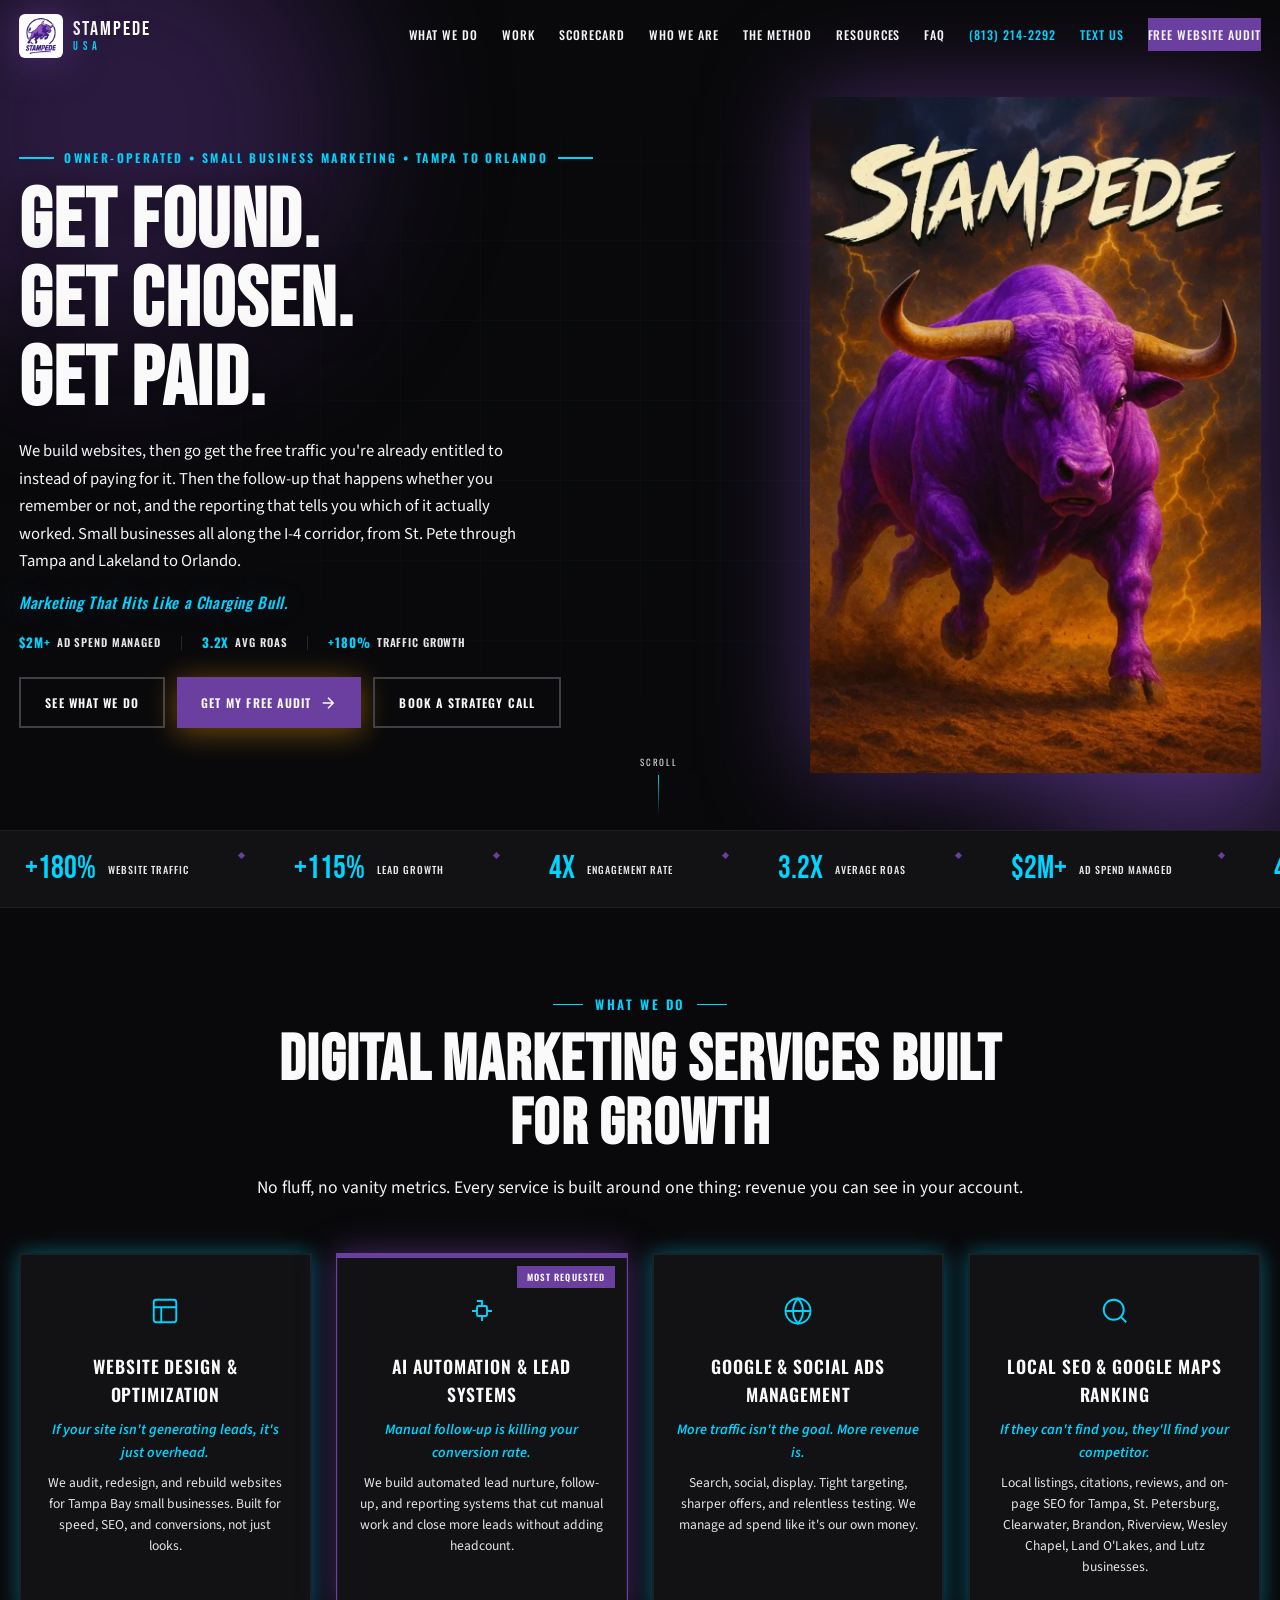
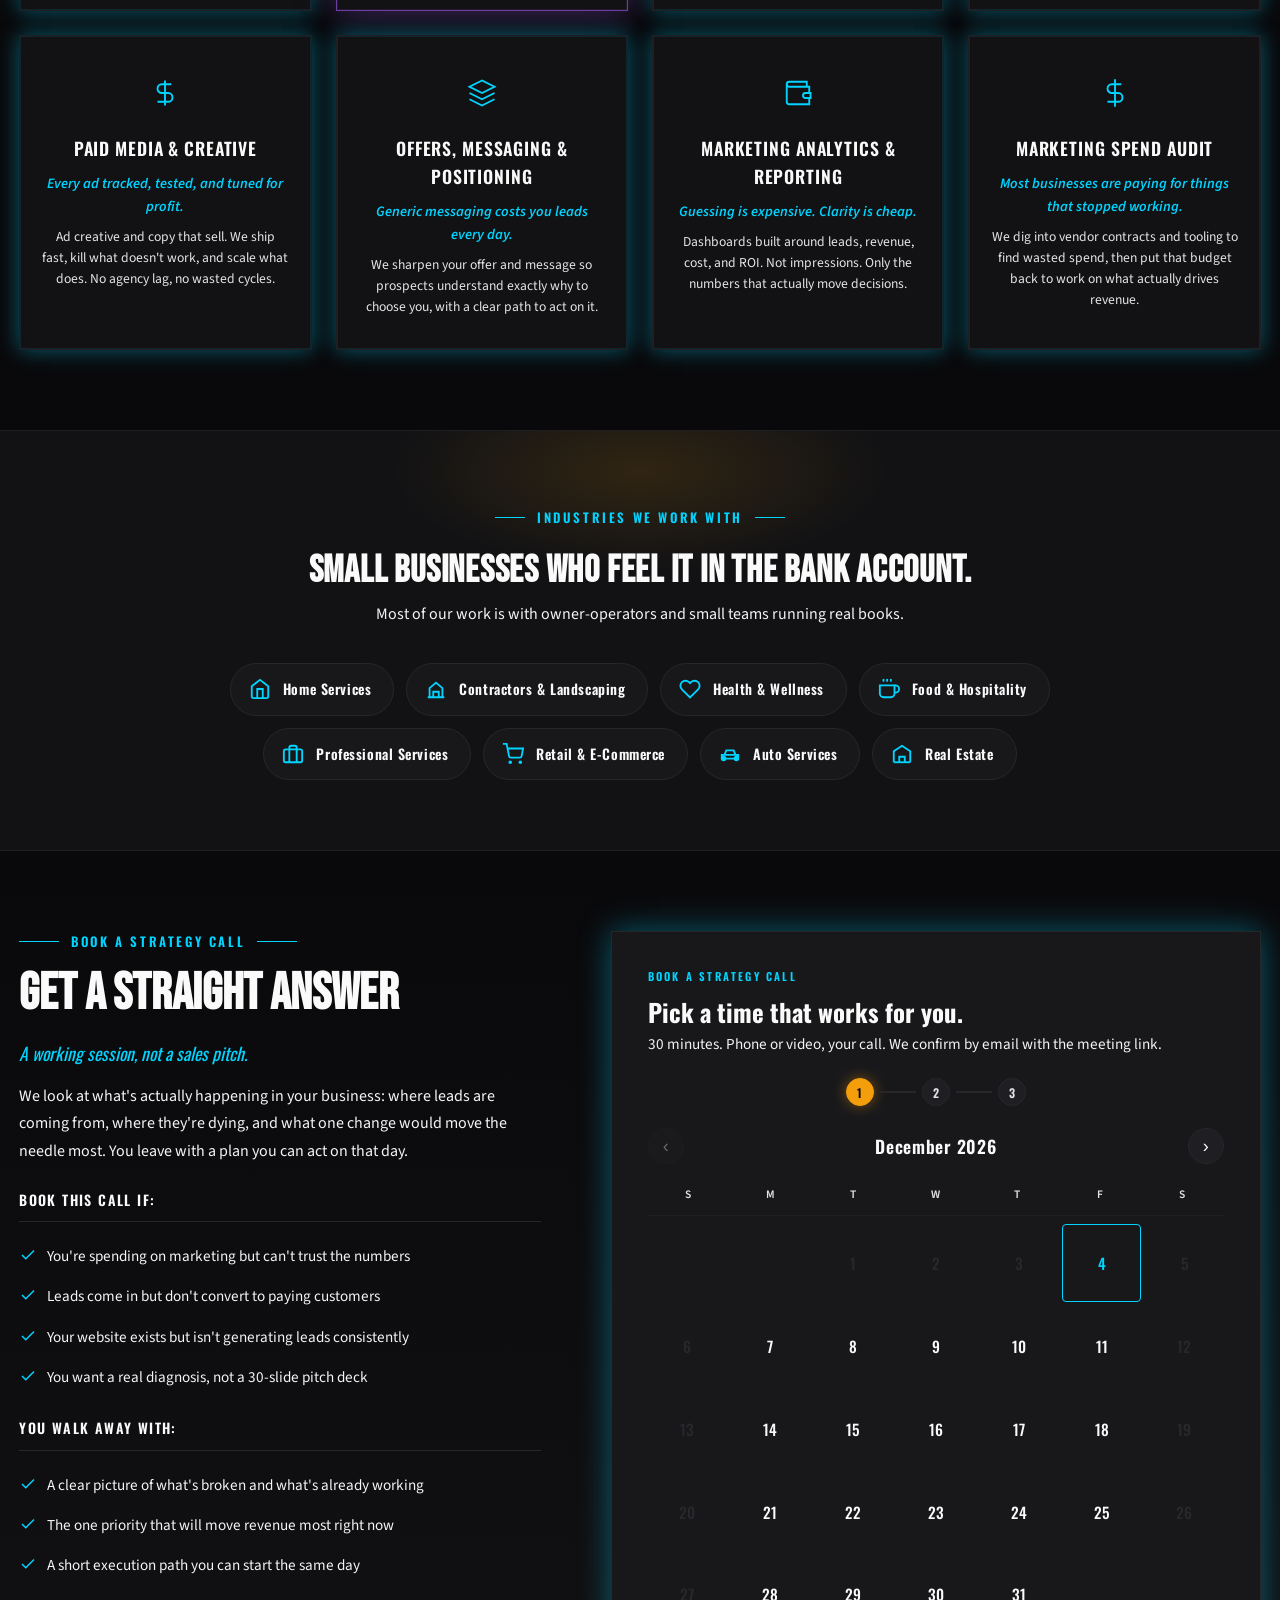
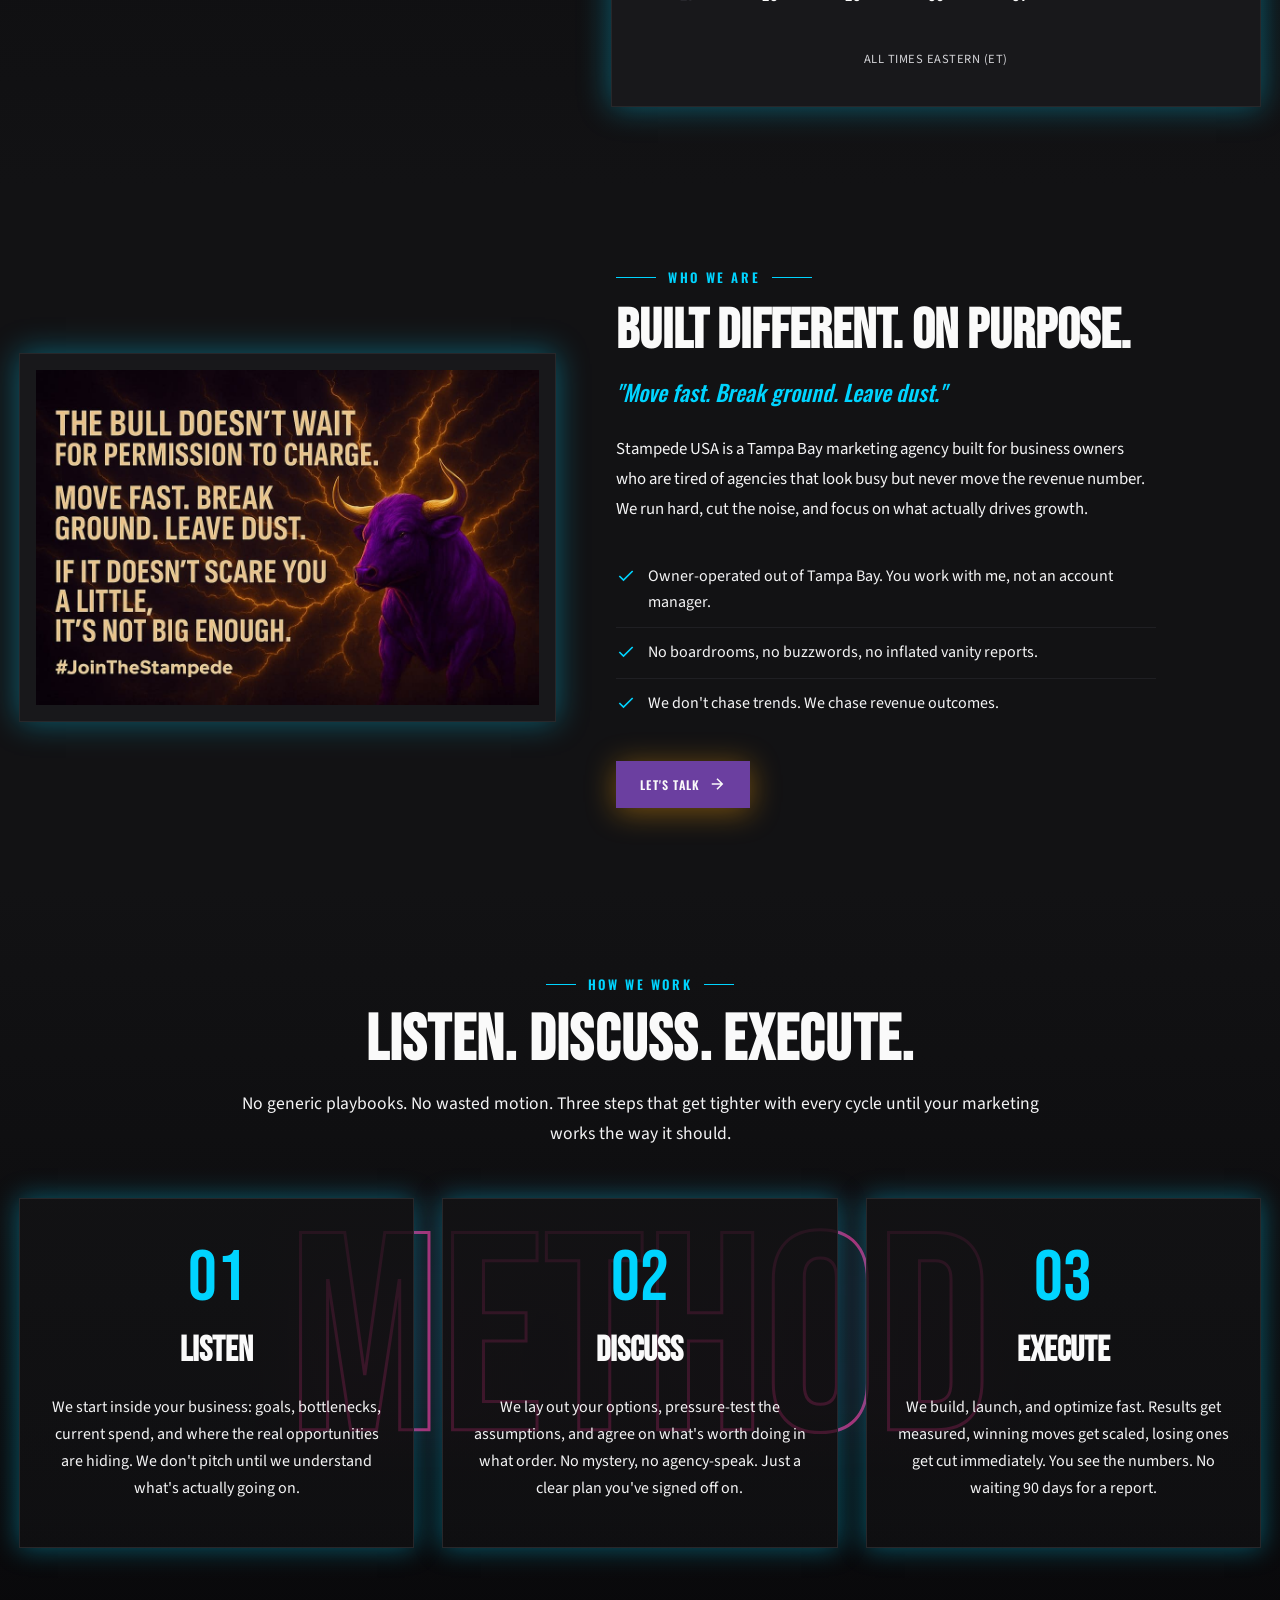
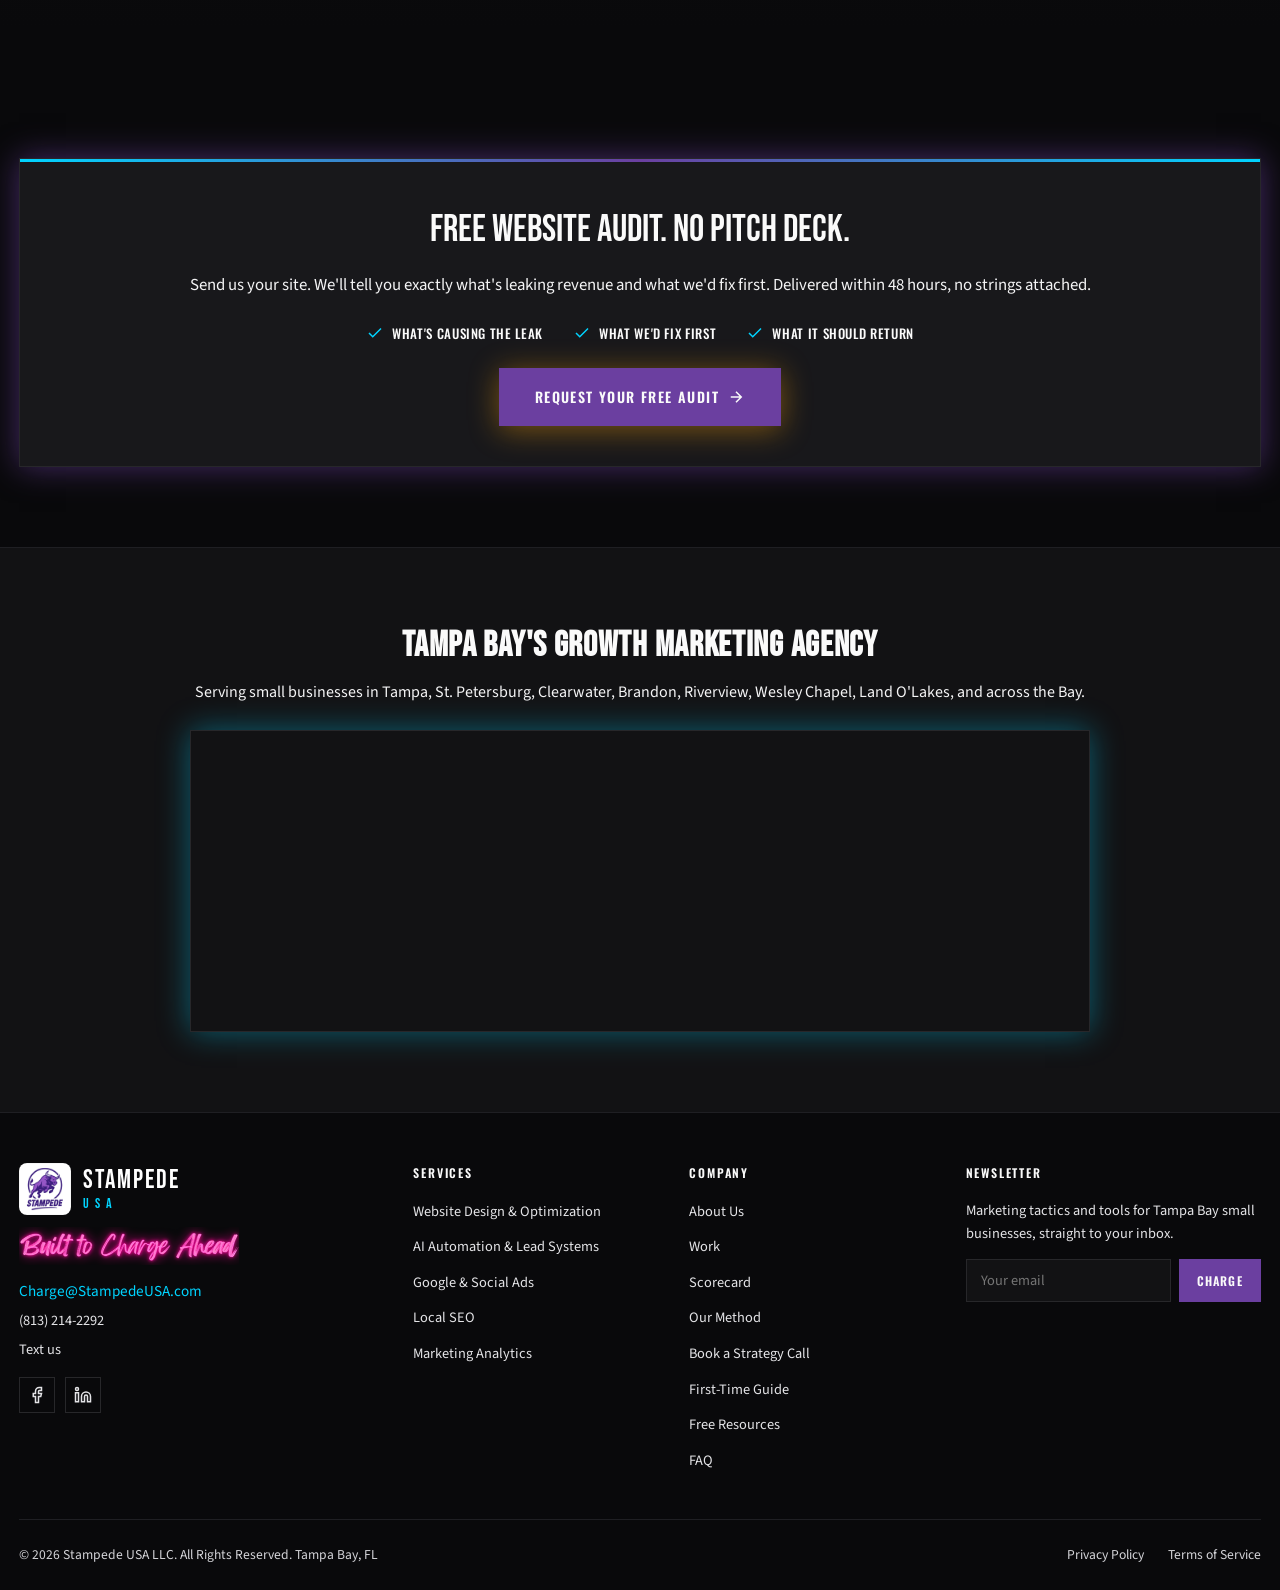
<file: index.html>
<!DOCTYPE html>
<html lang="en">
<head>
  <meta charset="UTF-8">
  <meta name="viewport" content="width=device-width, initial-scale=1.0">

  <!-- ═══════════════════════════════════════════════════════════
       SEO — TITLE & META
       Title: 56 chars, keyword-first, under 60-char cutoff
       Description: 158 chars, geo-specific, conversion-oriented
  ═══════════════════════════════════════════════════════════ -->
  <title>Stampede USA | Digital Marketing Agency Tampa</title>
  <meta name="description" content="Tampa Bay digital marketing agency. More leads, more revenue. Websites, paid ads, local SEO, and AI automation for Tampa Bay small businesses.">
  <meta name="robots" content="index, follow, max-snippet:-1, max-image-preview:large, max-video-preview:-1">
  <link rel="canonical" href="https://stampedeusa.com/">

  <!-- ═══════════════════════════════════════════════════════════
       OPEN GRAPH — Social sharing previews
  ═══════════════════════════════════════════════════════════ -->
  <meta property="og:type" content="website">
  <meta property="og:site_name" content="Stampede USA">
  <meta property="og:title" content="Stampede USA | Digital Marketing Agency Tampa">
  <meta property="og:description" content="Tampa Bay digital marketing agency. More leads, more revenue. Websites, paid ads, local SEO, and AI automation for Tampa Bay small businesses.">
  <meta property="og:url" content="https://stampedeusa.com/">
  <meta property="og:image" content="https://stampedeusa.com/assets/images/og-image.jpg">
  <meta property="og:image:width" content="1024">
  <meta property="og:image:height" content="1024">
  <meta name="twitter:card" content="summary_large_image">
  <meta name="twitter:title" content="Stampede USA | Digital Marketing Agency Tampa">
  <meta name="twitter:description" content="Tampa Bay digital marketing agency. More leads, more revenue. Websites, paid ads, local SEO, and AI automation for Tampa Bay small businesses.">
  <meta name="twitter:image" content="https://stampedeusa.com/assets/images/og-image.jpg">

  <!-- ═══════════════════════════════════════════════════════════
       SCHEMA MARKUP — LocalBusiness + Service + FAQPage
       Placed in <head> to ensure crawlability (not blocked by
       Squarespace's rendering pipeline)
  ═══════════════════════════════════════════════════════════ -->
  <script type="application/ld+json">
  {
    "@context": "https://schema.org",
    "@graph": [
      {
        "@type": "LocalBusiness",
        "@id": "https://stampedeusa.com/#business",
        "name": "Stampede USA",
        "description": "Digital marketing agency in Tampa Bay specializing in websites, paid ads, local SEO, and AI automation for small businesses.",
        "url": "https://stampedeusa.com",
        "telephone": "+18132142292",
        "email": "charge@stampedeusa.com",
        "logo": "https://stampedeusa.com/assets/images/favicon.png",
        "image": "https://stampedeusa.com/assets/images/og-image.jpg",
        "address": {
          "@type": "PostalAddress",
          "addressRegion": "FL",
          "addressCountry": "US"
        },
        "geo": {
          "@type": "GeoCoordinates",
          "latitude": 27.9506,
          "longitude": -82.4572
        },
        "areaServed": [
          "Tampa", "St. Petersburg", "Clearwater",
          "Brandon", "Riverview", "Wesley Chapel",
          "Land O'Lakes", "Lutz", "New Tampa", "Tampa Bay",
          "Plant City", "Lakeland", "Winter Haven", "Orlando", "I-4 Corridor"
        ],
        "serviceType": [
          "Digital Marketing",
          "Website Design",
          "Google Ads Management",
          "Local SEO",
          "AI Automation",
          "Paid Media",
          "Marketing Analytics"
        ],
        "priceRange": "$$",
        "currenciesAccepted": "USD",
        "openingHoursSpecification": {
          "@type": "OpeningHoursSpecification",
          "dayOfWeek": ["Monday","Tuesday","Wednesday","Thursday","Friday"],
          "opens": "09:00",
          "closes": "18:00"
        },
        "knowsAbout": [
          "Local SEO", "Google Business Profile optimization", "Google Ads",
          "Conversion rate optimization", "Lead generation", "Marketing automation",
          "Small business marketing", "Website design", "Marketing analytics"
        ],
        "hasOfferCatalog": {
          "@type": "OfferCatalog",
          "name": "Digital marketing services",
          "itemListElement": [
            {"@type":"Offer","itemOffered":{"@type":"Service","name":"Website Design & Optimization","description":"Audits, redesigns, and rebuilds engineered for speed, search visibility, and conversion rather than appearance alone.","serviceType":"Website Design","areaServed":"Tampa Bay, FL","provider":{"@id":"https://stampedeusa.com/#business"}}},
            {"@type":"Offer","itemOffered":{"@type":"Service","name":"AI Automation & Lead Systems","description":"Automated lead nurture, follow-up, and reporting so leads are not lost between the enquiry and the callback.","serviceType":"Marketing Automation","areaServed":"Tampa Bay, FL","provider":{"@id":"https://stampedeusa.com/#business"}}},
            {"@type":"Offer","itemOffered":{"@type":"Service","name":"Google & Social Ads Management","description":"Search, social, and display campaigns with tight targeting, sharper offers, and continuous testing.","serviceType":"Advertising","areaServed":"Tampa Bay, FL","provider":{"@id":"https://stampedeusa.com/#business"}}},
            {"@type":"Offer","itemOffered":{"@type":"Service","name":"Local SEO & Google Maps Ranking","description":"Google Business Profile optimization, citations, reviews, on-page SEO and schema for Tampa Bay service areas.","serviceType":"Local SEO","areaServed":"Tampa Bay, FL","provider":{"@id":"https://stampedeusa.com/#business"}}},
            {"@type":"Offer","itemOffered":{"@type":"Service","name":"Marketing Analytics & Reporting","description":"Dashboards built around leads, revenue, cost and ROI rather than impressions.","serviceType":"Marketing Analytics","areaServed":"Tampa Bay, FL","provider":{"@id":"https://stampedeusa.com/#business"}}},
            {"@type":"Offer","itemOffered":{"@type":"Service","name":"Marketing Retainer","description":"Ongoing marketing management, month-to-month after the first 90 days.","serviceType":"Digital Marketing","areaServed":"Tampa Bay, FL","provider":{"@id":"https://stampedeusa.com/#business"}}}
          ]
        },
        "makesOffer": {
          "@type": "Offer",
          "name": "Free website audit",
          "description": "A no-cost review of a business's website, ad accounts and Google Business Profile, delivered in a 30-minute working session.",
          "price": "0",
          "priceCurrency": "USD"
        },
        "sameAs": [
          "https://www.facebook.com/RunWithStampede",
          "https://www.linkedin.com/company/stampedeusa/"
        ]
      },
      {
        "@type": "WebSite",
        "@id": "https://stampedeusa.com/#website",
        "url": "https://stampedeusa.com",
        "name": "Stampede USA",
        "description": "Tampa Bay digital marketing agency",
        "inLanguage": "en-US",
        "publisher": {"@id": "https://stampedeusa.com/#business"}
      },
      {
        "@type": "WebPage",
        "@id": "https://stampedeusa.com/#webpage",
        "url": "https://stampedeusa.com",
        "name": "Stampede USA | Digital Marketing Agency Tampa",
        "isPartOf": {"@id": "https://stampedeusa.com/#website"},
        "about": {"@id": "https://stampedeusa.com/#business"},
        "description": "Tampa Bay digital marketing agency helping small businesses get more leads, revenue, and growth.",
        "breadcrumb": {
          "@type": "BreadcrumbList",
          "itemListElement": [{"@type": "ListItem", "position": 1, "name": "Home", "item": "https://stampedeusa.com"}]
        }
      }
    ]
  }
  </script>

  <!-- ═══════════════════════════════════════════════════════════
       PERFORMANCE — Font preconnect + preload
       Eliminates render-blocking font requests
  ═══════════════════════════════════════════════════════════ -->
  <link rel="preconnect" href="https://fonts.googleapis.com">
  <link rel="preconnect" href="https://fonts.gstatic.com" crossorigin>
  <link rel="preload" as="style" href="https://fonts.googleapis.com/css2?family=Bebas+Neue&family=Oswald:wght@400;500;600&family=Source+Sans+3:wght@400;600&display=swap">
  <link rel="stylesheet" href="https://fonts.googleapis.com/css2?family=Bebas+Neue&family=Oswald:wght@400;500;600&family=Source+Sans+3:wght@400;600&display=swap" media="print" onload="this.media='all'">
  <noscript><link rel="stylesheet" href="https://fonts.googleapis.com/css2?family=Bebas+Neue&family=Oswald:wght@400;500;600&family=Source+Sans+3:wght@400;600&display=swap"></noscript>

  <!-- FAVICON — replace with actual favicon files -->
  <link rel="alternate" type="text/plain" href="/llms.txt" title="Plain-text summary for language models">
  <link rel="icon" type="image/png" href="assets/images/favicon.png">
  <link rel="apple-touch-icon" href="assets/images/apple-touch-icon.png">

  <!-- STYLESHEET -->
  <link rel="stylesheet" href="css/style.css">

  <!-- ═══════════════════════════════════════════════════════════
       GOOGLE ANALYTICS 4 — G-9PWD1RL4FX
  ═══════════════════════════════════════════════════════════ -->
  <script async src="https://www.googletagmanager.com/gtag/js?id=G-9PWD1RL4FX"></script>
  <script>
    window.dataLayer = window.dataLayer || [];
    function gtag(){dataLayer.push(arguments);}
    gtag('js', new Date());
    gtag('config', 'G-9PWD1RL4FX');
  </script>
</head>
<body>

<!-- ═══════════════════════════════════════════════════════════════
     SKIP NAVIGATION — Accessibility / ADA (audit fix)
═══════════════════════════════════════════════════════════════ -->
<a href="#stmp-hero" class="skip-nav">Skip to main content</a>

<!-- ═══════════════════════════════════════════════════════════════
     NAVIGATION
     AUDIT FIX: Phone number added to nav (was footer-only)
     AUDIT FIX: Clean anchor links — no backtick syntax errors
═══════════════════════════════════════════════════════════════ -->
<nav id="stmp-nav" aria-label="Main navigation">
  <div class="stmp-nav-container">
    <a href="index.html" class="stmp-nav-logo" aria-label="Stampede USA Digital Marketing Agency in Tampa Bay">
      <img src="assets/images/favicon.png" alt="Stampede USA" width="44" height="44" loading="eager" style="height:44px;width:auto;">
      <span class="stmp-nav-logo-text">STAMPEDE <span>USA</span></span>
    </a>
    <ul class="stmp-nav-links" role="list">
      <li><a href="#stmp-services">What We Do</a></li>
      <li><a href="work.html">Work</a></li>
          <li><a href="scorecard.html">Scorecard</a></li>
      <li><a href="#stmp-about">Who We Are</a></li>
      <li><a href="#stmp-method">The Method</a></li>
      <li><a href="resources.html">Resources</a></li>
      <li><a href="faq.html">FAQ</a></li>
      <!-- AUDIT FIX: Phone in nav for local B2B buyers who prefer to call -->
      <li><a href="tel:+18132142292" class="stmp-nav-phone" aria-label="Call Stampede USA">(813) 214-2292</a></li>
      <li><a href="sms:+18132142292" class="stmp-nav-phone" aria-label="Text Stampede USA">Text us</a></li>
      <li><a href="#stmp-audit" class="stmp-nav-cta" id="navAuditBtn">Free Website Audit</a></li>
    </ul>
    <button class="stmp-nav-toggle" id="stmpNavToggle" aria-label="Open navigation menu" aria-expanded="false" aria-controls="stmp-mobile-menu">
      <span></span><span></span><span></span>
    </button>
  </div>
</nav>

<!-- MOBILE MENU -->
<div id="stmp-mobile-menu" role="dialog" aria-modal="true" aria-label="Navigation menu">
  <button class="stmp-mobile-menu-close" id="stmpMobileClose" aria-label="Close navigation menu">&times;</button>
  <div class="stmp-mobile-menu-cta"><a href="#stmp-audit" class="mobileAuditBtn">Free Website Audit</a></div>
  <ul class="stmp-mobile-menu-links" role="list">
    <li><a href="#stmp-services">What We Do</a></li>
    <li><a href="work.html">Work</a></li>
          <li><a href="scorecard.html">Scorecard</a></li>
    <li><a href="#stmp-about">Who We Are</a></li>
    <li><a href="#stmp-method">The Method</a></li>
    <li><a href="resources.html">Resources</a></li>
    <li><a href="faq.html">FAQ</a></li>
    <li><a href="tel:+18132142292">(813) 214-2292</a></li>
    <li><a href="sms:+18132142292">Text us</a></li>
    <li><a href="#stmp-strategy">Contact Us</a></li>
  </ul>
</div>

<!-- ═══════════════════════════════════════════════════════════════
     HERO
     SEO: H1 targets "digital marketing agency Tampa"
     LCP: fetchpriority=high on WebP hero image
     CLS: explicit width/height on all images
═══════════════════════════════════════════════════════════════ -->
<main id="main-content">
<section id="stmp-hero" aria-label="Stampede USA Digital Marketing Agency in Tampa Bay">
  <div class="stmp-hero-grid" aria-hidden="true"></div>
  <div class="stmp-hero-orb stmp-hero-orb-1" aria-hidden="true"></div>
  <div class="stmp-hero-orb stmp-hero-orb-2" aria-hidden="true"></div>
  <div class="stmp-hero-orb stmp-hero-orb-3" aria-hidden="true"></div>
  <div class="stmp-hero-container">
    <div class="stmp-hero-content">
      <div class="stmp-hero-kicker">Owner-operated &bull; Small business marketing &bull; Tampa to Orlando</div>
      <h1 class="stmp-hero-headline">
        <span>Get found.</span>
        <span>Get chosen.</span>
        <span>Get paid.</span>
      </h1>
      <p class="stmp-hero-sub">We build websites, then go get the free traffic you're already entitled to instead of paying for it. Then the follow-up that happens whether you remember or not, and the reporting that tells you which of it actually worked. Small businesses all along the I-4 corridor, from St. Pete through Tampa and Lakeland to Orlando.</p>
      <p class="stmp-hero-tagline">Marketing That Hits Like a Charging Bull.</p>
      <div class="stmp-hero-proof" aria-label="Agency results at a glance">
        <div class="stmp-hero-proof-item"><strong>$2M+</strong> Ad Spend Managed</div>
        <div class="stmp-hero-proof-divider" aria-hidden="true"></div>
        <div class="stmp-hero-proof-item"><strong>3.2x</strong> Avg ROAS</div>
        <div class="stmp-hero-proof-divider" aria-hidden="true"></div>
        <div class="stmp-hero-proof-item"><strong>+180%</strong> Traffic Growth</div>
      </div>
      <div class="stmp-hero-buttons">
        <a href="#stmp-services" class="stmp-btn stmp-btn-secondary">See What We Do</a>
        <a href="#stmp-audit" class="stmp-btn stmp-btn-primary audit-trigger">
          Get My Free Audit
          <svg class="stmp-btn-arrow" width="18" height="18" viewBox="0 0 24 24" fill="none" stroke="currentColor" stroke-width="2" aria-hidden="true"><path d="M5 12h14M12 5l7 7-7 7"/></svg>
        </a>
        <a href="#stmp-strategy" class="stmp-btn stmp-btn-secondary">Book a Strategy Call</a>
      </div>
    </div>
    <div class="stmp-hero-visual" aria-hidden="true">
      <div class="stmp-hero-ring"></div>
      <div class="stmp-hero-ring stmp-hero-ring-2"></div>
      <img
        class="stmp-hero-bull"
        src="assets/images/bull.webp"
        alt="Stampede bull charging forward"
        width="460"
        height="690"
        fetchpriority="high"
        decoding="async">
    </div>
  </div>
  <div class="stmp-hero-scroll" aria-hidden="true">
    <span>Scroll</span>
    <div class="stmp-scroll-line"></div>
  </div>
</section>

<!-- MARQUEE: stats ticker -->
<div id="stmp-marquee" aria-label="Key agency performance metrics" role="region">
  <div class="stmp-marquee-track" aria-hidden="true">
    <div class="stmp-marquee-content">
      <div class="stmp-marquee-item"><span class="number">+180%</span><span class="label">Website Traffic</span></div><div class="stmp-marquee-divider"></div>
      <div class="stmp-marquee-item"><span class="number">+115%</span><span class="label">Lead Growth</span></div><div class="stmp-marquee-divider"></div>
      <div class="stmp-marquee-item"><span class="number">4x</span><span class="label">Engagement Rate</span></div><div class="stmp-marquee-divider"></div>
      <div class="stmp-marquee-item"><span class="number">3.2x</span><span class="label">Average ROAS</span></div><div class="stmp-marquee-divider"></div>
      <div class="stmp-marquee-item"><span class="number">$2M+</span><span class="label">Ad Spend Managed</span></div><div class="stmp-marquee-divider"></div>
      <div class="stmp-marquee-item"><span class="number">47%</span><span class="label">Avg Cost Reduction</span></div><div class="stmp-marquee-divider"></div>
      <div class="stmp-marquee-item"><span class="number">365</span><span class="label">Days Per Year</span></div><div class="stmp-marquee-divider"></div>
    </div>
    <div class="stmp-marquee-content" aria-hidden="true">
      <div class="stmp-marquee-item"><span class="number">+180%</span><span class="label">Website Traffic</span></div><div class="stmp-marquee-divider"></div>
      <div class="stmp-marquee-item"><span class="number">+115%</span><span class="label">Lead Growth</span></div><div class="stmp-marquee-divider"></div>
      <div class="stmp-marquee-item"><span class="number">4x</span><span class="label">Engagement Rate</span></div><div class="stmp-marquee-divider"></div>
      <div class="stmp-marquee-item"><span class="number">3.2x</span><span class="label">Average ROAS</span></div><div class="stmp-marquee-divider"></div>
      <div class="stmp-marquee-item"><span class="number">$2M+</span><span class="label">Ad Spend Managed</span></div><div class="stmp-marquee-divider"></div>
      <div class="stmp-marquee-item"><span class="number">47%</span><span class="label">Avg Cost Reduction</span></div><div class="stmp-marquee-divider"></div>
      <div class="stmp-marquee-item"><span class="number">365</span><span class="label">Days Per Year</span></div><div class="stmp-marquee-divider"></div>
    </div>
  </div>
</div>

<!-- ═══════════════════════════════════════════════════════════════
     SERVICES
     AUDIT FIX: AI Automation moved to position 2 — it's the
     actual market differentiator. No other local agency leads with it.
     H2 + H3 heading hierarchy clean throughout.
═══════════════════════════════════════════════════════════════ -->
<section id="stmp-services" class="stmp-section" aria-labelledby="services-heading">
  <div class="stmp-container">
    <div class="stmp-section-header stmp-reveal">
      <div class="stmp-section-tag">What We Do</div>
      <h2 class="stmp-section-title" id="services-heading">Digital Marketing Services Built for Growth</h2>
      <p class="stmp-section-sub">No fluff, no vanity metrics. Every service is built around one thing: revenue you can see in your account.</p>
    </div>
    <div class="stmp-services-grid">

      <article class="stmp-service-card stmp-reveal">
        <div class="stmp-service-icon" aria-hidden="true"><svg viewBox="0 0 24 24" fill="none" stroke="currentColor"><rect x="3" y="3" width="18" height="18" rx="2"/><path d="M3 9h18M9 21V9"/></svg></div>
        <h3 class="stmp-service-title">Website Design &amp; Optimization</h3>
        <p class="stmp-service-hook">If your site isn't generating leads, it's just overhead.</p>
        <p class="stmp-service-desc">We audit, redesign, and rebuild websites for Tampa Bay small businesses. Built for speed, SEO, and conversions, not just looks.</p>
      </article>

      <!-- AUDIT FIX: AI Automation promoted to #2 — genuine market differentiator -->
      <article class="stmp-service-card stmp-service-card--featured stmp-reveal stmp-reveal-delay-1">
        <div class="stmp-service-featured-badge">Most Requested</div>
        <div class="stmp-service-icon" aria-hidden="true"><svg viewBox="0 0 24 24" fill="none" stroke="currentColor"><path d="M12 8V4H8"/><rect x="8" y="8" width="8" height="8" rx="1"/><path d="M4 12h4M16 12h4M12 16v4"/></svg></div>
        <h3 class="stmp-service-title">AI Automation &amp; Lead Systems</h3>
        <p class="stmp-service-hook">Manual follow-up is killing your conversion rate.</p>
        <p class="stmp-service-desc">We build automated lead nurture, follow-up, and reporting systems that cut manual work and close more leads without adding headcount.</p>
      </article>

      <article class="stmp-service-card stmp-reveal stmp-reveal-delay-2">
        <div class="stmp-service-icon" aria-hidden="true"><svg viewBox="0 0 24 24" fill="none" stroke="currentColor"><circle cx="12" cy="12" r="10"/><path d="M2 12h20M12 2a15.3 15.3 0 0 1 4 10 15.3 15.3 0 0 1-4 10 15.3 15.3 0 0 1-4-10 15.3 15.3 0 0 1 4-10z"/></svg></div>
        <h3 class="stmp-service-title">Google &amp; Social Ads Management</h3>
        <p class="stmp-service-hook">More traffic isn't the goal. More revenue is.</p>
        <p class="stmp-service-desc">Search, social, display. Tight targeting, sharper offers, and relentless testing. We manage ad spend like it's our own money.</p>
      </article>

      <article class="stmp-service-card stmp-reveal stmp-reveal-delay-3">
        <div class="stmp-service-icon" aria-hidden="true"><svg viewBox="0 0 24 24" fill="none" stroke="currentColor"><circle cx="11" cy="11" r="8"/><path d="m21 21-4.35-4.35"/></svg></div>
        <h3 class="stmp-service-title">Local SEO &amp; Google Maps Ranking</h3>
        <p class="stmp-service-hook">If they can't find you, they'll find your competitor.</p>
        <p class="stmp-service-desc">Local listings, citations, reviews, and on-page SEO for Tampa, St. Petersburg, Clearwater, Brandon, Riverview, Wesley Chapel, Land O'Lakes, and Lutz businesses.</p>
      </article>

      <article class="stmp-service-card stmp-reveal">
        <div class="stmp-service-icon" aria-hidden="true"><svg viewBox="0 0 24 24" fill="none" stroke="currentColor"><path d="M12 2v20M17 5H9.5a3.5 3.5 0 0 0 0 7h5a3.5 3.5 0 0 1 0 7H6"/></svg></div>
        <h3 class="stmp-service-title">Paid Media &amp; Creative</h3>
        <p class="stmp-service-hook">Every ad tracked, tested, and tuned for profit.</p>
        <p class="stmp-service-desc">Ad creative and copy that sell. We ship fast, kill what doesn't work, and scale what does. No agency lag, no wasted cycles.</p>
      </article>

      <article class="stmp-service-card stmp-reveal stmp-reveal-delay-1">
        <div class="stmp-service-icon" aria-hidden="true"><svg viewBox="0 0 24 24" fill="none" stroke="currentColor"><polygon points="12 2 2 7 12 12 22 7 12 2"/><polyline points="2 17 12 22 22 17"/><polyline points="2 12 12 17 22 12"/></svg></div>
        <h3 class="stmp-service-title">Offers, Messaging &amp; Positioning</h3>
        <p class="stmp-service-hook">Generic messaging costs you leads every day.</p>
        <p class="stmp-service-desc">We sharpen your offer and message so prospects understand exactly why to choose you, with a clear path to act on it.</p>
      </article>

      <article class="stmp-service-card stmp-reveal stmp-reveal-delay-2">
        <div class="stmp-service-icon" aria-hidden="true"><svg viewBox="0 0 24 24" fill="none" stroke="currentColor"><path d="M21 12V7H5a2 2 0 0 1 0-4h14v4"/><path d="M3 5v14a2 2 0 0 0 2 2h16v-5"/><path d="M18 12a2 2 0 0 0 0 4h4v-4Z"/></svg></div>
        <h3 class="stmp-service-title">Marketing Analytics &amp; Reporting</h3>
        <p class="stmp-service-hook">Guessing is expensive. Clarity is cheap.</p>
        <p class="stmp-service-desc">Dashboards built around leads, revenue, cost, and ROI. Not impressions. Only the numbers that actually move decisions.</p>
      </article>

      <article class="stmp-service-card stmp-reveal stmp-reveal-delay-3">
        <div class="stmp-service-icon" aria-hidden="true"><svg viewBox="0 0 24 24" fill="none" stroke="currentColor"><line x1="12" y1="1" x2="12" y2="23"/><path d="M17 5H9.5a3.5 3.5 0 0 0 0 7h5a3.5 3.5 0 0 1 0 7H6"/></svg></div>
        <h3 class="stmp-service-title">Marketing Spend Audit</h3>
        <p class="stmp-service-hook">Most businesses are paying for things that stopped working.</p>
        <p class="stmp-service-desc">We dig into vendor contracts and tooling to find wasted spend, then put that budget back to work on what actually drives revenue.</p>
      </article>

    </div>
  </div>
</section>

<!-- ═══════════════════════════════════════════════════════════════
     INDUSTRIES WE WORK WITH
═══════════════════════════════════════════════════════════════ -->
<section id="stmp-industries" class="stmp-industries-section" aria-labelledby="industries-heading">
  <div class="stmp-container">
    <div class="stmp-industries-head stmp-reveal">
      <div class="stmp-section-tag">Industries We Work With</div>
      <h2 class="stmp-industries-title" id="industries-heading">Small businesses who feel it in the bank account.</h2>
      <p class="stmp-industries-sub">Most of our work is with owner-operators and small teams running real books.</p>
    </div>
    <div class="stmp-industries-grid stmp-reveal">
      <div class="stmp-industry-tile">
        <svg viewBox="0 0 24 24" fill="none" stroke="currentColor" stroke-width="2" aria-hidden="true"><path d="M3 9l9-7 9 7v11a2 2 0 0 1-2 2H5a2 2 0 0 1-2-2z"/><polyline points="9 22 9 12 15 12 15 22"/></svg>
        <span>Home Services</span>
      </div>
      <div class="stmp-industry-tile">
        <svg viewBox="0 0 24 24" fill="none" stroke="currentColor" stroke-width="2" aria-hidden="true"><path d="M3 21h18M5 21V11l7-6 7 6v10"/><path d="M9 21v-6h6v6"/></svg>
        <span>Contractors &amp; Landscaping</span>
      </div>
      <div class="stmp-industry-tile">
        <svg viewBox="0 0 24 24" fill="none" stroke="currentColor" stroke-width="2" aria-hidden="true"><path d="M20.84 4.61a5.5 5.5 0 0 0-7.78 0L12 5.67l-1.06-1.06a5.5 5.5 0 0 0-7.78 7.78l1.06 1.06L12 21.23l7.78-7.78 1.06-1.06a5.5 5.5 0 0 0 0-7.78z"/></svg>
        <span>Health &amp; Wellness</span>
      </div>
      <div class="stmp-industry-tile">
        <svg viewBox="0 0 24 24" fill="none" stroke="currentColor" stroke-width="2" aria-hidden="true"><path d="M18 8h1a4 4 0 0 1 0 8h-1"/><path d="M2 8h16v9a4 4 0 0 1-4 4H6a4 4 0 0 1-4-4z"/><line x1="6" y1="1" x2="6" y2="4"/><line x1="10" y1="1" x2="10" y2="4"/><line x1="14" y1="1" x2="14" y2="4"/></svg>
        <span>Food &amp; Hospitality</span>
      </div>
      <div class="stmp-industry-tile">
        <svg viewBox="0 0 24 24" fill="none" stroke="currentColor" stroke-width="2" aria-hidden="true"><rect x="2" y="7" width="20" height="14" rx="2"/><path d="M16 21V5a2 2 0 0 0-2-2h-4a2 2 0 0 0-2 2v16"/></svg>
        <span>Professional Services</span>
      </div>
      <div class="stmp-industry-tile">
        <svg viewBox="0 0 24 24" fill="none" stroke="currentColor" stroke-width="2" aria-hidden="true"><circle cx="9" cy="21" r="1"/><circle cx="20" cy="21" r="1"/><path d="M1 1h4l2.68 13.39a2 2 0 0 0 2 1.61h9.72a2 2 0 0 0 2-1.61L23 6H6"/></svg>
        <span>Retail &amp; E-Commerce</span>
      </div>
      <div class="stmp-industry-tile">
        <svg viewBox="0 0 24 24" fill="none" stroke="currentColor" stroke-width="2" aria-hidden="true"><path d="M7 17h10M6 13l2-5h8l2 5M7 17a2 2 0 1 1-4 0 2 2 0 0 1 4 0zM21 17a2 2 0 1 1-4 0 2 2 0 0 1 4 0zM3 13h18v4H3z"/></svg>
        <span>Auto Services</span>
      </div>
      <div class="stmp-industry-tile">
        <svg viewBox="0 0 24 24" fill="none" stroke="currentColor" stroke-width="2" aria-hidden="true"><path d="M3 21V9l9-6 9 6v12"/><path d="M9 21v-6h6v6"/><path d="M3 21h18"/></svg>
        <span>Real Estate</span>
      </div>
    </div>
  </div>
</section>

<!-- ═══════════════════════════════════════════════════════════════
     STRATEGY CALL
     AUDIT FIX: Acuity iframe lazy-loaded via IntersectionObserver
     in main.js — eliminates LCP drag for users who never scroll here
═══════════════════════════════════════════════════════════════ -->
<section id="stmp-strategy" class="stmp-section" aria-labelledby="strategy-heading">
  <div class="stmp-container">
    <div class="stmp-strategy-layout">
      <div class="stmp-strategy-content stmp-reveal">
        <div class="stmp-strategy-tag">Book a Strategy Call</div>
        <h2 class="stmp-strategy-title" id="strategy-heading">Get a Straight Answer</h2>
        <p class="stmp-strategy-subtitle">A working session, not a sales pitch.</p>
        <p class="stmp-strategy-text">We look at what's actually happening in your business: where leads are coming from, where they're dying, and what one change would move the needle most. You leave with a plan you can act on that day.</p>
        <div class="stmp-strategy-list">
          <h3 class="stmp-list-heading">Book This Call If:</h3>
          <ul>
            <li><svg class="icon" width="18" height="18" viewBox="0 0 24 24" fill="none" stroke="currentColor" stroke-width="2" aria-hidden="true"><polyline points="20 6 9 17 4 12"/></svg>You're spending on marketing but can't trust the numbers</li>
            <li><svg class="icon" width="18" height="18" viewBox="0 0 24 24" fill="none" stroke="currentColor" stroke-width="2" aria-hidden="true"><polyline points="20 6 9 17 4 12"/></svg>Leads come in but don't convert to paying customers</li>
            <li><svg class="icon" width="18" height="18" viewBox="0 0 24 24" fill="none" stroke="currentColor" stroke-width="2" aria-hidden="true"><polyline points="20 6 9 17 4 12"/></svg>Your website exists but isn't generating leads consistently</li>
            <li><svg class="icon" width="18" height="18" viewBox="0 0 24 24" fill="none" stroke="currentColor" stroke-width="2" aria-hidden="true"><polyline points="20 6 9 17 4 12"/></svg>You want a real diagnosis, not a 30-slide pitch deck</li>
          </ul>
        </div>
        <div class="stmp-strategy-list">
          <h3 class="stmp-list-heading">You Walk Away With:</h3>
          <ul>
            <li><svg class="icon" width="18" height="18" viewBox="0 0 24 24" fill="none" stroke="currentColor" stroke-width="2" aria-hidden="true"><polyline points="20 6 9 17 4 12"/></svg>A clear picture of what's broken and what's already working</li>
            <li><svg class="icon" width="18" height="18" viewBox="0 0 24 24" fill="none" stroke="currentColor" stroke-width="2" aria-hidden="true"><polyline points="20 6 9 17 4 12"/></svg>The one priority that will move revenue most right now</li>
            <li><svg class="icon" width="18" height="18" viewBox="0 0 24 24" fill="none" stroke="currentColor" stroke-width="2" aria-hidden="true"><polyline points="20 6 9 17 4 12"/></svg>A short execution path you can start the same day</li>
          </ul>
        </div>
      </div>
      <!-- SCHEDULER (calendar picker + time slot + contact form) -->
      <div class="stmp-scheduler stmp-reveal stmp-reveal-delay-1" id="stmpScheduler">
        <div class="stmp-sched-card">

          <div class="stmp-sched-header">
            <div class="stmp-modal-eyebrow">Book a Strategy Call</div>
            <h3 class="stmp-sched-title" id="schedHeadline">Pick a time that works for you.</h3>
            <p class="stmp-sched-sub" id="schedSub">30 minutes. Phone or video, your call. We confirm by email with the meeting link.</p>
          </div>

          <div class="stmp-sched-progress" aria-hidden="true">
            <span class="stmp-sched-step-dot is-active" data-dot="1">1</span>
            <span class="stmp-sched-step-line"></span>
            <span class="stmp-sched-step-dot" data-dot="2">2</span>
            <span class="stmp-sched-step-line"></span>
            <span class="stmp-sched-step-dot" data-dot="3">3</span>
          </div>

          <!-- STEP 1: CALENDAR -->
          <div class="stmp-sched-step" data-step="calendar">
            <div class="stmp-cal-controls">
              <button type="button" class="stmp-cal-nav" id="stmpCalPrev" aria-label="Previous month">&#8249;</button>
              <div class="stmp-cal-title" id="stmpCalTitle" aria-live="polite">Month Year</div>
              <button type="button" class="stmp-cal-nav" id="stmpCalNext" aria-label="Next month">&#8250;</button>
            </div>
            <div class="stmp-cal-dow" aria-hidden="true">
              <span>S</span><span>M</span><span>T</span><span>W</span><span>T</span><span>F</span><span>S</span>
            </div>
            <div class="stmp-cal-grid" id="stmpCalGrid" role="grid"></div>
            <p class="stmp-sched-tz">All times Eastern (ET)</p>
          </div>

          <!-- STEP 2: TIME SLOTS -->
          <div class="stmp-sched-step" data-step="time" hidden>
            <button type="button" class="stmp-sched-back" data-back="calendar">&#8249; Back to calendar</button>
            <div class="stmp-sched-picked">
              Available on <strong id="stmpTimeDateLabel">a day you pick</strong>
            </div>
            <div class="stmp-time-grid" id="stmpTimeGrid" role="list"></div>
          </div>

          <!-- STEP 3: CONTACT FORM -->
          <div class="stmp-sched-step" data-step="form" hidden>
            <button type="button" class="stmp-sched-back" data-back="time">&#8249; Change time</button>
            <div class="stmp-sched-picked">
              Booking <strong id="stmpFormWhenLabel">the time you picked</strong>
            </div>
            <form id="strategyCallForm" class="stmp-modal-form" novalidate>
              <input type="text" name="contact_ref" tabindex="-1" autocomplete="off" aria-hidden="true" class="stmp-alt-field">
              <input type="hidden" name="window1" id="scWindow1">

              <div class="stmp-form-row">
                <div class="stmp-form-group">
                  <label for="scFirstName">First Name <span aria-hidden="true">*</span></label>
                  <input type="text" id="scFirstName" name="firstName" required autocomplete="given-name" placeholder="Jane">
                </div>
                <div class="stmp-form-group">
                  <label for="scLastName">Last Name</label>
                  <input type="text" id="scLastName" name="lastName" autocomplete="family-name" placeholder="Smith">
                </div>
              </div>

              <div class="stmp-form-group">
                <label for="scEmail">Email <span aria-hidden="true">*</span></label>
                <input type="email" id="scEmail" name="email" required autocomplete="email" placeholder="jane@yourbusiness.com">
              </div>

              <div class="stmp-form-group">
                <label for="scPhone">Phone <span aria-hidden="true">*</span></label>
                <input type="tel" id="scPhone" name="phone" required autocomplete="tel" placeholder="(813) 555-0100">
              </div>

              <div class="stmp-form-group">
                <label for="scBusiness">Business or Website</label>
                <input type="text" id="scBusiness" name="business" autocomplete="organization" placeholder="Your business or website URL">
              </div>

              <div class="stmp-form-group">
                <label for="scNote">What should we look at first?</label>
                <textarea id="scNote" name="note" rows="3" placeholder="Google Ads not converting, new site plans, local SEO stuck, whatever's bugging you."></textarea>
              </div>

              <p class="stmp-form-privacy">We respect your privacy. <a href="privacy-policy.html">Privacy Policy</a></p>
              <button type="submit" class="stmp-form-submit" id="scSubmitBtn">
                Confirm the call &rarr;
              </button>
            </form>
          </div>

          <!-- SUCCESS VIEW -->
          <div class="stmp-sched-step" data-step="success" hidden>
            <div class="stmp-modal-success">
              <div class="stmp-success-icon" aria-hidden="true">&#10003;</div>
              <h3>You're booked.</h3>
              <p>We'll email you shortly at the address you provided to confirm <strong id="stmpSuccessWhen">your call</strong> and send the meeting link plus anything else we need before we jump on.</p>
              <p class="stmp-sched-success-sub">If anything changes, call <a href="tel:+18132142292">(813) 214-2292</a> or <a href="sms:+18132142292">text us</a>.</p>
            </div>
          </div>

        </div>
      </div>
    </div>
  </div>
</section>

<!-- ABOUT -->
<section id="stmp-about" class="stmp-section" aria-labelledby="about-heading">
  <div class="stmp-container">
    <div class="stmp-about-layout">
      <div class="stmp-about-visual stmp-reveal">
        <div class="stmp-about-image-wrapper">
          <img
            src="assets/images/creed.jpg"
            alt="Stampede USA agency creed. Move fast. Break ground. Leave dust."
            width="540"
            height="360"
            loading="lazy">
        </div>
      </div>
      <div class="stmp-about-content stmp-reveal stmp-reveal-delay-1">
        <div class="stmp-about-tag">Who We Are</div>
        <h2 class="stmp-about-title" id="about-heading">Built Different. On Purpose.</h2>
        <p class="stmp-about-creed">"Move fast. Break ground. Leave dust."</p>
        <p class="stmp-about-text">Stampede USA is a Tampa Bay marketing agency built for business owners who are tired of agencies that look busy but never move the revenue number. We run hard, cut the noise, and focus on what actually drives growth.</p>
        <ul class="stmp-about-list">
          <li><svg class="check" width="20" height="20" viewBox="0 0 24 24" fill="none" stroke="currentColor" stroke-width="2" aria-hidden="true"><polyline points="20 6 9 17 4 12"/></svg>Owner-operated out of Tampa Bay. You work with me, not an account manager.</li>
          <li><svg class="check" width="20" height="20" viewBox="0 0 24 24" fill="none" stroke="currentColor" stroke-width="2" aria-hidden="true"><polyline points="20 6 9 17 4 12"/></svg>No boardrooms, no buzzwords, no inflated vanity reports.</li>
          <li><svg class="check" width="20" height="20" viewBox="0 0 24 24" fill="none" stroke="currentColor" stroke-width="2" aria-hidden="true"><polyline points="20 6 9 17 4 12"/></svg>We don't chase trends. We chase revenue outcomes.</li>
        </ul>
        <a href="#stmp-strategy" class="stmp-btn stmp-btn-primary">
          Let's Talk
          <svg class="stmp-btn-arrow" width="18" height="18" viewBox="0 0 24 24" fill="none" stroke="currentColor" stroke-width="2" aria-hidden="true"><path d="M5 12h14M12 5l7 7-7 7"/></svg>
        </a>
      </div>
    </div>
  </div>
</section>

<!-- METHOD -->
<section id="stmp-method" class="stmp-section" aria-labelledby="method-heading">
  <div class="stmp-method-bg-text" aria-hidden="true">METHOD</div>
  <div class="stmp-container">
    <div class="stmp-section-header stmp-reveal">
      <div class="stmp-section-tag">How We Work</div>
      <h2 class="stmp-section-title" id="method-heading">Listen. Discuss. Execute.</h2>
      <p class="stmp-section-sub">No generic playbooks. No wasted motion. Three steps that get tighter with every cycle until your marketing works the way it should.</p>
    </div>
    <div class="stmp-method-grid">
      <div class="stmp-method-card stmp-reveal">
        <div class="stmp-method-number" aria-hidden="true">01</div>
        <h3 class="stmp-method-title">Listen</h3>
        <p class="stmp-method-desc">We start inside your business: goals, bottlenecks, current spend, and where the real opportunities are hiding. We don't pitch until we understand what's actually going on.</p>
      </div>
      <div class="stmp-method-card stmp-reveal stmp-reveal-delay-1">
        <div class="stmp-method-number" aria-hidden="true">02</div>
        <h3 class="stmp-method-title">Discuss</h3>
        <p class="stmp-method-desc">We lay out your options, pressure-test the assumptions, and agree on what's worth doing in what order. No mystery, no agency-speak. Just a clear plan you've signed off on.</p>
      </div>
      <div class="stmp-method-card stmp-reveal stmp-reveal-delay-2">
        <div class="stmp-method-number" aria-hidden="true">03</div>
        <h3 class="stmp-method-title">Execute</h3>
        <p class="stmp-method-desc">We build, launch, and optimize fast. Results get measured, winning moves get scaled, losing ones get cut immediately. You see the numbers. No waiting 90 days for a report.</p>
      </div>
    </div>
  </div>
</section>

<!-- AUDIT CTA SECTION -->
<section id="stmp-results" class="stmp-section">
  <div class="stmp-container">
    <div class="stmp-audit-inline stmp-reveal" id="stmp-audit">
      <div class="stmp-audit-inline-title">Free Website Audit. No Pitch Deck.</div>
      <p class="stmp-audit-inline-sub">Send us your site. We'll tell you exactly what's leaking revenue and what we'd fix first. Delivered within 48 hours, no strings attached.</p>
      <div class="stmp-audit-features">
        <div class="stmp-audit-feature"><svg width="18" height="18" viewBox="0 0 24 24" fill="none" stroke="currentColor" stroke-width="2" aria-hidden="true"><polyline points="20 6 9 17 4 12"/></svg>What's causing the leak</div>
        <div class="stmp-audit-feature"><svg width="18" height="18" viewBox="0 0 24 24" fill="none" stroke="currentColor" stroke-width="2" aria-hidden="true"><polyline points="20 6 9 17 4 12"/></svg>What we'd fix first</div>
        <div class="stmp-audit-feature"><svg width="18" height="18" viewBox="0 0 24 24" fill="none" stroke="currentColor" stroke-width="2" aria-hidden="true"><polyline points="20 6 9 17 4 12"/></svg>What it should return</div>
      </div>
      <a href="#stmp-audit" class="stmp-btn stmp-btn-audit audit-trigger">
        Request Your Free Audit
        <svg class="stmp-btn-arrow" width="18" height="18" viewBox="0 0 24 24" fill="none" stroke="currentColor" stroke-width="2" aria-hidden="true"><path d="M5 12h14M12 5l7 7-7 7"/></svg>
      </a>
    </div>
  </div>
</section>

<!-- MAP
     AUDIT FIX: Lazy-loaded via IntersectionObserver in main.js
     eliminates eager Google Maps iframe performance hit
-->
<section id="stmp-map" aria-label="Stampede USA location in Tampa Bay">
  <div class="stmp-container">
    <div class="stmp-section-header" style="margin-bottom:24px;max-width:960px">
      <h2 class="stmp-section-title" style="font-size:clamp(1.5rem,3vw,2.2rem)">Tampa Bay's Growth Marketing Agency</h2>
      <p class="stmp-section-sub" style="font-size:1rem">Serving small businesses in Tampa, St. Petersburg, Clearwater, Brandon, Riverview, Wesley Chapel, Land O'Lakes, and across the Bay.</p>
    </div>
    <div class="stmp-map-wrapper" id="mapContainer">
      <div class="stmp-iframe-placeholder stmp-map-placeholder" id="mapPlaceholder" aria-label="Loading map">
        <div class="stmp-iframe-placeholder-inner">
          <svg width="40" height="40" viewBox="0 0 24 24" fill="none" stroke="currentColor" stroke-width="1.5" aria-hidden="true"><path d="M12 2C8.13 2 5 5.13 5 9c0 5.25 7 13 7 13s7-7.75 7-13c0-3.87-3.13-7-7-7z"/><circle cx="12" cy="9" r="2.5"/></svg>
          <p>Tampa Bay, Florida</p>
        </div>
      </div>
      <iframe
        id="mapIframe"
        data-src="https://maps.google.com/maps?q=Tampa+Bay,FL&z=9&output=embed"
        title="Stampede USA digital marketing agency serving Tampa Bay and surrounding Florida communities"
        referrerpolicy="no-referrer-when-downgrade"
        allowfullscreen
        style="display:none">
      </iframe>
    </div>
  </div>
</section>

<!-- FOOTER -->
<footer id="stmp-footer" itemscope itemtype="https://schema.org/LocalBusiness">
  <div class="stmp-container">
    <div class="stmp-footer-top">
      <div class="stmp-footer-brand">
        <div class="stmp-footer-logo-lockup">
          <img src="assets/images/favicon.png" alt="Stampede USA" width="52" height="52" loading="lazy" style="height:52px;width:auto;">
          <span class="stmp-footer-logo-text">STAMPEDE <span>USA</span></span>
        </div>
        <img
          class="stmp-footer-tagline-img"
          src="assets/images/tagline.webp"
          alt="Built to Charge Ahead"
          width="440"
          height="75"
          loading="lazy">
        <!-- AUDIT FIX: Email obfuscated — JS decodes at runtime, bots get nothing -->
        <a href="#" class="stmp-footer-email" id="stmp-footer-email-link" itemprop="email"><span id="stmp-email-display"></span></a>
        <a href="tel:+18132142292" class="stmp-footer-phone" itemprop="telephone">(813) 214-2292</a>
        <a href="sms:+18132142292" class="stmp-footer-phone" aria-label="Text Stampede USA">Text us</a>
        <meta itemprop="name" content="Stampede USA">
        <meta itemprop="description" content="Digital marketing agency in Tampa Bay specializing in websites, paid ads, SEO, and lead generation for small businesses.">
        <div class="stmp-footer-social" aria-label="Stampede USA social media">
          <a href="https://www.facebook.com/RunWithStampede" target="_blank" rel="noopener noreferrer" aria-label="Stampede USA on Facebook">
            <svg width="18" height="18" viewBox="0 0 24 24" fill="none" stroke="currentColor" stroke-width="2" aria-hidden="true"><path d="M18 2h-3a5 5 0 0 0-5 5v3H7v4h3v8h4v-8h3l1-4h-4V7a1 1 0 0 1 1-1h3z"/></svg>
          </a>
          <a href="https://www.linkedin.com/company/stampedeusa/" target="_blank" rel="noopener noreferrer" aria-label="Stampede USA on LinkedIn">
            <svg width="18" height="18" viewBox="0 0 24 24" fill="none" stroke="currentColor" stroke-width="2" aria-hidden="true"><path d="M16 8a6 6 0 0 1 6 6v7h-4v-7a2 2 0 0 0-2-2 2 2 0 0 0-2 2v7h-4v-7a6 6 0 0 1 6-6z"/><rect x="2" y="9" width="4" height="12"/><circle cx="4" cy="4" r="2"/></svg>
          </a>
        </div>
      </div>
      <div class="stmp-footer-column">
        <h3 class="stmp-footer-col-heading">Services</h3>
        <ul role="list">
          <li><a href="#stmp-services">Website Design &amp; Optimization</a></li>
          <li><a href="#stmp-services">AI Automation &amp; Lead Systems</a></li>
          <li><a href="#stmp-services">Google &amp; Social Ads</a></li>
          <li><a href="#stmp-services">Local SEO</a></li>
          <li><a href="#stmp-services">Marketing Analytics</a></li>
        </ul>
      </div>
      <div class="stmp-footer-column">
        <h3 class="stmp-footer-col-heading">Company</h3>
        <ul role="list">
          <li><a href="#stmp-about">About Us</a></li>
          <li><a href="work.html">Work</a></li>
          <li><a href="scorecard.html">Scorecard</a></li>
          <li><a href="#stmp-method">Our Method</a></li>
          <li><a href="#stmp-strategy">Book a Strategy Call</a></li>
          <li><a href="first-time-hiring-a-marketing-agency.html">First-Time Guide</a></li>
          <li><a href="resources.html">Free Resources</a></li>
          <li><a href="faq.html">FAQ</a></li>
        </ul>
      </div>
      <div class="stmp-footer-column stmp-footer-newsletter">
        <h3 class="stmp-footer-col-heading">Newsletter</h3>
        <p>Marketing tactics and tools for Tampa Bay small businesses, straight to your inbox.</p>
        <form class="stmp-newsletter-form" id="footerNewsletter" novalidate>
          <input type="text" name="contact_ref" tabindex="-1" autocomplete="off" aria-hidden="true" class="stmp-alt-field">
          <label for="newsletterEmail" class="sr-only">Email address</label>
          <input type="email" id="newsletterEmail" name="email" placeholder="Your email" required autocomplete="email">
          <button type="submit">Charge</button>
        </form>
      </div>
    </div>
    <div class="stmp-footer-bottom">
      <p class="stmp-footer-copyright">&copy; 2026 Stampede USA LLC. All Rights Reserved. Tampa Bay, FL</p>
      <div class="stmp-footer-legal">
        <a href="privacy-policy.html">Privacy Policy</a>
        <a href="terms-of-service.html">Terms of Service</a>
      </div>
    </div>
  </div>
</footer>
</main>

<!-- STICKY BAR -->
<div id="stmp-sticky-bar" role="navigation" aria-label="Quick navigation">
  <a href="#stmp-services">Services</a>
  <a href="#stmp-about">About</a>
  <a href="#stmp-strategy">Book Call</a>
  <a href="#stmp-audit" class="stmp-sticky-cta audit-trigger">Free Website Audit</a>
</div>

<!-- ═══════════════════════════════════════════════════════════════
     AUDIT MODAL
     AUDIT FIX: Proper aria-labelledby, focus trap, ESC to close
═══════════════════════════════════════════════════════════════ -->
<div id="stmp-audit-modal" role="dialog" aria-modal="true" aria-labelledby="modal-title" aria-hidden="true">
  <div class="stmp-modal-backdrop" id="modalBackdrop"></div>
  <div class="stmp-modal-box">
    <button class="stmp-modal-close" id="modalClose" aria-label="Close audit request form">&times;</button>
    <div id="modal-form-view">
      <div class="stmp-modal-header">
        <div class="stmp-modal-eyebrow">Free Website Audit</div>
        <h2 class="stmp-modal-title" id="modal-title">Send us your site.</h2>
        <p class="stmp-modal-sub">We'll tell you what's leaking revenue. No pitch deck, no buzzwords.</p>
      </div>
      <form id="auditForm" class="stmp-modal-form" novalidate>
        <input type="text" name="contact_ref" tabindex="-1" autocomplete="off" aria-hidden="true" class="stmp-alt-field">
        <div class="stmp-form-row">
          <div class="stmp-form-group">
            <label for="auditFirstName">First Name <span aria-hidden="true">*</span></label>
            <input type="text" id="auditFirstName" name="firstName" required autocomplete="given-name" placeholder="Jane">
          </div>
          <div class="stmp-form-group">
            <label for="auditLastName">Last Name</label>
            <input type="text" id="auditLastName" name="lastName" autocomplete="family-name" placeholder="Smith">
          </div>
        </div>
        <div class="stmp-form-group">
          <label for="auditEmail">Email <span aria-hidden="true">*</span></label>
          <input type="email" id="auditEmail" name="email" required autocomplete="email" placeholder="jane@yourbusiness.com">
        </div>
        <div class="stmp-form-group">
          <label for="auditPhone">Phone</label>
          <input type="tel" id="auditPhone" name="phone" autocomplete="tel" placeholder="(813) 555-0100">
        </div>
        <div class="stmp-form-group">
          <label for="auditWebsite">Website URL <span aria-hidden="true">*</span></label>
          <input type="url" id="auditWebsite" name="website" required autocomplete="url" placeholder="https://yourbusiness.com">
        </div>
        <div class="stmp-form-row">
          <div class="stmp-form-group">
            <label for="auditEmployees">Employees</label>
            <select id="auditEmployees" name="employees">
              <option value="">Select...</option>
              <option>1-5</option>
              <option>6-20</option>
              <option>21-50</option>
              <option>51-100</option>
              <option>100+</option>
            </select>
          </div>
          <div class="stmp-form-group">
            <label for="auditAdSpend">Monthly Ad Spend</label>
            <select id="auditAdSpend" name="adSpend">
              <option value="">Select...</option>
              <option>$0</option>
              <option>$1-$1k</option>
              <option>$1k-$5k</option>
              <option>$5k-$10k</option>
              <option>$10k+</option>
            </select>
          </div>
        </div>
        <div class="stmp-form-group">
          <label for="auditChallenge">Biggest Challenge</label>
          <select id="auditChallenge" name="challenge">
            <option value="">Select...</option>
            <option>Not enough leads</option>
            <option>Leads not converting</option>
            <option>Website not performing</option>
            <option>Ads not profitable</option>
            <option>Don't know what's working</option>
            <option>Need help with everything</option>
          </select>
        </div>
        <p class="stmp-form-privacy">We respect your privacy. <a href="privacy-policy.html">Privacy Policy</a></p>
        <button type="submit" class="stmp-form-submit" id="auditSubmitBtn">
          Request My Free Audit &rarr;
        </button>
      </form>
    </div>
    <div id="modal-success-view" hidden>
      <div class="stmp-modal-success">
        <div class="stmp-success-icon" aria-hidden="true">&#10003;</div>
        <h3>Got it.</h3>
        <p>We'll review your site and send the walkthrough within <strong>24 to 48 hours</strong>.</p>
        <p class="stmp-modal-success-sub">If something's urgent before then, call or text us.</p>
        <div class="stmp-modal-success-actions">
          <a href="tel:+18132142292" class="stmp-btn stmp-btn-primary">Call (813) 214-2292</a>
          <a href="sms:+18132142292" class="stmp-btn stmp-btn-secondary">Text us</a>
          <a href="work.html" class="stmp-btn stmp-btn-secondary">See Our Work</a>
        </div>
      </div>
    </div>
  </div>
</div>

<!-- MOBILE BOTTOM BAR — Call + Text + Free Audit (visible only <768px) -->
<div id="stmp-mobile-bar" role="navigation" aria-label="Quick contact">
  <a href="tel:+18132142292" class="stmp-mobile-bar-btn" aria-label="Call Stampede USA">
    <svg width="20" height="20" viewBox="0 0 24 24" fill="none" stroke="currentColor" stroke-width="2" aria-hidden="true"><path d="M22 16.92v3a2 2 0 0 1-2.18 2 19.79 19.79 0 0 1-8.63-3.07 19.5 19.5 0 0 1-6-6 19.79 19.79 0 0 1-3.07-8.67A2 2 0 0 1 4.11 2h3a2 2 0 0 1 2 1.72 12.84 12.84 0 0 0 .7 2.81 2 2 0 0 1-.45 2.11L8.09 9.91a16 16 0 0 0 6 6l1.27-1.27a2 2 0 0 1 2.11-.45 12.84 12.84 0 0 0 2.81.7A2 2 0 0 1 22 16.92z"/></svg>
    <span>Call</span>
  </a>
  <a href="sms:+18132142292" class="stmp-mobile-bar-btn" aria-label="Text Stampede USA">
    <svg width="20" height="20" viewBox="0 0 24 24" fill="none" stroke="currentColor" stroke-width="2" aria-hidden="true"><path d="M21 15a2 2 0 0 1-2 2H7l-4 4V5a2 2 0 0 1 2-2h14a2 2 0 0 1 2 2z"/></svg>
    <span>Text</span>
  </a>
  <a href="#stmp-audit" class="stmp-mobile-bar-btn stmp-mobile-bar-btn--cta audit-trigger">
    <span>Free Audit</span>
  </a>
</div>

<script src="js/main.js"></script>
</body>
</html>
</file>
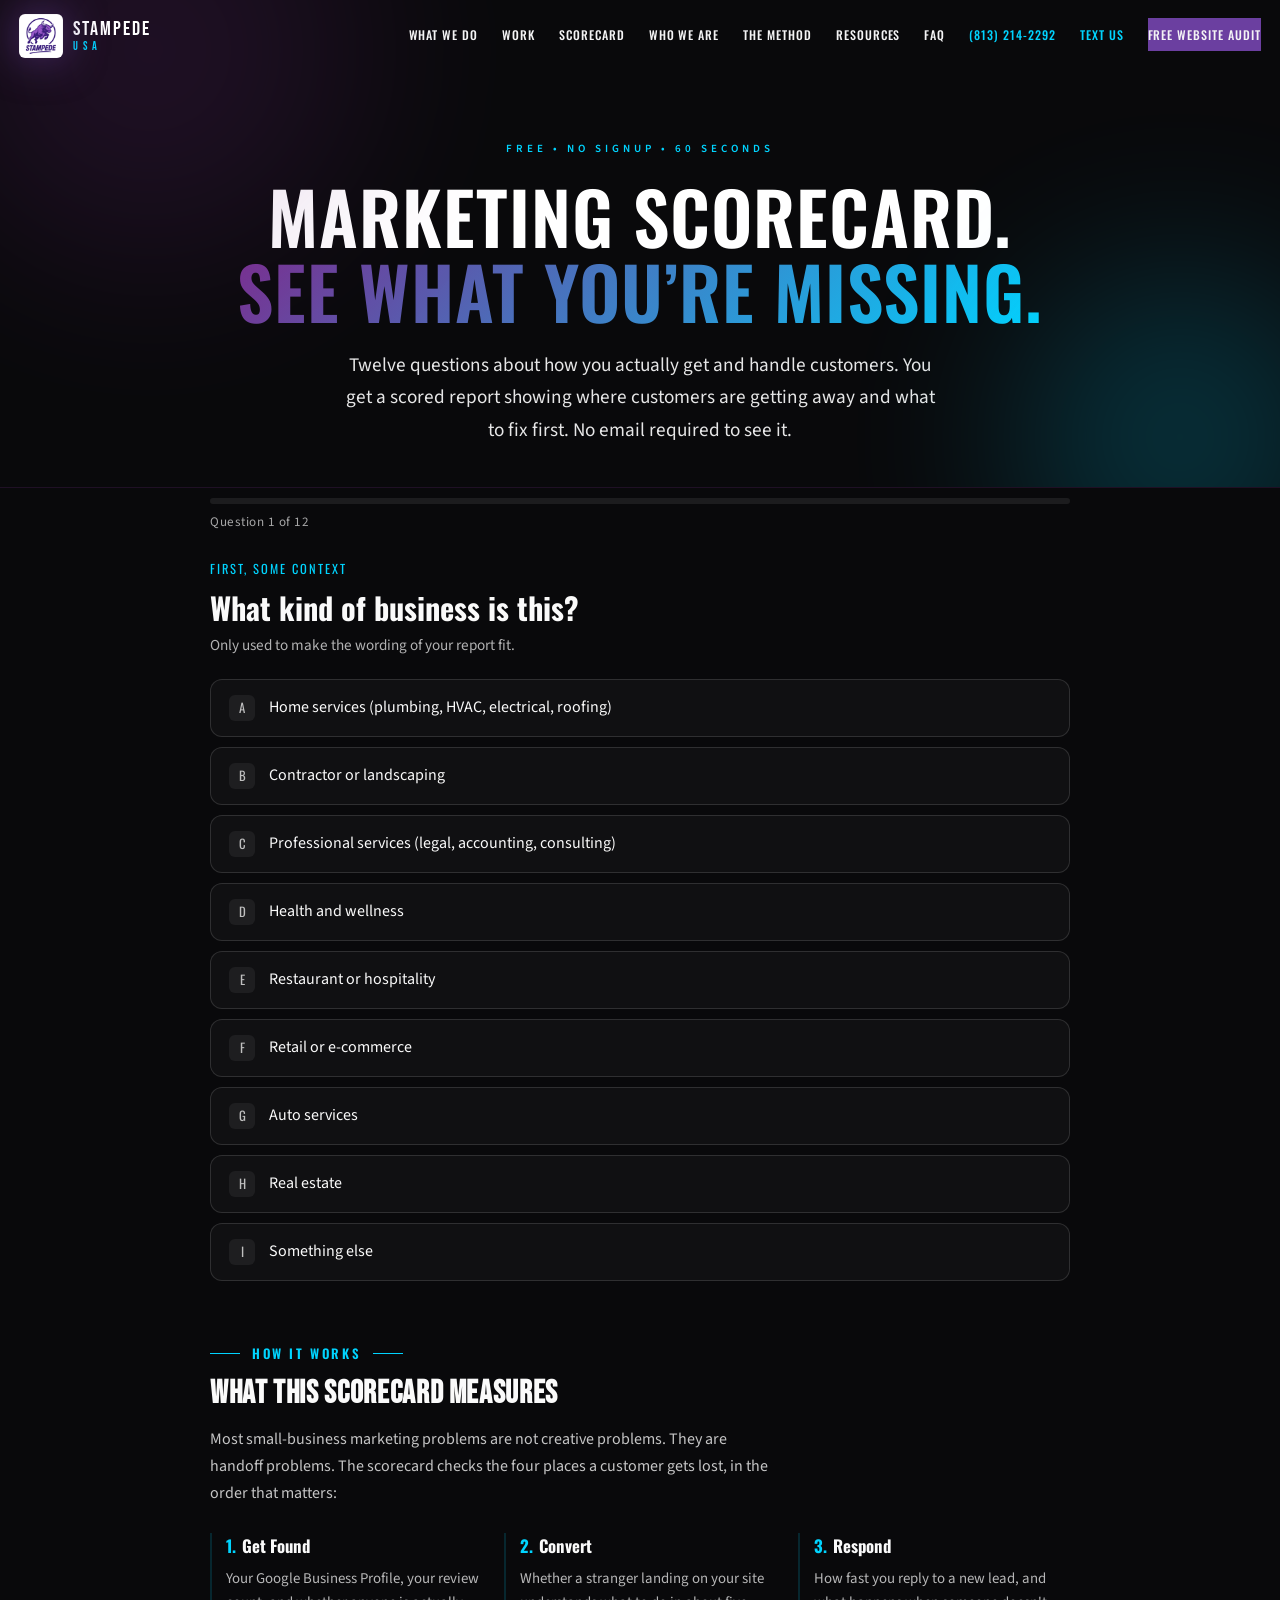
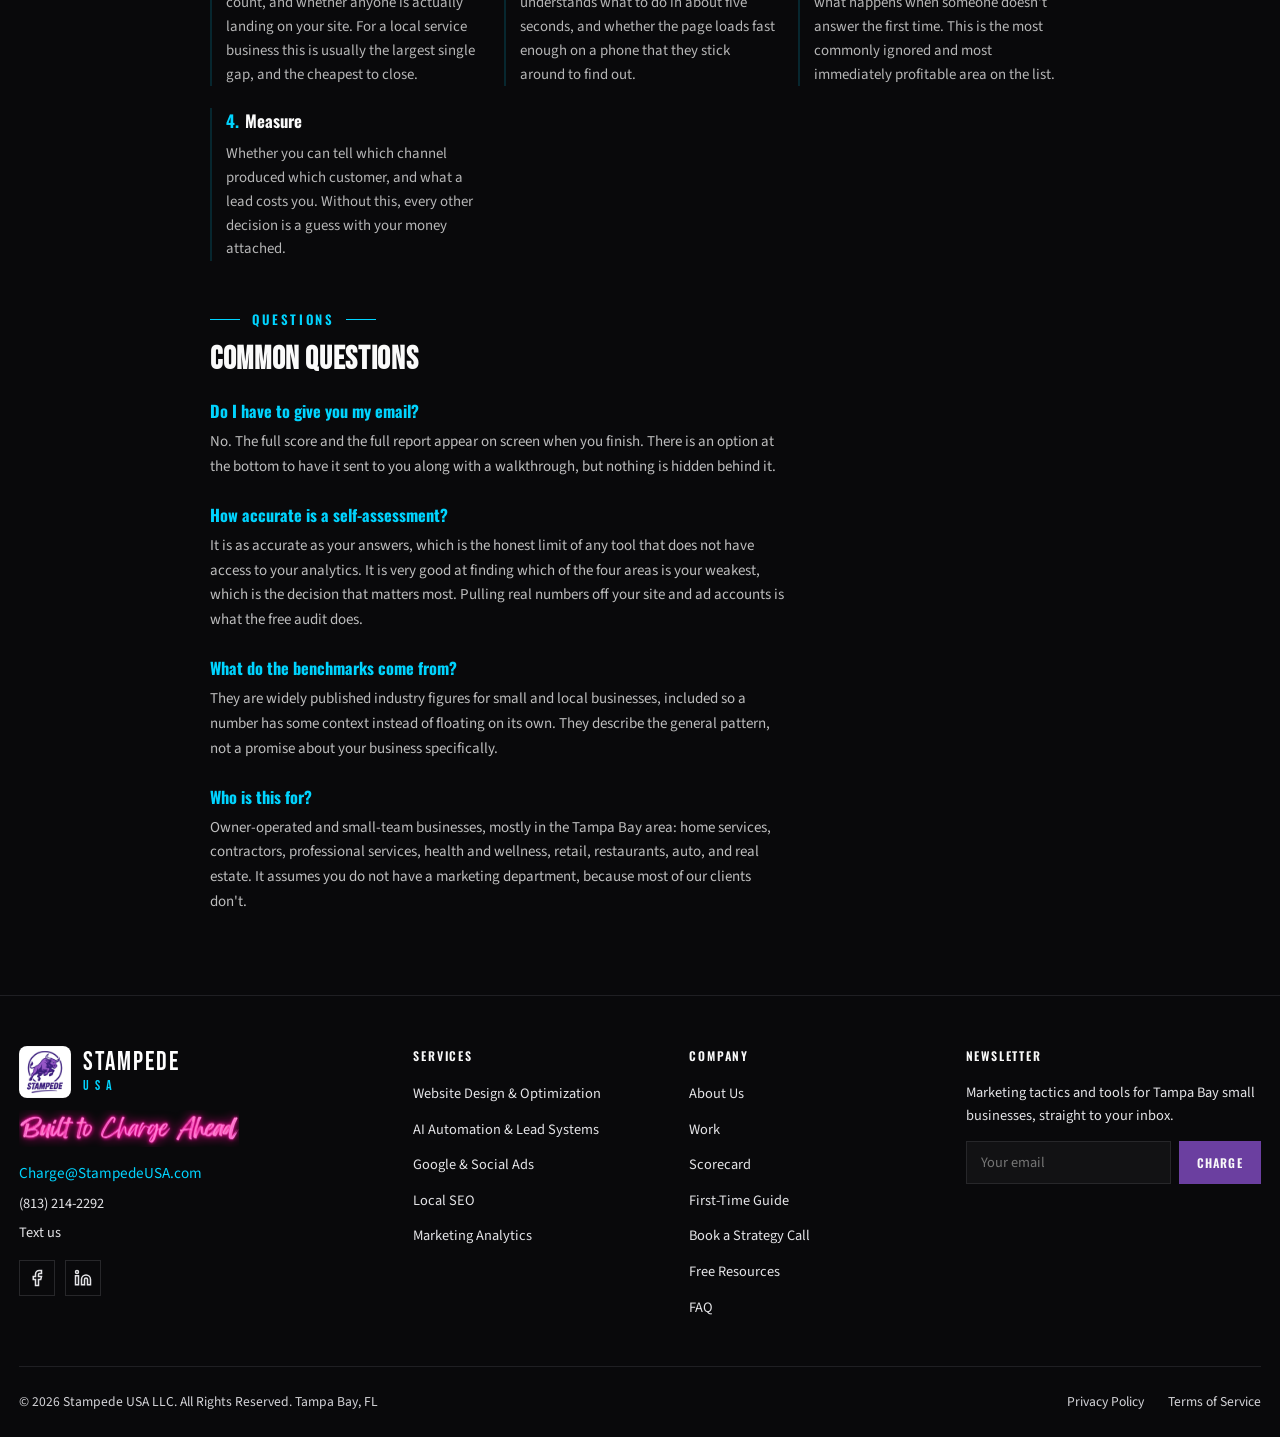
<file: card/index.html>
<!DOCTYPE html>
<html lang="en">
<head>
  <meta charset="UTF-8">
  <meta name="viewport" content="width=device-width, initial-scale=1.0">

  <!-- ═══════════════════════════════════════════════════════════
       /card : THE BUSINESS CARD QR TARGET

       This page exists so the QR code printed on a physical card is
       never bound to a destination. The card says stampedeusa.com/card
       and nothing else, so the place it sends people is a line in THIS
       file rather than a pattern of squares in someone's wallet.

       WHY IT IS BUILT THIS WAY, AND WHY IT WILL NOT STOP WORKING

       1. NO THIRD PARTY. No bit.ly, no QR service, no redirect vendor.
          Those are the usual reason a printed code dies: the company
          folds, the free tier ends, or the link expires, and every card
          ever handed out goes dead at once. This is a static file on a
          domain Matt owns, served by GitHub Pages. Its only dependency
          is the domain itself.

       2. THREE INDEPENDENT FALLBACKS, in order of speed:
            a. meta refresh, which works with JavaScript disabled
            b. a JS replace() for phones that honour it faster
            c. a real, visible, tappable link
          If all three somehow fail the visitor still sees a working
          link and a phone number, so the worst case is one extra tap
          rather than a dead end.

       3. NO QUERY STRING ON THE PRINTED URL. The tracking is added
          here, so the encoded text stays 28 characters. Fewer modules
          means larger squares at the same physical size, which is what
          keeps it scanning off a card that has been in a wallet for a
          year.

       4. replace() NOT href =, so the card page never lands in the
          visitor's back-button history. Tapping back from the scorecard
          returns them to wherever they were, not into a redirect loop.

       TO CHANGE WHERE THE CARDS POINT: edit DESTINATION below. Every
       card already in circulation follows it. That is the whole point.
  ═══════════════════════════════════════════════════════════ -->

  <title>Stampede USA</title>
  <meta name="robots" content="noindex, nofollow">
  <link rel="canonical" href="https://stampedeusa.com/scorecard.html">

  <meta http-equiv="refresh" content="0; url=/scorecard.html?utm_source=card&amp;utm_medium=print&amp;utm_campaign=business-card">

  <link rel="icon" type="image/png" href="/assets/images/favicon.png">

  <style>
    :root{
      --purple:#6B3FA0; --cyan:#00D4FF; --black:#09090B;
      --white:#FAFAFA; --gray:#A1A1AA;
    }
    *{box-sizing:border-box}
    html,body{height:100%}
    body{
      margin:0; background:var(--black); color:var(--white);
      font-family:'Source Sans 3',system-ui,-apple-system,"Segoe UI",Roboto,sans-serif;
      display:flex; align-items:center; justify-content:center;
      text-align:center; padding:28px; line-height:1.6;
    }
    .card{max-width:22rem}
    .mark{
      width:64px; height:auto; margin:0 auto 20px; display:block;
      filter:drop-shadow(0 0 14px rgba(107,63,160,.6));
    }
    h1{
      font-size:1.06rem; font-weight:600; margin:0 0 6px;
      letter-spacing:.01em;
    }
    p{margin:0 0 22px; color:var(--gray); font-size:.94rem}
    a.go{
      display:inline-block; background:var(--purple); color:var(--white);
      text-decoration:none; font-weight:600; padding:13px 26px;
      border-radius:9px; box-shadow:0 0 22px rgba(245,158,11,.35);
      transition:background .15s;
    }
    a.go:hover,a.go:focus{background:#F59E0B; color:var(--black)}
    a.go:focus-visible{outline:3px solid var(--cyan); outline-offset:3px}
    .tel{
      display:block; margin-top:22px; color:var(--cyan);
      text-decoration:none; font-size:.9rem;
    }
    .tel:focus-visible{outline:2px solid var(--cyan); outline-offset:3px}
  </style>
</head>
<body>

  <div class="card">
    <img class="mark" src="/assets/images/favicon.png" alt="Stampede USA" width="64" height="64">

    <!-- Visible only if BOTH the meta refresh and the script below fail,
         which in practice means a very old or heavily locked-down browser.
         It is written to make sense on its own rather than to apologise. -->
    <h1>Taking you to the scorecard</h1>
    <p>Twelve questions, about sixty seconds, no signup. If nothing happens, tap below.</p>

    <a class="go" href="/scorecard.html?utm_source=card&amp;utm_medium=print&amp;utm_campaign=business-card">
      See what you&rsquo;re missing
    </a>

    <a class="tel" href="tel:+18132142292">Or call (813) 214-2292</a>
  </div>

  <script>
    // Fastest path. replace() keeps this page out of the back stack, so
    // "back" from the scorecard does not bounce the visitor through here
    // again. Wrapped because a redirect failing must never blank the page:
    // the markup above is already a working fallback.
    (function () {
      'use strict';
      var DESTINATION = '/scorecard.html?utm_source=card&utm_medium=print&utm_campaign=business-card';
      try { window.location.replace(DESTINATION); } catch (e) { /* markup above stands */ }
    })();
  </script>

</body>
</html>
</file>
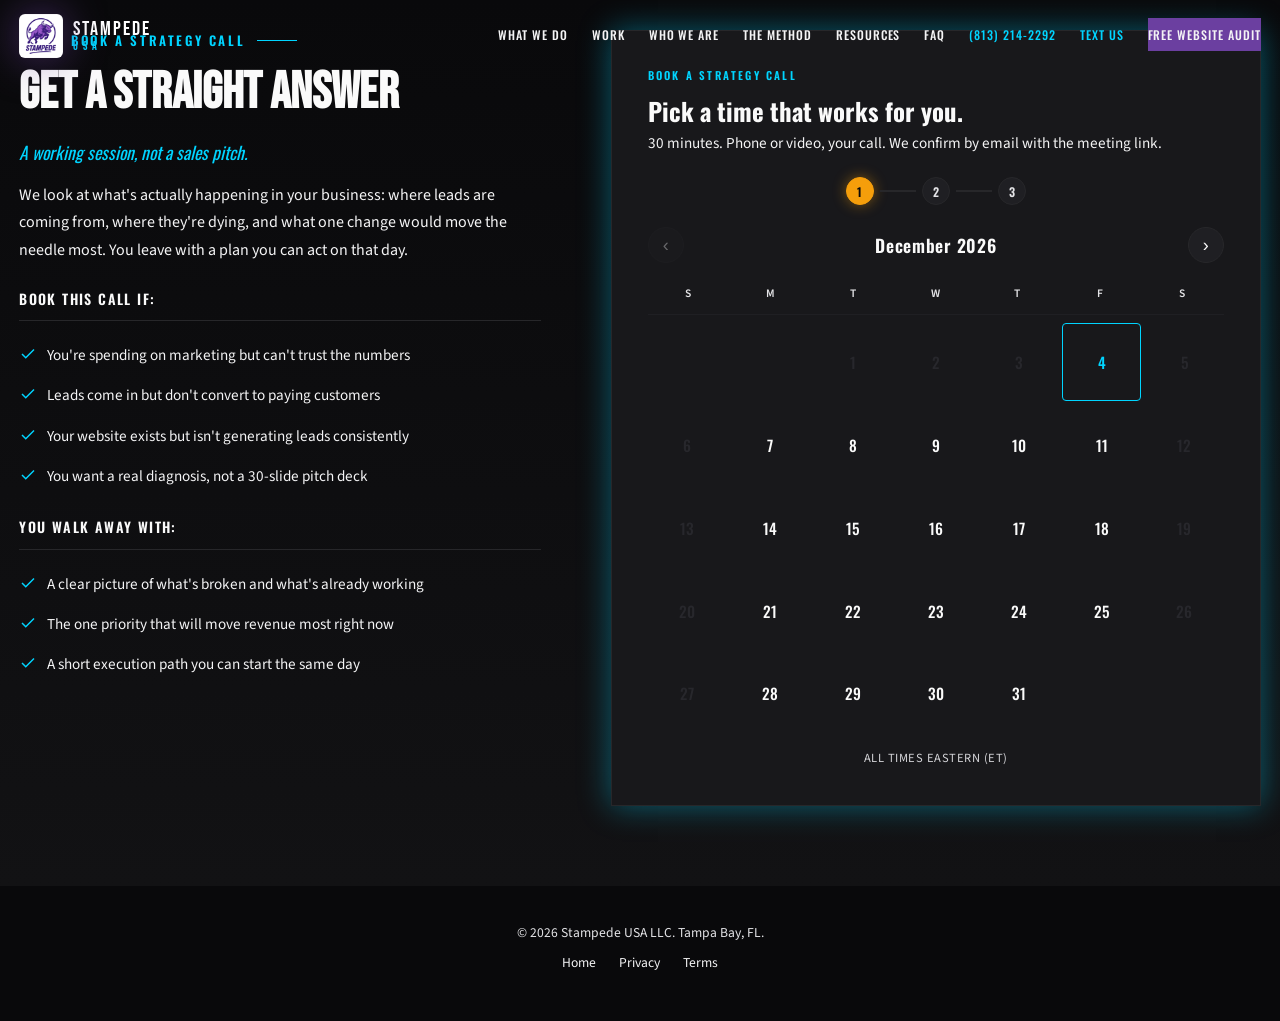
<file: letstalk/index.html>
<!DOCTYPE html>
<html lang="en">
<head>
  <meta charset="UTF-8">
  <meta name="viewport" content="width=device-width, initial-scale=1.0">

  <title>Let's Talk | Stampede USA</title>
  <meta name="description" content="Book a 30-minute strategy call with Stampede USA. A working session, not a sales pitch. Pick a time below.">
  <meta name="robots" content="noindex, nofollow">
  <link rel="canonical" href="https://stampedeusa.com/letstalk/">

  <meta property="og:type" content="website">
  <meta property="og:site_name" content="Stampede USA">
  <meta property="og:title" content="Let's Talk | Stampede USA">
  <meta property="og:description" content="Pick a time. We'll talk about what's actually happening in your business.">
  <meta property="og:url" content="https://stampedeusa.com/letstalk/">
  <meta property="og:image" content="https://stampedeusa.com/assets/images/og-image.jpg">

  <link rel="icon" type="image/png" href="/assets/images/favicon.png">
  <link rel="apple-touch-icon" href="/assets/images/apple-touch-icon.png">

  <link rel="preconnect" href="https://fonts.googleapis.com">
  <link rel="preconnect" href="https://fonts.gstatic.com" crossorigin>
  <link rel="stylesheet" href="https://fonts.googleapis.com/css2?family=Bebas+Neue&family=Oswald:wght@400;500;600&family=Source+Sans+3:wght@400;600&display=swap" media="print" onload="this.media='all'">
  <noscript><link rel="stylesheet" href="https://fonts.googleapis.com/css2?family=Bebas+Neue&family=Oswald:wght@400;500;600&family=Source+Sans+3:wght@400;600&display=swap"></noscript>

  <link rel="stylesheet" href="/css/style.css">

  <script async src="https://www.googletagmanager.com/gtag/js?id=G-9PWD1RL4FX"></script>
  <script>window.dataLayer=window.dataLayer||[];function gtag(){dataLayer.push(arguments);}gtag('js',new Date());gtag('config','G-9PWD1RL4FX');</script>

  <style>
    /* Page-specific overrides — minimal landing layout */
    body { background: var(--black); }
    .letstalk-footer {
      padding: 36px clamp(16px, 3vw, 32px) 48px;
      text-align: center;
      color: var(--gray-400);
      font-size: 0.85rem;
      max-width: var(--container-width);
      margin: 0 auto;
    }
    .letstalk-footer a {
      color: var(--gray-300);
      text-decoration: none;
      margin: 0 10px;
    }
    .letstalk-footer a:hover { color: var(--gold); }
    /* Tighter strategy section on this page since it's the only content */
    #stmp-strategy.stmp-section { padding-top: 30px; }
  </style>
</head>
<body>

<a href="#main-content" class="skip-nav">Skip to main content</a>

<!-- NAV — same as other pages so visitors can jump anywhere -->
<nav id="stmp-nav" aria-label="Main navigation">
  <div class="stmp-nav-container">
    <a href="/" class="stmp-nav-logo" aria-label="Stampede USA Home">
      <img src="/assets/images/favicon.png" alt="Stampede USA" width="44" height="44" loading="eager" style="height:44px;width:auto;">
      <span class="stmp-nav-logo-text">STAMPEDE <span>USA</span></span>
    </a>
    <ul class="stmp-nav-links" role="list">
      <li><a href="/#stmp-services">What We Do</a></li>
      <li><a href="/work.html">Work</a></li>
      <li><a href="/#stmp-about">Who We Are</a></li>
      <li><a href="/#stmp-method">The Method</a></li>
      <li><a href="/resources.html">Resources</a></li>
      <li><a href="/faq.html">FAQ</a></li>
      <li><a href="tel:+18132142292" class="stmp-nav-phone" aria-label="Call Stampede USA">(813) 214-2292</a></li>
      <li><a href="sms:+18132142292" class="stmp-nav-phone" aria-label="Text Stampede USA">Text us</a></li>
      <li><a href="/#stmp-audit" class="stmp-nav-cta">Free Website Audit</a></li>
    </ul>
    <button class="stmp-nav-toggle" id="stmpNavToggle" aria-label="Open navigation menu" aria-expanded="false" aria-controls="stmp-mobile-menu">
      <span></span><span></span><span></span>
    </button>
  </div>
</nav>

<!-- MOBILE MENU -->
<div id="stmp-mobile-menu" role="dialog" aria-modal="true" aria-label="Navigation menu">
  <button class="stmp-mobile-menu-close" id="stmpMobileClose" aria-label="Close navigation menu">&times;</button>
  <div class="stmp-mobile-menu-cta"><a href="/#stmp-audit">Free Website Audit</a></div>
  <ul class="stmp-mobile-menu-links" role="list">
    <li><a href="/#stmp-services">What We Do</a></li>
    <li><a href="/work.html">Work</a></li>
    <li><a href="/#stmp-about">Who We Are</a></li>
    <li><a href="/#stmp-method">The Method</a></li>
    <li><a href="/resources.html">Resources</a></li>
    <li><a href="/faq.html">FAQ</a></li>
    <li><a href="tel:+18132142292">(813) 214-2292</a></li>
    <li><a href="sms:+18132142292">Text us</a></li>
  </ul>
</div>

<main id="main-content">
  <h1 class="sr-only">Book a strategy call with Stampede USA</h1>

  <!-- STRATEGY SECTION — cloned from home -->
  <section id="stmp-strategy" class="stmp-section" aria-labelledby="strategy-heading">
    <div class="stmp-container">
      <div class="stmp-strategy-layout">
        <div class="stmp-strategy-content stmp-reveal">
          <div class="stmp-strategy-tag">Book a Strategy Call</div>
          <h2 class="stmp-strategy-title" id="strategy-heading">Get a Straight Answer</h2>
          <p class="stmp-strategy-subtitle">A working session, not a sales pitch.</p>
          <p class="stmp-strategy-text">We look at what's actually happening in your business: where leads are coming from, where they're dying, and what one change would move the needle most. You leave with a plan you can act on that day.</p>
          <div class="stmp-strategy-list">
            <h3 class="stmp-list-heading">Book This Call If:</h3>
            <ul>
              <li><svg class="icon" width="18" height="18" viewBox="0 0 24 24" fill="none" stroke="currentColor" stroke-width="2" aria-hidden="true"><polyline points="20 6 9 17 4 12"/></svg>You're spending on marketing but can't trust the numbers</li>
              <li><svg class="icon" width="18" height="18" viewBox="0 0 24 24" fill="none" stroke="currentColor" stroke-width="2" aria-hidden="true"><polyline points="20 6 9 17 4 12"/></svg>Leads come in but don't convert to paying customers</li>
              <li><svg class="icon" width="18" height="18" viewBox="0 0 24 24" fill="none" stroke="currentColor" stroke-width="2" aria-hidden="true"><polyline points="20 6 9 17 4 12"/></svg>Your website exists but isn't generating leads consistently</li>
              <li><svg class="icon" width="18" height="18" viewBox="0 0 24 24" fill="none" stroke="currentColor" stroke-width="2" aria-hidden="true"><polyline points="20 6 9 17 4 12"/></svg>You want a real diagnosis, not a 30-slide pitch deck</li>
            </ul>
          </div>
          <div class="stmp-strategy-list">
            <h3 class="stmp-list-heading">You Walk Away With:</h3>
            <ul>
              <li><svg class="icon" width="18" height="18" viewBox="0 0 24 24" fill="none" stroke="currentColor" stroke-width="2" aria-hidden="true"><polyline points="20 6 9 17 4 12"/></svg>A clear picture of what's broken and what's already working</li>
              <li><svg class="icon" width="18" height="18" viewBox="0 0 24 24" fill="none" stroke="currentColor" stroke-width="2" aria-hidden="true"><polyline points="20 6 9 17 4 12"/></svg>The one priority that will move revenue most right now</li>
              <li><svg class="icon" width="18" height="18" viewBox="0 0 24 24" fill="none" stroke="currentColor" stroke-width="2" aria-hidden="true"><polyline points="20 6 9 17 4 12"/></svg>A short execution path you can start the same day</li>
            </ul>
          </div>
        </div>

        <!-- SCHEDULER -->
        <div class="stmp-scheduler stmp-reveal stmp-reveal-delay-1" id="stmpScheduler">
          <div class="stmp-sched-card">

            <div class="stmp-sched-header">
              <div class="stmp-modal-eyebrow">Book a Strategy Call</div>
              <h3 class="stmp-sched-title" id="schedHeadline">Pick a time that works for you.</h3>
              <p class="stmp-sched-sub" id="schedSub">30 minutes. Phone or video, your call. We confirm by email with the meeting link.</p>
            </div>

            <div class="stmp-sched-progress" aria-hidden="true">
              <span class="stmp-sched-step-dot is-active" data-dot="1">1</span>
              <span class="stmp-sched-step-line"></span>
              <span class="stmp-sched-step-dot" data-dot="2">2</span>
              <span class="stmp-sched-step-line"></span>
              <span class="stmp-sched-step-dot" data-dot="3">3</span>
            </div>

            <div class="stmp-sched-step" data-step="calendar">
              <div class="stmp-cal-controls">
                <button type="button" class="stmp-cal-nav" id="stmpCalPrev" aria-label="Previous month">&#8249;</button>
                <div class="stmp-cal-title" id="stmpCalTitle" aria-live="polite">Month Year</div>
                <button type="button" class="stmp-cal-nav" id="stmpCalNext" aria-label="Next month">&#8250;</button>
              </div>
              <div class="stmp-cal-dow" aria-hidden="true">
                <span>S</span><span>M</span><span>T</span><span>W</span><span>T</span><span>F</span><span>S</span>
              </div>
              <div class="stmp-cal-grid" id="stmpCalGrid" role="grid"></div>
              <p class="stmp-sched-tz">All times Eastern (ET)</p>
            </div>

            <div class="stmp-sched-step" data-step="time" hidden>
              <button type="button" class="stmp-sched-back" data-back="calendar">&#8249; Back to calendar</button>
              <div class="stmp-sched-picked">
                Available on <strong id="stmpTimeDateLabel">a day you pick</strong>
              </div>
              <div class="stmp-time-grid" id="stmpTimeGrid" role="list"></div>
            </div>

            <div class="stmp-sched-step" data-step="form" hidden>
              <button type="button" class="stmp-sched-back" data-back="time">&#8249; Change time</button>
              <div class="stmp-sched-picked">
                Booking <strong id="stmpFormWhenLabel">the time you picked</strong>
              </div>
              <form id="strategyCallForm" class="stmp-modal-form" novalidate>
                <input type="text" name="contact_ref" tabindex="-1" autocomplete="off" aria-hidden="true" class="stmp-alt-field">
                <input type="hidden" name="window1" id="scWindow1">

                <div class="stmp-form-row">
                  <div class="stmp-form-group">
                    <label for="scFirstName">First Name <span aria-hidden="true">*</span></label>
                    <input type="text" id="scFirstName" name="firstName" required autocomplete="given-name" placeholder="Jane">
                  </div>
                  <div class="stmp-form-group">
                    <label for="scLastName">Last Name</label>
                    <input type="text" id="scLastName" name="lastName" autocomplete="family-name" placeholder="Smith">
                  </div>
                </div>

                <div class="stmp-form-group">
                  <label for="scEmail">Email <span aria-hidden="true">*</span></label>
                  <input type="email" id="scEmail" name="email" required autocomplete="email" placeholder="jane@yourbusiness.com">
                </div>

                <div class="stmp-form-group">
                  <label for="scPhone">Phone <span aria-hidden="true">*</span></label>
                  <input type="tel" id="scPhone" name="phone" required autocomplete="tel" placeholder="(813) 555-0100">
                </div>

                <div class="stmp-form-group">
                  <label for="scBusiness">Business or Website</label>
                  <input type="text" id="scBusiness" name="business" autocomplete="organization" placeholder="Your business or website URL">
                </div>

                <div class="stmp-form-group">
                  <label for="scNote">What should we look at first?</label>
                  <textarea id="scNote" name="note" rows="3" placeholder="Google Ads not converting, new site plans, local SEO stuck, whatever's bugging you."></textarea>
                </div>

                <p class="stmp-form-privacy">We respect your privacy. <a href="/privacy-policy.html">Privacy Policy</a></p>
                <button type="submit" class="stmp-form-submit" id="scSubmitBtn">
                  Confirm the call &rarr;
                </button>
              </form>
            </div>

            <div class="stmp-sched-step" data-step="success" hidden>
              <div class="stmp-modal-success">
                <div class="stmp-success-icon" aria-hidden="true">&#10003;</div>
                <h3>You're booked.</h3>
                <p>We'll email you shortly at the address you provided to confirm <strong id="stmpSuccessWhen">your call</strong> and send the meeting link plus anything else we need before we jump on.</p>
                <p class="stmp-sched-success-sub">If anything changes, call <a href="tel:+18132142292">(813) 214-2292</a> or <a href="sms:+18132142292">text us</a>.</p>
              </div>
            </div>

          </div>
        </div>

      </div>
    </div>
  </section>

</main>

<!-- MINIMAL FOOTER -->
<footer class="letstalk-footer">
  <p>&copy; 2026 Stampede USA LLC. Tampa Bay, FL.</p>
  <p style="margin-top:8px;">
    <a href="/">Home</a>
    <a href="/privacy-policy.html">Privacy</a>
    <a href="/terms-of-service.html">Terms</a>
  </p>
</footer>

<!-- MOBILE BOTTOM BAR -->
<div id="stmp-mobile-bar" role="navigation" aria-label="Quick contact">
  <a href="tel:+18132142292" class="stmp-mobile-bar-btn" aria-label="Call Stampede USA">
    <svg width="20" height="20" viewBox="0 0 24 24" fill="none" stroke="currentColor" stroke-width="2" aria-hidden="true"><path d="M22 16.92v3a2 2 0 0 1-2.18 2 19.79 19.79 0 0 1-8.63-3.07 19.5 19.5 0 0 1-6-6 19.79 19.79 0 0 1-3.07-8.67A2 2 0 0 1 4.11 2h3a2 2 0 0 1 2 1.72 12.84 12.84 0 0 0 .7 2.81 2 2 0 0 1-.45 2.11L8.09 9.91a16 16 0 0 0 6 6l1.27-1.27a2 2 0 0 1 2.11-.45 12.84 12.84 0 0 0 2.81.7A2 2 0 0 1 22 16.92z"/></svg>
    <span>Call</span>
  </a>
  <a href="sms:+18132142292" class="stmp-mobile-bar-btn" aria-label="Text Stampede USA">
    <svg width="20" height="20" viewBox="0 0 24 24" fill="none" stroke="currentColor" stroke-width="2" aria-hidden="true"><path d="M21 15a2 2 0 0 1-2 2H7l-4 4V5a2 2 0 0 1 2-2h14a2 2 0 0 1 2 2z"/></svg>
    <span>Text</span>
  </a>
  <a href="/#stmp-audit" class="stmp-mobile-bar-btn stmp-mobile-bar-btn--cta">
    <span>Free Audit</span>
  </a>
</div>

<script src="/js/main.js"></script>
</body>
</html>
</file>
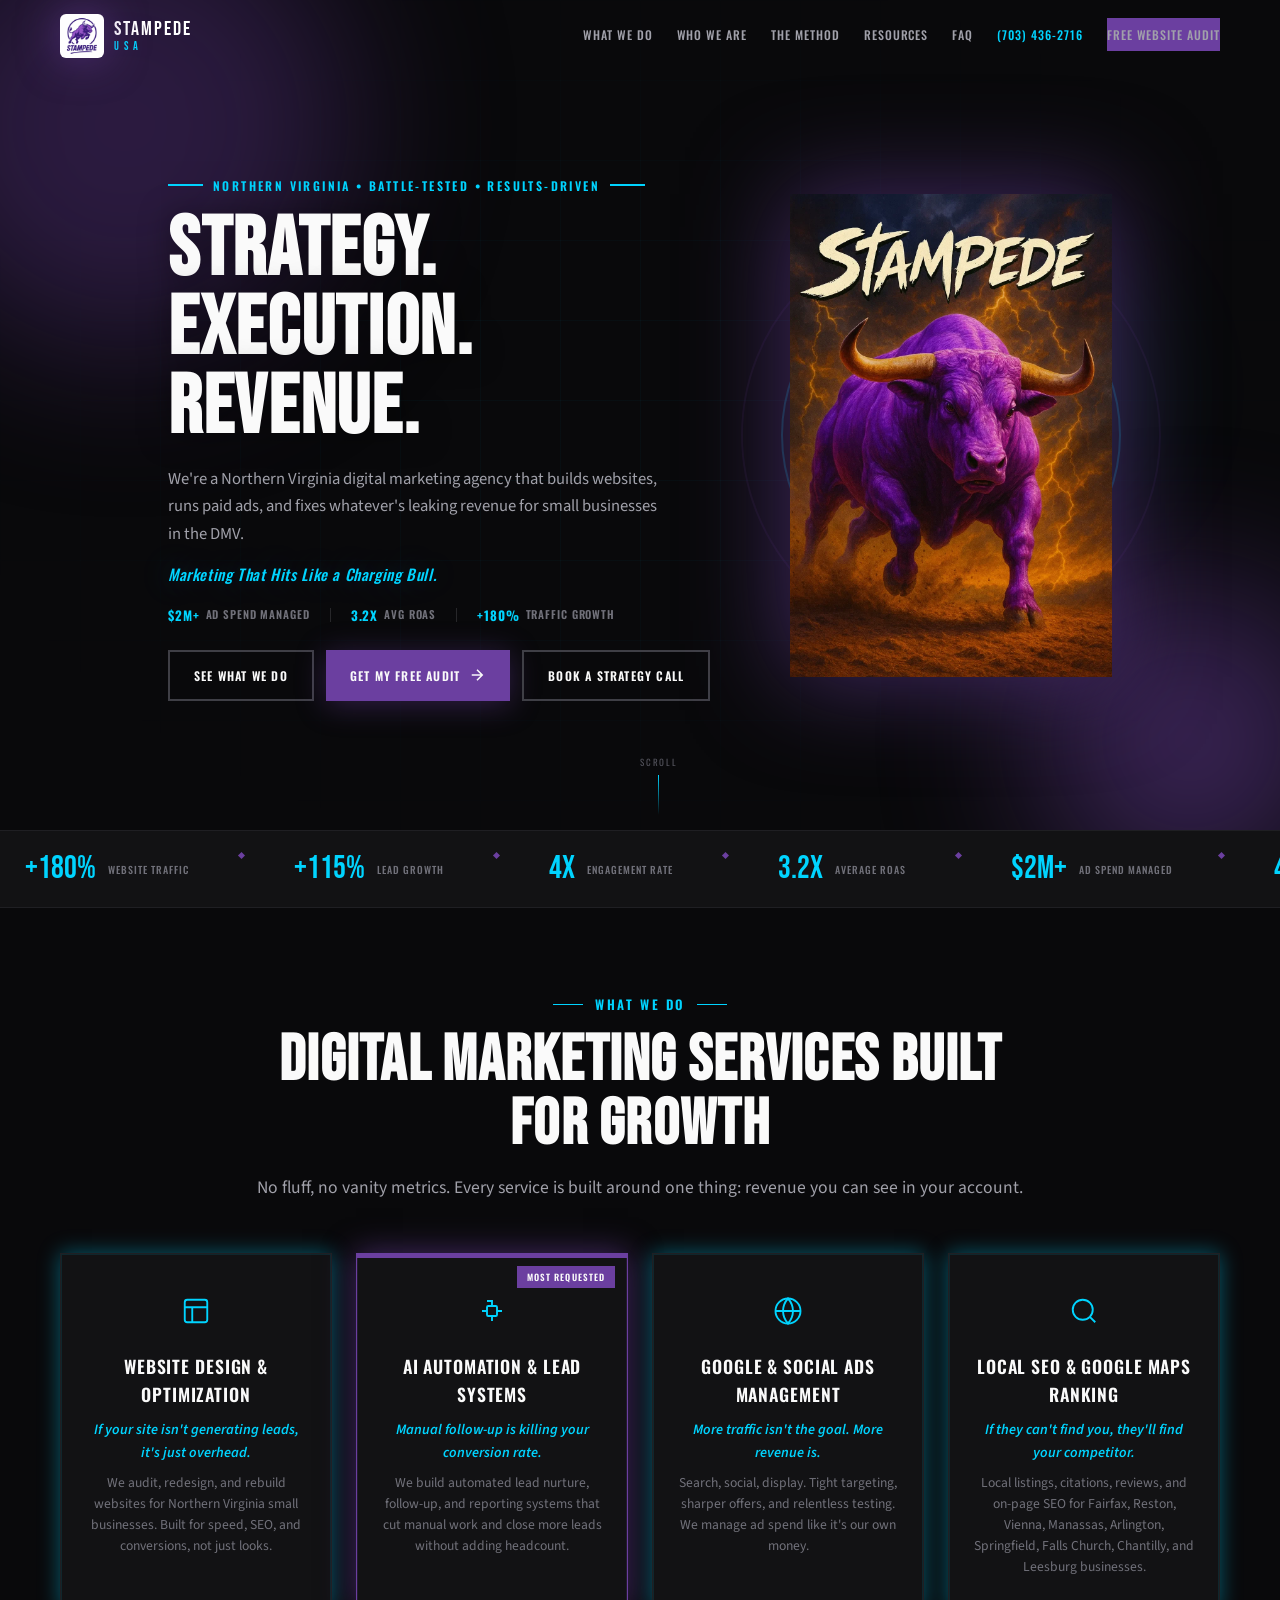
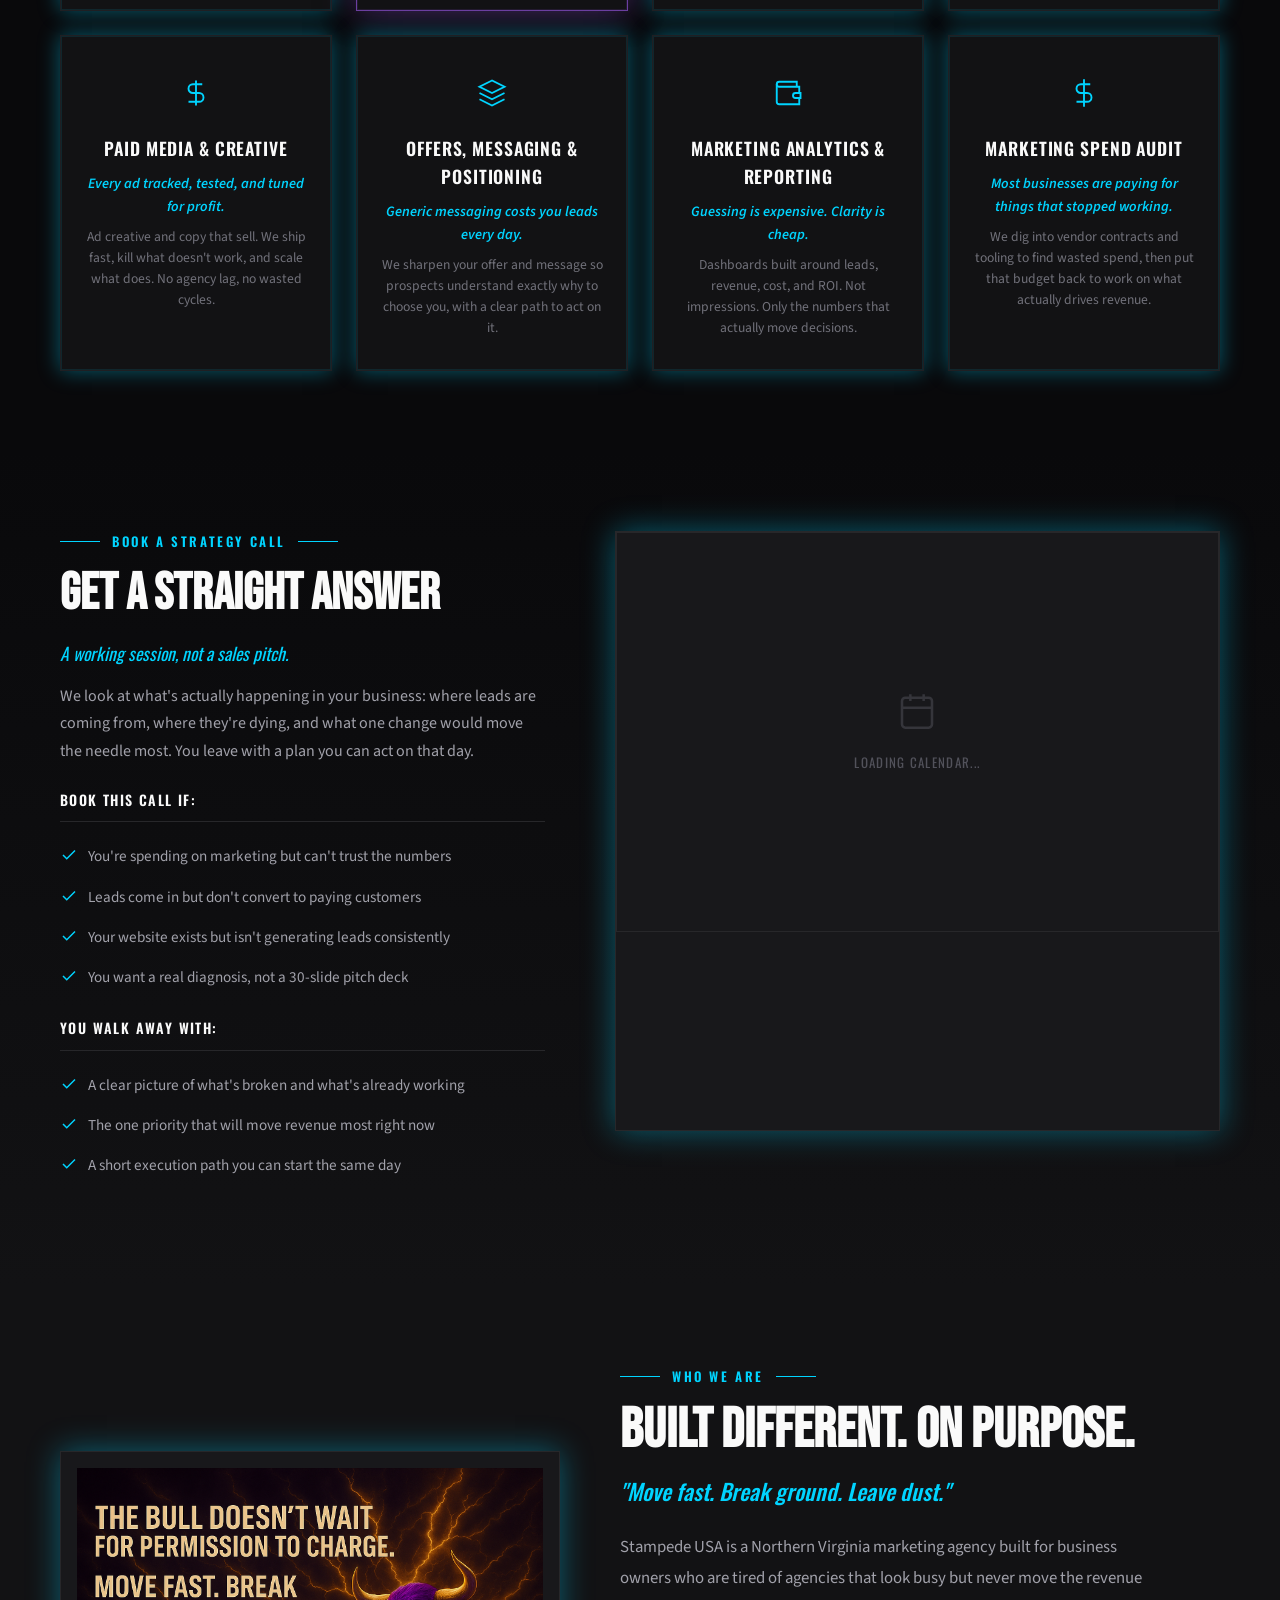
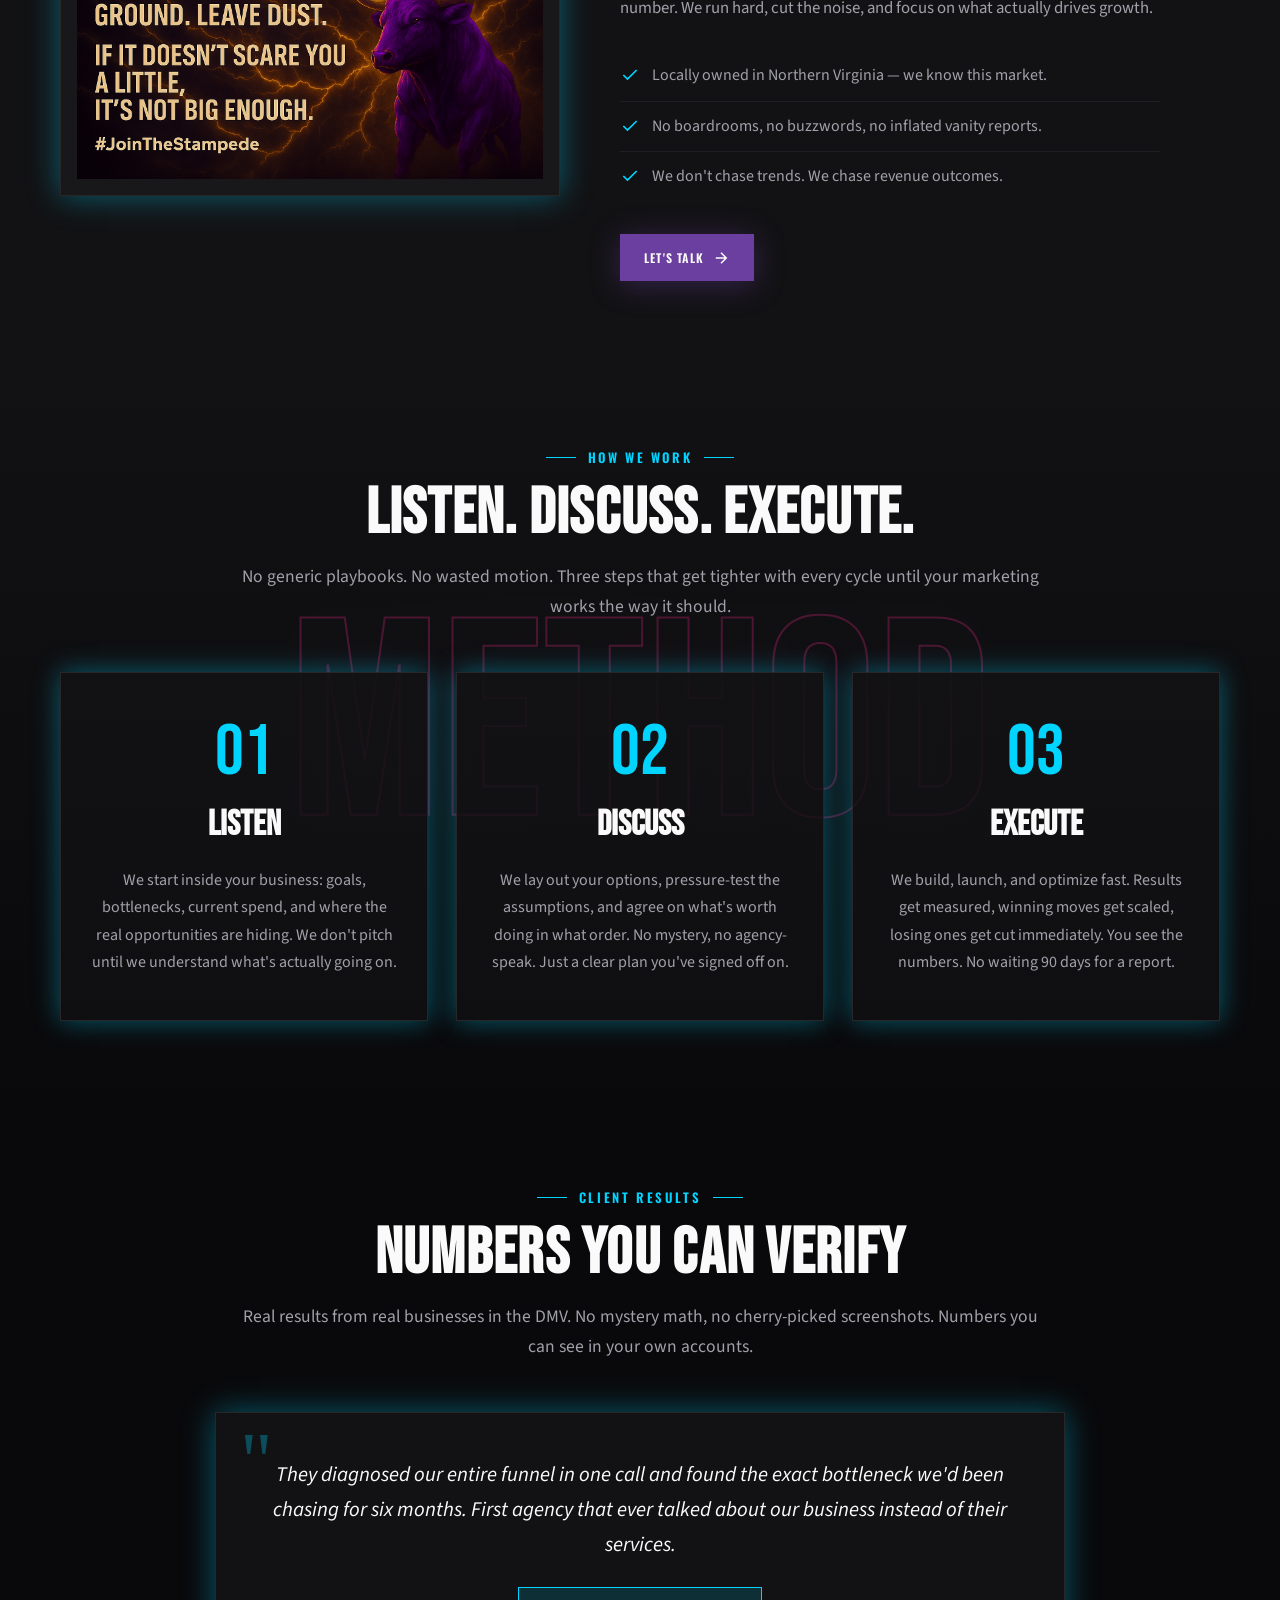
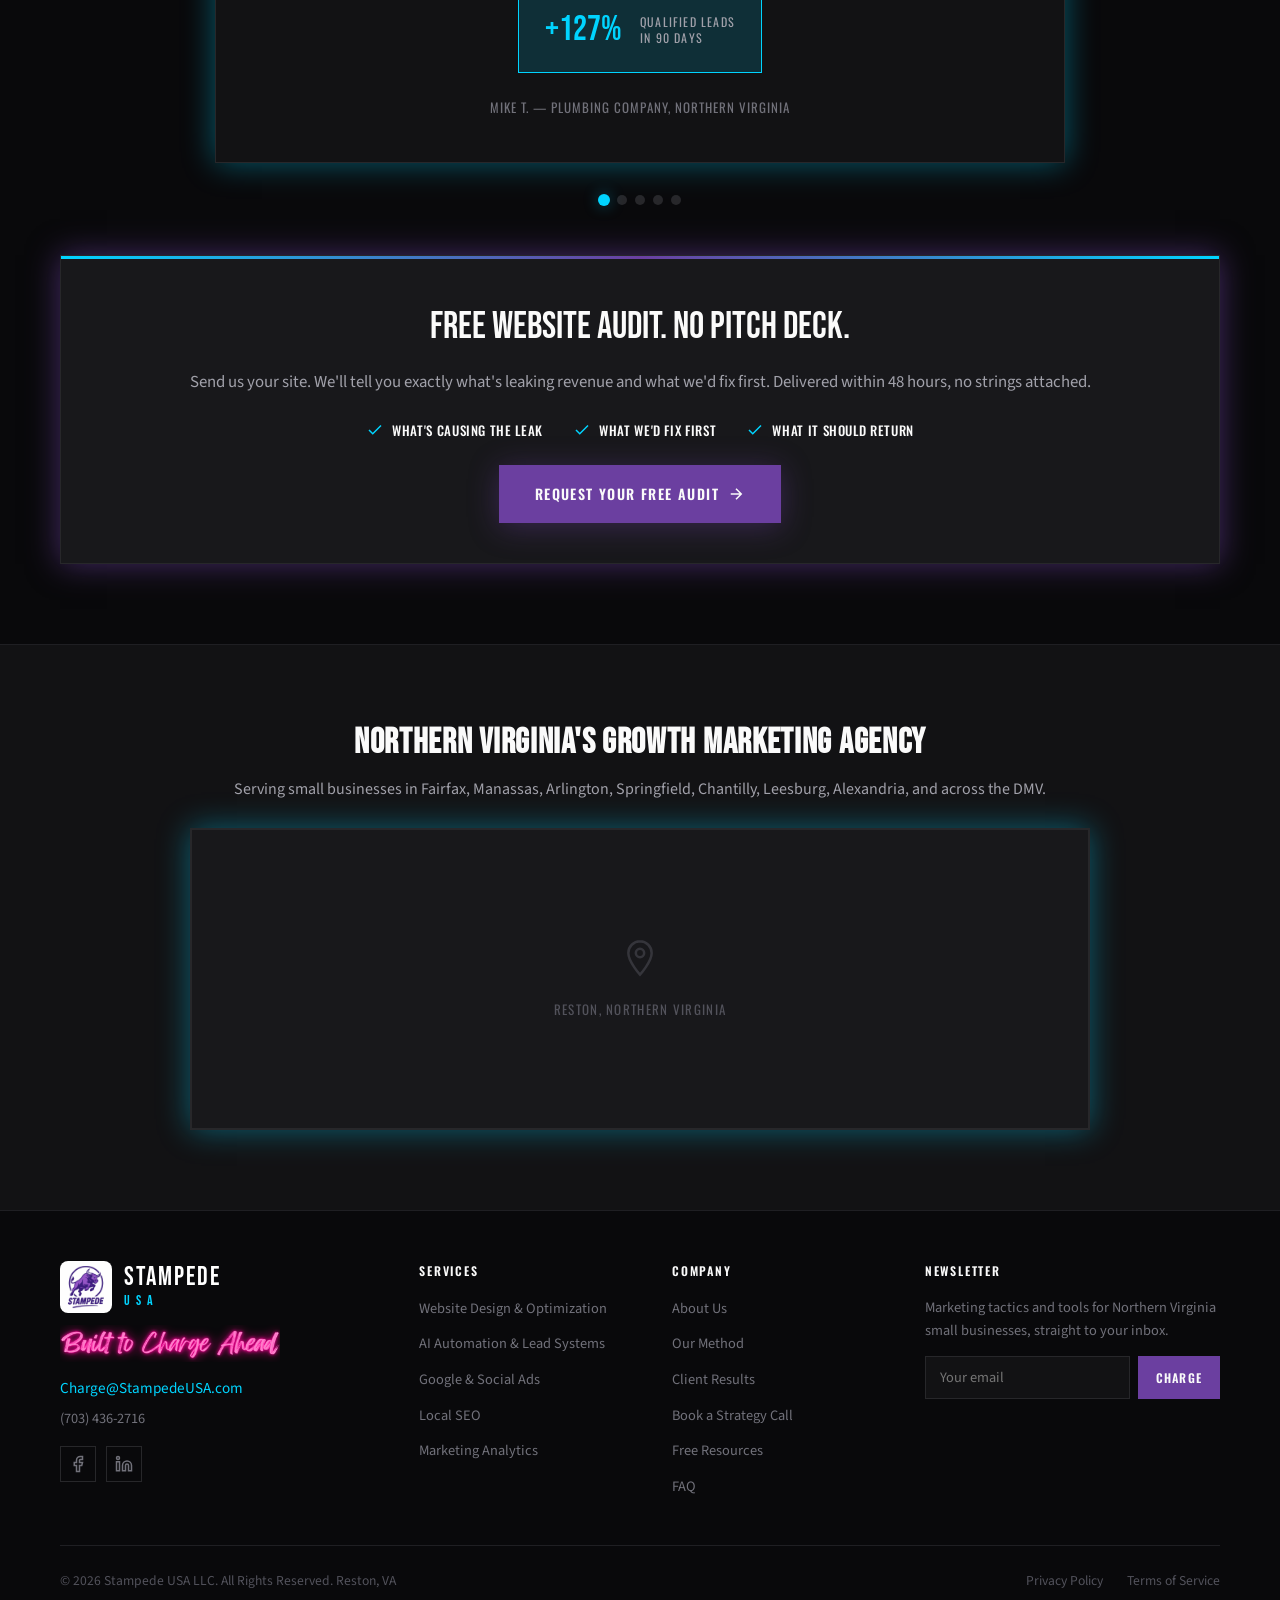
<file: stampede-usa-website/index.html>
<!DOCTYPE html>
<html lang="en">
<head>
  <meta charset="UTF-8">
  <meta name="viewport" content="width=device-width, initial-scale=1.0">

  <!-- ═══════════════════════════════════════════════════════════
       SEO — TITLE & META
       Title: 56 chars, keyword-first, under 60-char cutoff
       Description: 158 chars, geo-specific, conversion-oriented
  ═══════════════════════════════════════════════════════════ -->
  <title>Stampede USA | Digital Marketing Agency Northern Virginia</title>
  <meta name="description" content="Northern Virginia digital marketing agency. More leads, more revenue. Websites, paid ads, local SEO, and AI automation for DMV small businesses.">
  <meta name="robots" content="index, follow">
  <link rel="canonical" href="https://www.stampedeusa.com/">

  <!-- ═══════════════════════════════════════════════════════════
       OPEN GRAPH — Social sharing previews
  ═══════════════════════════════════════════════════════════ -->
  <meta property="og:type" content="website">
  <meta property="og:site_name" content="Stampede USA">
  <meta property="og:title" content="Stampede USA | Digital Marketing Agency Northern Virginia">
  <meta property="og:description" content="Northern Virginia digital marketing agency. More leads, more revenue. Websites, paid ads, local SEO, and AI automation for DMV small businesses.">
  <meta property="og:url" content="https://www.stampedeusa.com/">
  <meta property="og:image" content="https://www.stampedeusa.com/assets/images/og-image.png">
  <meta property="og:image:width" content="1200">
  <meta property="og:image:height" content="630">
  <meta name="twitter:card" content="summary_large_image">
  <meta name="twitter:title" content="Stampede USA | Digital Marketing Agency Northern Virginia">
  <meta name="twitter:description" content="Northern Virginia digital marketing agency. More leads, more revenue. Websites, paid ads, local SEO, and AI automation for DMV small businesses.">
  <meta name="twitter:image" content="https://www.stampedeusa.com/assets/images/og-image.png">

  <!-- ═══════════════════════════════════════════════════════════
       SCHEMA MARKUP — LocalBusiness + Service + FAQPage
       Placed in <head> to ensure crawlability (not blocked by
       Squarespace's rendering pipeline)
  ═══════════════════════════════════════════════════════════ -->
  <script type="application/ld+json">
  {
    "@context": "https://schema.org",
    "@graph": [
      {
        "@type": "LocalBusiness",
        "@id": "https://www.stampedeusa.com/#business",
        "name": "Stampede USA",
        "description": "Digital marketing agency in Northern Virginia specializing in websites, paid ads, local SEO, and AI automation for small businesses.",
        "url": "https://www.stampedeusa.com",
        "telephone": "+17034362716",
        "email": "charge@stampedeusa.com",
        "logo": "https://www.stampedeusa.com/assets/images/logo-white.png",
        "image": "https://www.stampedeusa.com/assets/images/og-image.png",
        "address": {
          "@type": "PostalAddress",
          "addressLocality": "Reston",
          "addressRegion": "VA",
          "postalCode": "20190",
          "addressCountry": "US"
        },
        "geo": {
          "@type": "GeoCoordinates",
          "latitude": 38.9587,
          "longitude": -77.3464
        },
        "areaServed": [
          "Fairfax", "Manassas", "Arlington",
          "Springfield", "Chantilly", "Leesburg",
          "Alexandria", "Northern Virginia", "DMV"
        ],
        "serviceType": [
          "Digital Marketing",
          "Website Design",
          "Google Ads Management",
          "Local SEO",
          "AI Automation",
          "Paid Media",
          "Marketing Analytics"
        ],
        "priceRange": "$$",
        "openingHoursSpecification": {
          "@type": "OpeningHoursSpecification",
          "dayOfWeek": ["Monday","Tuesday","Wednesday","Thursday","Friday"],
          "opens": "09:00",
          "closes": "18:00"
        },
        "sameAs": [
          "https://www.facebook.com/RunWithStampede",
          "https://www.linkedin.com/company/stampedeusa/"
        ],
        "aggregateRating": {
          "@type": "AggregateRating",
          "ratingValue": "5.0",
          "reviewCount": "5",
          "bestRating": "5"
        },
        "review": [
          {
            "@type": "Review",
            "author": {"@type": "Person", "name": "Mike T."},
            "reviewBody": "They diagnosed our entire funnel in one call and found the exact bottleneck we'd been chasing for six months.",
            "reviewRating": {"@type": "Rating", "ratingValue": "5", "bestRating": "5"}
          },
          {
            "@type": "Review",
            "author": {"@type": "Person", "name": "Jason R."},
            "reviewBody": "First agency that actually talked about revenue instead of impressions. They found $14K in wasted ad spend in the first week alone.",
            "reviewRating": {"@type": "Rating", "ratingValue": "5", "bestRating": "5"}
          },
          {
            "@type": "Review",
            "author": {"@type": "Person", "name": "Carlos D."},
            "reviewBody": "Our Google Ads account was a black hole. Stampede rebuilt the whole thing and now we're booking out three weeks ahead.",
            "reviewRating": {"@type": "Rating", "ratingValue": "5", "bestRating": "5"}
          }
        ]
      },
      {
        "@type": "WebSite",
        "@id": "https://www.stampedeusa.com/#website",
        "url": "https://www.stampedeusa.com",
        "name": "Stampede USA",
        "description": "Northern Virginia digital marketing agency",
        "publisher": {"@id": "https://www.stampedeusa.com/#business"},
        "potentialAction": {
          "@type": "SearchAction",
          "target": "https://www.stampedeusa.com/?s={search_term_string}",
          "query-input": "required name=search_term_string"
        }
      },
      {
        "@type": "WebPage",
        "@id": "https://www.stampedeusa.com/#webpage",
        "url": "https://www.stampedeusa.com",
        "name": "Stampede USA | Digital Marketing Agency Northern Virginia",
        "isPartOf": {"@id": "https://www.stampedeusa.com/#website"},
        "about": {"@id": "https://www.stampedeusa.com/#business"},
        "description": "Northern Virginia digital marketing agency helping small businesses get more leads, revenue, and growth.",
        "breadcrumb": {
          "@type": "BreadcrumbList",
          "itemListElement": [{"@type": "ListItem", "position": 1, "name": "Home", "item": "https://www.stampedeusa.com"}]
        }
      }
    ]
  }
  </script>

  <!-- ═══════════════════════════════════════════════════════════
       PERFORMANCE — Font preconnect + preload
       Eliminates render-blocking font requests
  ═══════════════════════════════════════════════════════════ -->
  <link rel="preconnect" href="https://fonts.googleapis.com">
  <link rel="preconnect" href="https://fonts.gstatic.com" crossorigin>
  <link rel="preload" as="style" href="https://fonts.googleapis.com/css2?family=Bebas+Neue&family=Oswald:wght@400;500;600&family=Source+Sans+3:wght@400;600&display=swap">
  <link rel="stylesheet" href="https://fonts.googleapis.com/css2?family=Bebas+Neue&family=Oswald:wght@400;500;600&family=Source+Sans+3:wght@400;600&display=swap" media="print" onload="this.media='all'">
  <noscript><link rel="stylesheet" href="https://fonts.googleapis.com/css2?family=Bebas+Neue&family=Oswald:wght@400;500;600&family=Source+Sans+3:wght@400;600&display=swap"></noscript>

  <!-- FAVICON — replace with actual favicon files -->
  <link rel="icon" type="image/png" href="assets/images/favicon.png">
  <link rel="apple-touch-icon" href="assets/images/apple-touch-icon.png">

  <!-- STYLESHEET -->
  <link rel="stylesheet" href="css/style.css">

  <!-- ═══════════════════════════════════════════════════════════
       GOOGLE ANALYTICS 4 — G-9PWD1RL4FX
  ═══════════════════════════════════════════════════════════ -->
  <script async src="https://www.googletagmanager.com/gtag/js?id=G-9PWD1RL4FX"></script>
  <script>
    window.dataLayer = window.dataLayer || [];
    function gtag(){dataLayer.push(arguments);}
    gtag('js', new Date());
    gtag('config', 'G-9PWD1RL4FX');
  </script>
</head>
<body>

<!-- ═══════════════════════════════════════════════════════════════
     SKIP NAVIGATION — Accessibility / ADA (audit fix)
═══════════════════════════════════════════════════════════════ -->
<a href="#stmp-hero" class="skip-nav">Skip to main content</a>

<!-- ═══════════════════════════════════════════════════════════════
     NAVIGATION
     AUDIT FIX: Phone number added to nav (was footer-only)
     AUDIT FIX: Clean anchor links — no backtick syntax errors
═══════════════════════════════════════════════════════════════ -->
<nav id="stmp-nav" aria-label="Main navigation">
  <div class="stmp-nav-container">
    <a href="index.html" class="stmp-nav-logo" aria-label="Stampede USA — Digital Marketing Agency Northern Virginia">
      <img src="assets/images/favicon.png" alt="Stampede USA" width="44" height="44" loading="eager" style="height:44px;width:auto;">
      <span class="stmp-nav-logo-text">STAMPEDE <span>USA</span></span>
    </a>
    <ul class="stmp-nav-links" role="list">
      <li><a href="#stmp-services">What We Do</a></li>
      <li><a href="#stmp-about">Who We Are</a></li>
      <li><a href="#stmp-method">The Method</a></li>
      <li><a href="resources.html">Resources</a></li>
      <li><a href="faq.html">FAQ</a></li>
      <!-- AUDIT FIX: Phone in nav for local B2B buyers who prefer to call -->
      <li><a href="tel:+17034362716" class="stmp-nav-phone" aria-label="Call Stampede USA">(703) 436-2716</a></li>
      <li><a href="#" class="stmp-nav-cta" id="navAuditBtn">Free Website Audit</a></li>
    </ul>
    <button class="stmp-nav-toggle" id="stmpNavToggle" aria-label="Open navigation menu" aria-expanded="false" aria-controls="stmp-mobile-menu">
      <span></span><span></span><span></span>
    </button>
  </div>
</nav>

<!-- MOBILE MENU -->
<div id="stmp-mobile-menu" role="dialog" aria-modal="true" aria-label="Navigation menu">
  <button class="stmp-mobile-menu-close" id="stmpMobileClose" aria-label="Close navigation menu">&times;</button>
  <ul class="stmp-mobile-menu-links" role="list">
    <li><a href="#stmp-services">What We Do</a></li>
    <li><a href="#stmp-about">Who We Are</a></li>
    <li><a href="#stmp-method">The Method</a></li>
    <li><a href="resources.html">Resources</a></li>
    <li><a href="faq.html">FAQ</a></li>
    <li><a href="tel:+17034362716">(703) 436-2716</a></li>
    <li><a href="#stmp-strategy">Contact Us</a></li>
  </ul>
  <div class="stmp-mobile-menu-cta"><a href="#" class="mobileAuditBtn">Free Website Audit</a></div>
</div>

<!-- ═══════════════════════════════════════════════════════════════
     HERO
     SEO: H1 targets "digital marketing agency Northern Virginia"
     LCP: fetchpriority=high on WebP hero image
     CLS: explicit width/height on all images
═══════════════════════════════════════════════════════════════ -->
<main id="main-content">
<section id="stmp-hero" aria-label="Stampede USA — Northern Virginia Digital Marketing Agency">
  <div class="stmp-hero-grid" aria-hidden="true"></div>
  <div class="stmp-hero-orb stmp-hero-orb-1" aria-hidden="true"></div>
  <div class="stmp-hero-orb stmp-hero-orb-2" aria-hidden="true"></div>
  <div class="stmp-hero-orb stmp-hero-orb-3" aria-hidden="true"></div>
  <div class="stmp-hero-container">
    <div class="stmp-hero-content">
      <div class="stmp-hero-kicker" aria-hidden="true">Northern Virginia &bull; Battle-Tested &bull; Results-Driven</div>
      <h1 class="stmp-hero-headline">
        <span>Strategy.</span>
        <span>Execution.</span>
        <span>Revenue.</span>
      </h1>
      <p class="stmp-hero-sub">We're a Northern Virginia digital marketing agency that builds websites, runs paid ads, and fixes whatever's leaking revenue for small businesses in the DMV.</p>
      <p class="stmp-hero-tagline">Marketing That Hits Like a Charging Bull.</p>
      <div class="stmp-hero-proof" aria-label="Agency results at a glance">
        <div class="stmp-hero-proof-item"><strong>$2M+</strong> Ad Spend Managed</div>
        <div class="stmp-hero-proof-divider" aria-hidden="true"></div>
        <div class="stmp-hero-proof-item"><strong>3.2x</strong> Avg ROAS</div>
        <div class="stmp-hero-proof-divider" aria-hidden="true"></div>
        <div class="stmp-hero-proof-item"><strong>+180%</strong> Traffic Growth</div>
      </div>
      <div class="stmp-hero-buttons">
        <a href="#stmp-services" class="stmp-btn stmp-btn-secondary">See What We Do</a>
        <a href="#" class="stmp-btn stmp-btn-primary audit-trigger">
          Get My Free Audit
          <svg class="stmp-btn-arrow" width="18" height="18" viewBox="0 0 24 24" fill="none" stroke="currentColor" stroke-width="2" aria-hidden="true"><path d="M5 12h14M12 5l7 7-7 7"/></svg>
        </a>
        <a href="#stmp-strategy" class="stmp-btn stmp-btn-secondary">Book a Strategy Call</a>
      </div>
    </div>
    <div class="stmp-hero-visual" aria-hidden="true">
      <div class="stmp-hero-ring"></div>
      <div class="stmp-hero-ring stmp-hero-ring-2"></div>
      <img
        class="stmp-hero-bull"
        src="assets/images/bull.webp"
        alt="Stampede bull charging forward"
        width="460"
        height="520"
        fetchpriority="high"
        decoding="async">
    </div>
  </div>
  <div class="stmp-hero-scroll" aria-hidden="true">
    <span>Scroll</span>
    <div class="stmp-scroll-line"></div>
  </div>
</section>

<!-- MARQUEE: stats ticker -->
<div id="stmp-marquee" aria-label="Key agency performance metrics" role="region">
  <div class="stmp-marquee-track" aria-hidden="true">
    <div class="stmp-marquee-content">
      <div class="stmp-marquee-item"><span class="number">+180%</span><span class="label">Website Traffic</span></div><div class="stmp-marquee-divider"></div>
      <div class="stmp-marquee-item"><span class="number">+115%</span><span class="label">Lead Growth</span></div><div class="stmp-marquee-divider"></div>
      <div class="stmp-marquee-item"><span class="number">4x</span><span class="label">Engagement Rate</span></div><div class="stmp-marquee-divider"></div>
      <div class="stmp-marquee-item"><span class="number">3.2x</span><span class="label">Average ROAS</span></div><div class="stmp-marquee-divider"></div>
      <div class="stmp-marquee-item"><span class="number">$2M+</span><span class="label">Ad Spend Managed</span></div><div class="stmp-marquee-divider"></div>
      <div class="stmp-marquee-item"><span class="number">47%</span><span class="label">Avg Cost Reduction</span></div><div class="stmp-marquee-divider"></div>
      <div class="stmp-marquee-item"><span class="number">365</span><span class="label">Days Per Year</span></div><div class="stmp-marquee-divider"></div>
    </div>
    <div class="stmp-marquee-content" aria-hidden="true">
      <div class="stmp-marquee-item"><span class="number">+180%</span><span class="label">Website Traffic</span></div><div class="stmp-marquee-divider"></div>
      <div class="stmp-marquee-item"><span class="number">+115%</span><span class="label">Lead Growth</span></div><div class="stmp-marquee-divider"></div>
      <div class="stmp-marquee-item"><span class="number">4x</span><span class="label">Engagement Rate</span></div><div class="stmp-marquee-divider"></div>
      <div class="stmp-marquee-item"><span class="number">3.2x</span><span class="label">Average ROAS</span></div><div class="stmp-marquee-divider"></div>
      <div class="stmp-marquee-item"><span class="number">$2M+</span><span class="label">Ad Spend Managed</span></div><div class="stmp-marquee-divider"></div>
      <div class="stmp-marquee-item"><span class="number">47%</span><span class="label">Avg Cost Reduction</span></div><div class="stmp-marquee-divider"></div>
      <div class="stmp-marquee-item"><span class="number">365</span><span class="label">Days Per Year</span></div><div class="stmp-marquee-divider"></div>
    </div>
  </div>
</div>

<!-- ═══════════════════════════════════════════════════════════════
     SERVICES
     AUDIT FIX: AI Automation moved to position 2 — it's the
     actual market differentiator. No other local agency leads with it.
     H2 + H3 heading hierarchy clean throughout.
═══════════════════════════════════════════════════════════════ -->
<section id="stmp-services" class="stmp-section" aria-labelledby="services-heading">
  <div class="stmp-container">
    <div class="stmp-section-header stmp-reveal">
      <div class="stmp-section-tag">What We Do</div>
      <h2 class="stmp-section-title" id="services-heading">Digital Marketing Services Built for Growth</h2>
      <p class="stmp-section-sub">No fluff, no vanity metrics. Every service is built around one thing: revenue you can see in your account.</p>
    </div>
    <div class="stmp-services-grid">

      <article class="stmp-service-card stmp-reveal">
        <div class="stmp-service-icon" aria-hidden="true"><svg viewBox="0 0 24 24" fill="none" stroke="currentColor"><rect x="3" y="3" width="18" height="18" rx="2"/><path d="M3 9h18M9 21V9"/></svg></div>
        <h3 class="stmp-service-title">Website Design &amp; Optimization</h3>
        <p class="stmp-service-hook">If your site isn't generating leads, it's just overhead.</p>
        <p class="stmp-service-desc">We audit, redesign, and rebuild websites for Northern Virginia small businesses. Built for speed, SEO, and conversions, not just looks.</p>
      </article>

      <!-- AUDIT FIX: AI Automation promoted to #2 — genuine market differentiator -->
      <article class="stmp-service-card stmp-service-card--featured stmp-reveal stmp-reveal-delay-1">
        <div class="stmp-service-featured-badge">Most Requested</div>
        <div class="stmp-service-icon" aria-hidden="true"><svg viewBox="0 0 24 24" fill="none" stroke="currentColor"><path d="M12 8V4H8"/><rect x="8" y="8" width="8" height="8" rx="1"/><path d="M4 12h4M16 12h4M12 16v4"/></svg></div>
        <h3 class="stmp-service-title">AI Automation &amp; Lead Systems</h3>
        <p class="stmp-service-hook">Manual follow-up is killing your conversion rate.</p>
        <p class="stmp-service-desc">We build automated lead nurture, follow-up, and reporting systems that cut manual work and close more leads without adding headcount.</p>
      </article>

      <article class="stmp-service-card stmp-reveal stmp-reveal-delay-2">
        <div class="stmp-service-icon" aria-hidden="true"><svg viewBox="0 0 24 24" fill="none" stroke="currentColor"><circle cx="12" cy="12" r="10"/><path d="M2 12h20M12 2a15.3 15.3 0 0 1 4 10 15.3 15.3 0 0 1-4 10 15.3 15.3 0 0 1-4-10 15.3 15.3 0 0 1 4-10z"/></svg></div>
        <h3 class="stmp-service-title">Google &amp; Social Ads Management</h3>
        <p class="stmp-service-hook">More traffic isn't the goal. More revenue is.</p>
        <p class="stmp-service-desc">Search, social, display. Tight targeting, sharper offers, and relentless testing. We manage ad spend like it's our own money.</p>
      </article>

      <article class="stmp-service-card stmp-reveal stmp-reveal-delay-3">
        <div class="stmp-service-icon" aria-hidden="true"><svg viewBox="0 0 24 24" fill="none" stroke="currentColor"><circle cx="11" cy="11" r="8"/><path d="m21 21-4.35-4.35"/></svg></div>
        <h3 class="stmp-service-title">Local SEO &amp; Google Maps Ranking</h3>
        <p class="stmp-service-hook">If they can't find you, they'll find your competitor.</p>
        <p class="stmp-service-desc">Local listings, citations, reviews, and on-page SEO for Fairfax, Reston, Vienna, Manassas, Arlington, Springfield, Falls Church, Chantilly, and Leesburg businesses.</p>
      </article>

      <article class="stmp-service-card stmp-reveal">
        <div class="stmp-service-icon" aria-hidden="true"><svg viewBox="0 0 24 24" fill="none" stroke="currentColor"><path d="M12 2v20M17 5H9.5a3.5 3.5 0 0 0 0 7h5a3.5 3.5 0 0 1 0 7H6"/></svg></div>
        <h3 class="stmp-service-title">Paid Media &amp; Creative</h3>
        <p class="stmp-service-hook">Every ad tracked, tested, and tuned for profit.</p>
        <p class="stmp-service-desc">Ad creative and copy that sell. We ship fast, kill what doesn't work, and scale what does. No agency lag, no wasted cycles.</p>
      </article>

      <article class="stmp-service-card stmp-reveal stmp-reveal-delay-1">
        <div class="stmp-service-icon" aria-hidden="true"><svg viewBox="0 0 24 24" fill="none" stroke="currentColor"><polygon points="12 2 2 7 12 12 22 7 12 2"/><polyline points="2 17 12 22 22 17"/><polyline points="2 12 12 17 22 12"/></svg></div>
        <h3 class="stmp-service-title">Offers, Messaging &amp; Positioning</h3>
        <p class="stmp-service-hook">Generic messaging costs you leads every day.</p>
        <p class="stmp-service-desc">We sharpen your offer and message so prospects understand exactly why to choose you, with a clear path to act on it.</p>
      </article>

      <article class="stmp-service-card stmp-reveal stmp-reveal-delay-2">
        <div class="stmp-service-icon" aria-hidden="true"><svg viewBox="0 0 24 24" fill="none" stroke="currentColor"><path d="M21 12V7H5a2 2 0 0 1 0-4h14v4"/><path d="M3 5v14a2 2 0 0 0 2 2h16v-5"/><path d="M18 12a2 2 0 0 0 0 4h4v-4Z"/></svg></div>
        <h3 class="stmp-service-title">Marketing Analytics &amp; Reporting</h3>
        <p class="stmp-service-hook">Guessing is expensive. Clarity is cheap.</p>
        <p class="stmp-service-desc">Dashboards built around leads, revenue, cost, and ROI. Not impressions. Only the numbers that actually move decisions.</p>
      </article>

      <article class="stmp-service-card stmp-reveal stmp-reveal-delay-3">
        <div class="stmp-service-icon" aria-hidden="true"><svg viewBox="0 0 24 24" fill="none" stroke="currentColor"><line x1="12" y1="1" x2="12" y2="23"/><path d="M17 5H9.5a3.5 3.5 0 0 0 0 7h5a3.5 3.5 0 0 1 0 7H6"/></svg></div>
        <h3 class="stmp-service-title">Marketing Spend Audit</h3>
        <p class="stmp-service-hook">Most businesses are paying for things that stopped working.</p>
        <p class="stmp-service-desc">We dig into vendor contracts and tooling to find wasted spend, then put that budget back to work on what actually drives revenue.</p>
      </article>

    </div>
  </div>
</section>

<!-- ═══════════════════════════════════════════════════════════════
     STRATEGY CALL
     AUDIT FIX: Acuity iframe lazy-loaded via IntersectionObserver
     in main.js — eliminates LCP drag for users who never scroll here
═══════════════════════════════════════════════════════════════ -->
<section id="stmp-strategy" class="stmp-section" aria-labelledby="strategy-heading">
  <div class="stmp-container">
    <div class="stmp-strategy-layout">
      <div class="stmp-strategy-content stmp-reveal">
        <div class="stmp-strategy-tag">Book a Strategy Call</div>
        <h2 class="stmp-strategy-title" id="strategy-heading">Get a Straight Answer</h2>
        <p class="stmp-strategy-subtitle">A working session, not a sales pitch.</p>
        <p class="stmp-strategy-text">We look at what's actually happening in your business: where leads are coming from, where they're dying, and what one change would move the needle most. You leave with a plan you can act on that day.</p>
        <div class="stmp-strategy-list">
          <h3 class="stmp-list-heading">Book This Call If:</h3>
          <ul>
            <li><svg class="icon" width="18" height="18" viewBox="0 0 24 24" fill="none" stroke="currentColor" stroke-width="2" aria-hidden="true"><polyline points="20 6 9 17 4 12"/></svg>You're spending on marketing but can't trust the numbers</li>
            <li><svg class="icon" width="18" height="18" viewBox="0 0 24 24" fill="none" stroke="currentColor" stroke-width="2" aria-hidden="true"><polyline points="20 6 9 17 4 12"/></svg>Leads come in but don't convert to paying customers</li>
            <li><svg class="icon" width="18" height="18" viewBox="0 0 24 24" fill="none" stroke="currentColor" stroke-width="2" aria-hidden="true"><polyline points="20 6 9 17 4 12"/></svg>Your website exists but isn't generating leads consistently</li>
            <li><svg class="icon" width="18" height="18" viewBox="0 0 24 24" fill="none" stroke="currentColor" stroke-width="2" aria-hidden="true"><polyline points="20 6 9 17 4 12"/></svg>You want a real diagnosis, not a 30-slide pitch deck</li>
          </ul>
        </div>
        <div class="stmp-strategy-list">
          <h3 class="stmp-list-heading">You Walk Away With:</h3>
          <ul>
            <li><svg class="icon" width="18" height="18" viewBox="0 0 24 24" fill="none" stroke="currentColor" stroke-width="2" aria-hidden="true"><polyline points="20 6 9 17 4 12"/></svg>A clear picture of what's broken and what's already working</li>
            <li><svg class="icon" width="18" height="18" viewBox="0 0 24 24" fill="none" stroke="currentColor" stroke-width="2" aria-hidden="true"><polyline points="20 6 9 17 4 12"/></svg>The one priority that will move revenue most right now</li>
            <li><svg class="icon" width="18" height="18" viewBox="0 0 24 24" fill="none" stroke="currentColor" stroke-width="2" aria-hidden="true"><polyline points="20 6 9 17 4 12"/></svg>A short execution path you can start the same day</li>
          </ul>
        </div>
      </div>
      <!-- AUDIT FIX: data-src used — JS loads iframe only when scrolled into view -->
      <div class="stmp-acuity-wrapper stmp-reveal stmp-reveal-delay-1" id="acuityContainer">
        <div class="stmp-iframe-placeholder" id="acuityPlaceholder" aria-label="Loading scheduling calendar">
          <div class="stmp-iframe-placeholder-inner">
            <svg width="40" height="40" viewBox="0 0 24 24" fill="none" stroke="currentColor" stroke-width="1.5" aria-hidden="true"><rect x="3" y="4" width="18" height="18" rx="2"/><path d="M16 2v4M8 2v4M3 10h18"/></svg>
            <p>Loading calendar...</p>
          </div>
        </div>
        <iframe
          id="acuityIframe"
          data-src="https://app.acuityscheduling.com/schedule.php?owner=37918047&ref=embedded_csp"
          title="Book a free strategy call with Stampede USA digital marketing agency"
          width="100%"
          height="800"
          frameborder="0"
          referrerpolicy="no-referrer-when-downgrade"
          style="display:none">
        </iframe>
      </div>
    </div>
  </div>
</section>

<!-- ABOUT -->
<section id="stmp-about" class="stmp-section" aria-labelledby="about-heading">
  <div class="stmp-container">
    <div class="stmp-about-layout">
      <div class="stmp-about-visual stmp-reveal">
        <div class="stmp-about-image-wrapper">
          <img
            src="assets/images/creed.png"
            alt="Stampede USA agency creed — Move fast. Break ground. Leave dust."
            width="540"
            height="400"
            loading="lazy">
        </div>
      </div>
      <div class="stmp-about-content stmp-reveal stmp-reveal-delay-1">
        <div class="stmp-about-tag">Who We Are</div>
        <h2 class="stmp-about-title" id="about-heading">Built Different. On Purpose.</h2>
        <p class="stmp-about-creed">"Move fast. Break ground. Leave dust."</p>
        <p class="stmp-about-text">Stampede USA is a Northern Virginia marketing agency built for business owners who are tired of agencies that look busy but never move the revenue number. We run hard, cut the noise, and focus on what actually drives growth.</p>
        <ul class="stmp-about-list">
          <li><svg class="check" width="20" height="20" viewBox="0 0 24 24" fill="none" stroke="currentColor" stroke-width="2" aria-hidden="true"><polyline points="20 6 9 17 4 12"/></svg>Locally owned in Northern Virginia — we know this market.</li>
          <li><svg class="check" width="20" height="20" viewBox="0 0 24 24" fill="none" stroke="currentColor" stroke-width="2" aria-hidden="true"><polyline points="20 6 9 17 4 12"/></svg>No boardrooms, no buzzwords, no inflated vanity reports.</li>
          <li><svg class="check" width="20" height="20" viewBox="0 0 24 24" fill="none" stroke="currentColor" stroke-width="2" aria-hidden="true"><polyline points="20 6 9 17 4 12"/></svg>We don't chase trends. We chase revenue outcomes.</li>
        </ul>
        <a href="#stmp-strategy" class="stmp-btn stmp-btn-primary">
          Let's Talk
          <svg class="stmp-btn-arrow" width="18" height="18" viewBox="0 0 24 24" fill="none" stroke="currentColor" stroke-width="2" aria-hidden="true"><path d="M5 12h14M12 5l7 7-7 7"/></svg>
        </a>
      </div>
    </div>
  </div>
</section>

<!-- METHOD -->
<section id="stmp-method" class="stmp-section" aria-labelledby="method-heading">
  <div class="stmp-method-bg-text" aria-hidden="true">METHOD</div>
  <div class="stmp-container">
    <div class="stmp-section-header stmp-reveal">
      <div class="stmp-section-tag">How We Work</div>
      <h2 class="stmp-section-title" id="method-heading">Listen. Discuss. Execute.</h2>
      <p class="stmp-section-sub">No generic playbooks. No wasted motion. Three steps that get tighter with every cycle until your marketing works the way it should.</p>
    </div>
    <div class="stmp-method-grid">
      <div class="stmp-method-card stmp-reveal">
        <div class="stmp-method-number" aria-hidden="true">01</div>
        <h3 class="stmp-method-title">Listen</h3>
        <p class="stmp-method-desc">We start inside your business: goals, bottlenecks, current spend, and where the real opportunities are hiding. We don't pitch until we understand what's actually going on.</p>
      </div>
      <div class="stmp-method-card stmp-reveal stmp-reveal-delay-1">
        <div class="stmp-method-number" aria-hidden="true">02</div>
        <h3 class="stmp-method-title">Discuss</h3>
        <p class="stmp-method-desc">We lay out your options, pressure-test the assumptions, and agree on what's worth doing in what order. No mystery, no agency-speak. Just a clear plan you've signed off on.</p>
      </div>
      <div class="stmp-method-card stmp-reveal stmp-reveal-delay-2">
        <div class="stmp-method-number" aria-hidden="true">03</div>
        <h3 class="stmp-method-title">Execute</h3>
        <p class="stmp-method-desc">We build, launch, and optimize fast. Results get measured, winning moves get scaled, losing ones get cut immediately. You see the numbers. No waiting 90 days for a report.</p>
      </div>
    </div>
  </div>
</section>

<!-- RESULTS -->
<section id="stmp-results" class="stmp-section" aria-labelledby="results-heading">
  <div class="stmp-container">
    <div class="stmp-section-header stmp-reveal">
      <div class="stmp-section-tag">Client Results</div>
      <h2 class="stmp-section-title" id="results-heading">Numbers You Can Verify</h2>
      <p class="stmp-section-sub">Real results from real businesses in the DMV. No mystery math, no cherry-picked screenshots. Numbers you can see in your own accounts.</p>
    </div>
    <div class="stmp-results-carousel" role="region" aria-label="Client testimonials and results" aria-live="polite">
      <div class="stmp-results-track" id="stmpResultsTrack">
        <div class="stmp-result-slide" role="group" aria-label="Testimonial 1 of 5">
          <div class="stmp-result-card">
            <span class="stmp-result-quote-mark" aria-hidden="true">"</span>
            <p class="stmp-result-text">They diagnosed our entire funnel in one call and found the exact bottleneck we'd been chasing for six months. First agency that ever talked about our business instead of their services.</p>
            <div class="stmp-result-metric"><span class="value">+127%</span><span class="label">Qualified Leads<br>in 90 Days</span></div>
            <p class="stmp-result-author">Mike T. — Plumbing Company, Northern Virginia</p>
          </div>
        </div>
        <div class="stmp-result-slide" role="group" aria-label="Testimonial 2 of 5">
          <div class="stmp-result-card">
            <span class="stmp-result-quote-mark" aria-hidden="true">"</span>
            <p class="stmp-result-text">We were running ads that looked great in the dashboard but weren't doing anything. Same budget, totally different results after Stampede rebuilt the campaigns.</p>
            <div class="stmp-result-metric"><span class="value">3.4x</span><span class="label">Return on<br>Ad Spend</span></div>
            <p class="stmp-result-author">Sarah M. — E-Commerce Brand, Virginia</p>
          </div>
        </div>
        <div class="stmp-result-slide" role="group" aria-label="Testimonial 3 of 5">
          <div class="stmp-result-card">
            <span class="stmp-result-quote-mark" aria-hidden="true">"</span>
            <p class="stmp-result-text">First agency that actually talked about revenue instead of impressions and brand awareness. They found $14K in wasted ad spend in the first week alone.</p>
            <div class="stmp-result-metric"><span class="value">$14K</span><span class="label">Monthly Waste<br>Eliminated</span></div>
            <p class="stmp-result-author">Jason R. — Software Company, Reston VA</p>
          </div>
        </div>
        <div class="stmp-result-slide" role="group" aria-label="Testimonial 4 of 5">
          <div class="stmp-result-card">
            <span class="stmp-result-quote-mark" aria-hidden="true">"</span>
            <p class="stmp-result-text">Our Google Ads account was a black hole. Stampede rebuilt the whole thing and now we're booking out three weeks ahead. I can actually plan my crew schedule.</p>
            <div class="stmp-result-metric"><span class="value">+89%</span><span class="label">Booked Jobs<br>Per Month</span></div>
            <p class="stmp-result-author">Carlos D. — Landscaping Company, Fairfax VA</p>
          </div>
        </div>
        <div class="stmp-result-slide" role="group" aria-label="Testimonial 5 of 5">
          <div class="stmp-result-card">
            <span class="stmp-result-quote-mark" aria-hidden="true">"</span>
            <p class="stmp-result-text">They understood our membership model in the first conversation and built campaigns around lifetime value, not just new sign-ups. Finally an agency that thinks like a business owner.</p>
            <div class="stmp-result-metric"><span class="value">2.8x</span><span class="label">Member<br>Retention Rate</span></div>
            <p class="stmp-result-author">Amanda K. — Fitness Studio, Northern Virginia</p>
          </div>
        </div>
      </div>
      <div class="stmp-carousel-nav" role="tablist" aria-label="Testimonial navigation">
        <button class="stmp-carousel-dot active" data-slide="0" role="tab" aria-selected="true" aria-label="Show testimonial 1"></button>
        <button class="stmp-carousel-dot" data-slide="1" role="tab" aria-selected="false" aria-label="Show testimonial 2"></button>
        <button class="stmp-carousel-dot" data-slide="2" role="tab" aria-selected="false" aria-label="Show testimonial 3"></button>
        <button class="stmp-carousel-dot" data-slide="3" role="tab" aria-selected="false" aria-label="Show testimonial 4"></button>
        <button class="stmp-carousel-dot" data-slide="4" role="tab" aria-selected="false" aria-label="Show testimonial 5"></button>
      </div>
    </div>

    <!-- AUDIT CTA -->
    <div class="stmp-audit-inline stmp-reveal" id="stmp-audit">
      <div class="stmp-audit-inline-title">Free Website Audit. No Pitch Deck.</div>
      <p class="stmp-audit-inline-sub">Send us your site. We'll tell you exactly what's leaking revenue and what we'd fix first. Delivered within 48 hours, no strings attached.</p>
      <div class="stmp-audit-features">
        <div class="stmp-audit-feature"><svg width="18" height="18" viewBox="0 0 24 24" fill="none" stroke="currentColor" stroke-width="2" aria-hidden="true"><polyline points="20 6 9 17 4 12"/></svg>What's causing the leak</div>
        <div class="stmp-audit-feature"><svg width="18" height="18" viewBox="0 0 24 24" fill="none" stroke="currentColor" stroke-width="2" aria-hidden="true"><polyline points="20 6 9 17 4 12"/></svg>What we'd fix first</div>
        <div class="stmp-audit-feature"><svg width="18" height="18" viewBox="0 0 24 24" fill="none" stroke="currentColor" stroke-width="2" aria-hidden="true"><polyline points="20 6 9 17 4 12"/></svg>What it should return</div>
      </div>
      <a href="#" class="stmp-btn stmp-btn-audit audit-trigger">
        Request Your Free Audit
        <svg class="stmp-btn-arrow" width="18" height="18" viewBox="0 0 24 24" fill="none" stroke="currentColor" stroke-width="2" aria-hidden="true"><path d="M5 12h14M12 5l7 7-7 7"/></svg>
      </a>
    </div>
  </div>
</section>

<!-- MAP
     AUDIT FIX: Lazy-loaded via IntersectionObserver in main.js
     eliminates eager Google Maps iframe performance hit
-->
<section id="stmp-map" aria-label="Stampede USA location in Northern Virginia">
  <div class="stmp-container">
    <div class="stmp-section-header" style="margin-bottom:24px;max-width:960px">
      <h2 class="stmp-section-title" style="font-size:clamp(1.5rem,3vw,2.2rem)">Northern Virginia's Growth Marketing Agency</h2>
      <p class="stmp-section-sub" style="font-size:1rem">Serving small businesses in Fairfax, Manassas, Arlington, Springfield, Chantilly, Leesburg, Alexandria, and across the DMV.</p>
    </div>
    <div class="stmp-map-wrapper" id="mapContainer">
      <div class="stmp-iframe-placeholder stmp-map-placeholder" id="mapPlaceholder" aria-label="Loading map">
        <div class="stmp-iframe-placeholder-inner">
          <svg width="40" height="40" viewBox="0 0 24 24" fill="none" stroke="currentColor" stroke-width="1.5" aria-hidden="true"><path d="M12 2C8.13 2 5 5.13 5 9c0 5.25 7 13 7 13s7-7.75 7-13c0-3.87-3.13-7-7-7z"/><circle cx="12" cy="9" r="2.5"/></svg>
          <p>Reston, Northern Virginia</p>
        </div>
      </div>
      <iframe
        id="mapIframe"
        data-src="https://www.google.com/maps/embed?pb=!1m18!1m12!1m3!1d198823.4!2d-77.2770!3d38.8532!2m3!1f0!2f0!3f0!3m2!1i1024!2i768!4f13.1!3m3!1m2!1s0x89b6435c5c3ab3f5%3A0x9ccfc5f8fb419f4a!2sFairfax+County%2C+VA!5e0!3m2!1sen!2sus!4v1700000000000!5m2!1sen!2sus"
        title="Stampede USA digital marketing agency — serving Fairfax County and Northern Virginia"
        referrerpolicy="no-referrer-when-downgrade"
        allowfullscreen
        style="display:none">
      </iframe>
    </div>
  </div>
</section>

<!-- FOOTER -->
<footer id="stmp-footer" itemscope itemtype="https://schema.org/LocalBusiness">
  <div class="stmp-container">
    <div class="stmp-footer-top">
      <div class="stmp-footer-brand">
        <div class="stmp-footer-logo-lockup">
          <img src="assets/images/favicon.png" alt="Stampede USA" width="52" height="52" loading="lazy" style="height:52px;width:auto;">
          <span class="stmp-footer-logo-text">STAMPEDE <span>USA</span></span>
        </div>
        <img
          class="stmp-footer-tagline-img"
          src="assets/images/tagline.png"
          alt="Built to Charge Ahead"
          width="240"
          height="60"
          loading="lazy">
        <!-- AUDIT FIX: Email obfuscated — JS decodes at runtime, bots get nothing -->
        <a href="#" class="stmp-footer-email" id="stmp-footer-email-link" itemprop="email"><span id="stmp-email-display"></span></a>
        <a href="tel:+17034362716" class="stmp-footer-phone" itemprop="telephone">(703) 436-2716</a>
        <meta itemprop="name" content="Stampede USA">
        <meta itemprop="description" content="Digital marketing agency in Northern Virginia specializing in websites, paid ads, SEO, and lead generation for small businesses.">
        <div class="stmp-footer-social" aria-label="Stampede USA social media">
          <a href="https://www.facebook.com/RunWithStampede" target="_blank" rel="noopener noreferrer" aria-label="Stampede USA on Facebook">
            <svg width="18" height="18" viewBox="0 0 24 24" fill="none" stroke="currentColor" stroke-width="2" aria-hidden="true"><path d="M18 2h-3a5 5 0 0 0-5 5v3H7v4h3v8h4v-8h3l1-4h-4V7a1 1 0 0 1 1-1h3z"/></svg>
          </a>
          <a href="https://www.linkedin.com/company/stampedeusa/" target="_blank" rel="noopener noreferrer" aria-label="Stampede USA on LinkedIn">
            <svg width="18" height="18" viewBox="0 0 24 24" fill="none" stroke="currentColor" stroke-width="2" aria-hidden="true"><path d="M16 8a6 6 0 0 1 6 6v7h-4v-7a2 2 0 0 0-2-2 2 2 0 0 0-2 2v7h-4v-7a6 6 0 0 1 6-6z"/><rect x="2" y="9" width="4" height="12"/><circle cx="4" cy="4" r="2"/></svg>
          </a>
        </div>
      </div>
      <div class="stmp-footer-column">
        <h3 class="stmp-footer-col-heading">Services</h3>
        <ul role="list">
          <li><a href="#stmp-services">Website Design &amp; Optimization</a></li>
          <li><a href="#stmp-services">AI Automation &amp; Lead Systems</a></li>
          <li><a href="#stmp-services">Google &amp; Social Ads</a></li>
          <li><a href="#stmp-services">Local SEO</a></li>
          <li><a href="#stmp-services">Marketing Analytics</a></li>
        </ul>
      </div>
      <div class="stmp-footer-column">
        <h3 class="stmp-footer-col-heading">Company</h3>
        <ul role="list">
          <li><a href="#stmp-about">About Us</a></li>
          <li><a href="#stmp-method">Our Method</a></li>
          <li><a href="#stmp-results">Client Results</a></li>
          <li><a href="#stmp-strategy">Book a Strategy Call</a></li>
          <li><a href="resources.html">Free Resources</a></li>
          <li><a href="faq.html">FAQ</a></li>
        </ul>
      </div>
      <div class="stmp-footer-column stmp-footer-newsletter">
        <h3 class="stmp-footer-col-heading">Newsletter</h3>
        <p>Marketing tactics and tools for Northern Virginia small businesses, straight to your inbox.</p>
        <form class="stmp-newsletter-form" id="footerNewsletter" novalidate>
          <label for="newsletterEmail" class="sr-only">Email address</label>
          <input type="email" id="newsletterEmail" name="email" placeholder="Your email" required autocomplete="email">
          <button type="submit">Charge</button>
        </form>
      </div>
    </div>
    <div class="stmp-footer-bottom">
      <p class="stmp-footer-copyright">&copy; 2026 Stampede USA LLC. All Rights Reserved. Reston, VA</p>
      <div class="stmp-footer-legal">
        <a href="privacy-policy.html">Privacy Policy</a>
        <a href="terms-of-service.html">Terms of Service</a>
      </div>
    </div>
  </div>
</footer>
</main>

<!-- STICKY BAR -->
<div id="stmp-sticky-bar" role="navigation" aria-label="Quick navigation">
  <a href="#stmp-services">Services</a>
  <a href="#stmp-about">About</a>
  <a href="#stmp-strategy">Book Call</a>
  <a href="#" class="stmp-sticky-cta audit-trigger">Free Website Audit</a>
</div>

<!-- ═══════════════════════════════════════════════════════════════
     AUDIT MODAL
     AUDIT FIX: Proper aria-labelledby, focus trap, ESC to close
═══════════════════════════════════════════════════════════════ -->
<div id="stmp-audit-modal" role="dialog" aria-modal="true" aria-labelledby="modal-title" aria-hidden="true">
  <div class="stmp-modal-backdrop" id="modalBackdrop"></div>
  <div class="stmp-modal-box">
    <button class="stmp-modal-close" id="modalClose" aria-label="Close audit request form">&times;</button>
    <div id="modal-form-view">
      <div class="stmp-modal-header">
        <div class="stmp-modal-eyebrow">Free Website Audit</div>
        <h2 class="stmp-modal-title" id="modal-title">Send us your site.</h2>
        <p class="stmp-modal-sub">We'll tell you what's leaking revenue. No pitch deck, no buzzwords.</p>
      </div>
      <form id="auditForm" class="stmp-modal-form" novalidate>
        <div class="stmp-form-row">
          <div class="stmp-form-group">
            <label for="auditFirstName">First Name <span aria-hidden="true">*</span></label>
            <input type="text" id="auditFirstName" name="firstName" required autocomplete="given-name" placeholder="Jane">
          </div>
          <div class="stmp-form-group">
            <label for="auditLastName">Last Name</label>
            <input type="text" id="auditLastName" name="lastName" autocomplete="family-name" placeholder="Smith">
          </div>
        </div>
        <div class="stmp-form-group">
          <label for="auditEmail">Email <span aria-hidden="true">*</span></label>
          <input type="email" id="auditEmail" name="email" required autocomplete="email" placeholder="jane@yourbusiness.com">
        </div>
        <div class="stmp-form-group">
          <label for="auditPhone">Phone</label>
          <input type="tel" id="auditPhone" name="phone" autocomplete="tel" placeholder="(703) 555-0100">
        </div>
        <div class="stmp-form-group">
          <label for="auditWebsite">Website URL <span aria-hidden="true">*</span></label>
          <input type="url" id="auditWebsite" name="website" required autocomplete="url" placeholder="https://yourbusiness.com">
        </div>
        <div class="stmp-form-row">
          <div class="stmp-form-group">
            <label for="auditEmployees">Employees</label>
            <select id="auditEmployees" name="employees">
              <option value="">Select...</option>
              <option>1-5</option>
              <option>6-20</option>
              <option>21-50</option>
              <option>51-100</option>
              <option>100+</option>
            </select>
          </div>
          <div class="stmp-form-group">
            <label for="auditAdSpend">Monthly Ad Spend</label>
            <select id="auditAdSpend" name="adSpend">
              <option value="">Select...</option>
              <option>$0</option>
              <option>$1-$1k</option>
              <option>$1k-$5k</option>
              <option>$5k-$10k</option>
              <option>$10k+</option>
            </select>
          </div>
        </div>
        <div class="stmp-form-group">
          <label for="auditChallenge">Biggest Challenge</label>
          <select id="auditChallenge" name="challenge">
            <option value="">Select...</option>
            <option>Not enough leads</option>
            <option>Leads not converting</option>
            <option>Website not performing</option>
            <option>Ads not profitable</option>
            <option>Don't know what's working</option>
            <option>Need help with everything</option>
          </select>
        </div>
        <p class="stmp-form-privacy">We respect your privacy. <a href="privacy-policy.html">Privacy Policy</a></p>
        <button type="submit" class="stmp-form-submit" id="auditSubmitBtn">
          Request My Free Audit &rarr;
        </button>
      </form>
    </div>
    <div id="modal-success-view" hidden>
      <div class="stmp-modal-success">
        <div class="stmp-success-icon" aria-hidden="true">✓</div>
        <h3>Audit Request Received!</h3>
        <p>We'll analyze your website and reach out within <strong>2 business days</strong>.</p>
        <a href="resources.html" class="stmp-btn stmp-btn-primary">Explore Free Resources</a>
      </div>
    </div>
  </div>
</div>

<script src="js/main.js"></script>
</body>
</html>
</file>
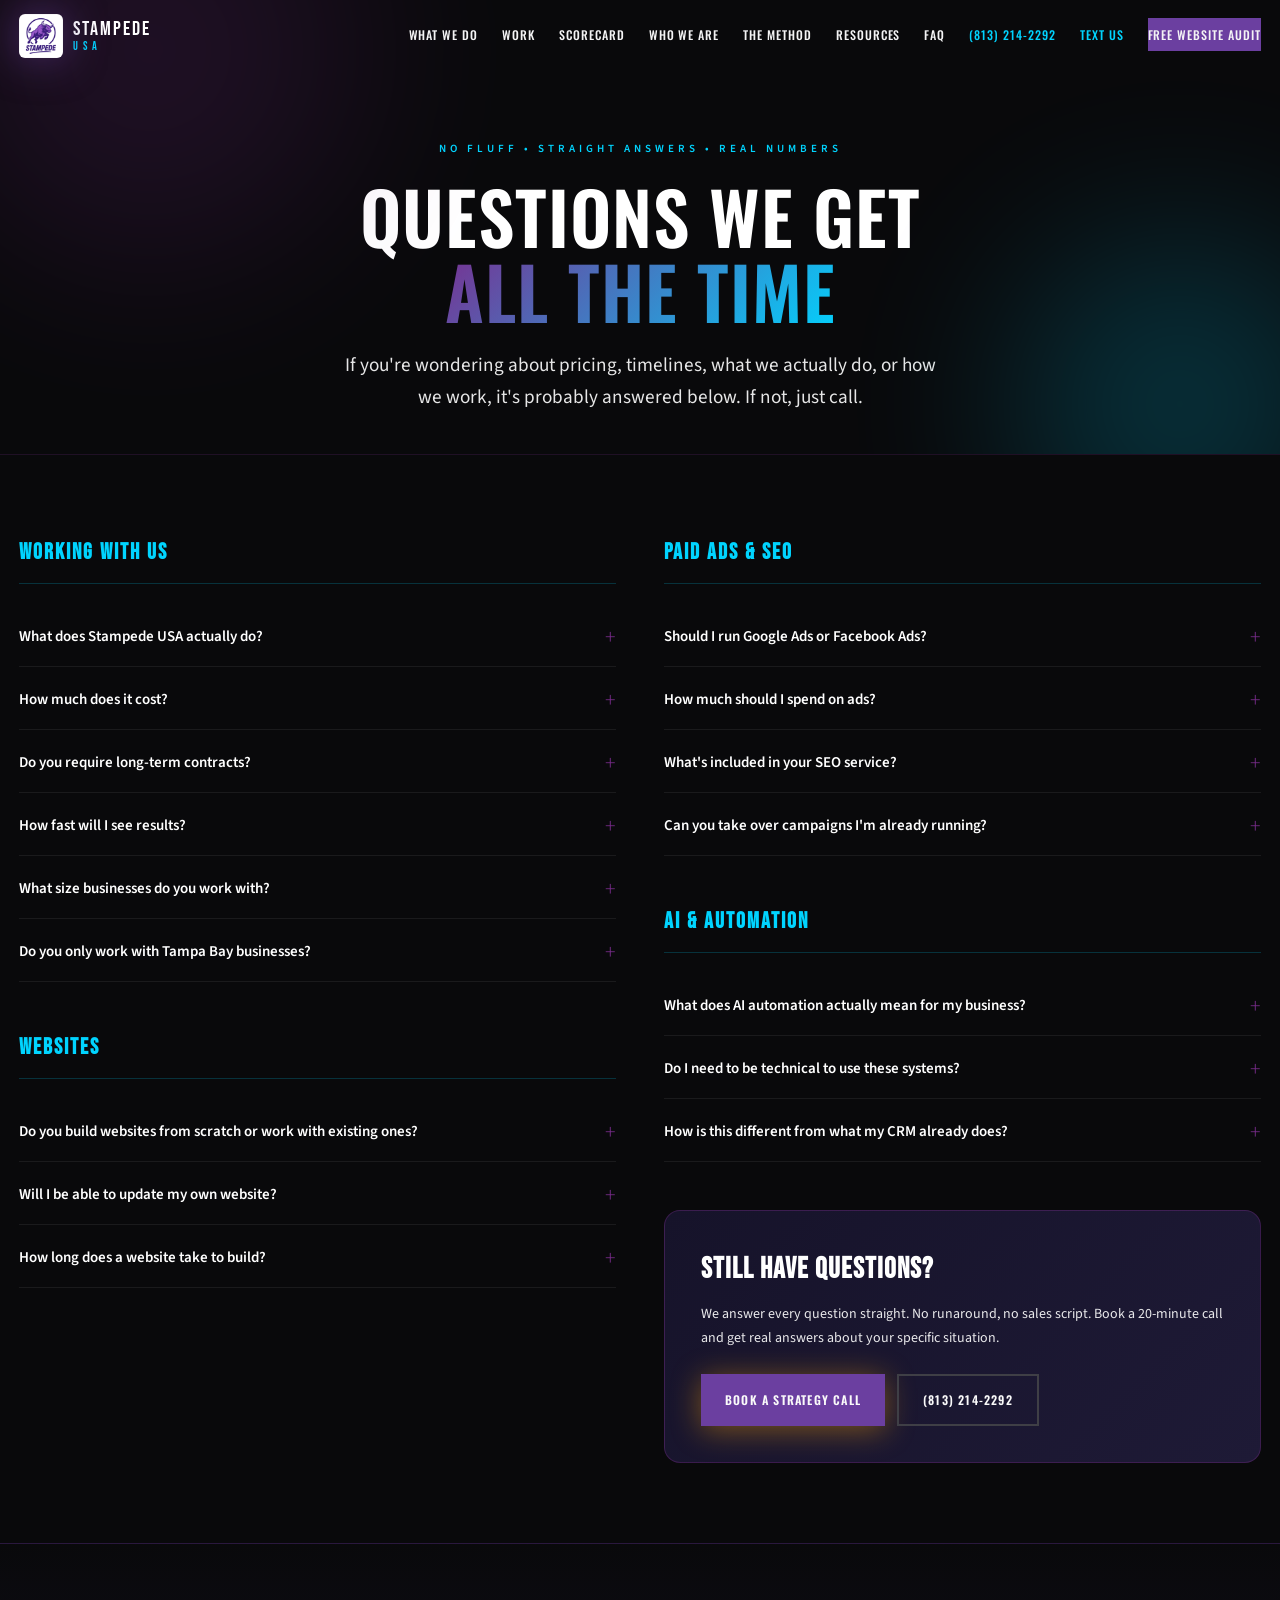
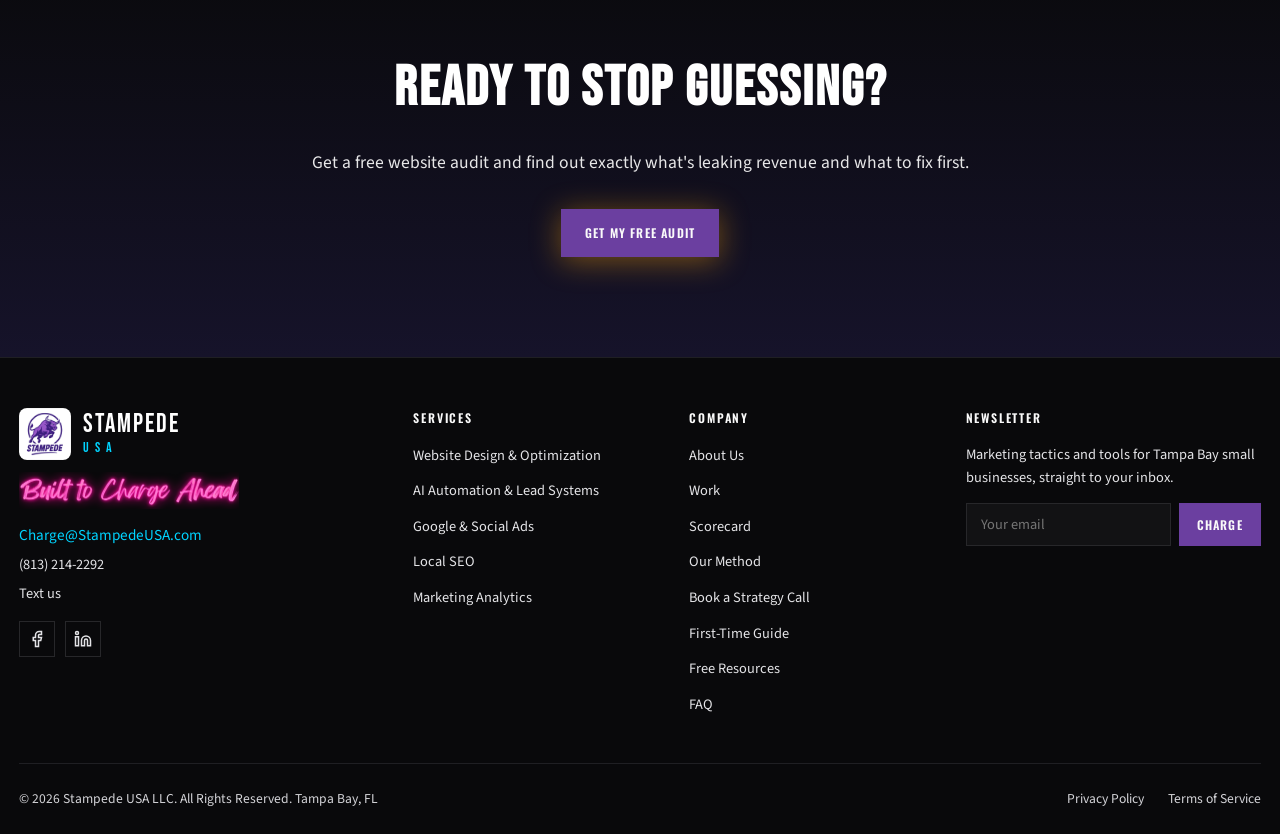
<file: faq.html>
<!DOCTYPE html>
<html lang="en">
<head>
  <meta charset="UTF-8">
  <meta name="viewport" content="width=device-width, initial-scale=1.0">
  <title>FAQ | Stampede USA Digital Marketing Tampa</title>
  <meta name="description" content="Answers to the most common questions about working with Stampede USA: pricing, timelines, what we do, and how we work with Tampa Bay small businesses.">
  <meta name="robots" content="index, follow, max-snippet:-1, max-image-preview:large, max-video-preview:-1">
  <link rel="canonical" href="https://stampedeusa.com/faq.html">
  <meta property="og:type" content="website">
  <meta property="og:site_name" content="Stampede USA">
  <meta property="og:title" content="FAQ | Stampede USA Digital Marketing">
  <meta property="og:description" content="Answers to common questions about working with Stampede USA: pricing, timelines, and how we work.">
  <meta property="og:url" content="https://stampedeusa.com/faq.html">
  <meta property="og:image" content="https://stampedeusa.com/assets/images/og-image.jpg">
  <meta name="twitter:card" content="summary_large_image">
  <script type="application/ld+json">
  {
    "@context": "https://schema.org",
    "@graph": [
      {
        "@type": "FAQPage",
        "@id": "https://stampedeusa.com/faq.html#faq",
        "url": "https://stampedeusa.com/faq.html",
        "isPartOf": {
          "@id": "https://stampedeusa.com/#website"
        },
        "about": {
          "@id": "https://stampedeusa.com/#business"
        },
        "publisher": {
          "@id": "https://stampedeusa.com/#business"
        },
        "inLanguage": "en-US",
        "breadcrumb": {
          "@type": "BreadcrumbList",
          "itemListElement": [
            {
              "@type": "ListItem",
              "position": 1,
              "name": "Home",
              "item": "https://stampedeusa.com/"
            },
            {
              "@type": "ListItem",
              "position": 2,
              "name": "FAQ",
              "item": "https://stampedeusa.com/faq.html"
            }
          ]
        },
        "mainEntity": [
          {
            "@type": "Question",
            "name": "What does Stampede USA actually do?",
            "acceptedAnswer": {
              "@type": "Answer",
              "text": "We build websites, run paid ads, handle local SEO, and set up AI-powered lead systems for small businesses in Tampa Bay. Everything ties back to one thing: generating qualified leads that turn into revenue."
            }
          },
          {
            "@type": "Question",
            "name": "How much does it cost?",
            "acceptedAnswer": {
              "@type": "Answer",
              "text": "Depends on scope, and we'd rather quote you honestly than publish a number that turns out to be wrong for your situation. We scope what you actually need, then give you one straight number upfront. No mystery packages, no upsell surprises, and nothing that changes after you've signed. Ask on the call and you'll get a real answer in that call, not a proposal three days later."
            }
          },
          {
            "@type": "Question",
            "name": "Do you require long-term contracts?",
            "acceptedAnswer": {
              "@type": "Answer",
              "text": "No. Monthly retainers are month-to-month after the first 90 days. The first 90 days exist because real results take time to build, not because we need to lock you in. We keep clients by delivering results. If we're not performing, you should be able to leave."
            }
          },
          {
            "@type": "Question",
            "name": "How fast will I see results?",
            "acceptedAnswer": {
              "@type": "Answer",
              "text": "Paid ads can generate leads within the first week if the foundation is solid. SEO typically takes 60–90 days to gain traction. Website improvements often show conversion lifts within the first 30 days. We tell you what to expect upfront based on your specific situation, not what you want to hear."
            }
          },
          {
            "@type": "Question",
            "name": "Do you only work with Tampa Bay businesses?",
            "acceptedAnswer": {
              "@type": "Answer",
              "text": "That's our home base and where we're most effective for local SEO and in-person strategy. We work with businesses across the Tampa Bay area: Tampa, St. Petersburg, Clearwater, Brandon, Wesley Chapel, Land O'Lakes, and surrounding areas. We take select clients outside the region for digital-only engagements."
            }
          }
        ]
      }
    ]
  }
  </script>
  <link rel="alternate" type="text/plain" href="/llms.txt" title="Plain-text summary for language models">

  <link rel="icon" type="image/png" href="assets/images/favicon.png">
  <link rel="apple-touch-icon" href="assets/images/apple-touch-icon.png">
  <link rel="preconnect" href="https://fonts.googleapis.com">
  <link rel="preconnect" href="https://fonts.gstatic.com" crossorigin>
  <link rel="stylesheet" href="https://fonts.googleapis.com/css2?family=Bebas+Neue&family=Oswald:wght@400;500;600&family=Source+Sans+3:wght@400;600&display=swap" media="print" onload="this.media='all'">
  <noscript><link rel="stylesheet" href="https://fonts.googleapis.com/css2?family=Bebas+Neue&family=Oswald:wght@400;500;600&family=Source+Sans+3:wght@400;600&display=swap"></noscript>
  <link rel="stylesheet" href="css/style.css">
  <link rel="stylesheet" href="css/pages.css">
  <script async src="https://www.googletagmanager.com/gtag/js?id=G-9PWD1RL4FX"></script>
  <script>window.dataLayer=window.dataLayer||[];function gtag(){dataLayer.push(arguments);}gtag('js',new Date());gtag('config','G-9PWD1RL4FX');</script>
</head>
<body>

<a href="#main-content" class="skip-nav">Skip to main content</a>

<!-- NAV -->
<nav id="stmp-nav" aria-label="Main navigation">
  <div class="stmp-nav-container">
    <a href="index.html" class="stmp-nav-logo" aria-label="Stampede USA Home">
      <img src="assets/images/favicon.png" alt="Stampede USA" width="44" height="44" loading="eager" style="height:44px;width:auto;">
      <span class="stmp-nav-logo-text">STAMPEDE <span>USA</span></span>
    </a>
    <ul class="stmp-nav-links" role="list">
      <li><a href="index.html#stmp-services">What We Do</a></li>
      <li><a href="work.html">Work</a></li>
          <li><a href="scorecard.html">Scorecard</a></li>
      <li><a href="index.html#stmp-about">Who We Are</a></li>
      <li><a href="index.html#stmp-method">The Method</a></li>
      <li><a href="resources.html">Resources</a></li>
      <li><a href="faq.html" aria-current="page">FAQ</a></li>
      <li><a href="tel:+18132142292" class="stmp-nav-phone" aria-label="Call Stampede USA">(813) 214-2292</a></li>
      <li><a href="sms:+18132142292" class="stmp-nav-phone" aria-label="Text Stampede USA">Text us</a></li>
      <li><a href="index.html#stmp-audit" class="stmp-nav-cta" id="navAuditBtn">Free Website Audit</a></li>
    </ul>
    <button class="stmp-nav-toggle" id="stmpNavToggle" aria-label="Open navigation menu" aria-expanded="false" aria-controls="stmp-mobile-menu">
      <span></span><span></span><span></span>
    </button>
  </div>
</nav>

<!-- MOBILE MENU -->
<div id="stmp-mobile-menu" role="dialog" aria-modal="true" aria-label="Navigation menu">
  <button class="stmp-mobile-menu-close" id="stmpMobileClose" aria-label="Close navigation menu">&times;</button>
  <div class="stmp-mobile-menu-cta"><a href="index.html#stmp-audit" class="mobileAuditBtn">Free Website Audit</a></div>
  <ul class="stmp-mobile-menu-links" role="list">
    <li><a href="index.html#stmp-services">What We Do</a></li>
    <li><a href="work.html">Work</a></li>
          <li><a href="scorecard.html">Scorecard</a></li>
    <li><a href="index.html#stmp-about">Who We Are</a></li>
    <li><a href="index.html#stmp-method">The Method</a></li>
    <li><a href="resources.html">Resources</a></li>
    <li><a href="faq.html">FAQ</a></li>
    <li><a href="tel:+18132142292">(813) 214-2292</a></li>
    <li><a href="sms:+18132142292">Text us</a></li>
    <li><a href="index.html#stmp-strategy">Contact Us</a></li>
  </ul>
</div>

<main id="main-content">

  <!-- PAGE HERO -->
  <section class="page-hero">
    <div class="page-hero-orb page-hero-orb-1" aria-hidden="true"></div>
    <div class="page-hero-orb page-hero-orb-2" aria-hidden="true"></div>
    <div class="stmp-container">
      <div class="page-hero-kicker">No Fluff &bull; Straight Answers &bull; Real Numbers</div>
      <h1 class="page-hero-title">Questions We Get<br><span class="page-hero-accent">All the Time</span></h1>
      <p class="page-hero-sub">If you're wondering about pricing, timelines, what we actually do, or how we work, it's probably answered below. If not, just call.</p>
    </div>
  </section>

  <!-- FAQ CONTENT -->
  <section class="faq-section">
    <div class="stmp-container">
      <div class="faq-layout">

        <!-- LEFT COLUMN -->
        <div class="faq-column">
          <h2 class="faq-category-heading">Working With Us</h2>

          <div class="faq-item">
            <button class="faq-question" aria-expanded="false">
              What does Stampede USA actually do?
              <span class="faq-icon" aria-hidden="true">+</span>
            </button>
            <div class="faq-answer" hidden>
              <p>We build websites, run paid ads, handle local SEO, and set up AI-powered lead systems for small businesses in Tampa Bay. Everything ties back to one thing: generating qualified leads that turn into revenue. We don't do fluff campaigns. Every engagement is scoped around what will move the number that matters to you.</p>
            </div>
          </div>

          <div class="faq-item">
            <button class="faq-question" aria-expanded="false">
              How much does it cost?
              <span class="faq-icon" aria-hidden="true">+</span>
            </button>
            <div class="faq-answer" hidden>
              <p>Depends on scope, and we'd rather quote you honestly than publish a number that turns out to be wrong for your situation. We scope what you actually need, then give you one straight number upfront. No mystery packages, no upsell surprises, and nothing that changes after you've signed. Ask on the call and you'll get a real answer in that call, not a proposal three days later.</p>
            </div>
          </div>

          <div class="faq-item">
            <button class="faq-question" aria-expanded="false">
              Do you require long-term contracts?
              <span class="faq-icon" aria-hidden="true">+</span>
            </button>
            <div class="faq-answer" hidden>
              <p>No. Monthly retainers are month-to-month after the first 90 days. The first 90 days exist because real results take time to build, not because we need to lock you in. We keep clients by delivering results. If we're not performing, you should be able to leave.</p>
            </div>
          </div>

          <div class="faq-item">
            <button class="faq-question" aria-expanded="false">
              How fast will I see results?
              <span class="faq-icon" aria-hidden="true">+</span>
            </button>
            <div class="faq-answer" hidden>
              <p>Paid ads can generate leads within the first week if the foundation is solid. SEO typically takes 60–90 days to gain traction. Website improvements often show conversion lifts within the first 30 days. We tell you what to expect upfront based on your specific situation, not what you want to hear.</p>
            </div>
          </div>

          <div class="faq-item">
            <button class="faq-question" aria-expanded="false">
              What size businesses do you work with?
              <span class="faq-icon" aria-hidden="true">+</span>
            </button>
            <div class="faq-answer" hidden>
              <p>Typically owner-operated or small team businesses: trades, professional services, retail, health and wellness, restaurants, and local service providers. Our sweet spot is businesses doing $200K–$5M in revenue who are ready to scale but don't have a marketing department.</p>
            </div>
          </div>

          <div class="faq-item">
            <button class="faq-question" aria-expanded="false">
              Do you only work with Tampa Bay businesses?
              <span class="faq-icon" aria-hidden="true">+</span>
            </button>
            <div class="faq-answer" hidden>
              <p>That's our home base and where we're most effective for local SEO and in-person strategy. We work with businesses across the Tampa Bay area: Tampa, St. Petersburg, Clearwater, Brandon, Wesley Chapel, Land O'Lakes, and surrounding areas. We take select clients outside the region for digital-only engagements.</p>
            </div>
          </div>

          <h2 class="faq-category-heading" style="margin-top:48px;">Websites</h2>

          <div class="faq-item">
            <button class="faq-question" aria-expanded="false">
              Do you build websites from scratch or work with existing ones?
              <span class="faq-icon" aria-hidden="true">+</span>
            </button>
            <div class="faq-answer" hidden>
              <p>Both. We build new sites on platforms that give you control and performance. No bloated builders. We also audit and rebuild existing sites when the issues run too deep to patch. We always start with an honest assessment of whether your current site is worth fixing or needs to be replaced.</p>
            </div>
          </div>

          <div class="faq-item">
            <button class="faq-question" aria-expanded="false">
              Will I be able to update my own website?
              <span class="faq-icon" aria-hidden="true">+</span>
            </button>
            <div class="faq-answer" hidden>
              <p>Yes. We build for ownership. You get full access, plain-English documentation, and a walkthrough of how to make common updates. We don't build sites that hold you hostage for every change.</p>
            </div>
          </div>

          <div class="faq-item">
            <button class="faq-question" aria-expanded="false">
              How long does a website take to build?
              <span class="faq-icon" aria-hidden="true">+</span>
            </button>
            <div class="faq-answer" hidden>
              <p>A focused single-service site: 2–3 weeks. A full multi-page business site: 4–6 weeks. Timeline depends on how fast you can provide content and feedback. The bottleneck is almost always client-side. We move fast when you do.</p>
            </div>
          </div>
        </div>

        <!-- RIGHT COLUMN -->
        <div class="faq-column">
          <h2 class="faq-category-heading">Paid Ads & SEO</h2>

          <div class="faq-item">
            <button class="faq-question" aria-expanded="false">
              Should I run Google Ads or Facebook Ads?
              <span class="faq-icon" aria-hidden="true">+</span>
            </button>
            <div class="faq-answer" hidden>
              <p>Depends on your business. Google Ads captures demand that already exists. People searching for what you do right now. Facebook/Meta creates demand by putting you in front of people who don't know they need you yet. Most local service businesses start with Google. We'll tell you which makes sense for your specific situation in the audit.</p>
            </div>
          </div>

          <div class="faq-item">
            <button class="faq-question" aria-expanded="false">
              How much should I spend on ads?
              <span class="faq-icon" aria-hidden="true">+</span>
            </button>
            <div class="faq-answer" hidden>
              <p>Enough to gather meaningful data before you start drawing conclusions. Spend too little and the platform never gets the signal it needs to optimize, so you end up paying for a test that could never have told you anything. The right number depends on your margins, what a customer is worth to you over their lifetime, and how competitive your keywords are — we'll work it out with you rather than guess at it here.</p>
            </div>
          </div>

          <div class="faq-item">
            <button class="faq-question" aria-expanded="false">
              What's included in your SEO service?
              <span class="faq-icon" aria-hidden="true">+</span>
            </button>
            <div class="faq-answer" hidden>
              <p>Local SEO for Tampa Bay businesses: Google Business Profile optimization, on-page SEO fixes, schema markup, citation building, review strategy, and monthly reporting. We focus on rankings that produce calls and form fills, not just traffic numbers that don't convert.</p>
            </div>
          </div>

          <div class="faq-item">
            <button class="faq-question" aria-expanded="false">
              Can you take over campaigns I'm already running?
              <span class="faq-icon" aria-hidden="true">+</span>
            </button>
            <div class="faq-answer" hidden>
              <p>Yes. We audit what's there first. No assumptions. We tell you exactly what's working, what's wasting money, and what we'd change. If it's a disaster, we'll say so. If it just needs tuning, we do that without blowing everything up.</p>
            </div>
          </div>

          <h2 class="faq-category-heading" style="margin-top:48px;">AI & Automation</h2>

          <div class="faq-item">
            <button class="faq-question" aria-expanded="false">
              What does AI automation actually mean for my business?
              <span class="faq-icon" aria-hidden="true">+</span>
            </button>
            <div class="faq-answer" hidden>
              <p>Practically: automated lead follow-up that responds in minutes instead of days, AI chat that qualifies leads 24/7, automated appointment booking, review request sequences, and CRM workflows that make sure no lead falls through the cracks. We don't sell AI hype. We build systems that save you time and recover lost revenue.</p>
            </div>
          </div>

          <div class="faq-item">
            <button class="faq-question" aria-expanded="false">
              Do I need to be technical to use these systems?
              <span class="faq-icon" aria-hidden="true">+</span>
            </button>
            <div class="faq-answer" hidden>
              <p>No. We build it, connect it to your existing tools, test it, and train you on the dashboard. Most clients spend less than 30 minutes a week managing their automation once it's set up. If something breaks, we fix it.</p>
            </div>
          </div>

          <div class="faq-item">
            <button class="faq-question" aria-expanded="false">
              How is this different from what my CRM already does?
              <span class="faq-icon" aria-hidden="true">+</span>
            </button>
            <div class="faq-answer" hidden>
              <p>Most CRMs are data storage with some basic email sequences. What we build is active follow-up: AI-written, personalized messages sent at the right moment, across SMS, email, and chat. The difference is a system that actually recovers leads vs. a system that just logs them.</p>
            </div>
          </div>

          <!-- STILL HAVE QUESTIONS CTA -->
          <div class="faq-cta-card">
            <h3>Still Have Questions?</h3>
            <p>We answer every question straight. No runaround, no sales script. Book a 20-minute call and get real answers about your specific situation.</p>
            <div class="faq-cta-btns">
              <a href="index.html#stmp-strategy" class="stmp-btn stmp-btn-primary">Book a Strategy Call</a>
              <a href="tel:+18132142292" class="stmp-btn stmp-btn-secondary">(813) 214-2292</a>
            </div>
          </div>

        </div><!-- /right column -->
      </div><!-- /faq-layout -->
    </div>
  </section>

  <!-- BOTTOM CTA -->
  <section class="page-bottom-cta">
    <div class="stmp-container">
      <h2>Ready to Stop Guessing?</h2>
      <p>Get a free website audit and find out exactly what's leaking revenue and what to fix first.</p>
      <a href="index.html#stmp-audit" class="stmp-btn stmp-btn-primary audit-trigger">Get My Free Audit</a>
    </div>
  </section>

</main>

<!-- FOOTER -->
<footer id="stmp-footer" itemscope itemtype="https://schema.org/LocalBusiness">
  <div class="stmp-container">
    <div class="stmp-footer-top">
      <div class="stmp-footer-brand">
        <div class="stmp-footer-logo-lockup">
          <img src="assets/images/favicon.png" alt="Stampede USA" width="52" height="52" loading="lazy" style="height:52px;width:auto;">
          <span class="stmp-footer-logo-text">STAMPEDE <span>USA</span></span>
        </div>
        <img class="stmp-footer-tagline-img" src="assets/images/tagline.webp" alt="Built to Charge Ahead" width="440" height="75" loading="lazy">
        <a href="#" class="stmp-footer-email" id="stmp-footer-email-link" itemprop="email"><span id="stmp-email-display"></span></a>
        <a href="tel:+18132142292" class="stmp-footer-phone" itemprop="telephone">(813) 214-2292</a>
        <a href="sms:+18132142292" class="stmp-footer-phone" aria-label="Text Stampede USA">Text us</a>
        <meta itemprop="name" content="Stampede USA">
        <div class="stmp-footer-social" aria-label="Stampede USA social media">
          <a href="https://www.facebook.com/RunWithStampede" target="_blank" rel="noopener noreferrer" aria-label="Stampede USA on Facebook">
            <svg width="18" height="18" viewBox="0 0 24 24" fill="none" stroke="currentColor" stroke-width="2" aria-hidden="true"><path d="M18 2h-3a5 5 0 0 0-5 5v3H7v4h3v8h4v-8h3l1-4h-4V7a1 1 0 0 1 1-1h3z"/></svg>
          </a>
          <a href="https://www.linkedin.com/company/stampedeusa/" target="_blank" rel="noopener noreferrer" aria-label="Stampede USA on LinkedIn">
            <svg width="18" height="18" viewBox="0 0 24 24" fill="none" stroke="currentColor" stroke-width="2" aria-hidden="true"><path d="M16 8a6 6 0 0 1 6 6v7h-4v-7a2 2 0 0 0-2-2 2 2 0 0 0-2 2v7h-4v-7a6 6 0 0 1 6-6z"/><rect x="2" y="9" width="4" height="12"/><circle cx="4" cy="4" r="2"/></svg>
          </a>
        </div>
      </div>
      <div class="stmp-footer-column">
        <h3 class="stmp-footer-col-heading">Services</h3>
        <ul role="list">
          <li><a href="index.html#stmp-services">Website Design &amp; Optimization</a></li>
          <li><a href="index.html#stmp-services">AI Automation &amp; Lead Systems</a></li>
          <li><a href="index.html#stmp-services">Google &amp; Social Ads</a></li>
          <li><a href="index.html#stmp-services">Local SEO</a></li>
          <li><a href="index.html#stmp-services">Marketing Analytics</a></li>
        </ul>
      </div>
      <div class="stmp-footer-column">
        <h3 class="stmp-footer-col-heading">Company</h3>
        <ul role="list">
          <li><a href="index.html#stmp-about">About Us</a></li>
          <li><a href="work.html">Work</a></li>
          <li><a href="scorecard.html">Scorecard</a></li>
          <li><a href="index.html#stmp-method">Our Method</a></li>
          <li><a href="index.html#stmp-strategy">Book a Strategy Call</a></li>
          <li><a href="first-time-hiring-a-marketing-agency.html">First-Time Guide</a></li>
          <li><a href="resources.html">Free Resources</a></li>
          <li><a href="faq.html">FAQ</a></li>
        </ul>
      </div>
      <div class="stmp-footer-column stmp-footer-newsletter">
        <h3 class="stmp-footer-col-heading">Newsletter</h3>
        <p>Marketing tactics and tools for Tampa Bay small businesses, straight to your inbox.</p>
        <form class="stmp-newsletter-form" id="footerNewsletter" novalidate>
          <input type="text" name="contact_ref" tabindex="-1" autocomplete="off" aria-hidden="true" class="stmp-alt-field">
          <label for="newsletterEmail" class="sr-only">Email address</label>
          <input type="email" id="newsletterEmail" name="email" placeholder="Your email" required autocomplete="email">
          <button type="submit">Charge</button>
        </form>
      </div>
    </div>
    <div class="stmp-footer-bottom">
      <p class="stmp-footer-copyright">&copy; 2026 Stampede USA LLC. All Rights Reserved. Tampa Bay, FL</p>
      <div class="stmp-footer-legal">
        <a href="privacy-policy.html">Privacy Policy</a>
        <a href="terms-of-service.html">Terms of Service</a>
      </div>
    </div>
  </div>
</footer>

<!-- AUDIT MODAL -->
<div id="stmp-audit-modal" role="dialog" aria-modal="true" aria-labelledby="modal-title" aria-hidden="true">
  <div class="stmp-modal-backdrop" id="modalBackdrop"></div>
  <div class="stmp-modal-box">
    <button class="stmp-modal-close" id="modalClose" aria-label="Close audit request form">&times;</button>
    <div id="modal-form-view">
      <div class="stmp-modal-header">
        <div class="stmp-modal-eyebrow">Free Website Audit</div>
        <h2 class="stmp-modal-title" id="modal-title">Send us your site.</h2>
        <p class="stmp-modal-sub">We'll tell you what's leaking revenue. No pitch deck, no buzzwords.</p>
      </div>
      <form id="auditForm" class="stmp-modal-form" novalidate>
        <input type="text" name="contact_ref" tabindex="-1" autocomplete="off" aria-hidden="true" class="stmp-alt-field">
        <div class="stmp-form-row">
          <div class="stmp-form-group">
            <label for="auditFirstName">First Name <span aria-hidden="true">*</span></label>
            <input type="text" id="auditFirstName" name="firstName" required autocomplete="given-name" placeholder="Jane">
          </div>
          <div class="stmp-form-group">
            <label for="auditLastName">Last Name</label>
            <input type="text" id="auditLastName" name="lastName" autocomplete="family-name" placeholder="Smith">
          </div>
        </div>
        <div class="stmp-form-group">
          <label for="auditEmail">Email <span aria-hidden="true">*</span></label>
          <input type="email" id="auditEmail" name="email" required autocomplete="email" placeholder="jane@yourbusiness.com">
        </div>
        <div class="stmp-form-group">
          <label for="auditPhone">Phone</label>
          <input type="tel" id="auditPhone" name="phone" autocomplete="tel" placeholder="(813) 555-0100">
        </div>
        <div class="stmp-form-group">
          <label for="auditWebsite">Website URL <span aria-hidden="true">*</span></label>
          <input type="url" id="auditWebsite" name="website" required autocomplete="url" placeholder="https://yourbusiness.com">
        </div>
        <div class="stmp-form-row">
          <div class="stmp-form-group">
            <label for="auditEmployees">Employees</label>
            <select id="auditEmployees" name="employees">
              <option value="">Select...</option>
              <option>1-5</option><option>6-20</option><option>21-50</option><option>51-100</option><option>100+</option>
            </select>
          </div>
          <div class="stmp-form-group">
            <label for="auditAdSpend">Monthly Ad Spend</label>
            <select id="auditAdSpend" name="adSpend">
              <option value="">Select...</option>
              <option>$0</option><option>$1-$1k</option><option>$1k-$5k</option><option>$5k-$10k</option><option>$10k+</option>
            </select>
          </div>
        </div>
        <div class="stmp-form-group">
          <label for="auditChallenge">Biggest Challenge</label>
          <select id="auditChallenge" name="challenge">
            <option value="">Select...</option>
            <option>Not enough leads</option><option>Leads not converting</option><option>Website not performing</option>
            <option>Ads not profitable</option><option>Don't know what's working</option><option>Need help with everything</option>
          </select>
        </div>
        <p class="stmp-form-privacy">We respect your privacy. <a href="privacy-policy.html">Privacy Policy</a></p>
        <button type="submit" class="stmp-form-submit" id="auditSubmitBtn">Request My Free Audit &rarr;</button>
      </form>
    </div>
    <div id="modal-success-view" hidden>
      <div class="stmp-modal-success">
        <div class="stmp-success-icon" aria-hidden="true">✓</div>
        <h3>Audit Request Received!</h3>
        <p>We'll analyze your website and reach out within <strong>2 business days</strong>.</p>
        <a href="resources.html" class="stmp-btn stmp-btn-primary">Explore Free Resources</a>
      </div>
    </div>
  </div>
</div>

<!-- MOBILE BOTTOM BAR — Call + Text + Free Audit (visible only <768px) -->
<div id="stmp-mobile-bar" role="navigation" aria-label="Quick contact">
  <a href="tel:+18132142292" class="stmp-mobile-bar-btn" aria-label="Call Stampede USA">
    <svg width="20" height="20" viewBox="0 0 24 24" fill="none" stroke="currentColor" stroke-width="2" aria-hidden="true"><path d="M22 16.92v3a2 2 0 0 1-2.18 2 19.79 19.79 0 0 1-8.63-3.07 19.5 19.5 0 0 1-6-6 19.79 19.79 0 0 1-3.07-8.67A2 2 0 0 1 4.11 2h3a2 2 0 0 1 2 1.72 12.84 12.84 0 0 0 .7 2.81 2 2 0 0 1-.45 2.11L8.09 9.91a16 16 0 0 0 6 6l1.27-1.27a2 2 0 0 1 2.11-.45 12.84 12.84 0 0 0 2.81.7A2 2 0 0 1 22 16.92z"/></svg>
    <span>Call</span>
  </a>
  <a href="sms:+18132142292" class="stmp-mobile-bar-btn" aria-label="Text Stampede USA">
    <svg width="20" height="20" viewBox="0 0 24 24" fill="none" stroke="currentColor" stroke-width="2" aria-hidden="true"><path d="M21 15a2 2 0 0 1-2 2H7l-4 4V5a2 2 0 0 1 2-2h14a2 2 0 0 1 2 2z"/></svg>
    <span>Text</span>
  </a>
  <a href="index.html#stmp-audit" class="stmp-mobile-bar-btn stmp-mobile-bar-btn--cta">
    <span>Free Audit</span>
  </a>
</div>

<script src="js/main.js"></script>
<script>
// FAQ accordion
document.querySelectorAll('.faq-question').forEach(function(btn) {
  btn.addEventListener('click', function() {
    var answer = this.nextElementSibling;
    var isOpen = this.getAttribute('aria-expanded') === 'true';
    // Close all others
    document.querySelectorAll('.faq-question').forEach(function(b) {
      b.setAttribute('aria-expanded', 'false');
      b.querySelector('.faq-icon').textContent = '+';
      b.nextElementSibling.hidden = true;
    });
    if (!isOpen) {
      this.setAttribute('aria-expanded', 'true');
      this.querySelector('.faq-icon').textContent = '−';
      answer.hidden = false;
    }
  });
});
</script>
</body>
</html>
</file>
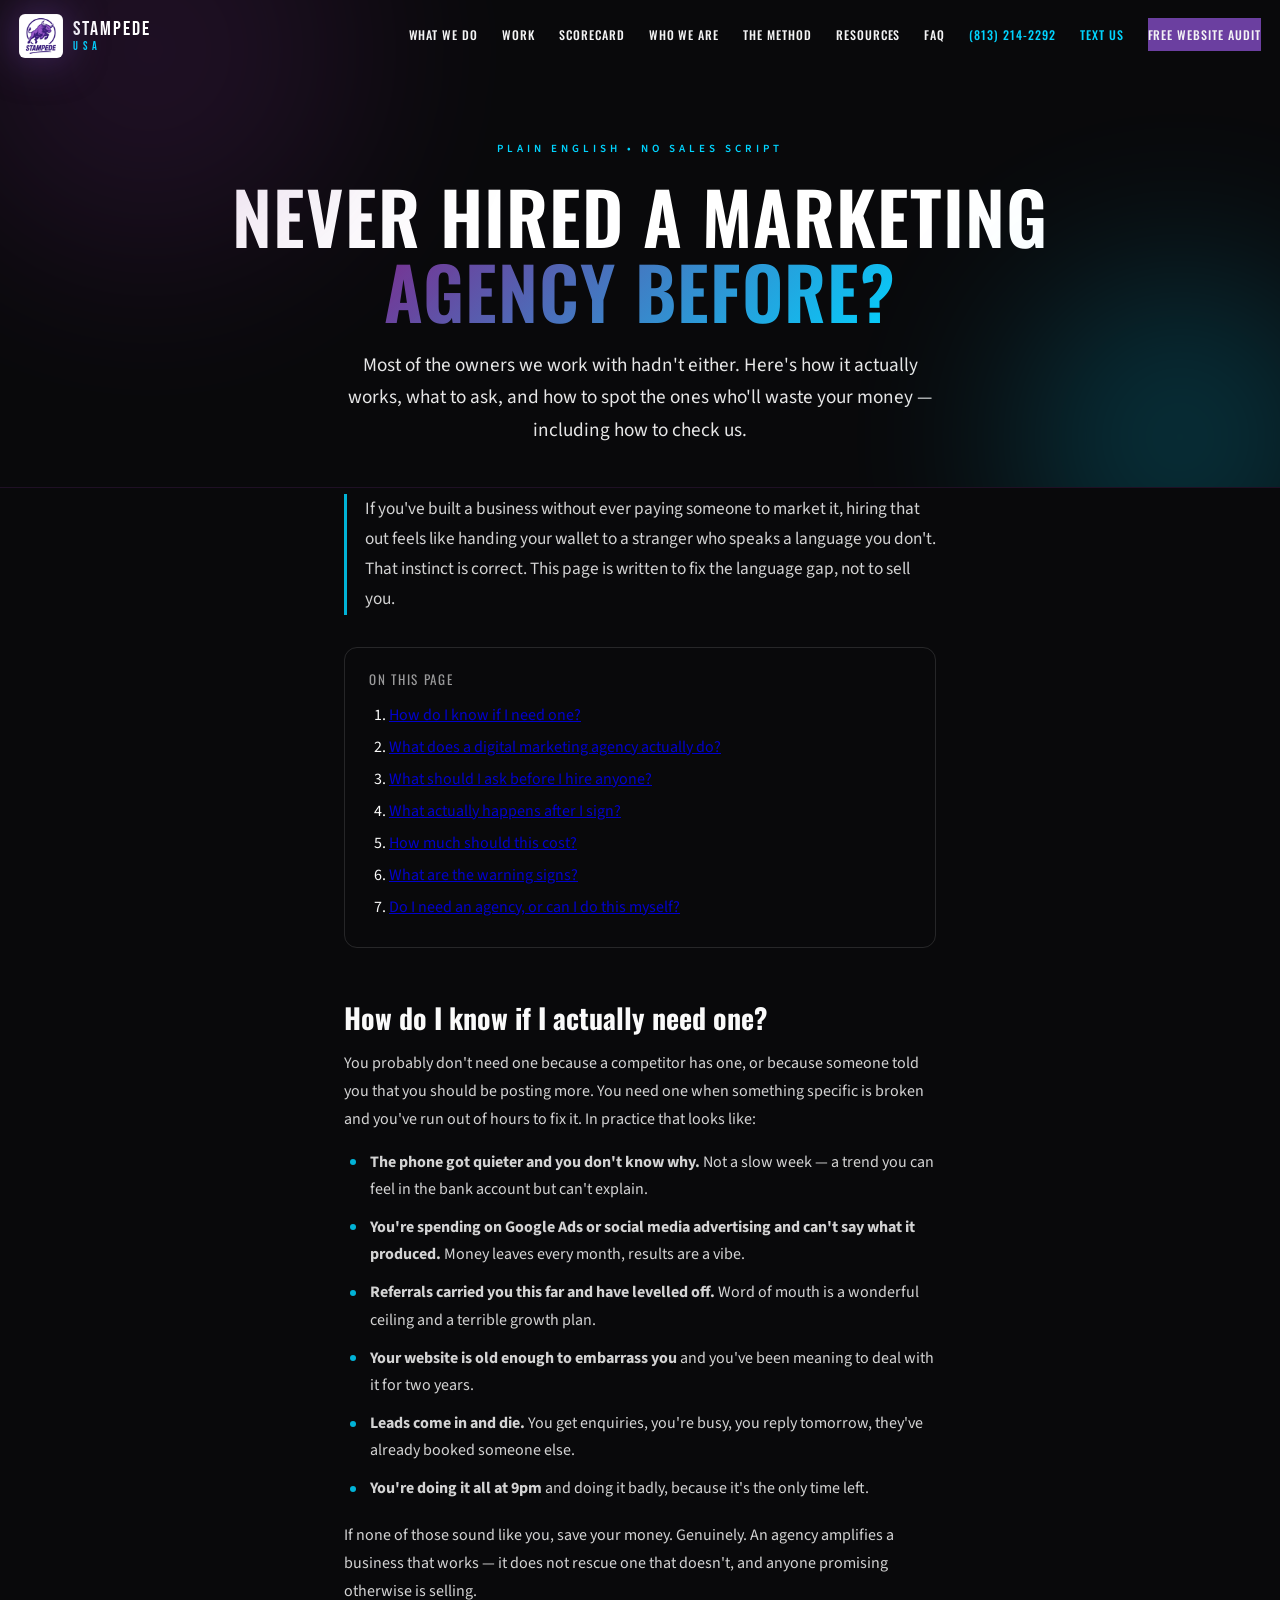
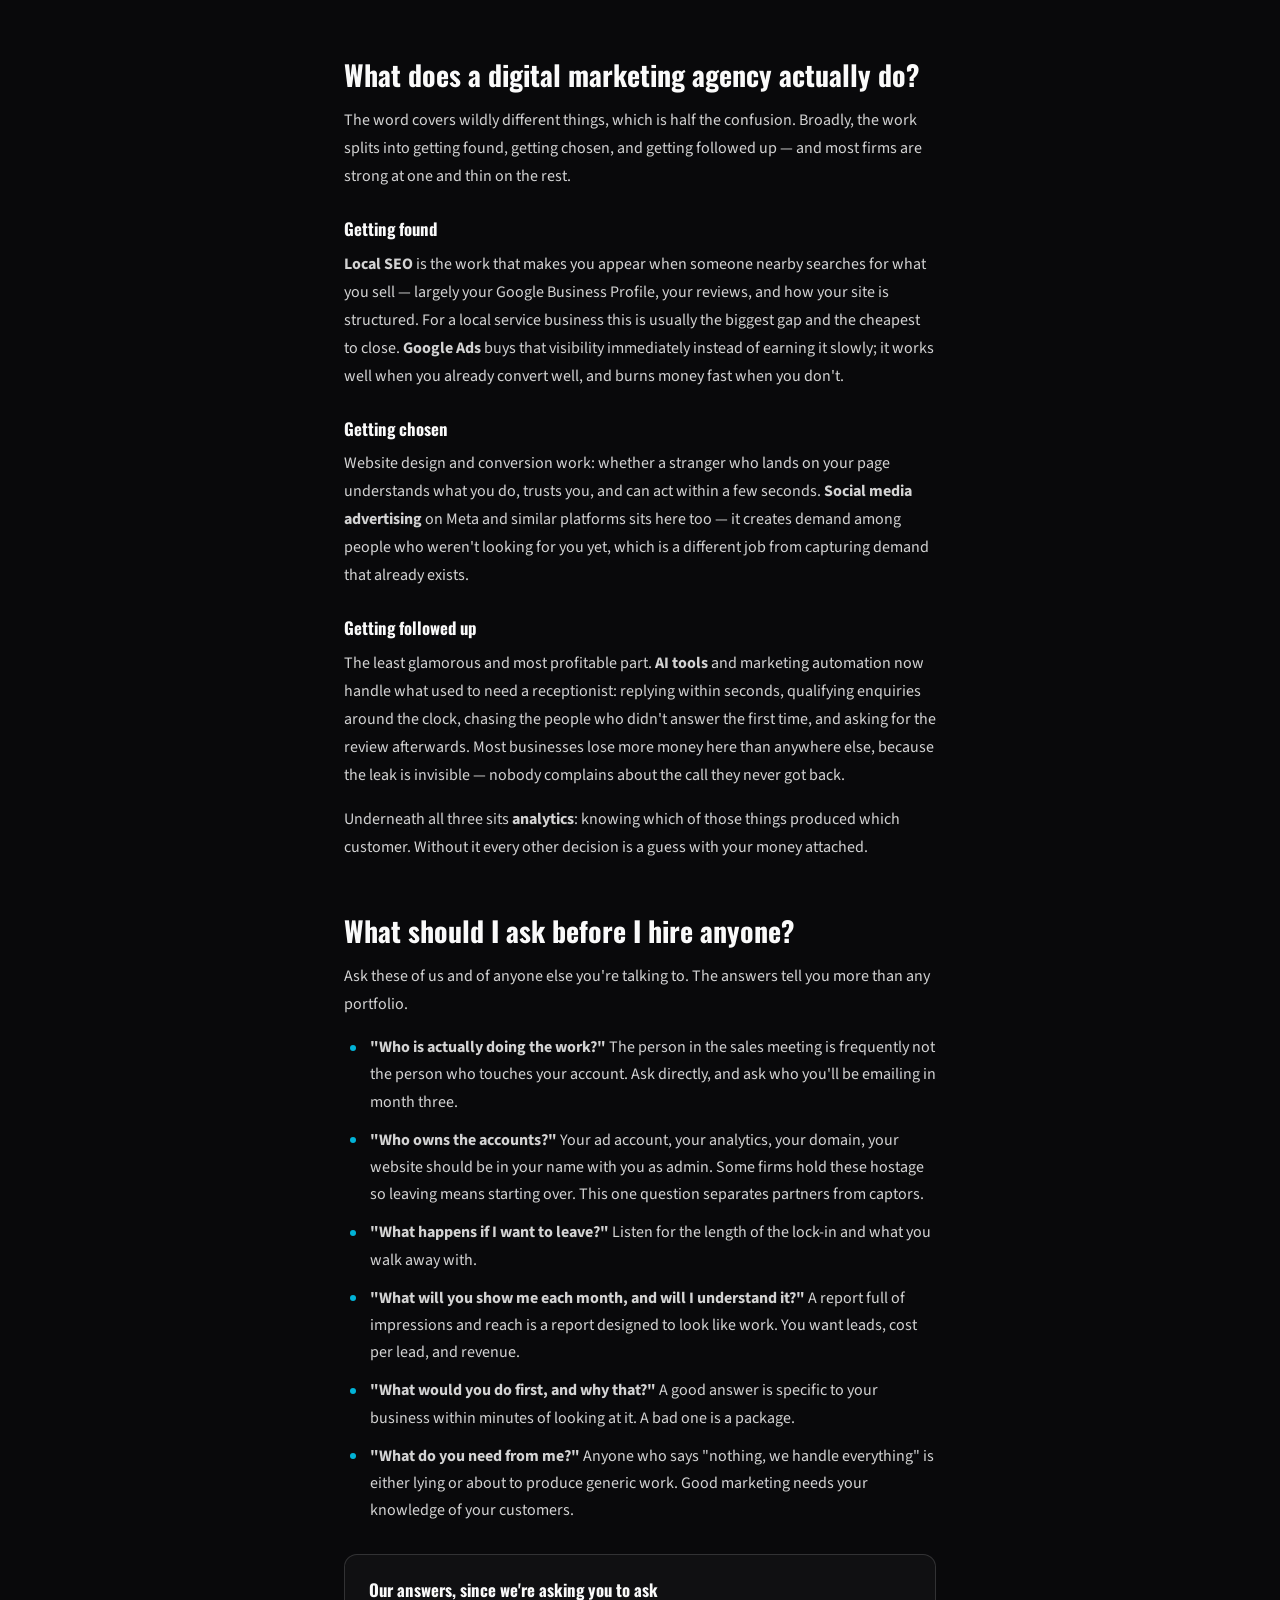
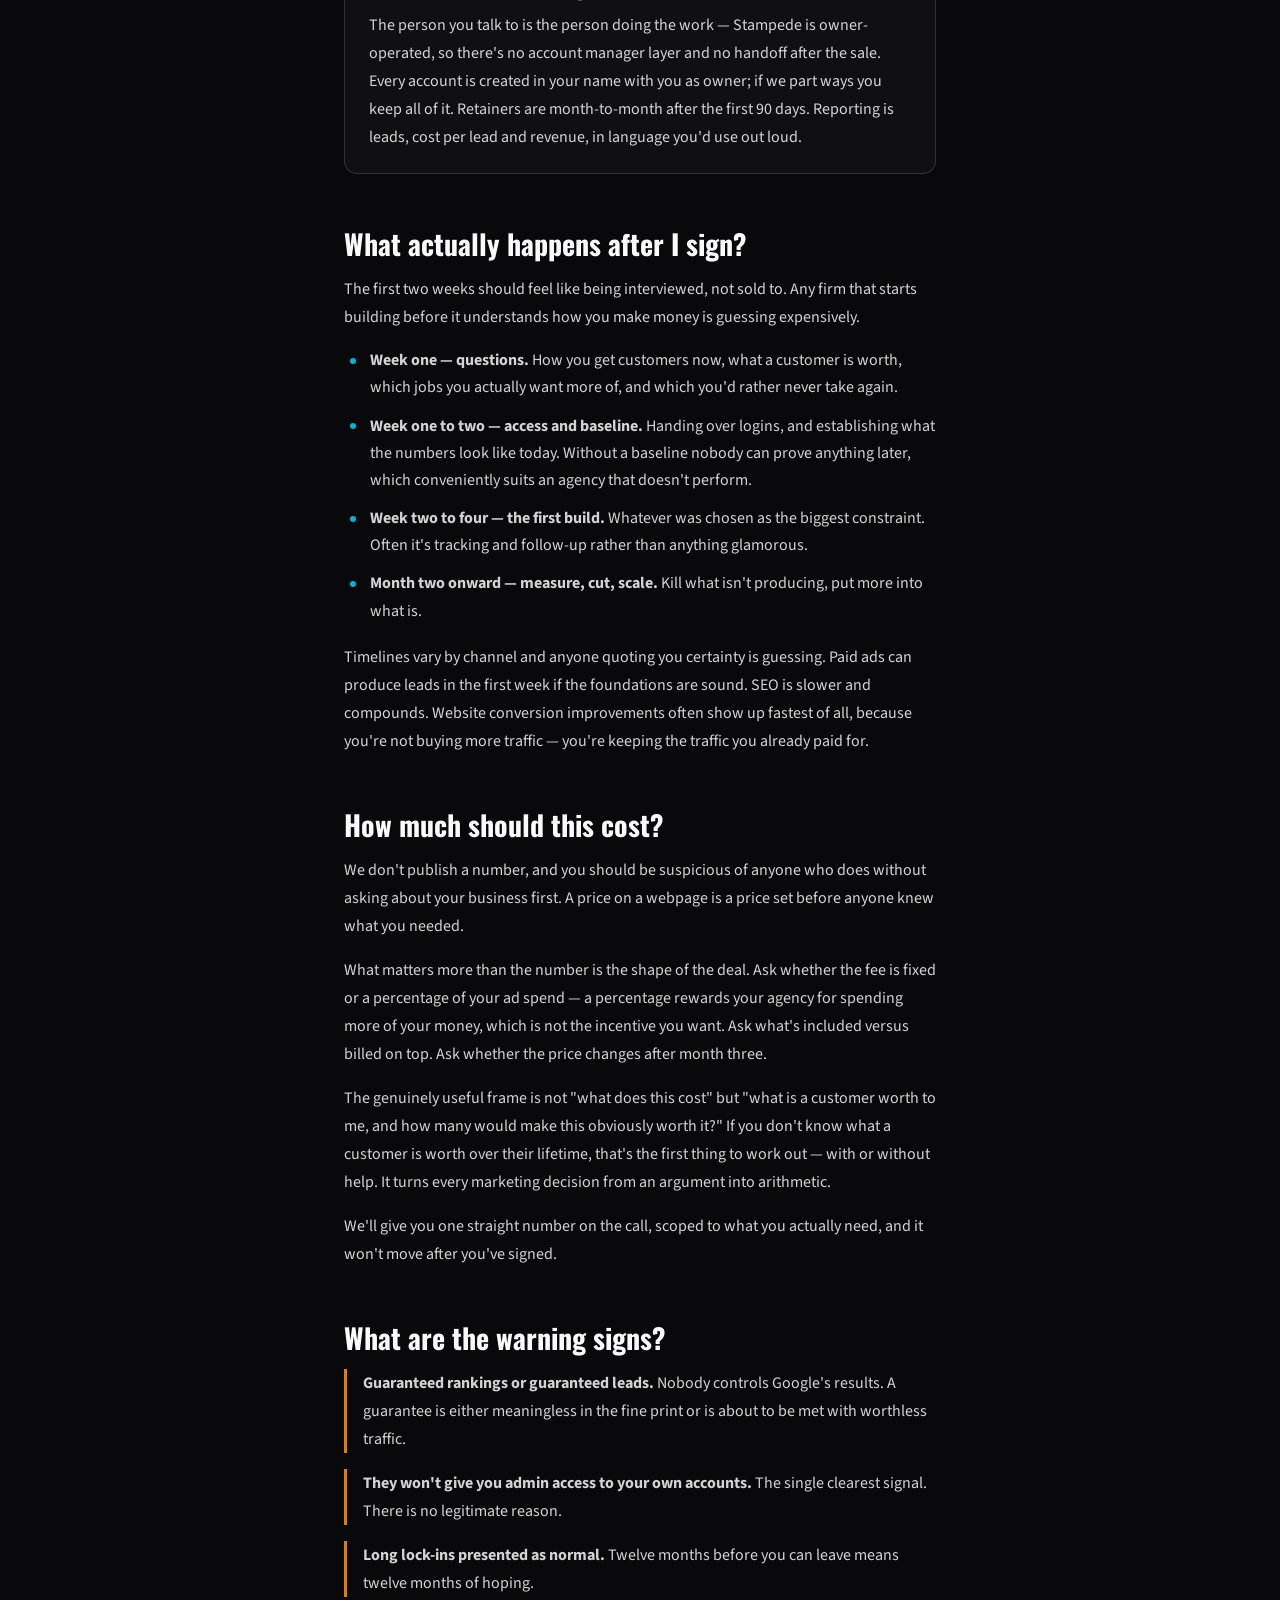
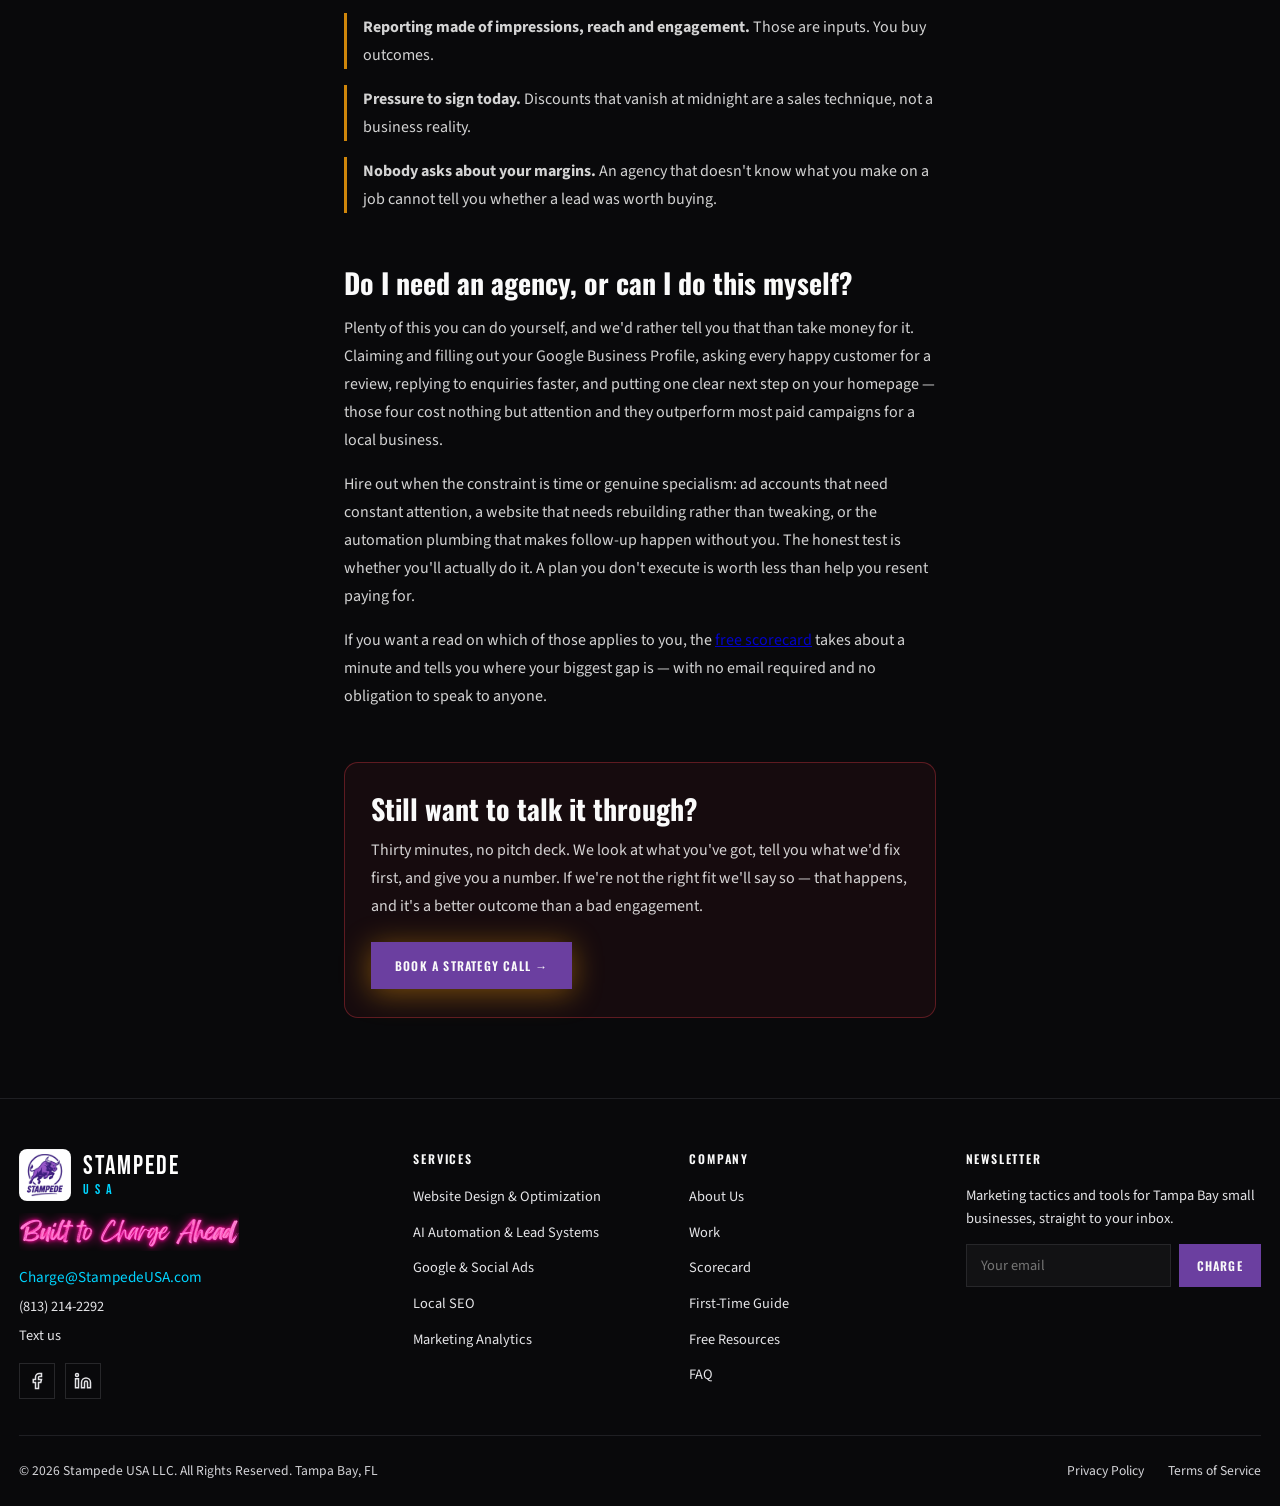
<file: first-time-hiring-a-marketing-agency.html>
<!DOCTYPE html>
<html lang="en">
<head>
  <meta charset="UTF-8">
  <meta name="viewport" content="width=device-width, initial-scale=1.0">
  <title>Never Hired a Marketing Agency? Start Here | Stampede USA Tampa</title>
  <meta name="description" content="A plain-English guide for Tampa Bay business owners hiring digital marketing help for the first time. What agencies actually do, what to ask, what it costs, and the warning signs to walk away from.">
  <meta name="robots" content="index, follow, max-snippet:-1, max-image-preview:large, max-video-preview:-1">
  <link rel="canonical" href="https://stampedeusa.com/first-time-hiring-a-marketing-agency.html">

  <meta property="og:type" content="article">
  <meta property="og:site_name" content="Stampede USA">
  <meta property="og:title" content="Never Hired a Marketing Agency? Start Here">
  <meta property="og:description" content="What they actually do, what to ask before you sign, what it costs, and the warning signs. Written for owners hiring this out for the first time.">
  <meta property="og:url" content="https://stampedeusa.com/first-time-hiring-a-marketing-agency.html">
  <meta property="og:image" content="https://stampedeusa.com/assets/images/og-image.jpg">
  <meta name="twitter:card" content="summary_large_image">
  <meta name="twitter:title" content="Never Hired a Marketing Agency? Start Here">
  <meta name="twitter:description" content="What they actually do, what to ask, what it costs, and the warning signs.">
  <meta name="twitter:image" content="https://stampedeusa.com/assets/images/og-image.jpg">
  <script type="application/ld+json">
  {
    "@context": "https://schema.org",
    "@graph": [
      {
        "@type": "Article",
        "@id": "https://stampedeusa.com/first-time-hiring-a-marketing-agency.html#article",
        "headline": "Never Hired a Marketing Agency? Start Here",
        "description": "A plain-English guide for business owners hiring digital marketing help for the first time: what agencies do, what to ask, what it costs, and the warning signs.",
        "url": "https://stampedeusa.com/first-time-hiring-a-marketing-agency.html",
        "inLanguage": "en-US",
        "isPartOf": {
          "@id": "https://stampedeusa.com/#website"
        },
        "about": {
          "@id": "https://stampedeusa.com/#business"
        },
        "publisher": {
          "@id": "https://stampedeusa.com/#business"
        },
        "author": {
          "@id": "https://stampedeusa.com/#business"
        },
        "audience": {
          "@type": "Audience",
          "audienceType": "Small business owners hiring a marketing agency for the first time"
        },
        "mainEntityOfPage": "https://stampedeusa.com/first-time-hiring-a-marketing-agency.html",
        "keywords": "digital marketing, marketing agency, google ads, social media advertising, local SEO, AI tools, marketing automation, small business marketing",
        "breadcrumb": {
          "@type": "BreadcrumbList",
          "itemListElement": [
            {
              "@type": "ListItem",
              "position": 1,
              "name": "Home",
              "item": "https://stampedeusa.com/"
            },
            {
              "@type": "ListItem",
              "position": 2,
              "name": "Hiring a Marketing Agency",
              "item": "https://stampedeusa.com/first-time-hiring-a-marketing-agency.html"
            }
          ]
        }
      },
      {
        "@type": "FAQPage",
        "@id": "https://stampedeusa.com/first-time-hiring-a-marketing-agency.html#faq",
        "isPartOf": {
          "@id": "https://stampedeusa.com/#website"
        },
        "about": {
          "@id": "https://stampedeusa.com/#business"
        },
        "inLanguage": "en-US",
        "mainEntity": [
          {
            "@type": "Question",
            "name": "How do I know if I need to hire a marketing agency?",
            "acceptedAnswer": {
              "@type": "Answer",
              "text": "You need one when something specific is broken and you have run out of hours to fix it: enquiries have dropped and you cannot explain why, you are spending on Google Ads or social media advertising without knowing what it produced, referrals have levelled off, leads come in and go cold before you reply, or you are doing all of it late at night and doing it badly. An agency amplifies a business that already works; it does not rescue one that does not."
            }
          },
          {
            "@type": "Question",
            "name": "What does a digital marketing agency actually do?",
            "acceptedAnswer": {
              "@type": "Answer",
              "text": "The work splits into three jobs. Getting found covers local SEO, your Google Business Profile and reviews, plus Google Ads to buy visibility immediately. Getting chosen covers website design and conversion work, and social media advertising that creates demand among people who were not already looking. Getting followed up covers AI tools and marketing automation that reply within seconds, qualify enquiries around the clock and chase people who did not answer. Underneath all three sits analytics, which tells you which of them produced a customer."
            }
          },
          {
            "@type": "Question",
            "name": "What should I ask before hiring a marketing agency?",
            "acceptedAnswer": {
              "@type": "Answer",
              "text": "Ask who is actually doing the work rather than who is in the sales meeting. Ask who owns the ad account, analytics, domain and website, since these should be in your name with you as admin. Ask what happens if you want to leave. Ask what you will be shown each month and whether it reports leads and revenue rather than impressions. Ask what they would do first and why. Ask what they need from you, because anyone claiming they need nothing will produce generic work."
            }
          },
          {
            "@type": "Question",
            "name": "What happens after I sign with a marketing agency?",
            "acceptedAnswer": {
              "@type": "Answer",
              "text": "The first two weeks should feel like being interviewed rather than sold to: how you get customers now, what a customer is worth, and which jobs you want more of. Then access is handed over and a baseline is established, because without one nobody can prove results later. The first build addresses whatever was identified as the biggest constraint, which is often tracking and follow-up rather than anything glamorous. From month two the work is measuring, cutting what does not produce and scaling what does."
            }
          },
          {
            "@type": "Question",
            "name": "How much does hiring a marketing agency cost?",
            "acceptedAnswer": {
              "@type": "Answer",
              "text": "Be suspicious of anyone publishing a price before asking about your business. What matters more than the number is the shape of the deal: whether the fee is fixed or a percentage of ad spend, since a percentage rewards the agency for spending more of your money. Ask what is included versus billed on top, and whether the price changes after month three. The more useful question is what a customer is worth to you over their lifetime, which turns every marketing decision from an argument into arithmetic."
            }
          },
          {
            "@type": "Question",
            "name": "What are the warning signs of a bad marketing agency?",
            "acceptedAnswer": {
              "@type": "Answer",
              "text": "Guaranteed rankings or guaranteed leads, since nobody controls Google results. Refusing you admin access to your own accounts, which is the clearest signal and has no legitimate explanation. Long lock-in contracts presented as normal. Reporting built from impressions, reach and engagement rather than leads and revenue. Pressure to sign immediately with a discount that expires. And nobody asking about your margins, because an agency that does not know what you make on a job cannot tell you whether a lead was worth buying."
            }
          },
          {
            "@type": "Question",
            "name": "Do I need a marketing agency or can I do it myself?",
            "acceptedAnswer": {
              "@type": "Answer",
              "text": "Several things are worth doing yourself: claiming and completing your Google Business Profile, asking every happy customer for a review, replying to enquiries faster, and putting one clear next step on your homepage. Those cost nothing but attention and outperform most paid campaigns for a local business. Hire out when the constraint is time or genuine specialism, such as ad accounts needing constant attention, a website needing rebuilding, or automation plumbing. The honest test is whether you will actually do it."
            }
          }
        ]
      }
    ]
  }
  </script>

  <link rel="alternate" type="text/plain" href="/llms.txt" title="Plain-text summary for language models">
  <link rel="icon" type="image/png" href="assets/images/favicon.png">
  <link rel="apple-touch-icon" href="assets/images/apple-touch-icon.png">
  <link rel="preconnect" href="https://fonts.googleapis.com">
  <link rel="preconnect" href="https://fonts.gstatic.com" crossorigin>
  <link rel="stylesheet" href="https://fonts.googleapis.com/css2?family=Bebas+Neue&family=Oswald:wght@400;500;600&family=Source+Sans+3:wght@400;600&display=swap" media="print" onload="this.media='all'">
  <noscript><link rel="stylesheet" href="https://fonts.googleapis.com/css2?family=Bebas+Neue&family=Oswald:wght@400;500;600&family=Source+Sans+3:wght@400;600&display=swap"></noscript>
  <link rel="stylesheet" href="css/style.css">
  <link rel="stylesheet" href="css/pages.css">

  <style>
    .guide{max-width:74ch;margin:0 auto}
    .guide h2{font-family:Oswald,sans-serif;font-size:clamp(1.3rem,3vw,1.75rem);margin:52px 0 14px;line-height:1.25}
    .guide h3{font-family:Oswald,sans-serif;font-size:1.05rem;margin:26px 0 7px}
    .guide p{line-height:1.75;opacity:.84;margin:0 0 16px}
    .guide ul{margin:0 0 18px;padding-left:0;list-style:none}
    .guide ul li{position:relative;padding-left:26px;margin-bottom:11px;line-height:1.7;opacity:.84}
    .guide ul li::before{content:'';position:absolute;left:6px;top:.65em;width:6px;height:6px;border-radius:50%;background:var(--cyan)}
    .guide-lede{font-size:1.08rem;opacity:.9;border-left:3px solid var(--cyan);padding-left:18px;margin:0 0 8px}
    .guide-callout{border:1px solid rgba(255,255,255,.14);border-radius:13px;padding:22px 24px;margin:30px 0;background:rgba(255,255,255,.03)}
    .guide-callout h3{margin-top:0}
    .guide-callout p:last-child{margin-bottom:0}
    .guide-flag{border-left:3px solid #F59E0B;padding-left:16px;margin:0 0 16px}
    .guide-toc{border:1px solid rgba(255,255,255,.12);border-radius:13px;padding:20px 24px;margin:32px 0 8px}
    .guide-toc p{font-family:Oswald,sans-serif;font-size:.82rem;letter-spacing:.13em;text-transform:uppercase;opacity:.6;margin:0 0 12px}
    .guide-toc ol{margin:0;padding-left:20px}
    .guide-toc li{margin-bottom:8px;line-height:1.5}
    .guide-toc a{opacity:.85}
    .guide-cta{margin-top:52px;padding:28px 26px;border:1px solid rgba(230,57,70,.35);border-radius:14px;background:rgba(230,57,70,.06)}
    .guide-cta h2{margin-top:0}
    .guide-cta .stmp-btn{margin-top:6px}
  </style>
</head>
<body>

<a href="#main-content" class="skip-nav">Skip to main content</a>

<nav id="stmp-nav" aria-label="Main navigation">
  <div class="stmp-nav-container">
    <a href="index.html" class="stmp-nav-logo" aria-label="Stampede USA Home">
      <img src="assets/images/favicon.png" alt="Stampede USA" width="44" height="44" loading="eager" style="height:44px;width:auto;">
      <span class="stmp-nav-logo-text">STAMPEDE <span>USA</span></span>
    </a>
    <ul class="stmp-nav-links" role="list">
      <li><a href="index.html#stmp-services">What We Do</a></li>
      <li><a href="work.html">Work</a></li>
      <li><a href="scorecard.html">Scorecard</a></li>
      <li><a href="index.html#stmp-about">Who We Are</a></li>
      <li><a href="index.html#stmp-method">The Method</a></li>
      <li><a href="resources.html">Resources</a></li>
      <li><a href="faq.html">FAQ</a></li>
      <li><a href="tel:+18132142292" class="stmp-nav-phone" aria-label="Call Stampede USA">(813) 214-2292</a></li>
      <li><a href="sms:+18132142292" class="stmp-nav-phone" aria-label="Text Stampede USA">Text us</a></li>
      <li><a href="index.html#stmp-audit" class="stmp-nav-cta">Free Website Audit</a></li>
    </ul>
    <button class="stmp-nav-toggle" id="stmpNavToggle" aria-label="Open navigation menu" aria-expanded="false" aria-controls="stmp-mobile-menu">
      <span></span><span></span><span></span>
    </button>
  </div>
</nav>

<div id="stmp-mobile-menu" role="dialog" aria-modal="true" aria-label="Navigation menu">
  <button class="stmp-mobile-menu-close" id="stmpMobileClose" aria-label="Close navigation menu">&times;</button>
  <div class="stmp-mobile-menu-cta"><a href="index.html#stmp-audit">Free Website Audit</a></div>
  <ul class="stmp-mobile-menu-links" role="list">
    <li><a href="index.html#stmp-services">What We Do</a></li>
    <li><a href="work.html">Work</a></li>
    <li><a href="scorecard.html">Scorecard</a></li>
    <li><a href="index.html#stmp-about">Who We Are</a></li>
    <li><a href="index.html#stmp-method">The Method</a></li>
    <li><a href="resources.html">Resources</a></li>
    <li><a href="faq.html">FAQ</a></li>
    <li><a href="tel:+18132142292">(813) 214-2292</a></li>
    <li><a href="sms:+18132142292">Text us</a></li>
  </ul>
</div>

<main id="main-content">

  <section class="page-hero">
    <div class="page-hero-orb page-hero-orb-1" aria-hidden="true"></div>
    <div class="page-hero-orb page-hero-orb-2" aria-hidden="true"></div>
    <div class="stmp-container">
      <div class="page-hero-kicker">Plain English &bull; No Sales Script</div>
      <h1 class="page-hero-title">Never hired a marketing<br><span class="page-hero-accent">agency before?</span></h1>
      <p class="page-hero-sub">Most of the owners we work with hadn't either. Here's how it actually works, what to ask, and how to spot the ones who'll waste your money — including how to check us.</p>
    </div>
  </section>

  <section class="stmp-section" style="padding-top:6px">
    <div class="stmp-container">
      <div class="guide">

        <p class="guide-lede">If you've built a business without ever paying someone to market it, hiring that out feels like handing your wallet to a stranger who speaks a language you don't. That instinct is correct. This page is written to fix the language gap, not to sell you.</p>

        <nav class="guide-toc" aria-label="On this page">
          <p>On this page</p>
          <ol>
            <li><a href="#need-one">How do I know if I need one?</a></li>
            <li><a href="#what-they-do">What does a digital marketing agency actually do?</a></li>
            <li><a href="#what-to-ask">What should I ask before I hire anyone?</a></li>
            <li><a href="#what-happens">What actually happens after I sign?</a></li>
            <li><a href="#cost">How much should this cost?</a></li>
            <li><a href="#red-flags">What are the warning signs?</a></li>
            <li><a href="#diy">Do I need an agency, or can I do this myself?</a></li>
          </ol>
        </nav>

        <h2 id="need-one">How do I know if I actually need one?</h2>
        <p>You probably don't need one because a competitor has one, or because someone told you that you should be posting more. You need one when something specific is broken and you've run out of hours to fix it. In practice that looks like:</p>
        <ul>
          <li><strong>The phone got quieter and you don't know why.</strong> Not a slow week — a trend you can feel in the bank account but can't explain.</li>
          <li><strong>You're spending on Google Ads or social media advertising and can't say what it produced.</strong> Money leaves every month, results are a vibe.</li>
          <li><strong>Referrals carried you this far and have levelled off.</strong> Word of mouth is a wonderful ceiling and a terrible growth plan.</li>
          <li><strong>Your website is old enough to embarrass you</strong> and you've been meaning to deal with it for two years.</li>
          <li><strong>Leads come in and die.</strong> You get enquiries, you're busy, you reply tomorrow, they've already booked someone else.</li>
          <li><strong>You're doing it all at 9pm</strong> and doing it badly, because it's the only time left.</li>
        </ul>
        <p>If none of those sound like you, save your money. Genuinely. An agency amplifies a business that works — it does not rescue one that doesn't, and anyone promising otherwise is selling.</p>

        <h2 id="what-they-do">What does a digital marketing agency actually do?</h2>
        <p>The word covers wildly different things, which is half the confusion. Broadly, the work splits into getting found, getting chosen, and getting followed up — and most firms are strong at one and thin on the rest.</p>
        <h3>Getting found</h3>
        <p><strong>Local SEO</strong> is the work that makes you appear when someone nearby searches for what you sell — largely your Google Business Profile, your reviews, and how your site is structured. For a local service business this is usually the biggest gap and the cheapest to close. <strong>Google Ads</strong> buys that visibility immediately instead of earning it slowly; it works well when you already convert well, and burns money fast when you don't.</p>
        <h3>Getting chosen</h3>
        <p>Website design and conversion work: whether a stranger who lands on your page understands what you do, trusts you, and can act within a few seconds. <strong>Social media advertising</strong> on Meta and similar platforms sits here too — it creates demand among people who weren't looking for you yet, which is a different job from capturing demand that already exists.</p>
        <h3>Getting followed up</h3>
        <p>The least glamorous and most profitable part. <strong>AI tools</strong> and marketing automation now handle what used to need a receptionist: replying within seconds, qualifying enquiries around the clock, chasing the people who didn't answer the first time, and asking for the review afterwards. Most businesses lose more money here than anywhere else, because the leak is invisible — nobody complains about the call they never got back.</p>
        <p>Underneath all three sits <strong>analytics</strong>: knowing which of those things produced which customer. Without it every other decision is a guess with your money attached.</p>

        <h2 id="what-to-ask">What should I ask before I hire anyone?</h2>
        <p>Ask these of us and of anyone else you're talking to. The answers tell you more than any portfolio.</p>
        <ul>
          <li><strong>"Who is actually doing the work?"</strong> The person in the sales meeting is frequently not the person who touches your account. Ask directly, and ask who you'll be emailing in month three.</li>
          <li><strong>"Who owns the accounts?"</strong> Your ad account, your analytics, your domain, your website should be in your name with you as admin. Some firms hold these hostage so leaving means starting over. This one question separates partners from captors.</li>
          <li><strong>"What happens if I want to leave?"</strong> Listen for the length of the lock-in and what you walk away with.</li>
          <li><strong>"What will you show me each month, and will I understand it?"</strong> A report full of impressions and reach is a report designed to look like work. You want leads, cost per lead, and revenue.</li>
          <li><strong>"What would you do first, and why that?"</strong> A good answer is specific to your business within minutes of looking at it. A bad one is a package.</li>
          <li><strong>"What do you need from me?"</strong> Anyone who says "nothing, we handle everything" is either lying or about to produce generic work. Good marketing needs your knowledge of your customers.</li>
        </ul>

        <div class="guide-callout">
          <h3>Our answers, since we're asking you to ask</h3>
          <p>The person you talk to is the person doing the work — Stampede is owner-operated, so there's no account manager layer and no handoff after the sale. Every account is created in your name with you as owner; if we part ways you keep all of it. Retainers are month-to-month after the first 90 days. Reporting is leads, cost per lead and revenue, in language you'd use out loud.</p>
        </div>

        <h2 id="what-happens">What actually happens after I sign?</h2>
        <p>The first two weeks should feel like being interviewed, not sold to. Any firm that starts building before it understands how you make money is guessing expensively.</p>
        <ul>
          <li><strong>Week one — questions.</strong> How you get customers now, what a customer is worth, which jobs you actually want more of, and which you'd rather never take again.</li>
          <li><strong>Week one to two — access and baseline.</strong> Handing over logins, and establishing what the numbers look like today. Without a baseline nobody can prove anything later, which conveniently suits an agency that doesn't perform.</li>
          <li><strong>Week two to four — the first build.</strong> Whatever was chosen as the biggest constraint. Often it's tracking and follow-up rather than anything glamorous.</li>
          <li><strong>Month two onward — measure, cut, scale.</strong> Kill what isn't producing, put more into what is.</li>
        </ul>
        <p>Timelines vary by channel and anyone quoting you certainty is guessing. Paid ads can produce leads in the first week if the foundations are sound. SEO is slower and compounds. Website conversion improvements often show up fastest of all, because you're not buying more traffic — you're keeping the traffic you already paid for.</p>

        <h2 id="cost">How much should this cost?</h2>
        <p>We don't publish a number, and you should be suspicious of anyone who does without asking about your business first. A price on a webpage is a price set before anyone knew what you needed.</p>
        <p>What matters more than the number is the shape of the deal. Ask whether the fee is fixed or a percentage of your ad spend — a percentage rewards your agency for spending more of your money, which is not the incentive you want. Ask what's included versus billed on top. Ask whether the price changes after month three.</p>
        <p>The genuinely useful frame is not "what does this cost" but "what is a customer worth to me, and how many would make this obviously worth it?" If you don't know what a customer is worth over their lifetime, that's the first thing to work out — with or without help. It turns every marketing decision from an argument into arithmetic.</p>
        <p>We'll give you one straight number on the call, scoped to what you actually need, and it won't move after you've signed.</p>

        <h2 id="red-flags">What are the warning signs?</h2>
        <p class="guide-flag"><strong>Guaranteed rankings or guaranteed leads.</strong> Nobody controls Google's results. A guarantee is either meaningless in the fine print or is about to be met with worthless traffic.</p>
        <p class="guide-flag"><strong>They won't give you admin access to your own accounts.</strong> The single clearest signal. There is no legitimate reason.</p>
        <p class="guide-flag"><strong>Long lock-ins presented as normal.</strong> Twelve months before you can leave means twelve months of hoping.</p>
        <p class="guide-flag"><strong>Reporting made of impressions, reach and engagement.</strong> Those are inputs. You buy outcomes.</p>
        <p class="guide-flag"><strong>Pressure to sign today.</strong> Discounts that vanish at midnight are a sales technique, not a business reality.</p>
        <p class="guide-flag"><strong>Nobody asks about your margins.</strong> An agency that doesn't know what you make on a job cannot tell you whether a lead was worth buying.</p>

        <h2 id="diy">Do I need an agency, or can I do this myself?</h2>
        <p>Plenty of this you can do yourself, and we'd rather tell you that than take money for it. Claiming and filling out your Google Business Profile, asking every happy customer for a review, replying to enquiries faster, and putting one clear next step on your homepage — those four cost nothing but attention and they outperform most paid campaigns for a local business.</p>
        <p>Hire out when the constraint is time or genuine specialism: ad accounts that need constant attention, a website that needs rebuilding rather than tweaking, or the automation plumbing that makes follow-up happen without you. The honest test is whether you'll actually do it. A plan you don't execute is worth less than help you resent paying for.</p>
        <p>If you want a read on which of those applies to you, the <a href="scorecard.html">free scorecard</a> takes about a minute and tells you where your biggest gap is — with no email required and no obligation to speak to anyone.</p>

        <div class="guide-cta">
          <h2 style="margin-bottom:10px">Still want to talk it through?</h2>
          <p>Thirty minutes, no pitch deck. We look at what you've got, tell you what we'd fix first, and give you a number. If we're not the right fit we'll say so — that happens, and it's a better outcome than a bad engagement.</p>
          <a href="index.html#stmp-strategy" class="stmp-btn stmp-btn-primary">Book a strategy call &rarr;</a>
        </div>

      </div>
    </div>
  </section>

</main>

<footer id="stmp-footer">
  <div class="stmp-container">
    <div class="stmp-footer-top">
      <div class="stmp-footer-brand">
        <div class="stmp-footer-logo-lockup">
          <img src="assets/images/favicon.png" alt="Stampede USA" width="52" height="52" loading="lazy" style="height:52px;width:auto;">
          <span class="stmp-footer-logo-text">STAMPEDE <span>USA</span></span>
        </div>
        <img class="stmp-footer-tagline-img" src="assets/images/tagline.webp" alt="Built to Charge Ahead" width="440" height="75" loading="lazy">
        <a href="#" class="stmp-footer-email" id="stmp-footer-email-link"><span id="stmp-email-display"></span></a>
        <a href="tel:+18132142292" class="stmp-footer-phone">(813) 214-2292</a>
        <a href="sms:+18132142292" class="stmp-footer-phone" aria-label="Text Stampede USA">Text us</a>
        <div class="stmp-footer-social" aria-label="Stampede USA social media">
          <a href="https://www.facebook.com/RunWithStampede" target="_blank" rel="noopener noreferrer" aria-label="Stampede USA on Facebook">
            <svg width="18" height="18" viewBox="0 0 24 24" fill="none" stroke="currentColor" stroke-width="2" aria-hidden="true"><path d="M18 2h-3a5 5 0 0 0-5 5v3H7v4h3v8h4v-8h3l1-4h-4V7a1 1 0 0 1 1-1h3z"/></svg>
          </a>
          <a href="https://www.linkedin.com/company/stampedeusa/" target="_blank" rel="noopener noreferrer" aria-label="Stampede USA on LinkedIn">
            <svg width="18" height="18" viewBox="0 0 24 24" fill="none" stroke="currentColor" stroke-width="2" aria-hidden="true"><path d="M16 8a6 6 0 0 1 6 6v7h-4v-7a2 2 0 0 0-2-2 2 2 0 0 0-2 2v7h-4v-7a6 6 0 0 1 6-6z"/><rect x="2" y="9" width="4" height="12"/><circle cx="4" cy="4" r="2"/></svg>
          </a>
        </div>
      </div>
      <div class="stmp-footer-column">
        <h3 class="stmp-footer-col-heading">Services</h3>
        <ul role="list">
          <li><a href="index.html#stmp-services">Website Design &amp; Optimization</a></li>
          <li><a href="index.html#stmp-services">AI Automation &amp; Lead Systems</a></li>
          <li><a href="index.html#stmp-services">Google &amp; Social Ads</a></li>
          <li><a href="index.html#stmp-services">Local SEO</a></li>
          <li><a href="index.html#stmp-services">Marketing Analytics</a></li>
        </ul>
      </div>
      <div class="stmp-footer-column">
        <h3 class="stmp-footer-col-heading">Company</h3>
        <ul role="list">
          <li><a href="index.html#stmp-about">About Us</a></li>
          <li><a href="work.html">Work</a></li>
          <li><a href="scorecard.html">Scorecard</a></li>
          <li><a href="first-time-hiring-a-marketing-agency.html">First-Time Guide</a></li>
          <li><a href="resources.html">Free Resources</a></li>
          <li><a href="faq.html">FAQ</a></li>
        </ul>
      </div>
      <div class="stmp-footer-column stmp-footer-newsletter">
        <h3 class="stmp-footer-col-heading">Newsletter</h3>
        <p>Marketing tactics and tools for Tampa Bay small businesses, straight to your inbox.</p>
        <form class="stmp-newsletter-form" id="footerNewsletter" novalidate>
          <input type="text" name="contact_ref" tabindex="-1" autocomplete="off" aria-hidden="true" class="stmp-alt-field">
          <label for="newsletterEmail" class="sr-only">Email address</label>
          <input type="email" id="newsletterEmail" name="email" placeholder="Your email" required autocomplete="email">
          <button type="submit">Charge</button>
        </form>
      </div>
    </div>
    <div class="stmp-footer-bottom">
      <p class="stmp-footer-copyright">&copy; 2026 Stampede USA LLC. All Rights Reserved. Tampa Bay, FL</p>
      <div class="stmp-footer-legal">
        <a href="privacy-policy.html">Privacy Policy</a>
        <a href="terms-of-service.html">Terms of Service</a>
      </div>
    </div>
  </div>
</footer>

<div id="stmp-mobile-bar" role="navigation" aria-label="Quick contact">
  <a href="tel:+18132142292" class="stmp-mobile-bar-btn" aria-label="Call Stampede USA">
    <svg width="20" height="20" viewBox="0 0 24 24" fill="none" stroke="currentColor" stroke-width="2" aria-hidden="true"><path d="M22 16.92v3a2 2 0 0 1-2.18 2 19.79 19.79 0 0 1-8.63-3.07 19.5 19.5 0 0 1-6-6 19.79 19.79 0 0 1-3.07-8.67A2 2 0 0 1 4.11 2h3a2 2 0 0 1 2 1.72 12.84 12.84 0 0 0 .7 2.81 2 2 0 0 1-.45 2.11L8.09 9.91a16 16 0 0 0 6 6l1.27-1.27a2 2 0 0 1 2.11-.45 12.84 12.84 0 0 0 2.81.7A2 2 0 0 1 22 16.92z"/></svg>
    <span>Call</span>
  </a>
  <a href="sms:+18132142292" class="stmp-mobile-bar-btn" aria-label="Text Stampede USA">
    <svg width="20" height="20" viewBox="0 0 24 24" fill="none" stroke="currentColor" stroke-width="2" aria-hidden="true"><path d="M21 15a2 2 0 0 1-2 2H7l-4 4V5a2 2 0 0 1 2-2h14a2 2 0 0 1 2 2z"/></svg>
    <span>Text</span>
  </a>
  <a href="index.html#stmp-audit" class="stmp-mobile-bar-btn stmp-mobile-bar-btn--cta">
    <span>Free Audit</span>
  </a>
</div>

<script src="js/main.js"></script>
</body>
</html>
</file>
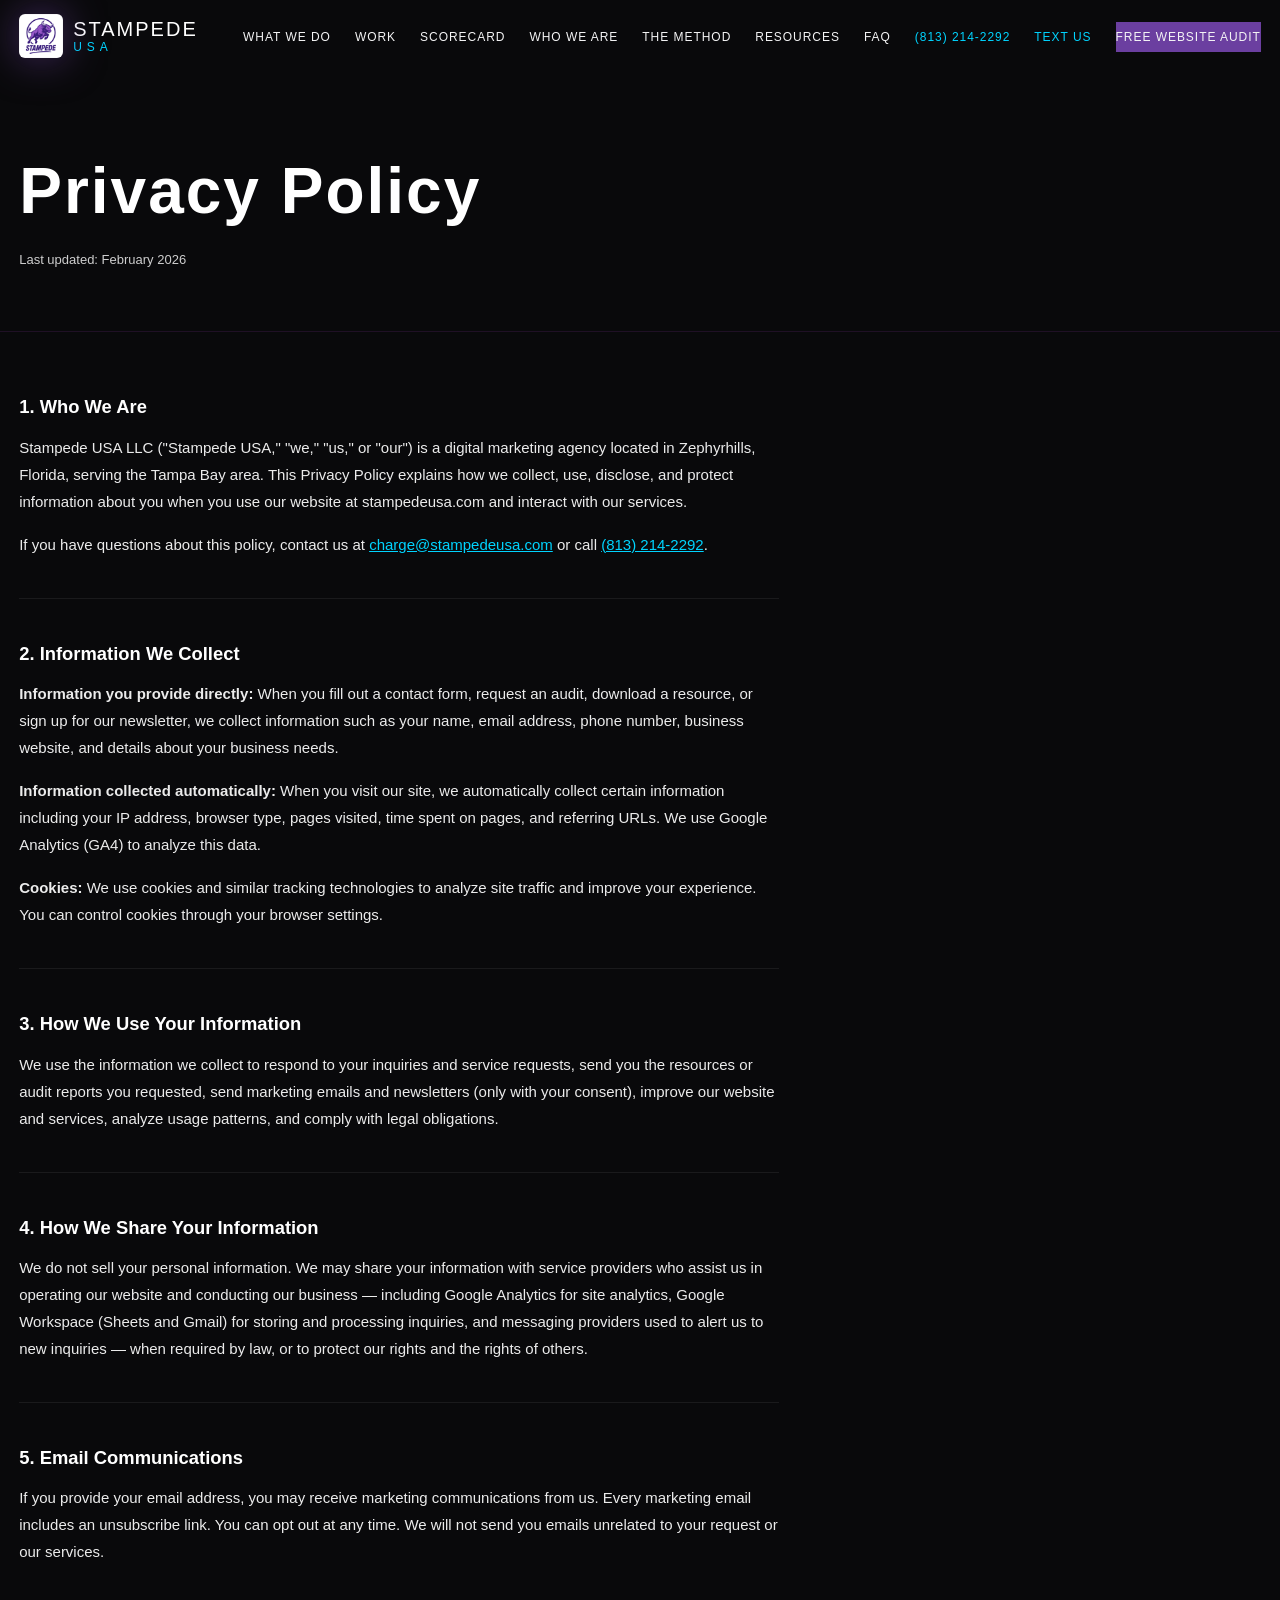
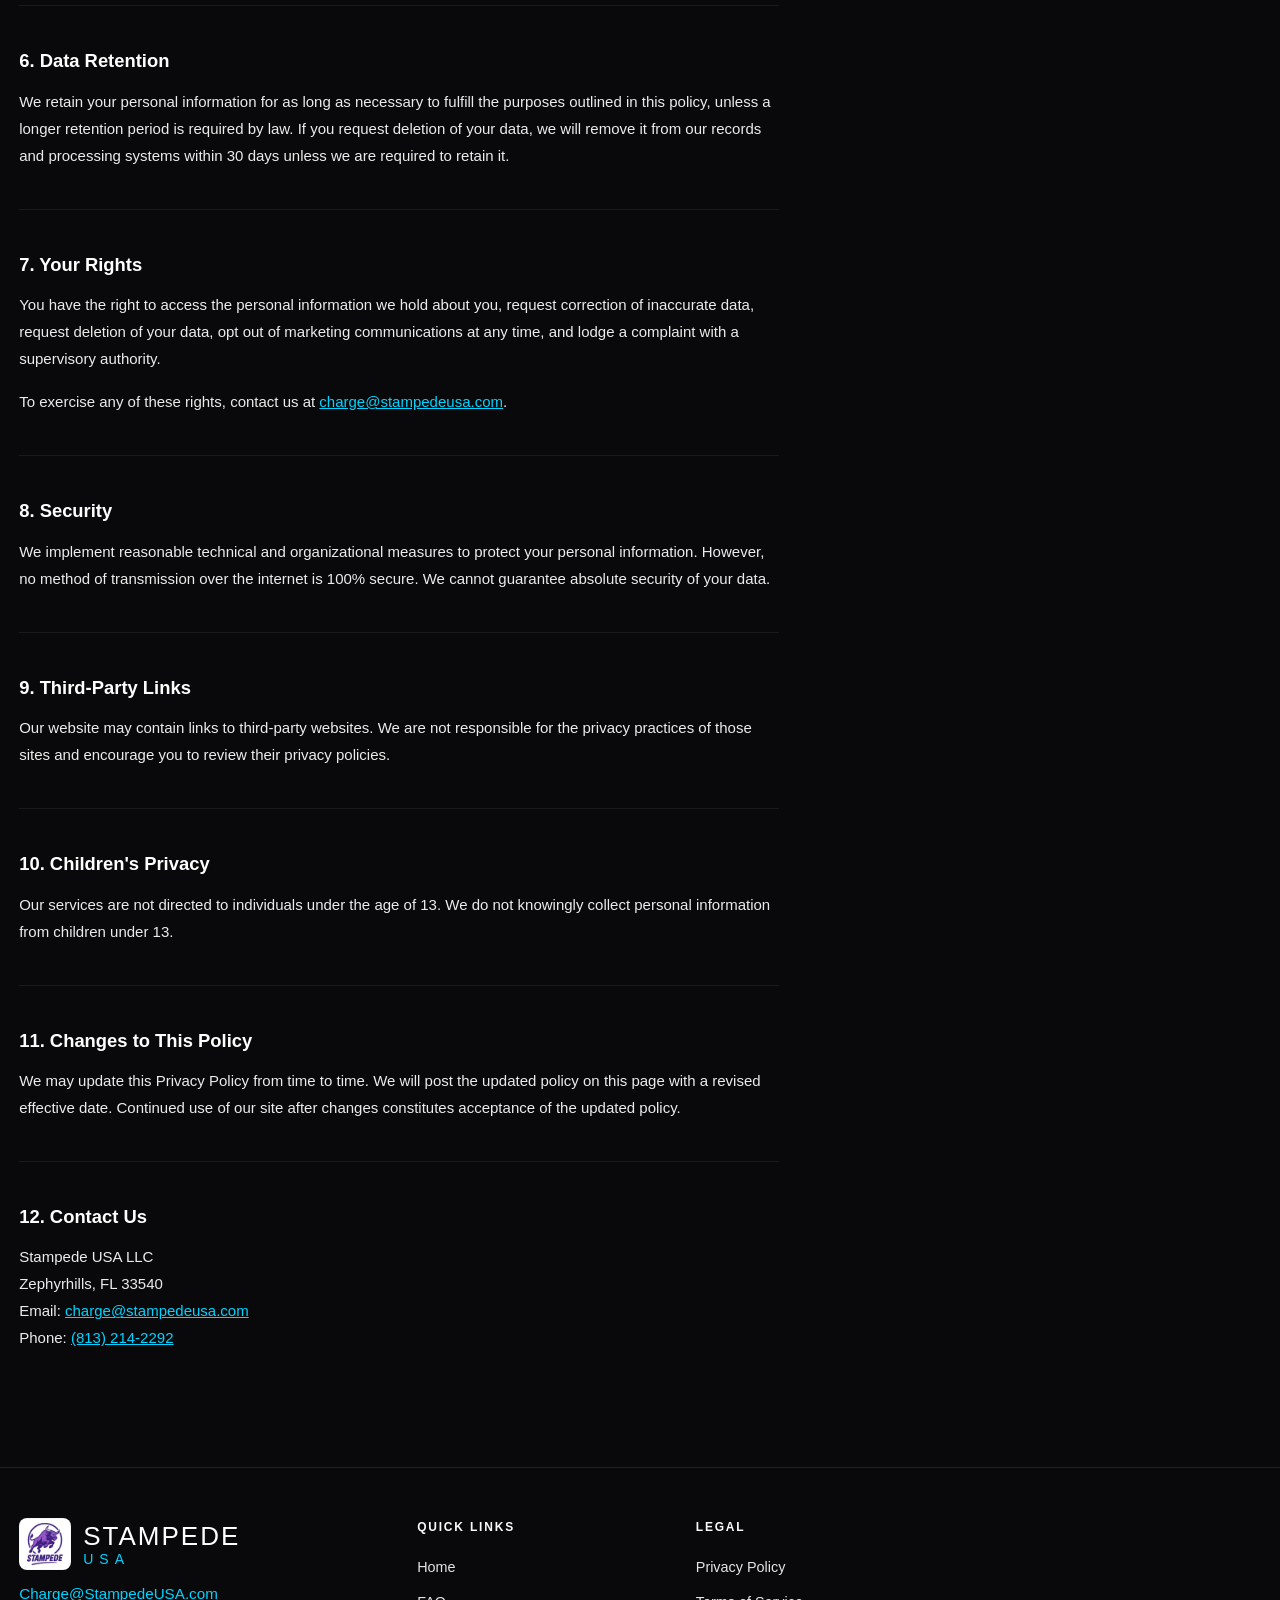
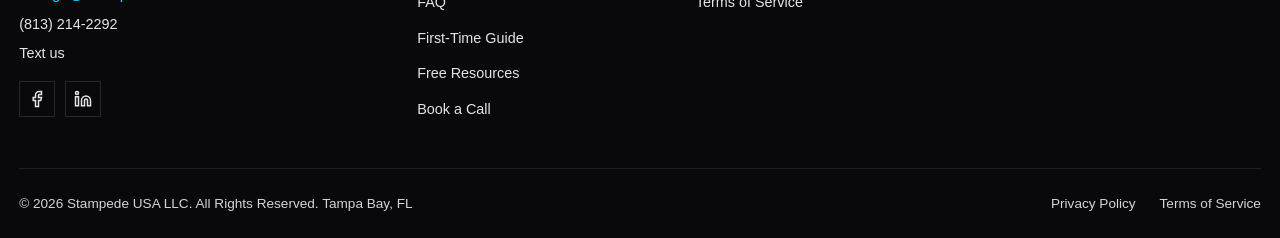
<file: privacy-policy.html>
<!DOCTYPE html>
<html lang="en">
<head>
  <meta charset="UTF-8">
  <meta name="viewport" content="width=device-width, initial-scale=1.0">
  <title>Privacy Policy | Stampede USA</title>
  <meta name="description" content="Privacy Policy for Stampede USA LLC. How we collect, use, and protect your information.">
  <meta name="robots" content="index, follow, max-snippet:-1, max-image-preview:large, max-video-preview:-1">
  <link rel="canonical" href="https://stampedeusa.com/privacy-policy.html">
  <meta property="og:type" content="website">
  <meta property="og:site_name" content="Stampede USA">
  <meta property="og:title" content="Privacy Policy | Stampede USA">
  <meta property="og:description" content="How Stampede USA collects, uses and protects your information.">
  <meta property="og:url" content="https://stampedeusa.com/privacy-policy.html">
  <meta property="og:image" content="https://stampedeusa.com/assets/images/og-image.jpg">
  <meta name="twitter:card" content="summary_large_image">
  <meta name="twitter:title" content="Privacy Policy | Stampede USA">
  <meta name="twitter:image" content="https://stampedeusa.com/assets/images/og-image.jpg">
  <script type="application/ld+json">
  {
    "@context": "https://schema.org",
    "@graph": [
      {
        "@type": "WebPage",
        "@id": "https://stampedeusa.com/privacy-policy.html#webpage",
        "url": "https://stampedeusa.com/privacy-policy.html",
        "name": "Privacy Policy | Stampede USA",
        "description": "How Stampede USA collects, uses and protects information.",
        "isPartOf": {
          "@id": "https://stampedeusa.com/#website"
        },
        "about": {
          "@id": "https://stampedeusa.com/#business"
        },
        "publisher": {
          "@id": "https://stampedeusa.com/#business"
        },
        "inLanguage": "en-US",
        "breadcrumb": {
          "@type": "BreadcrumbList",
          "itemListElement": [
            {
              "@type": "ListItem",
              "position": 1,
              "name": "Home",
              "item": "https://stampedeusa.com/"
            },
            {
              "@type": "ListItem",
              "position": 2,
              "name": "Privacy Policy",
              "item": "https://stampedeusa.com/privacy-policy.html"
            }
          ]
        }
      }
    ]
  }
  </script>
  <link rel="alternate" type="text/plain" href="/llms.txt" title="Plain-text summary for language models">

  <link rel="icon" type="image/png" href="assets/images/favicon.png">
  <link rel="apple-touch-icon" href="assets/images/apple-touch-icon.png">
  <link rel="stylesheet" href="css/style.css">
  <link rel="stylesheet" href="css/pages.css">
  <script async src="https://www.googletagmanager.com/gtag/js?id=G-9PWD1RL4FX"></script>
  <script>window.dataLayer=window.dataLayer||[];function gtag(){dataLayer.push(arguments);}gtag('js',new Date());gtag('config','G-9PWD1RL4FX');</script>
</head>
<body>

<a href="#main-content" class="skip-nav">Skip to main content</a>

<!-- NAV -->
<nav id="stmp-nav" aria-label="Main navigation">
  <div class="stmp-nav-container">
    <a href="index.html" class="stmp-nav-logo" aria-label="Stampede USA Home">
      <img src="assets/images/favicon.png" alt="Stampede USA" width="44" height="44" loading="eager" style="height:44px;width:auto;">
      <span class="stmp-nav-logo-text">STAMPEDE <span>USA</span></span>
    </a>
    <ul class="stmp-nav-links" role="list">
      <li><a href="index.html#stmp-services">What We Do</a></li>
      <li><a href="work.html">Work</a></li>
          <li><a href="scorecard.html">Scorecard</a></li>
      <li><a href="index.html#stmp-about">Who We Are</a></li>
      <li><a href="index.html#stmp-method">The Method</a></li>
      <li><a href="resources.html">Resources</a></li>
      <li><a href="faq.html">FAQ</a></li>
      <li><a href="tel:+18132142292" class="stmp-nav-phone">(813) 214-2292</a></li>
      <li><a href="sms:+18132142292" class="stmp-nav-phone" aria-label="Text Stampede USA">Text us</a></li>
      <li><a href="index.html#stmp-audit" class="stmp-nav-cta" id="navAuditBtn">Free Website Audit</a></li>
    </ul>
    <button class="stmp-nav-toggle" id="stmpNavToggle" aria-label="Open navigation menu" aria-expanded="false" aria-controls="stmp-mobile-menu">
      <span></span><span></span><span></span>
    </button>
  </div>
</nav>
<div id="stmp-mobile-menu" role="dialog" aria-modal="true" aria-label="Navigation menu">
  <button class="stmp-mobile-menu-close" id="stmpMobileClose" aria-label="Close navigation menu">&times;</button>
  <div class="stmp-mobile-menu-cta"><a href="index.html#stmp-audit" class="mobileAuditBtn">Free Website Audit</a></div>
  <ul class="stmp-mobile-menu-links" role="list">
    <li><a href="index.html#stmp-services">What We Do</a></li>
    <li><a href="work.html">Work</a></li>
          <li><a href="scorecard.html">Scorecard</a></li>
    <li><a href="index.html#stmp-about">Who We Are</a></li>
    <li><a href="index.html#stmp-method">The Method</a></li>
    <li><a href="resources.html">Resources</a></li>
    <li><a href="faq.html">FAQ</a></li>
    <li><a href="tel:+18132142292">(813) 214-2292</a></li>
    <li><a href="sms:+18132142292">Text us</a></li>
    <li><a href="index.html#stmp-strategy">Contact Us</a></li>
  </ul>
</div>

<main id="main-content">
  <section class="legal-hero">
    <div class="stmp-container">
      <h1>Privacy Policy</h1>
      <p class="legal-updated">Last updated: February 2026</p>
    </div>
  </section>

  <section class="legal-content">
    <div class="stmp-container">
      <div class="legal-body">

        <h2>1. Who We Are</h2>
        <p>Stampede USA LLC ("Stampede USA," "we," "us," or "our") is a digital marketing agency located in Zephyrhills, Florida, serving the Tampa Bay area. This Privacy Policy explains how we collect, use, disclose, and protect information about you when you use our website at stampedeusa.com and interact with our services.</p>
        <p>If you have questions about this policy, contact us at <a href="mailto:charge@stampedeusa.com">charge@stampedeusa.com</a> or call <a href="tel:+18132142292">(813) 214-2292</a>.</p>

        <h2>2. Information We Collect</h2>
        <p><strong>Information you provide directly:</strong> When you fill out a contact form, request an audit, download a resource, or sign up for our newsletter, we collect information such as your name, email address, phone number, business website, and details about your business needs.</p>
        <p><strong>Information collected automatically:</strong> When you visit our site, we automatically collect certain information including your IP address, browser type, pages visited, time spent on pages, and referring URLs. We use Google Analytics (GA4) to analyze this data.</p>
        <p><strong>Cookies:</strong> We use cookies and similar tracking technologies to analyze site traffic and improve your experience. You can control cookies through your browser settings.</p>

        <h2>3. How We Use Your Information</h2>
        <p>We use the information we collect to respond to your inquiries and service requests, send you the resources or audit reports you requested, send marketing emails and newsletters (only with your consent), improve our website and services, analyze usage patterns, and comply with legal obligations.</p>

        <h2>4. How We Share Your Information</h2>
        <p>We do not sell your personal information. We may share your information with service providers who assist us in operating our website and conducting our business — including Google Analytics for site analytics, Google Workspace (Sheets and Gmail) for storing and processing inquiries, and messaging providers used to alert us to new inquiries — when required by law, or to protect our rights and the rights of others.</p>

        <h2>5. Email Communications</h2>
        <p>If you provide your email address, you may receive marketing communications from us. Every marketing email includes an unsubscribe link. You can opt out at any time. We will not send you emails unrelated to your request or our services.</p>

        <h2>6. Data Retention</h2>
        <p>We retain your personal information for as long as necessary to fulfill the purposes outlined in this policy, unless a longer retention period is required by law. If you request deletion of your data, we will remove it from our records and processing systems within 30 days unless we are required to retain it.</p>

        <h2>7. Your Rights</h2>
        <p>You have the right to access the personal information we hold about you, request correction of inaccurate data, request deletion of your data, opt out of marketing communications at any time, and lodge a complaint with a supervisory authority.</p>
        <p>To exercise any of these rights, contact us at <a href="mailto:charge@stampedeusa.com">charge@stampedeusa.com</a>.</p>

        <h2>8. Security</h2>
        <p>We implement reasonable technical and organizational measures to protect your personal information. However, no method of transmission over the internet is 100% secure. We cannot guarantee absolute security of your data.</p>

        <h2>9. Third-Party Links</h2>
        <p>Our website may contain links to third-party websites. We are not responsible for the privacy practices of those sites and encourage you to review their privacy policies.</p>

        <h2>10. Children's Privacy</h2>
        <p>Our services are not directed to individuals under the age of 13. We do not knowingly collect personal information from children under 13.</p>

        <h2>11. Changes to This Policy</h2>
        <p>We may update this Privacy Policy from time to time. We will post the updated policy on this page with a revised effective date. Continued use of our site after changes constitutes acceptance of the updated policy.</p>

        <h2>12. Contact Us</h2>
        <p>Stampede USA LLC<br>
        Zephyrhills, FL 33540<br>
        Email: <a href="mailto:charge@stampedeusa.com">charge@stampedeusa.com</a><br>
        Phone: <a href="tel:+18132142292">(813) 214-2292</a></p>

      </div>
    </div>
  </section>
</main>

<!-- FOOTER -->
<footer id="stmp-footer">
  <div class="stmp-container">
    <div class="stmp-footer-top">
      <div class="stmp-footer-brand">
        <div class="stmp-footer-logo-lockup">
          <img src="assets/images/favicon.png" alt="Stampede USA" width="52" height="52" loading="lazy" style="height:52px;width:auto;">
          <span class="stmp-footer-logo-text">STAMPEDE <span>USA</span></span>
        </div>
        <a href="#" class="stmp-footer-email" id="stmp-footer-email-link"><span id="stmp-email-display"></span></a>
        <a href="tel:+18132142292" class="stmp-footer-phone">(813) 214-2292</a>
        <a href="sms:+18132142292" class="stmp-footer-phone" aria-label="Text Stampede USA">Text us</a>
        <div class="stmp-footer-social">
          <a href="https://www.facebook.com/RunWithStampede" target="_blank" rel="noopener noreferrer" aria-label="Facebook">
            <svg width="18" height="18" viewBox="0 0 24 24" fill="none" stroke="currentColor" stroke-width="2"><path d="M18 2h-3a5 5 0 0 0-5 5v3H7v4h3v8h4v-8h3l1-4h-4V7a1 1 0 0 1 1-1h3z"/></svg>
          </a>
          <a href="https://www.linkedin.com/company/stampedeusa/" target="_blank" rel="noopener noreferrer" aria-label="LinkedIn">
            <svg width="18" height="18" viewBox="0 0 24 24" fill="none" stroke="currentColor" stroke-width="2"><path d="M16 8a6 6 0 0 1 6 6v7h-4v-7a2 2 0 0 0-2-2 2 2 0 0 0-2 2v7h-4v-7a6 6 0 0 1 6-6z"/><rect x="2" y="9" width="4" height="12"/><circle cx="4" cy="4" r="2"/></svg>
          </a>
        </div>
      </div>
      <div class="stmp-footer-column">
        <h3 class="stmp-footer-col-heading">Quick Links</h3>
        <ul role="list">
          <li><a href="index.html">Home</a></li>
          <li><a href="faq.html">FAQ</a></li>
          <li><a href="first-time-hiring-a-marketing-agency.html">First-Time Guide</a></li>
          <li><a href="resources.html">Free Resources</a></li>
          <li><a href="index.html#stmp-strategy">Book a Call</a></li>
        </ul>
      </div>
      <div class="stmp-footer-column">
        <h3 class="stmp-footer-col-heading">Legal</h3>
        <ul role="list">
          <li><a href="privacy-policy.html" aria-current="page">Privacy Policy</a></li>
          <li><a href="terms-of-service.html">Terms of Service</a></li>
        </ul>
      </div>
    </div>
    <div class="stmp-footer-bottom">
      <p class="stmp-footer-copyright">&copy; 2026 Stampede USA LLC. All Rights Reserved. Tampa Bay, FL</p>
      <div class="stmp-footer-legal">
        <a href="privacy-policy.html">Privacy Policy</a>
        <a href="terms-of-service.html">Terms of Service</a>
      </div>
    </div>
  </div>
</footer>

<!-- AUDIT MODAL -->
<div id="stmp-audit-modal" role="dialog" aria-modal="true" aria-labelledby="modal-title" aria-hidden="true">
  <div class="stmp-modal-backdrop" id="modalBackdrop"></div>
  <div class="stmp-modal-box">
    <button class="stmp-modal-close" id="modalClose" aria-label="Close">&times;</button>
    <div id="modal-form-view">
      <div class="stmp-modal-header">
        <div class="stmp-modal-eyebrow">Free Website Audit</div>
        <h2 class="stmp-modal-title" id="modal-title">Send us your site.</h2>
        <p class="stmp-modal-sub">We'll tell you what's leaking revenue. No pitch deck, no buzzwords.</p>
      </div>
      <form id="auditForm" class="stmp-modal-form" novalidate>
        <input type="text" name="contact_ref" tabindex="-1" autocomplete="off" aria-hidden="true" class="stmp-alt-field">
        <div class="stmp-form-row">
          <div class="stmp-form-group"><label for="auditFirstName">First Name <span aria-hidden="true">*</span></label><input type="text" id="auditFirstName" name="firstName" required autocomplete="given-name" placeholder="Jane"></div>
          <div class="stmp-form-group"><label for="auditLastName">Last Name</label><input type="text" id="auditLastName" name="lastName" autocomplete="family-name" placeholder="Smith"></div>
        </div>
        <div class="stmp-form-group"><label for="auditEmail">Email <span aria-hidden="true">*</span></label><input type="email" id="auditEmail" name="email" required autocomplete="email" placeholder="jane@yourbusiness.com"></div>
        <div class="stmp-form-group"><label for="auditPhone">Phone</label><input type="tel" id="auditPhone" name="phone" autocomplete="tel" placeholder="(813) 555-0100"></div>
        <div class="stmp-form-group"><label for="auditWebsite">Website URL <span aria-hidden="true">*</span></label><input type="url" id="auditWebsite" name="website" required autocomplete="url" placeholder="https://yourbusiness.com"></div>
        <p class="stmp-form-privacy">We respect your privacy. <a href="privacy-policy.html">Privacy Policy</a></p>
        <button type="submit" class="stmp-form-submit" id="auditSubmitBtn">Request My Free Audit &rarr;</button>
      </form>
    </div>
    <div id="modal-success-view" hidden>
      <div class="stmp-modal-success">
        <div class="stmp-success-icon" aria-hidden="true">✓</div>
        <h3>Audit Request Received!</h3>
        <p>We'll reach out within <strong>2 business days</strong>.</p>
      </div>
    </div>
  </div>
</div>

<!-- MOBILE BOTTOM BAR — Call + Text + Free Audit (visible only <768px) -->
<div id="stmp-mobile-bar" role="navigation" aria-label="Quick contact">
  <a href="tel:+18132142292" class="stmp-mobile-bar-btn" aria-label="Call Stampede USA">
    <svg width="20" height="20" viewBox="0 0 24 24" fill="none" stroke="currentColor" stroke-width="2" aria-hidden="true"><path d="M22 16.92v3a2 2 0 0 1-2.18 2 19.79 19.79 0 0 1-8.63-3.07 19.5 19.5 0 0 1-6-6 19.79 19.79 0 0 1-3.07-8.67A2 2 0 0 1 4.11 2h3a2 2 0 0 1 2 1.72 12.84 12.84 0 0 0 .7 2.81 2 2 0 0 1-.45 2.11L8.09 9.91a16 16 0 0 0 6 6l1.27-1.27a2 2 0 0 1 2.11-.45 12.84 12.84 0 0 0 2.81.7A2 2 0 0 1 22 16.92z"/></svg>
    <span>Call</span>
  </a>
  <a href="sms:+18132142292" class="stmp-mobile-bar-btn" aria-label="Text Stampede USA">
    <svg width="20" height="20" viewBox="0 0 24 24" fill="none" stroke="currentColor" stroke-width="2" aria-hidden="true"><path d="M21 15a2 2 0 0 1-2 2H7l-4 4V5a2 2 0 0 1 2-2h14a2 2 0 0 1 2 2z"/></svg>
    <span>Text</span>
  </a>
  <a href="index.html#stmp-audit" class="stmp-mobile-bar-btn stmp-mobile-bar-btn--cta">
    <span>Free Audit</span>
  </a>
</div>

<script src="js/main.js"></script>
</body>
</html>
</file>
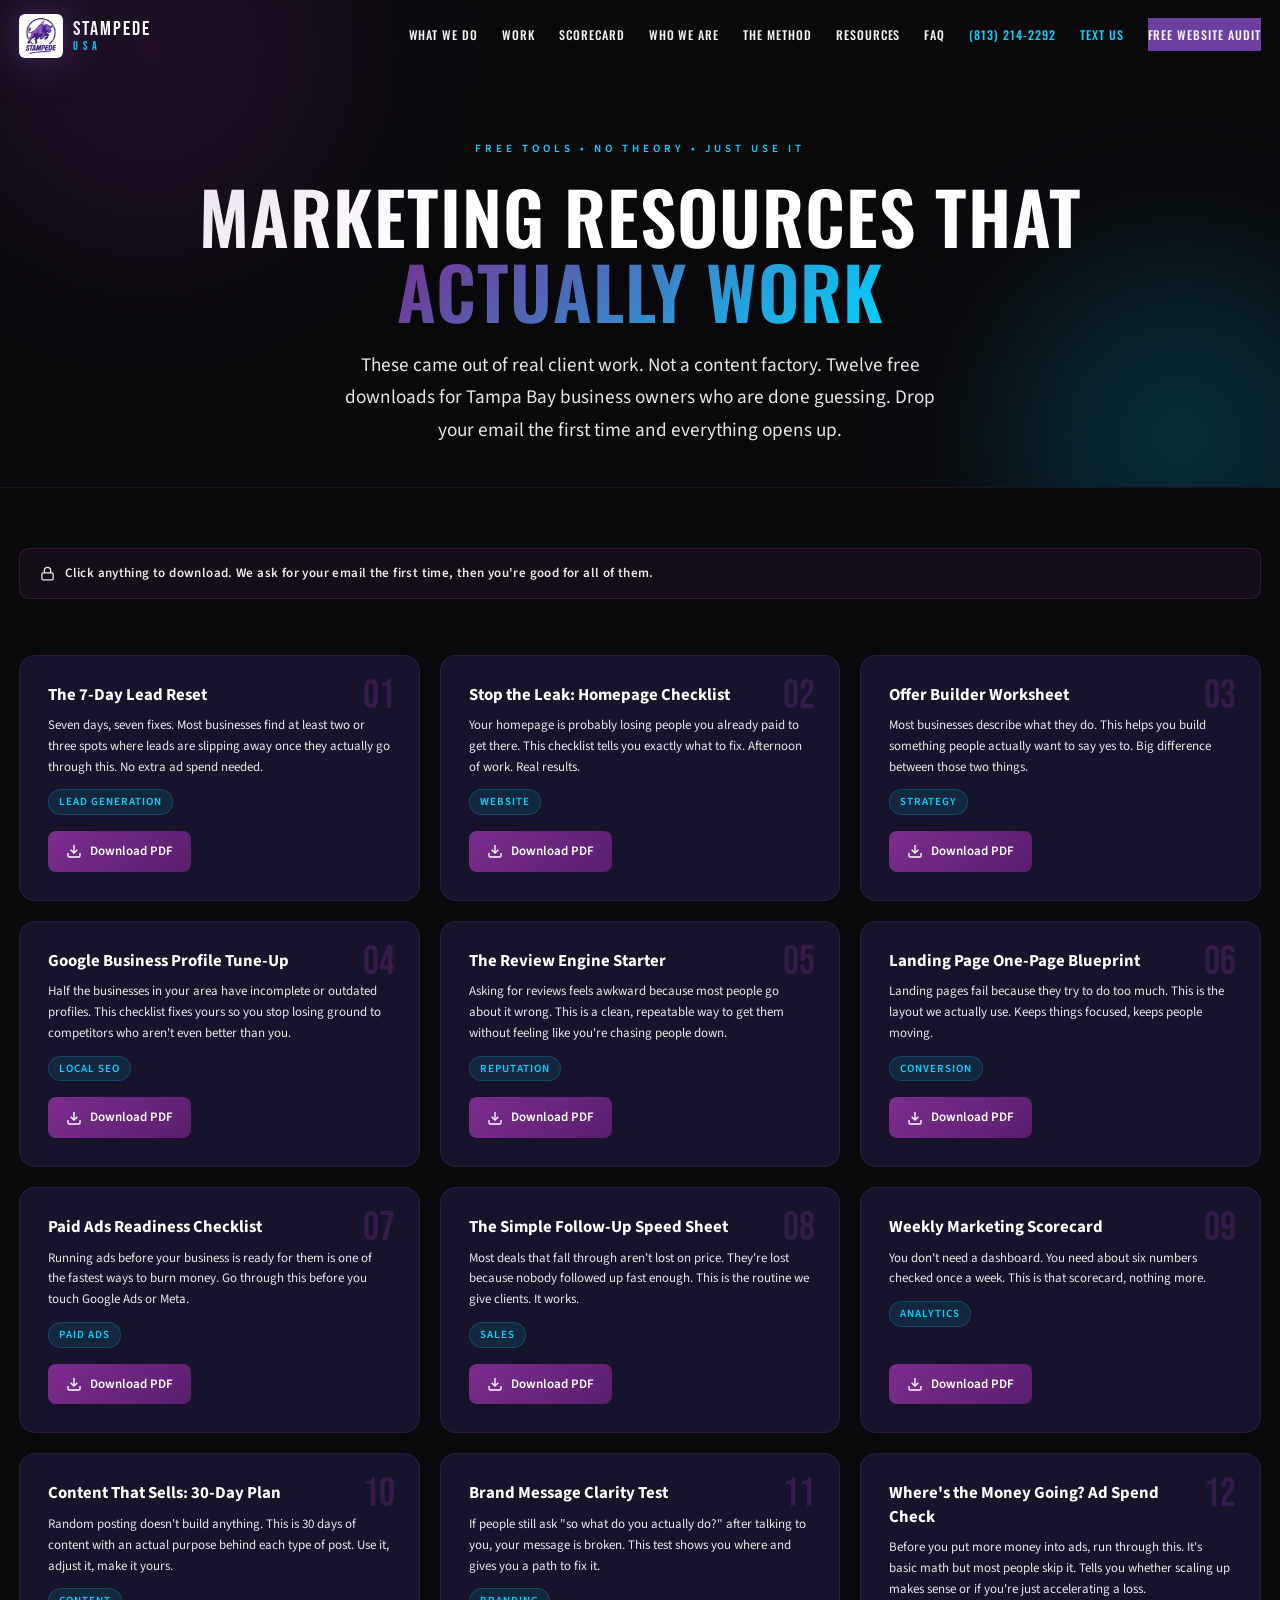
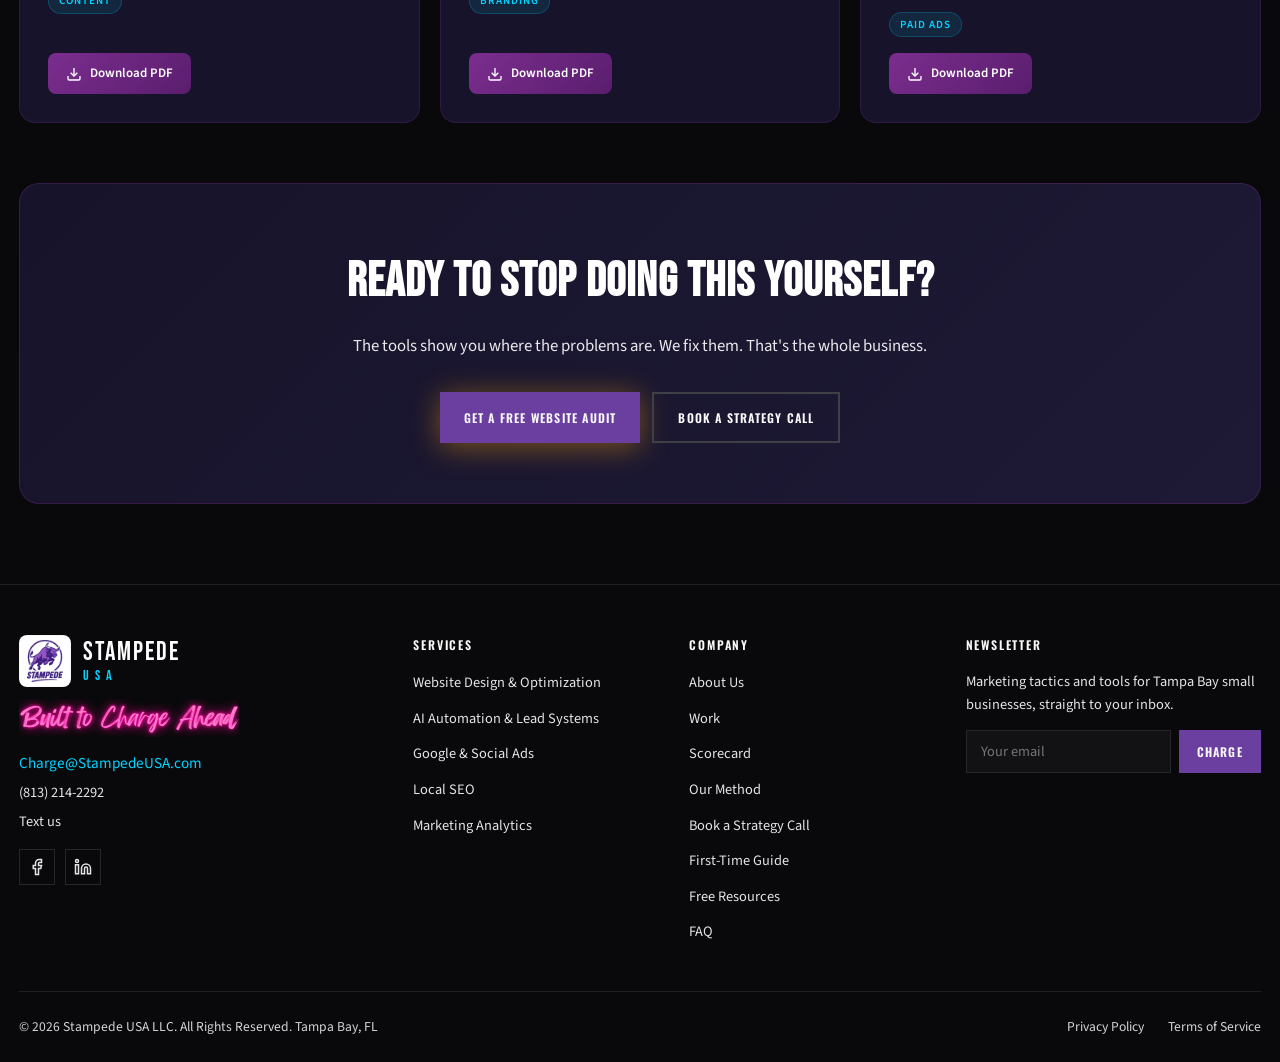
<file: resources.html>
<!DOCTYPE html>
<html lang="en">
<head>
  <meta charset="UTF-8">
  <meta name="viewport" content="width=device-width, initial-scale=1.0">
  <title>Free Marketing Resources | Stampede USA Tampa</title>
  <meta name="description" content="12 free marketing downloads built from real client work. No theory, no filler. Grab what you need and put it to work.">
  <meta name="robots" content="index, follow, max-snippet:-1, max-image-preview:large, max-video-preview:-1">
  <link rel="canonical" href="https://stampedeusa.com/resources.html">
  <meta property="og:type" content="website">
  <meta property="og:site_name" content="Stampede USA">
  <meta property="og:title" content="Free Marketing Resources | Stampede USA">
  <meta property="og:description" content="12 free marketing tools and checklists for Tampa Bay small businesses. Download instantly.">
  <meta property="og:url" content="https://stampedeusa.com/resources.html">
  <meta property="og:image" content="https://stampedeusa.com/assets/images/og-image.jpg">
  <meta name="twitter:card" content="summary_large_image">
  <meta name="twitter:title" content="Free Marketing Resources | Stampede USA">
  <meta name="twitter:description" content="12 free marketing tools and checklists for Tampa Bay small businesses.">
  <meta name="twitter:image" content="https://stampedeusa.com/assets/images/og-image.jpg">
  <script type="application/ld+json">
  {
    "@context": "https://schema.org",
    "@graph": [
      {
        "@type": "WebPage",
        "@id": "https://stampedeusa.com/resources.html#webpage",
        "url": "https://stampedeusa.com/resources.html",
        "name": "Free Marketing Resources | Stampede USA",
        "description": "Twelve free marketing checklists, worksheets and templates for small businesses.",
        "isPartOf": {
          "@id": "https://stampedeusa.com/#website"
        },
        "about": {
          "@id": "https://stampedeusa.com/#business"
        },
        "publisher": {
          "@id": "https://stampedeusa.com/#business"
        },
        "inLanguage": "en-US",
        "breadcrumb": {
          "@type": "BreadcrumbList",
          "itemListElement": [
            {
              "@type": "ListItem",
              "position": 1,
              "name": "Home",
              "item": "https://stampedeusa.com/"
            },
            {
              "@type": "ListItem",
              "position": 2,
              "name": "Free Marketing Resources",
              "item": "https://stampedeusa.com/resources.html"
            }
          ]
        }
      },
      {
        "@type": "ItemList",
        "@id": "https://stampedeusa.com/resources.html#downloads",
        "name": "Free marketing downloads",
        "numberOfItems": 12,
        "itemListOrder": "https://schema.org/ItemListOrderAscending",
        "itemListElement": [
          {
            "@type": "ListItem",
            "position": 1,
            "item": {
              "@type": "DigitalDocument",
              "@id": "https://stampedeusa.com/assets/pdfs/01-the-7-day-lead-reset.pdf",
              "name": "The 7-Day Lead Reset",
              "description": "Seven days, seven fixes. Most businesses find at least two or three spots where leads are slipping away once they actually go through this. No extra ad spend needed.",
              "url": "https://stampedeusa.com/assets/pdfs/01-the-7-day-lead-reset.pdf",
              "encodingFormat": "application/pdf",
              "genre": "Lead Generation",
              "isAccessibleForFree": true,
              "inLanguage": "en-US",
              "author": {
                "@id": "https://stampedeusa.com/#business"
              },
              "publisher": {
                "@id": "https://stampedeusa.com/#business"
              },
              "license": "https://stampedeusa.com/terms-of-service.html"
            }
          },
          {
            "@type": "ListItem",
            "position": 2,
            "item": {
              "@type": "DigitalDocument",
              "@id": "https://stampedeusa.com/assets/pdfs/02-stop-the-leak-homepage-checklist.pdf",
              "name": "Stop the Leak: Homepage Checklist",
              "description": "Your homepage is probably losing people you already paid to get there. This checklist tells you exactly what to fix. Afternoon of work. Real results.",
              "url": "https://stampedeusa.com/assets/pdfs/02-stop-the-leak-homepage-checklist.pdf",
              "encodingFormat": "application/pdf",
              "genre": "Website",
              "isAccessibleForFree": true,
              "inLanguage": "en-US",
              "author": {
                "@id": "https://stampedeusa.com/#business"
              },
              "publisher": {
                "@id": "https://stampedeusa.com/#business"
              },
              "license": "https://stampedeusa.com/terms-of-service.html"
            }
          },
          {
            "@type": "ListItem",
            "position": 3,
            "item": {
              "@type": "DigitalDocument",
              "@id": "https://stampedeusa.com/assets/pdfs/03-offer-builder-worksheet.pdf",
              "name": "Offer Builder Worksheet",
              "description": "Most businesses describe what they do. This helps you build something people actually want to say yes to. Big difference between those two things.",
              "url": "https://stampedeusa.com/assets/pdfs/03-offer-builder-worksheet.pdf",
              "encodingFormat": "application/pdf",
              "genre": "Strategy",
              "isAccessibleForFree": true,
              "inLanguage": "en-US",
              "author": {
                "@id": "https://stampedeusa.com/#business"
              },
              "publisher": {
                "@id": "https://stampedeusa.com/#business"
              },
              "license": "https://stampedeusa.com/terms-of-service.html"
            }
          },
          {
            "@type": "ListItem",
            "position": 4,
            "item": {
              "@type": "DigitalDocument",
              "@id": "https://stampedeusa.com/assets/pdfs/04-google-business-profile-tune-up.pdf",
              "name": "Google Business Profile Tune-Up",
              "description": "Half the businesses in your area have incomplete or outdated profiles. This checklist fixes yours so you stop losing ground to competitors who aren't even better than you.",
              "url": "https://stampedeusa.com/assets/pdfs/04-google-business-profile-tune-up.pdf",
              "encodingFormat": "application/pdf",
              "genre": "Local SEO",
              "isAccessibleForFree": true,
              "inLanguage": "en-US",
              "author": {
                "@id": "https://stampedeusa.com/#business"
              },
              "publisher": {
                "@id": "https://stampedeusa.com/#business"
              },
              "license": "https://stampedeusa.com/terms-of-service.html"
            }
          },
          {
            "@type": "ListItem",
            "position": 5,
            "item": {
              "@type": "DigitalDocument",
              "@id": "https://stampedeusa.com/assets/pdfs/05-the-review-engine-starter.pdf",
              "name": "The Review Engine Starter",
              "description": "Asking for reviews feels awkward because most people go about it wrong. This is a clean, repeatable way to get them without feeling like you're chasing people down.",
              "url": "https://stampedeusa.com/assets/pdfs/05-the-review-engine-starter.pdf",
              "encodingFormat": "application/pdf",
              "genre": "Reputation",
              "isAccessibleForFree": true,
              "inLanguage": "en-US",
              "author": {
                "@id": "https://stampedeusa.com/#business"
              },
              "publisher": {
                "@id": "https://stampedeusa.com/#business"
              },
              "license": "https://stampedeusa.com/terms-of-service.html"
            }
          },
          {
            "@type": "ListItem",
            "position": 6,
            "item": {
              "@type": "DigitalDocument",
              "@id": "https://stampedeusa.com/assets/pdfs/06-landing-page-one-page-blueprint.pdf",
              "name": "Landing Page One-Page Blueprint",
              "description": "Landing pages fail because they try to do too much. This is the layout we actually use. Keeps things focused, keeps people moving.",
              "url": "https://stampedeusa.com/assets/pdfs/06-landing-page-one-page-blueprint.pdf",
              "encodingFormat": "application/pdf",
              "genre": "Conversion",
              "isAccessibleForFree": true,
              "inLanguage": "en-US",
              "author": {
                "@id": "https://stampedeusa.com/#business"
              },
              "publisher": {
                "@id": "https://stampedeusa.com/#business"
              },
              "license": "https://stampedeusa.com/terms-of-service.html"
            }
          },
          {
            "@type": "ListItem",
            "position": 7,
            "item": {
              "@type": "DigitalDocument",
              "@id": "https://stampedeusa.com/assets/pdfs/07-paid-ads-readiness-checklist.pdf",
              "name": "Paid Ads Readiness Checklist",
              "description": "Running ads before your business is ready for them is one of the fastest ways to burn money. Go through this before you touch Google Ads or Meta.",
              "url": "https://stampedeusa.com/assets/pdfs/07-paid-ads-readiness-checklist.pdf",
              "encodingFormat": "application/pdf",
              "genre": "Paid Ads",
              "isAccessibleForFree": true,
              "inLanguage": "en-US",
              "author": {
                "@id": "https://stampedeusa.com/#business"
              },
              "publisher": {
                "@id": "https://stampedeusa.com/#business"
              },
              "license": "https://stampedeusa.com/terms-of-service.html"
            }
          },
          {
            "@type": "ListItem",
            "position": 8,
            "item": {
              "@type": "DigitalDocument",
              "@id": "https://stampedeusa.com/assets/pdfs/08-the-simple-follow-up-speed-sheet.pdf",
              "name": "The Simple Follow-Up Speed Sheet",
              "description": "Most deals that fall through aren't lost on price. They're lost because nobody followed up fast enough. This is the routine we give clients. It works.",
              "url": "https://stampedeusa.com/assets/pdfs/08-the-simple-follow-up-speed-sheet.pdf",
              "encodingFormat": "application/pdf",
              "genre": "Sales",
              "isAccessibleForFree": true,
              "inLanguage": "en-US",
              "author": {
                "@id": "https://stampedeusa.com/#business"
              },
              "publisher": {
                "@id": "https://stampedeusa.com/#business"
              },
              "license": "https://stampedeusa.com/terms-of-service.html"
            }
          },
          {
            "@type": "ListItem",
            "position": 9,
            "item": {
              "@type": "DigitalDocument",
              "@id": "https://stampedeusa.com/assets/pdfs/09-weekly-marketing-scorecard.pdf",
              "name": "Weekly Marketing Scorecard",
              "description": "You don't need a dashboard. You need about six numbers checked once a week. This is that scorecard, nothing more.",
              "url": "https://stampedeusa.com/assets/pdfs/09-weekly-marketing-scorecard.pdf",
              "encodingFormat": "application/pdf",
              "genre": "Analytics",
              "isAccessibleForFree": true,
              "inLanguage": "en-US",
              "author": {
                "@id": "https://stampedeusa.com/#business"
              },
              "publisher": {
                "@id": "https://stampedeusa.com/#business"
              },
              "license": "https://stampedeusa.com/terms-of-service.html"
            }
          },
          {
            "@type": "ListItem",
            "position": 10,
            "item": {
              "@type": "DigitalDocument",
              "@id": "https://stampedeusa.com/assets/pdfs/10-content-that-sells-30-day-plan.pdf",
              "name": "Content That Sells: 30-Day Plan",
              "description": "Random posting doesn't build anything. This is 30 days of content with an actual purpose behind each type of post. Use it, adjust it, make it yours.",
              "url": "https://stampedeusa.com/assets/pdfs/10-content-that-sells-30-day-plan.pdf",
              "encodingFormat": "application/pdf",
              "genre": "Content",
              "isAccessibleForFree": true,
              "inLanguage": "en-US",
              "author": {
                "@id": "https://stampedeusa.com/#business"
              },
              "publisher": {
                "@id": "https://stampedeusa.com/#business"
              },
              "license": "https://stampedeusa.com/terms-of-service.html"
            }
          },
          {
            "@type": "ListItem",
            "position": 11,
            "item": {
              "@type": "DigitalDocument",
              "@id": "https://stampedeusa.com/assets/pdfs/11-brand-message-clarity-test.pdf",
              "name": "Brand Message Clarity Test",
              "description": "If people still ask \"so what do you actually do?\" after talking to you, your message is broken. This test shows you where and gives you a path to fix it.",
              "url": "https://stampedeusa.com/assets/pdfs/11-brand-message-clarity-test.pdf",
              "encodingFormat": "application/pdf",
              "genre": "Branding",
              "isAccessibleForFree": true,
              "inLanguage": "en-US",
              "author": {
                "@id": "https://stampedeusa.com/#business"
              },
              "publisher": {
                "@id": "https://stampedeusa.com/#business"
              },
              "license": "https://stampedeusa.com/terms-of-service.html"
            }
          },
          {
            "@type": "ListItem",
            "position": 12,
            "item": {
              "@type": "DigitalDocument",
              "@id": "https://stampedeusa.com/assets/pdfs/12-wheres-the-money-going-ad-spend-check.pdf",
              "name": "Where's the Money Going? Ad Spend Check",
              "description": "Before you put more money into ads, run through this. It's basic math but most people skip it. Tells you whether scaling up makes sense or if you're just accelerating a loss.",
              "url": "https://stampedeusa.com/assets/pdfs/12-wheres-the-money-going-ad-spend-check.pdf",
              "encodingFormat": "application/pdf",
              "genre": "Paid Ads",
              "isAccessibleForFree": true,
              "inLanguage": "en-US",
              "author": {
                "@id": "https://stampedeusa.com/#business"
              },
              "publisher": {
                "@id": "https://stampedeusa.com/#business"
              },
              "license": "https://stampedeusa.com/terms-of-service.html"
            }
          }
        ]
      }
    ]
  }
  </script>
  <link rel="alternate" type="text/plain" href="/llms.txt" title="Plain-text summary for language models">

  <link rel="icon" type="image/png" href="assets/images/favicon.png">
  <link rel="apple-touch-icon" href="assets/images/apple-touch-icon.png">
  <link rel="preconnect" href="https://fonts.googleapis.com">
  <link rel="preconnect" href="https://fonts.gstatic.com" crossorigin>
  <link rel="stylesheet" href="https://fonts.googleapis.com/css2?family=Bebas+Neue&family=Oswald:wght@400;500;600&family=Source+Sans+3:wght@400;600&display=swap" media="print" onload="this.media='all'">
  <noscript><link rel="stylesheet" href="https://fonts.googleapis.com/css2?family=Bebas+Neue&family=Oswald:wght@400;500;600&family=Source+Sans+3:wght@400;600&display=swap"></noscript>
  <link rel="stylesheet" href="css/style.css">
  <link rel="stylesheet" href="css/pages.css">
  <script async src="https://www.googletagmanager.com/gtag/js?id=G-9PWD1RL4FX"></script>
  <script>window.dataLayer=window.dataLayer||[];function gtag(){dataLayer.push(arguments);}gtag('js',new Date());gtag('config','G-9PWD1RL4FX');</script>
</head>
<body>

<a href="#main-content" class="skip-nav">Skip to main content</a>

<!-- NAV -->
<nav id="stmp-nav" aria-label="Main navigation">
  <div class="stmp-nav-container">
    <a href="index.html" class="stmp-nav-logo" aria-label="Stampede USA Home">
      <img src="assets/images/favicon.png" alt="Stampede USA" width="44" height="44" loading="eager" style="height:44px;width:auto;">
      <span class="stmp-nav-logo-text">STAMPEDE <span>USA</span></span>
    </a>
    <ul class="stmp-nav-links" role="list">
      <li><a href="index.html#stmp-services">What We Do</a></li>
      <li><a href="work.html">Work</a></li>
          <li><a href="scorecard.html">Scorecard</a></li>
      <li><a href="index.html#stmp-about">Who We Are</a></li>
      <li><a href="index.html#stmp-method">The Method</a></li>
      <li><a href="resources.html" aria-current="page">Resources</a></li>
      <li><a href="faq.html">FAQ</a></li>
      <li><a href="tel:+18132142292" class="stmp-nav-phone" aria-label="Call Stampede USA">(813) 214-2292</a></li>
      <li><a href="sms:+18132142292" class="stmp-nav-phone" aria-label="Text Stampede USA">Text us</a></li>
      <li><a href="index.html#stmp-audit" class="stmp-nav-cta" id="navAuditBtn">Free Website Audit</a></li>
    </ul>
    <button class="stmp-nav-toggle" id="stmpNavToggle" aria-label="Open navigation menu" aria-expanded="false" aria-controls="stmp-mobile-menu">
      <span></span><span></span><span></span>
    </button>
  </div>
</nav>

<!-- MOBILE MENU -->
<div id="stmp-mobile-menu" role="dialog" aria-modal="true" aria-label="Navigation menu">
  <button class="stmp-mobile-menu-close" id="stmpMobileClose" aria-label="Close navigation menu">&times;</button>
  <div class="stmp-mobile-menu-cta"><a href="index.html#stmp-audit" class="mobileAuditBtn">Free Website Audit</a></div>
  <ul class="stmp-mobile-menu-links" role="list">
    <li><a href="index.html#stmp-services">What We Do</a></li>
    <li><a href="work.html">Work</a></li>
          <li><a href="scorecard.html">Scorecard</a></li>
    <li><a href="index.html#stmp-about">Who We Are</a></li>
    <li><a href="index.html#stmp-method">The Method</a></li>
    <li><a href="resources.html">Resources</a></li>
    <li><a href="faq.html">FAQ</a></li>
    <li><a href="tel:+18132142292">(813) 214-2292</a></li>
    <li><a href="sms:+18132142292">Text us</a></li>
    <li><a href="index.html#stmp-strategy">Contact Us</a></li>
  </ul>
</div>

<main id="main-content">

  <!-- PAGE HERO -->
  <section class="page-hero">
    <div class="page-hero-orb page-hero-orb-1" aria-hidden="true"></div>
    <div class="page-hero-orb page-hero-orb-2" aria-hidden="true"></div>
    <div class="stmp-container">
      <div class="page-hero-kicker">Free Tools &bull; No Theory &bull; Just Use It</div>
      <h1 class="page-hero-title">Marketing Resources That<br><span class="page-hero-accent">Actually Work</span></h1>
      <p class="page-hero-sub">These came out of real client work. Not a content factory. Twelve free downloads for Tampa Bay business owners who are done guessing. Drop your email the first time and everything opens up.</p>
    </div>
  </section>

  <!-- RESOURCES GRID SECTION -->
  <section class="resources-section">
    <div class="stmp-container">

      <!-- Access status banner -->
      <div class="resources-access-banner" id="resourcesAccessBanner" role="note">
        <svg width="15" height="15" viewBox="0 0 24 24" fill="none" stroke="currentColor" stroke-width="2" aria-hidden="true"><rect x="3" y="11" width="18" height="11" rx="2" ry="2"/><path d="M7 11V7a5 5 0 0 1 10 0v4"/></svg>
        Click anything to download. We ask for your email the first time, then you're good for all of them.
      </div>
      <div class="resources-unlocked-banner" id="resourcesUnlockedBanner" hidden role="note">
        <div class="resources-unlocked-check" aria-hidden="true">✓</div>
        <span>You're in. Grab whatever you need.</span>
      </div>

      <div class="resources-unlocked" id="resourcesUnlocked">
        <!-- RESOURCES GRID -->
        <div class="resources-grid">

          <article class="resource-card">
            <div class="resource-card-number" aria-hidden="true">01</div>
            <div class="resource-card-body">
              <h3>The 7-Day Lead Reset</h3>
              <p>Seven days, seven fixes. Most businesses find at least two or three spots where leads are slipping away once they actually go through this. No extra ad spend needed.</p>
              <div class="resource-card-meta">
                <span class="resource-tag">Lead Generation</span>
              </div>
            </div>
            <a href="assets/pdfs/01-the-7-day-lead-reset.pdf" class="resource-download-btn" download aria-label="Download The 7-Day Lead Reset PDF">
              <svg width="16" height="16" viewBox="0 0 24 24" fill="none" stroke="currentColor" stroke-width="2" aria-hidden="true"><path d="M21 15v4a2 2 0 0 1-2 2H5a2 2 0 0 1-2-2v-4"/><polyline points="7 10 12 15 17 10"/><line x1="12" y1="15" x2="12" y2="3"/></svg>
              Download PDF
            </a>
          </article>

          <article class="resource-card">
            <div class="resource-card-number" aria-hidden="true">02</div>
            <div class="resource-card-body">
              <h3>Stop the Leak: Homepage Checklist</h3>
              <p>Your homepage is probably losing people you already paid to get there. This checklist tells you exactly what to fix. Afternoon of work. Real results.</p>
              <div class="resource-card-meta">
                <span class="resource-tag">Website</span>
              </div>
            </div>
            <a href="assets/pdfs/02-stop-the-leak-homepage-checklist.pdf" class="resource-download-btn" download aria-label="Download Stop the Leak Homepage Checklist PDF">
              <svg width="16" height="16" viewBox="0 0 24 24" fill="none" stroke="currentColor" stroke-width="2" aria-hidden="true"><path d="M21 15v4a2 2 0 0 1-2 2H5a2 2 0 0 1-2-2v-4"/><polyline points="7 10 12 15 17 10"/><line x1="12" y1="15" x2="12" y2="3"/></svg>
              Download PDF
            </a>
          </article>

          <article class="resource-card">
            <div class="resource-card-number" aria-hidden="true">03</div>
            <div class="resource-card-body">
              <h3>Offer Builder Worksheet</h3>
              <p>Most businesses describe what they do. This helps you build something people actually want to say yes to. Big difference between those two things.</p>
              <div class="resource-card-meta">
                <span class="resource-tag">Strategy</span>
              </div>
            </div>
            <a href="assets/pdfs/03-offer-builder-worksheet.pdf" class="resource-download-btn" download aria-label="Download Offer Builder Worksheet PDF">
              <svg width="16" height="16" viewBox="0 0 24 24" fill="none" stroke="currentColor" stroke-width="2" aria-hidden="true"><path d="M21 15v4a2 2 0 0 1-2 2H5a2 2 0 0 1-2-2v-4"/><polyline points="7 10 12 15 17 10"/><line x1="12" y1="15" x2="12" y2="3"/></svg>
              Download PDF
            </a>
          </article>

          <article class="resource-card">
            <div class="resource-card-number" aria-hidden="true">04</div>
            <div class="resource-card-body">
              <h3>Google Business Profile Tune-Up</h3>
              <p>Half the businesses in your area have incomplete or outdated profiles. This checklist fixes yours so you stop losing ground to competitors who aren't even better than you.</p>
              <div class="resource-card-meta">
                <span class="resource-tag">Local SEO</span>
              </div>
            </div>
            <a href="assets/pdfs/04-google-business-profile-tune-up.pdf" class="resource-download-btn" download aria-label="Download Google Business Profile Tune-Up PDF">
              <svg width="16" height="16" viewBox="0 0 24 24" fill="none" stroke="currentColor" stroke-width="2" aria-hidden="true"><path d="M21 15v4a2 2 0 0 1-2 2H5a2 2 0 0 1-2-2v-4"/><polyline points="7 10 12 15 17 10"/><line x1="12" y1="15" x2="12" y2="3"/></svg>
              Download PDF
            </a>
          </article>

          <article class="resource-card">
            <div class="resource-card-number" aria-hidden="true">05</div>
            <div class="resource-card-body">
              <h3>The Review Engine Starter</h3>
              <p>Asking for reviews feels awkward because most people go about it wrong. This is a clean, repeatable way to get them without feeling like you're chasing people down.</p>
              <div class="resource-card-meta">
                <span class="resource-tag">Reputation</span>
              </div>
            </div>
            <a href="assets/pdfs/05-the-review-engine-starter.pdf" class="resource-download-btn" download aria-label="Download The Review Engine Starter PDF">
              <svg width="16" height="16" viewBox="0 0 24 24" fill="none" stroke="currentColor" stroke-width="2" aria-hidden="true"><path d="M21 15v4a2 2 0 0 1-2 2H5a2 2 0 0 1-2-2v-4"/><polyline points="7 10 12 15 17 10"/><line x1="12" y1="15" x2="12" y2="3"/></svg>
              Download PDF
            </a>
          </article>

          <article class="resource-card">
            <div class="resource-card-number" aria-hidden="true">06</div>
            <div class="resource-card-body">
              <h3>Landing Page One-Page Blueprint</h3>
              <p>Landing pages fail because they try to do too much. This is the layout we actually use. Keeps things focused, keeps people moving.</p>
              <div class="resource-card-meta">
                <span class="resource-tag">Conversion</span>
              </div>
            </div>
            <a href="assets/pdfs/06-landing-page-one-page-blueprint.pdf" class="resource-download-btn" download aria-label="Download Landing Page Blueprint PDF">
              <svg width="16" height="16" viewBox="0 0 24 24" fill="none" stroke="currentColor" stroke-width="2" aria-hidden="true"><path d="M21 15v4a2 2 0 0 1-2 2H5a2 2 0 0 1-2-2v-4"/><polyline points="7 10 12 15 17 10"/><line x1="12" y1="15" x2="12" y2="3"/></svg>
              Download PDF
            </a>
          </article>

          <article class="resource-card">
            <div class="resource-card-number" aria-hidden="true">07</div>
            <div class="resource-card-body">
              <h3>Paid Ads Readiness Checklist</h3>
              <p>Running ads before your business is ready for them is one of the fastest ways to burn money. Go through this before you touch Google Ads or Meta.</p>
              <div class="resource-card-meta">
                <span class="resource-tag">Paid Ads</span>
              </div>
            </div>
            <a href="assets/pdfs/07-paid-ads-readiness-checklist.pdf" class="resource-download-btn" download aria-label="Download Paid Ads Readiness Checklist PDF">
              <svg width="16" height="16" viewBox="0 0 24 24" fill="none" stroke="currentColor" stroke-width="2" aria-hidden="true"><path d="M21 15v4a2 2 0 0 1-2 2H5a2 2 0 0 1-2-2v-4"/><polyline points="7 10 12 15 17 10"/><line x1="12" y1="15" x2="12" y2="3"/></svg>
              Download PDF
            </a>
          </article>

          <article class="resource-card">
            <div class="resource-card-number" aria-hidden="true">08</div>
            <div class="resource-card-body">
              <h3>The Simple Follow-Up Speed Sheet</h3>
              <p>Most deals that fall through aren't lost on price. They're lost because nobody followed up fast enough. This is the routine we give clients. It works.</p>
              <div class="resource-card-meta">
                <span class="resource-tag">Sales</span>
              </div>
            </div>
            <a href="assets/pdfs/08-the-simple-follow-up-speed-sheet.pdf" class="resource-download-btn" download aria-label="Download Follow-Up Speed Sheet PDF">
              <svg width="16" height="16" viewBox="0 0 24 24" fill="none" stroke="currentColor" stroke-width="2" aria-hidden="true"><path d="M21 15v4a2 2 0 0 1-2 2H5a2 2 0 0 1-2-2v-4"/><polyline points="7 10 12 15 17 10"/><line x1="12" y1="15" x2="12" y2="3"/></svg>
              Download PDF
            </a>
          </article>

          <article class="resource-card">
            <div class="resource-card-number" aria-hidden="true">09</div>
            <div class="resource-card-body">
              <h3>Weekly Marketing Scorecard</h3>
              <p>You don't need a dashboard. You need about six numbers checked once a week. This is that scorecard, nothing more.</p>
              <div class="resource-card-meta">
                <span class="resource-tag">Analytics</span>
              </div>
            </div>
            <a href="assets/pdfs/09-weekly-marketing-scorecard.pdf" class="resource-download-btn" download aria-label="Download Weekly Marketing Scorecard PDF">
              <svg width="16" height="16" viewBox="0 0 24 24" fill="none" stroke="currentColor" stroke-width="2" aria-hidden="true"><path d="M21 15v4a2 2 0 0 1-2 2H5a2 2 0 0 1-2-2v-4"/><polyline points="7 10 12 15 17 10"/><line x1="12" y1="15" x2="12" y2="3"/></svg>
              Download PDF
            </a>
          </article>

          <article class="resource-card">
            <div class="resource-card-number" aria-hidden="true">10</div>
            <div class="resource-card-body">
              <h3>Content That Sells: 30-Day Plan</h3>
              <p>Random posting doesn't build anything. This is 30 days of content with an actual purpose behind each type of post. Use it, adjust it, make it yours.</p>
              <div class="resource-card-meta">
                <span class="resource-tag">Content</span>
              </div>
            </div>
            <a href="assets/pdfs/10-content-that-sells-30-day-plan.pdf" class="resource-download-btn" download aria-label="Download Content That Sells 30-Day Plan PDF">
              <svg width="16" height="16" viewBox="0 0 24 24" fill="none" stroke="currentColor" stroke-width="2" aria-hidden="true"><path d="M21 15v4a2 2 0 0 1-2 2H5a2 2 0 0 1-2-2v-4"/><polyline points="7 10 12 15 17 10"/><line x1="12" y1="15" x2="12" y2="3"/></svg>
              Download PDF
            </a>
          </article>

          <article class="resource-card">
            <div class="resource-card-number" aria-hidden="true">11</div>
            <div class="resource-card-body">
              <h3>Brand Message Clarity Test</h3>
              <p>If people still ask "so what do you actually do?" after talking to you, your message is broken. This test shows you where and gives you a path to fix it.</p>
              <div class="resource-card-meta">
                <span class="resource-tag">Branding</span>
              </div>
            </div>
            <a href="assets/pdfs/11-brand-message-clarity-test.pdf" class="resource-download-btn" download aria-label="Download Brand Message Clarity Test PDF">
              <svg width="16" height="16" viewBox="0 0 24 24" fill="none" stroke="currentColor" stroke-width="2" aria-hidden="true"><path d="M21 15v4a2 2 0 0 1-2 2H5a2 2 0 0 1-2-2v-4"/><polyline points="7 10 12 15 17 10"/><line x1="12" y1="15" x2="12" y2="3"/></svg>
              Download PDF
            </a>
          </article>

          <article class="resource-card">
            <div class="resource-card-number" aria-hidden="true">12</div>
            <div class="resource-card-body">
              <h3>Where's the Money Going? Ad Spend Check</h3>
              <p>Before you put more money into ads, run through this. It's basic math but most people skip it. Tells you whether scaling up makes sense or if you're just accelerating a loss.</p>
              <div class="resource-card-meta">
                <span class="resource-tag">Paid Ads</span>
              </div>
            </div>
            <a href="assets/pdfs/12-wheres-the-money-going-ad-spend-check.pdf" class="resource-download-btn" download aria-label="Download Ad Spend Check PDF">
              <svg width="16" height="16" viewBox="0 0 24 24" fill="none" stroke="currentColor" stroke-width="2" aria-hidden="true"><path d="M21 15v4a2 2 0 0 1-2 2H5a2 2 0 0 1-2-2v-4"/><polyline points="7 10 12 15 17 10"/><line x1="12" y1="15" x2="12" y2="3"/></svg>
              Download PDF
            </a>
          </article>

        </div><!-- /resources-grid -->

        <!-- CTA AFTER RESOURCES -->
        <div class="resources-bottom-cta">
          <h2>Ready to stop doing this yourself?</h2>
          <p>The tools show you where the problems are. We fix them. That's the whole business.</p>
          <div class="resources-bottom-cta-btns">
            <a href="index.html#stmp-audit" class="stmp-btn stmp-btn-primary audit-trigger">Get a Free Website Audit</a>
            <a href="index.html#stmp-strategy" class="stmp-btn stmp-btn-secondary">Book a Strategy Call</a>
          </div>
        </div>

      </div><!-- /resources-unlocked -->
    </div>
  </section>

  <!-- DOWNLOAD GATE MODAL -->
  <div id="dlgate-modal" class="dlgate-modal" role="dialog" aria-modal="true" aria-labelledby="dlgate-title" aria-hidden="true">
    <div class="dlgate-backdrop" id="dlgateBackdrop"></div>
    <div class="dlgate-box">
      <button class="dlgate-close" id="dlgateClose" aria-label="Close download form">&times;</button>
      <div id="dlgate-form-view">
        <div class="dlgate-icon" aria-hidden="true">📥</div>
        <h2 id="dlgate-title">One Email. All 12 Downloads.</h2>
        <p>Drop your name and email. We send useful stuff occasionally. You can bail anytime, no hard feelings.</p>
        <form id="dlGateForm" class="dlgate-form" novalidate>
          <input type="text" name="contact_ref" tabindex="-1" autocomplete="off" aria-hidden="true" class="stmp-alt-field">
          <div class="dlgate-inputs">
            <div>
              <label for="dlgateFirstName" class="sr-only">First Name</label>
              <input type="text" id="dlgateFirstName" name="firstName" placeholder="First Name" required autocomplete="given-name">
            </div>
            <div>
              <label for="dlgateEmail" class="sr-only">Email Address</label>
              <input type="email" id="dlgateEmail" name="email" placeholder="Your email address" required autocomplete="email">
            </div>
            <button type="submit" class="stmp-btn stmp-btn-primary">Unlock &amp; Download &rarr;</button>
          </div>
          <p class="dlgate-privacy">No spam. We hate it too. <a href="privacy-policy.html">Privacy Policy</a></p>
        </form>
      </div>
      <div id="dlgate-success-view" hidden>
        <div class="dlgate-success-icon" aria-hidden="true">✓</div>
        <h3>You're in. Grab whatever you need.</h3>
        <p>All 12 are unlocked. Come back anytime.</p>
        <button class="stmp-btn stmp-btn-primary" id="dlgateCloseSuccess">Back to Resources</button>
      </div>
    </div>
  </div>

</main>

<!-- FOOTER -->
<footer id="stmp-footer" itemscope itemtype="https://schema.org/LocalBusiness">
  <div class="stmp-container">
    <div class="stmp-footer-top">
      <div class="stmp-footer-brand">
        <div class="stmp-footer-logo-lockup">
          <img src="assets/images/favicon.png" alt="Stampede USA" width="52" height="52" loading="lazy" style="height:52px;width:auto;">
          <span class="stmp-footer-logo-text">STAMPEDE <span>USA</span></span>
        </div>
        <img class="stmp-footer-tagline-img" src="assets/images/tagline.webp" alt="Built to Charge Ahead" width="440" height="75" loading="lazy">
        <a href="#" class="stmp-footer-email" id="stmp-footer-email-link" itemprop="email"><span id="stmp-email-display"></span></a>
        <a href="tel:+18132142292" class="stmp-footer-phone" itemprop="telephone">(813) 214-2292</a>
        <a href="sms:+18132142292" class="stmp-footer-phone" aria-label="Text Stampede USA">Text us</a>
        <meta itemprop="name" content="Stampede USA">
        <div class="stmp-footer-social" aria-label="Stampede USA social media">
          <a href="https://www.facebook.com/RunWithStampede" target="_blank" rel="noopener noreferrer" aria-label="Stampede USA on Facebook">
            <svg width="18" height="18" viewBox="0 0 24 24" fill="none" stroke="currentColor" stroke-width="2" aria-hidden="true"><path d="M18 2h-3a5 5 0 0 0-5 5v3H7v4h3v8h4v-8h3l1-4h-4V7a1 1 0 0 1 1-1h3z"/></svg>
          </a>
          <a href="https://www.linkedin.com/company/stampedeusa/" target="_blank" rel="noopener noreferrer" aria-label="Stampede USA on LinkedIn">
            <svg width="18" height="18" viewBox="0 0 24 24" fill="none" stroke="currentColor" stroke-width="2" aria-hidden="true"><path d="M16 8a6 6 0 0 1 6 6v7h-4v-7a2 2 0 0 0-2-2 2 2 0 0 0-2 2v7h-4v-7a6 6 0 0 1 6-6z"/><rect x="2" y="9" width="4" height="12"/><circle cx="4" cy="4" r="2"/></svg>
          </a>
        </div>
      </div>
      <div class="stmp-footer-column">
        <h3 class="stmp-footer-col-heading">Services</h3>
        <ul role="list">
          <li><a href="index.html#stmp-services">Website Design &amp; Optimization</a></li>
          <li><a href="index.html#stmp-services">AI Automation &amp; Lead Systems</a></li>
          <li><a href="index.html#stmp-services">Google &amp; Social Ads</a></li>
          <li><a href="index.html#stmp-services">Local SEO</a></li>
          <li><a href="index.html#stmp-services">Marketing Analytics</a></li>
        </ul>
      </div>
      <div class="stmp-footer-column">
        <h3 class="stmp-footer-col-heading">Company</h3>
        <ul role="list">
          <li><a href="index.html#stmp-about">About Us</a></li>
          <li><a href="work.html">Work</a></li>
          <li><a href="scorecard.html">Scorecard</a></li>
          <li><a href="index.html#stmp-method">Our Method</a></li>
          <li><a href="index.html#stmp-strategy">Book a Strategy Call</a></li>
          <li><a href="first-time-hiring-a-marketing-agency.html">First-Time Guide</a></li>
          <li><a href="resources.html">Free Resources</a></li>
          <li><a href="faq.html">FAQ</a></li>
        </ul>
      </div>
      <div class="stmp-footer-column stmp-footer-newsletter">
        <h3 class="stmp-footer-col-heading">Newsletter</h3>
        <p>Marketing tactics and tools for Tampa Bay small businesses, straight to your inbox.</p>
        <form class="stmp-newsletter-form" id="footerNewsletter" novalidate>
          <input type="text" name="contact_ref" tabindex="-1" autocomplete="off" aria-hidden="true" class="stmp-alt-field">
          <label for="newsletterEmail" class="sr-only">Email address</label>
          <input type="email" id="newsletterEmail" name="email" placeholder="Your email" required autocomplete="email">
          <button type="submit">Charge</button>
        </form>
      </div>
    </div>
    <div class="stmp-footer-bottom">
      <p class="stmp-footer-copyright">&copy; 2026 Stampede USA LLC. All Rights Reserved. Tampa Bay, FL</p>
      <div class="stmp-footer-legal">
        <a href="privacy-policy.html">Privacy Policy</a>
        <a href="terms-of-service.html">Terms of Service</a>
      </div>
    </div>
  </div>
</footer>

<!-- AUDIT MODAL -->
<div id="stmp-audit-modal" role="dialog" aria-modal="true" aria-labelledby="modal-title" aria-hidden="true">
  <div class="stmp-modal-backdrop" id="modalBackdrop"></div>
  <div class="stmp-modal-box">
    <button class="stmp-modal-close" id="modalClose" aria-label="Close audit request form">&times;</button>
    <div id="modal-form-view">
      <div class="stmp-modal-header">
        <div class="stmp-modal-eyebrow">Free Website Audit</div>
        <h2 class="stmp-modal-title" id="modal-title">Send us your site.</h2>
        <p class="stmp-modal-sub">We'll tell you what's leaking revenue. No pitch deck, no buzzwords.</p>
      </div>
      <form id="auditForm" class="stmp-modal-form" novalidate>
        <input type="text" name="contact_ref" tabindex="-1" autocomplete="off" aria-hidden="true" class="stmp-alt-field">
        <div class="stmp-form-row">
          <div class="stmp-form-group">
            <label for="auditFirstName">First Name <span aria-hidden="true">*</span></label>
            <input type="text" id="auditFirstName" name="firstName" required autocomplete="given-name" placeholder="Jane">
          </div>
          <div class="stmp-form-group">
            <label for="auditLastName">Last Name</label>
            <input type="text" id="auditLastName" name="lastName" autocomplete="family-name" placeholder="Smith">
          </div>
        </div>
        <div class="stmp-form-group">
          <label for="auditEmail">Email <span aria-hidden="true">*</span></label>
          <input type="email" id="auditEmail" name="email" required autocomplete="email" placeholder="jane@yourbusiness.com">
        </div>
        <div class="stmp-form-group">
          <label for="auditPhone">Phone</label>
          <input type="tel" id="auditPhone" name="phone" autocomplete="tel" placeholder="(813) 555-0100">
        </div>
        <div class="stmp-form-group">
          <label for="auditWebsite">Website URL <span aria-hidden="true">*</span></label>
          <input type="url" id="auditWebsite" name="website" required autocomplete="url" placeholder="https://yourbusiness.com">
        </div>
        <div class="stmp-form-row">
          <div class="stmp-form-group">
            <label for="auditEmployees">Employees</label>
            <select id="auditEmployees" name="employees">
              <option value="">Select...</option>
              <option>1-5</option><option>6-20</option><option>21-50</option><option>51-100</option><option>100+</option>
            </select>
          </div>
          <div class="stmp-form-group">
            <label for="auditAdSpend">Monthly Ad Spend</label>
            <select id="auditAdSpend" name="adSpend">
              <option value="">Select...</option>
              <option>$0</option><option>$1-$1k</option><option>$1k-$5k</option><option>$5k-$10k</option><option>$10k+</option>
            </select>
          </div>
        </div>
        <div class="stmp-form-group">
          <label for="auditChallenge">Biggest Challenge</label>
          <select id="auditChallenge" name="challenge">
            <option value="">Select...</option>
            <option>Not enough leads</option><option>Leads not converting</option><option>Website not performing</option>
            <option>Ads not profitable</option><option>Don't know what's working</option><option>Need help with everything</option>
          </select>
        </div>
        <p class="stmp-form-privacy">We respect your privacy. <a href="privacy-policy.html">Privacy Policy</a></p>
        <button type="submit" class="stmp-form-submit" id="auditSubmitBtn">Request My Free Audit &rarr;</button>
      </form>
    </div>
    <div id="modal-success-view" hidden>
      <div class="stmp-modal-success">
        <div class="stmp-success-icon" aria-hidden="true">✓</div>
        <h3>Audit Request Received!</h3>
        <p>We'll analyze your website and reach out within <strong>2 business days</strong>.</p>
        <a href="resources.html" class="stmp-btn stmp-btn-primary">Explore Free Resources</a>
      </div>
    </div>
  </div>
</div>

<!-- MOBILE BOTTOM BAR — Call + Text + Free Audit (visible only <768px) -->
<div id="stmp-mobile-bar" role="navigation" aria-label="Quick contact">
  <a href="tel:+18132142292" class="stmp-mobile-bar-btn" aria-label="Call Stampede USA">
    <svg width="20" height="20" viewBox="0 0 24 24" fill="none" stroke="currentColor" stroke-width="2" aria-hidden="true"><path d="M22 16.92v3a2 2 0 0 1-2.18 2 19.79 19.79 0 0 1-8.63-3.07 19.5 19.5 0 0 1-6-6 19.79 19.79 0 0 1-3.07-8.67A2 2 0 0 1 4.11 2h3a2 2 0 0 1 2 1.72 12.84 12.84 0 0 0 .7 2.81 2 2 0 0 1-.45 2.11L8.09 9.91a16 16 0 0 0 6 6l1.27-1.27a2 2 0 0 1 2.11-.45 12.84 12.84 0 0 0 2.81.7A2 2 0 0 1 22 16.92z"/></svg>
    <span>Call</span>
  </a>
  <a href="sms:+18132142292" class="stmp-mobile-bar-btn" aria-label="Text Stampede USA">
    <svg width="20" height="20" viewBox="0 0 24 24" fill="none" stroke="currentColor" stroke-width="2" aria-hidden="true"><path d="M21 15a2 2 0 0 1-2 2H7l-4 4V5a2 2 0 0 1 2-2h14a2 2 0 0 1 2 2z"/></svg>
    <span>Text</span>
  </a>
  <a href="index.html#stmp-audit" class="stmp-mobile-bar-btn stmp-mobile-bar-btn--cta">
    <span>Free Audit</span>
  </a>
</div>

<script src="js/main.js"></script>
<script>
// Resources download gate — grid always visible; email required on first download
(function() {
  var APPS_SCRIPT_URL = 'https://script.google.com/macros/s/AKfycbzH5_3OAvMgQuBhQ3ovT8M5s51SeqfqFgtsmWWvmpkfq6OoC0VhDQuWq3tKC1KXl8KS/exec';
  var UNLOCK_KEY = 'stmp_resources_unlocked';
  var pendingHref = null;

  // Stamped at PAGE LOAD, not when the modal opens. Measuring from the
  // modal means an autofilled name+email can be submitted a few hundred
  // ms later and look automated; measuring from page load means the
  // interval always covers the time it took to browse to a resource and
  // click it. Larger is safer — this signal must never misjudge a real
  // person, since the server mutes alerts on a fast submit.
  var pageLoadedAt = (window.performance && window.performance.now)
    ? window.performance.now() : null;

  // Storage access itself throws in some privacy modes ("block all
  // cookies" in Chrome/iOS), and setItem throws when storage is full.
  // Unguarded, the first killed the whole gate (downloads went
  // ungated, leads silently uncaptured) and the second stranded users
  // on "Unlocking..." with the file never delivered. Degrade to
  // in-memory instead.
  var memFallback = null;
  function safeGet(k) {
    // memFallback wins whenever it is set. Storage can be READABLE but
    // not WRITABLE (quota full, or Safari private mode), in which case
    // setItem throws, getItem keeps returning null, and consulting it
    // first would re-gate a visitor who already gave us their email.
    if (memFallback !== null) return memFallback;
    try { return sessionStorage.getItem(k); } catch (e) { return null; }
  }
  function safeSet(k, v) {
    try { sessionStorage.setItem(k, v); } catch (e) {}
    memFallback = v;
  }

  // Hands the visitor the file they originally clicked.
  function deliverPendingDownload() {
    if (!pendingHref) return;
    var link = document.createElement('a');
    link.href = pendingHref;
    link.download = '';
    document.body.appendChild(link);
    link.click();
    document.body.removeChild(link);
    pendingHref = null;
  }

  var modal        = document.getElementById('dlgate-modal');
  var backdrop     = document.getElementById('dlgateBackdrop');
  var closeBtn     = document.getElementById('dlgateClose');
  var closeSuccess = document.getElementById('dlgateCloseSuccess');
  var form         = document.getElementById('dlGateForm');
  var formView     = document.getElementById('dlgate-form-view');
  var successView  = document.getElementById('dlgate-success-view');
  var accessBanner   = document.getElementById('resourcesAccessBanner');
  var unlockedBanner = document.getElementById('resourcesUnlockedBanner');

  function unlockUI() {
    if (accessBanner)   accessBanner.hidden   = true;
    if (unlockedBanner) unlockedBanner.hidden = false;
    document.querySelectorAll('.resource-download-btn').forEach(function(btn) {
      btn.classList.add('is-unlocked');
    });
  }

  function openModal() {
    // Reset to a clean form. The submit handler permanently mutates
    // modal state (hides the form, disables the button, may append a
    // failure note), so without this a reopened gate shows a dead
    // success panel and the visitor can never claim a second file.
    if (formView) formView.hidden = false;
    if (successView) successView.hidden = true;
    var stale = document.getElementById('dlgateSendNote');
    if (stale && stale.parentNode) stale.parentNode.removeChild(stale);
    var submitBtn = form.querySelector('button[type="submit"]');
    if (submitBtn) {
      submitBtn.disabled = false;
      submitBtn.innerHTML = 'Unlock &amp; Download &rarr;';
    }

    modal.setAttribute('aria-hidden', 'false');
    modal.classList.add('is-open');
    document.body.style.overflow = 'hidden';
    setTimeout(function() {
      var first = document.getElementById('dlgateFirstName');
      if (first) first.focus();
    }, 80);
  }

  function closeModal() {
    modal.setAttribute('aria-hidden', 'true');
    modal.classList.remove('is-open');
    document.body.style.overflow = '';
    pendingHref = null;
  }

  // If already unlocked from a prior visit this session
  if (safeGet(UNLOCK_KEY)) { unlockUI(); }

  // Intercept download button clicks
  document.querySelectorAll('.resource-download-btn').forEach(function(btn) {
    btn.addEventListener('click', function(e) {
      if (safeGet(UNLOCK_KEY)) return; // already unlocked — let native download happen
      e.preventDefault();
      pendingHref = btn.getAttribute('href');
      openModal();
    });
  });

  closeBtn.addEventListener('click', closeModal);
  backdrop.addEventListener('click', closeModal);
  document.addEventListener('keydown', function(e) {
    if (e.key === 'Escape' && modal.classList.contains('is-open')) closeModal();
  });
  if (closeSuccess) {
    closeSuccess.addEventListener('click', closeModal);
  }

  form.addEventListener('submit', function(e) {
    e.preventDefault();

    // Honeypot: bot fills hidden field, we fake success silently.
    var hp = form.querySelector('input[name="contact_ref"]');
    if (hp && hp.value) {
      safeSet(UNLOCK_KEY, '1');
      unlockUI();
      formView.hidden = true;
      successView.hidden = false;
      return;
    }

    var firstName = document.getElementById('dlgateFirstName').value.trim();
    var email     = document.getElementById('dlgateEmail').value.trim();
    var btn       = form.querySelector('button[type="submit"]');

    if (!firstName || !email || !/^[^\s@]+@[^\s@]+\.[^\s@]+$/.test(email)) {
      var bad = !firstName ? document.getElementById('dlgateFirstName') : document.getElementById('dlgateEmail');
      bad.style.borderColor = '#EF4444';
      bad.focus();
      bad.addEventListener('input', function() { bad.style.borderColor = ''; }, { once: true });
      return;
    }

    btn.textContent = 'Unlocking...';
    btn.disabled = true;

    if (typeof gtag === 'function') {
      gtag('event', 'generate_lead', {
        form_type: 'resource_download',
        page_location: location.href,
        value: 25
      });
    }

    var payload = {
      form_type: 'resource_download',
      firstName: firstName,
      email: email,
      // Which asset was actually claimed. The sheet and the alert
      // email both have a slot for this; it was never being sent.
      resource: (pendingHref || '').split('/').pop().split('?')[0],
      page_url: location.href
    };
    if (pageLoadedAt !== null && window.performance && window.performance.now) {
      payload.ttf_ms = Math.round(window.performance.now() - pageLoadedAt);
    }

    function completeUnlock() {
      safeSet(UNLOCK_KEY, '1');
      unlockUI();
      formView.hidden  = true;
      successView.hidden = false;
      deliverPendingDownload();
    }

    // Two-argument .then, NOT .then().catch(): a trailing .catch also
    // catches exceptions thrown INSIDE completeUnlock, which would
    // re-run it and tell the visitor their signup failed when it
    // actually succeeded. This form keeps the two outcomes separate.
    fetch(APPS_SCRIPT_URL, {
      method: 'POST',
      mode: 'no-cors',
      headers: { 'Content-Type': 'text/plain' },
      body: JSON.stringify(payload)
    })
      .then(completeUnlock, function () {
        // The lead didn't reach us, but the visitor asked for a file
        // and shouldn't be punished for a network they don't control.
        // Hand over the download, and say the signup didn't go through.
        completeUnlock();
        var note = document.getElementById('dlgateSendNote');
        if (!note && successView) {
          note = document.createElement('p');
          note.id = 'dlgateSendNote';
          note.setAttribute('role', 'alert');
          note.style.cssText = 'color:#EF4444;font-size:0.85rem;margin-top:10px;line-height:1.5;';
          note.innerHTML = 'Your download started, but we couldn\'t save your email — ' +
            'so you may be asked again next time.';
          successView.appendChild(note);
        }
      });
  });
})();
</script>
</body>
</html>
</file>
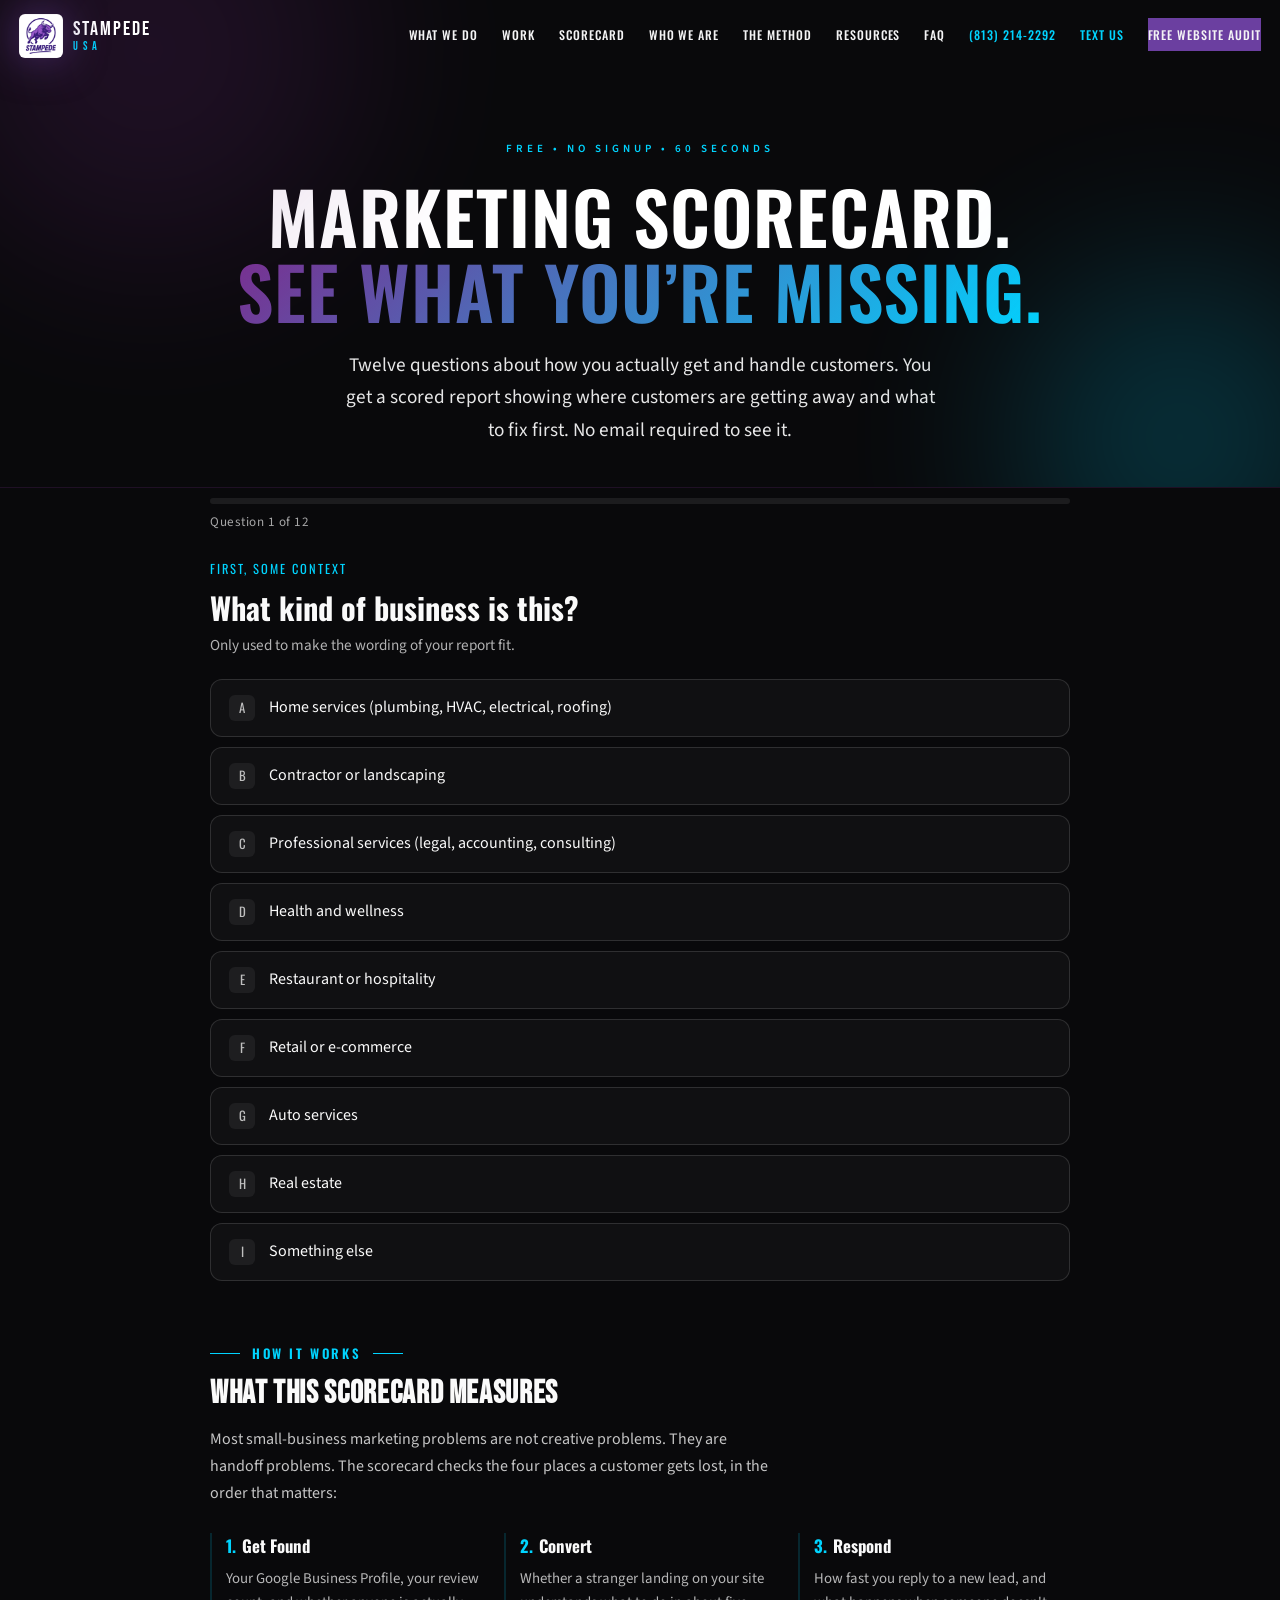
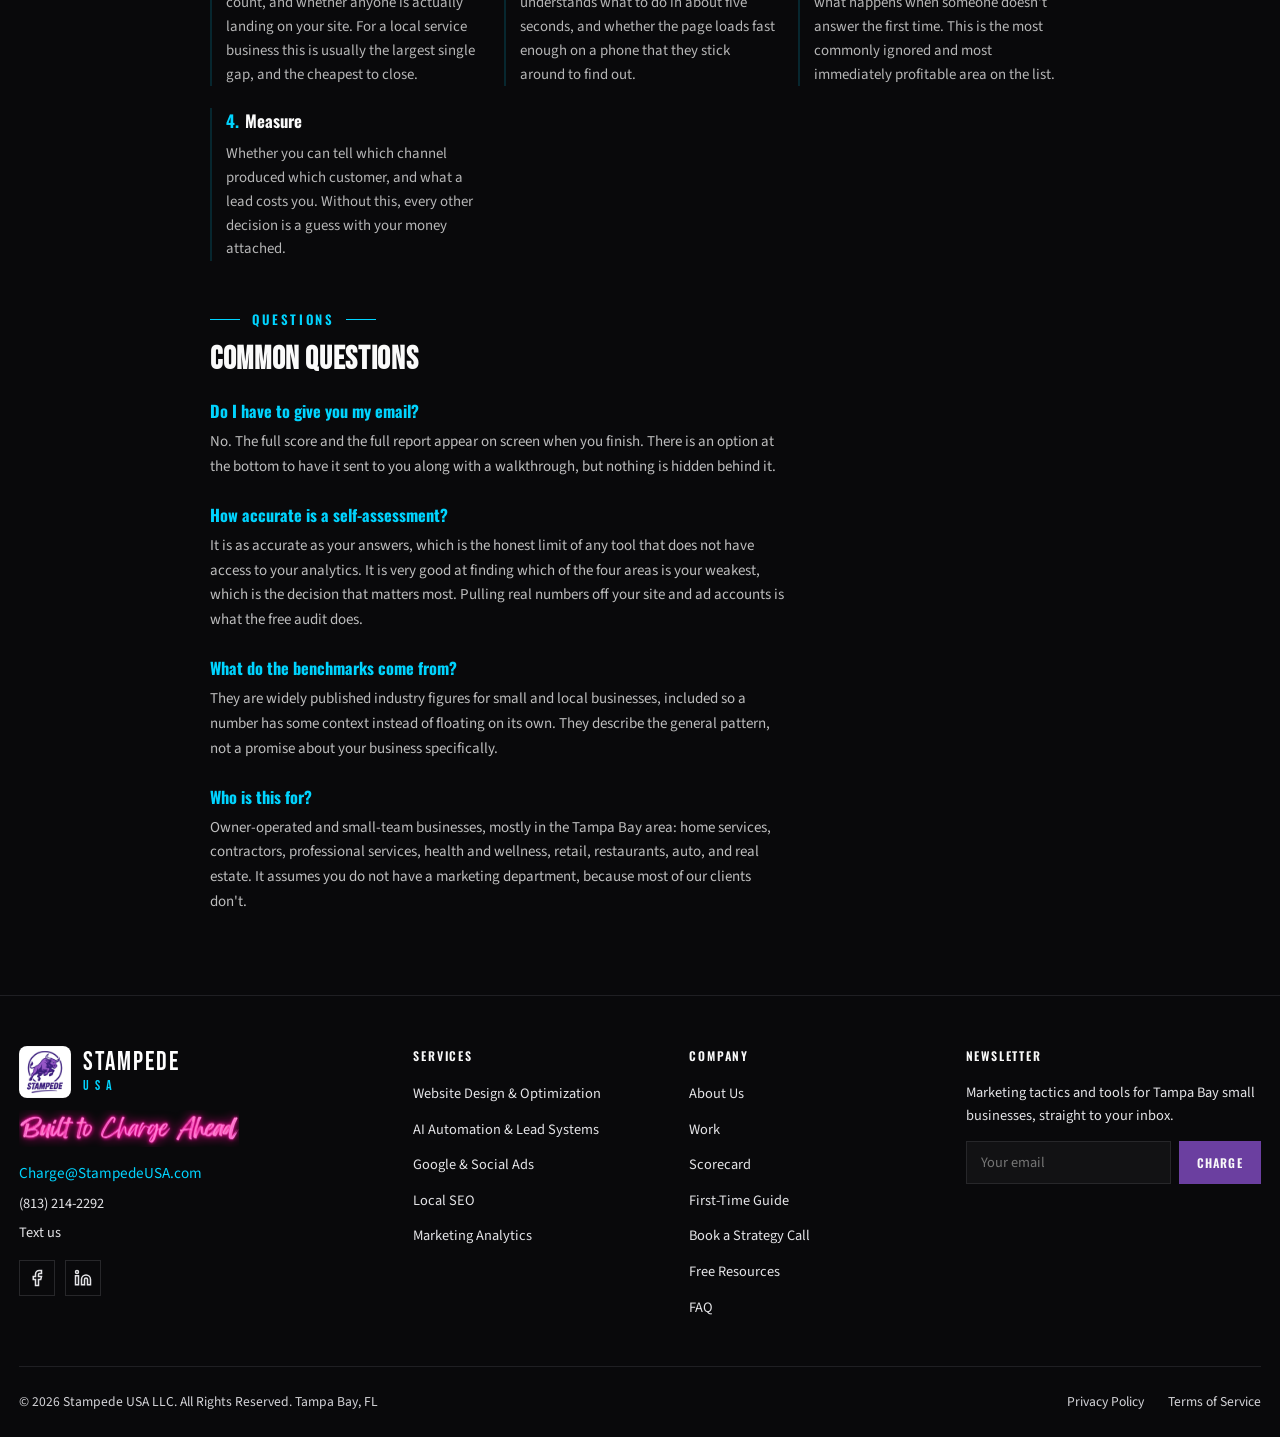
<file: scorecard.html>
<!DOCTYPE html>
<html lang="en">
<head>
  <meta charset="UTF-8">
  <meta name="viewport" content="width=device-width, initial-scale=1.0">
  <title>Free Marketing Scorecard | Stampede USA Tampa</title>
  <meta name="description" content="Score your marketing in 60 seconds. Twelve questions, no signup, instant report. See exactly where you're losing customers and what to fix first. Built for Tampa Bay small businesses.">
  <meta name="robots" content="index, follow, max-snippet:-1, max-image-preview:large, max-video-preview:-1">
  <link rel="canonical" href="https://stampedeusa.com/scorecard.html">

  <meta property="og:type" content="website">
  <meta property="og:site_name" content="Stampede USA">
  <meta property="og:title" content="Free Marketing Scorecard, No Signup">
  <meta property="og:description" content="Twelve questions. Instant score. See where customers are getting away and what to fix first.">
  <meta property="og:url" content="https://stampedeusa.com/scorecard.html">
  <meta property="og:image" content="https://stampedeusa.com/assets/images/og-image.jpg">
  <meta property="og:image:width" content="1024">
  <meta property="og:image:height" content="1024">
  <meta name="twitter:card" content="summary_large_image">
  <meta name="twitter:title" content="Free Marketing Scorecard, No Signup">
  <meta name="twitter:description" content="Twelve questions. Instant score. No email required.">
  <meta name="twitter:image" content="https://stampedeusa.com/assets/images/og-image.jpg">
  <script type="application/ld+json">
  {
    "@context": "https://schema.org",
    "@graph": [
      {
        "@type": "WebPage",
        "@id": "https://stampedeusa.com/scorecard.html#webpage",
        "url": "https://stampedeusa.com/scorecard.html",
        "name": "Free Marketing Scorecard | Stampede USA",
        "description": "A free twelve-question marketing self-assessment returning a scored, prioritized report. No signup required.",
        "isPartOf": {
          "@id": "https://stampedeusa.com/#website"
        },
        "about": {
          "@id": "https://stampedeusa.com/#business"
        },
        "publisher": {
          "@id": "https://stampedeusa.com/#business"
        },
        "inLanguage": "en-US",
        "breadcrumb": {
          "@type": "BreadcrumbList",
          "itemListElement": [
            {
              "@type": "ListItem",
              "position": 1,
              "name": "Home",
              "item": "https://stampedeusa.com/"
            },
            {
              "@type": "ListItem",
              "position": 2,
              "name": "Free Marketing Scorecard",
              "item": "https://stampedeusa.com/scorecard.html"
            }
          ]
        }
      },
      {
        "@type": "WebApplication",
        "@id": "https://stampedeusa.com/scorecard.html#app",
        "name": "Stampede Marketing Scorecard",
        "url": "https://stampedeusa.com/scorecard.html",
        "applicationCategory": "BusinessApplication",
        "operatingSystem": "Any (web browser)",
        "browserRequirements": "Requires JavaScript",
        "description": "A free 12-question self-assessment that scores a small business across four areas: getting found, converting visitors, responding to leads, and measuring results, then returns a prioritized report of what to fix first.",
        "offers": {
          "@type": "Offer",
          "price": "0",
          "priceCurrency": "USD"
        },
        "provider": {
          "@id": "https://stampedeusa.com/#business"
        },
        "featureList": [
          "Instant marketing score out of 100",
          "Four pillar breakdown: Get Found, Convert, Respond, Measure",
          "Prioritized list of where customers are getting lost",
          "Industry benchmark comparisons",
          "No signup or email required to see results"
        ]
      }
    ]
  }
  </script>
  <link rel="alternate" type="text/plain" href="/llms.txt" title="Plain-text summary for language models">

  <link rel="icon" type="image/png" href="assets/images/favicon.png">
  <link rel="apple-touch-icon" href="assets/images/apple-touch-icon.png">
  <link rel="preconnect" href="https://fonts.googleapis.com">
  <link rel="preconnect" href="https://fonts.gstatic.com" crossorigin>
  <link rel="stylesheet" href="https://fonts.googleapis.com/css2?family=Bebas+Neue&family=Oswald:wght@400;500;600&family=Source+Sans+3:wght@400;600&display=swap" media="print" onload="this.media='all'">
  <noscript><link rel="stylesheet" href="https://fonts.googleapis.com/css2?family=Bebas+Neue&family=Oswald:wght@400;500;600&family=Source+Sans+3:wght@400;600&display=swap"></noscript>
  <link rel="stylesheet" href="css/style.css">
  <link rel="stylesheet" href="css/pages.css">

  <style>
    /* ── SCORECARD (page-scoped; kept inline to avoid a blocking request) ── */
    .sc-wrap{max-width:860px;margin:0 auto}
    .sc-progress-rail{height:6px;background:rgba(255,255,255,.08);border-radius:99px;overflow:hidden;margin:0 0 8px}
    .sc-progress-fill{height:100%;width:0;background:linear-gradient(90deg,var(--cyan),var(--purple),var(--cyan));
      transition:width .35s cubic-bezier(.4,0,.2,1)}
    .sc-progress-label{font-size:.82rem;opacity:.65;margin:0 0 26px;letter-spacing:.04em}

    .sc-q{animation:scIn .35s ease both}
    @keyframes scIn{from{opacity:0;transform:translateY(10px)}to{opacity:1;transform:none}}
    .sc-q-kicker{font-family:Oswald,sans-serif;font-size:.78rem;letter-spacing:.16em;text-transform:uppercase;
      color:var(--cyan);margin-bottom:10px}
    .sc-q-title{font-family:Oswald,sans-serif;font-size:clamp(1.35rem,3.2vw,1.9rem);line-height:1.25;margin:0 0 6px}
    .sc-q-help{font-size:.95rem;opacity:.7;margin:0 0 22px}

    .sc-opts{display:grid;gap:10px;margin:0 0 26px}
    .sc-opt{display:flex;align-items:center;gap:14px;width:100%;text-align:left;padding:15px 18px;border-radius:12px;
      border:1.5px solid rgba(255,255,255,.13);background:rgba(255,255,255,.03);color:inherit;font:inherit;font-size:1rem;
      cursor:pointer;transition:border-color .16s,background .16s,transform .16s}
    /* Hover is gold and selection is cyan, matching the rest of the site:
       gold is the hover/active swap everywhere, cyan is the accent. */
    .sc-opt:hover{border-color:var(--gold);background:rgba(245,158,11,.07);transform:translateX(3px)}
    .sc-opt:focus-visible{outline:2px solid var(--cyan);outline-offset:2px}
    .sc-opt[aria-pressed="true"]{border-color:var(--cyan);background:var(--cyan-subtle)}
    .sc-opt[aria-pressed="true"] .sc-opt-key{background:var(--purple);opacity:1}
    .sc-opt-key{flex:0 0 26px;height:26px;border-radius:6px;display:grid;place-items:center;font-family:Oswald,sans-serif;
      font-size:.8rem;background:rgba(255,255,255,.08);opacity:.75;transition:background .16s,opacity .16s}

    /* The "I'm not sure" option is deliberately quieter than the factual
       answers. It is a legitimate answer, not the failure option, so it
       is set apart without being made to look like a penalty. */
    .sc-opt-unsure{border-style:dashed;opacity:.85}
    .sc-opt-unsure .sc-opt-key{font-size:.72rem}

    .sc-back{background:none;border:none;color:var(--cyan);font:inherit;font-size:.9rem;cursor:pointer;padding:6px 0}
    .sc-back:hover{color:var(--gold)}

    /* ── REPORT ── */
    .sc-report{animation:scIn .45s ease both}
    .sc-report-doc{border:1px solid rgba(255,255,255,.14);border-radius:16px;overflow:hidden;background:rgba(255,255,255,.02);
      box-shadow:0 0 34px var(--cyan-glow)}
    .sc-doc-head{display:flex;justify-content:space-between;align-items:center;gap:16px;flex-wrap:wrap;
      padding:18px 24px;border-bottom:1px solid rgba(255,255,255,.12);background:rgba(255,255,255,.03)}
    .sc-doc-brand{display:flex;align-items:center;gap:10px;font-family:Oswald,sans-serif;letter-spacing:.06em;font-size:.95rem}
    .sc-doc-meta{font-size:.8rem;opacity:.62;text-align:right;line-height:1.5}

    .sc-hero-score{display:flex;align-items:center;gap:28px;flex-wrap:wrap;padding:30px 24px;border-bottom:1px solid rgba(255,255,255,.1)}
    .sc-dial{position:relative;flex:0 0 132px;width:132px;height:132px}
    .sc-dial svg{transform:rotate(-90deg)}
    .sc-dial-num{position:absolute;inset:0;display:grid;place-items:center;text-align:center;line-height:1}
    .sc-dial-num strong{display:block;font-family:Bebas Neue,sans-serif;font-size:2.9rem;letter-spacing:.02em;color:var(--cyan)}
    .sc-dial-num span{font-size:.7rem;opacity:.6;letter-spacing:.1em}
    .sc-verdict{flex:1;min-width:240px}
    .sc-verdict h3{font-family:Oswald,sans-serif;font-size:1.5rem;margin:0 0 8px}
    .sc-verdict p{margin:0;opacity:.78;font-size:.98rem;line-height:1.6}

    .sc-pillars{display:grid;grid-template-columns:repeat(auto-fit,minmax(180px,1fr));gap:18px;padding:26px 24px;
      border-bottom:1px solid rgba(255,255,255,.1)}
    .sc-pillar-name{display:flex;justify-content:space-between;font-family:Oswald,sans-serif;font-size:.9rem;margin-bottom:7px}
    .sc-pillar-name span+span{color:var(--cyan)}
    .sc-pillar-rail{height:7px;border-radius:99px;background:rgba(255,255,255,.09);overflow:hidden}
    .sc-pillar-fill{height:100%;border-radius:99px;transition:width .8s cubic-bezier(.4,0,.2,1)}
    .sc-pillar-note{font-size:.78rem;opacity:.6;margin-top:7px;line-height:1.45}

    .sc-leaks{padding:26px 24px}
    .sc-leaks h4{font-family:Oswald,sans-serif;font-size:1.15rem;margin:0 0 4px}
    .sc-leaks-sub{font-size:.88rem;opacity:.65;margin:0 0 20px}
    .sc-leak{display:flex;gap:16px;padding:18px 0;border-top:1px solid rgba(255,255,255,.09)}
    /* Purple is a FILL and never a text colour on this site: #6B3FA0 on
       black is 2.3:1, so the numeral has to sit ON the purple, not in it. */
    .sc-leak-rank{flex:0 0 32px;height:32px;border-radius:8px;display:grid;place-items:center;background:var(--purple);
      color:var(--white);font-family:Bebas Neue,sans-serif;font-size:1.2rem}
    .sc-leak-body h5{font-family:Oswald,sans-serif;font-size:1.02rem;margin:0 0 6px}
    .sc-leak-body p{margin:0 0 8px;font-size:.93rem;opacity:.78;line-height:1.6}
    .sc-bench{display:block;font-size:.83rem;opacity:.62;border-left:2px solid var(--cyan);padding-left:11px;line-height:1.55}

    /* ── WHAT WE COULD NOT SCORE ──
       Its own block, deliberately NOT part of the leak ranking. An
       unanswered question is not a measured weakness and must never be
       ranked as one. */
    .sc-unknowns{padding:0 24px 26px}
    .sc-unknowns-card{border:1px dashed rgba(0,212,255,.4);border-radius:12px;padding:18px 20px;background:var(--cyan-subtle)}
    .sc-unknowns-card h4{font-family:Oswald,sans-serif;font-size:1.05rem;margin:0 0 6px;color:var(--cyan)}
    .sc-unknowns-card p{margin:0 0 10px;font-size:.92rem;opacity:.82;line-height:1.6}
    .sc-unknowns-card ul{margin:0;padding-left:18px;font-size:.92rem;line-height:1.7;opacity:.85}

    .sc-cta-card{position:relative;margin-top:26px;padding:26px 24px;border:1px solid var(--gray-700);border-radius:14px;
      background:var(--gray-900);overflow:hidden;box-shadow:0 0 30px var(--purple-glow)}
    .sc-cta-card::before{content:'';position:absolute;top:0;left:0;right:0;height:3px;
      background:linear-gradient(90deg,var(--cyan),var(--purple),var(--cyan))}
    .sc-cta-card h4{font-family:Oswald,sans-serif;font-size:1.2rem;margin:0 0 8px}
    .sc-cta-card > p{margin:0 0 18px;opacity:.8;font-size:.95rem;line-height:1.6}
    .sc-mini-form{display:grid;gap:12px}
    .sc-mini-row{display:grid;grid-template-columns:1fr 1fr;gap:12px}
    @media(max-width:640px){.sc-mini-row{grid-template-columns:1fr}.sc-hero-score{gap:20px}}
    .sc-mini-form input{width:100%;padding:12px 14px;border-radius:9px;border:1.5px solid rgba(255,255,255,.16);
      background:rgba(0,0,0,.25);color:inherit;font:inherit}
    .sc-mini-form input:focus{outline:none;border-color:var(--cyan);box-shadow:0 0 0 3px var(--cyan-glow)}
    .sc-fineprint{font-size:.8rem;opacity:.55;margin:12px 0 0}
    .sc-restart{margin-top:20px;text-align:center}
    .sc-restart button{color:var(--cyan)}
    .sc-restart button:hover{color:var(--gold)}

    /* ── STATIC HALF ──
       The crawlable prose under the quiz. It was pure white-on-black
       while every other content page carries the accent: faq.html renders
       the same kind of content with cyan headings, and index.html never
       uses .stmp-section-title without a cyan .stmp-section-tag above it.
       This page was the only one that opted out. */
    .sc-static-head{font-family:Oswald,sans-serif;font-size:1.05rem;margin:0 0 7px;color:var(--white)}
    .sc-static-head .n{color:var(--cyan);margin-right:6px}
    .sc-faq-q{font-family:Oswald,sans-serif;font-size:1.02rem;margin:22px 0 6px;color:var(--cyan)}
    .sc-static-card{border-left:2px solid var(--cyan-subtle);padding-left:14px;transition:border-color .2s}
    .sc-static-card:hover{border-left-color:var(--cyan)}

    @media print{
      #stmp-nav,#stmp-mobile-bar,#stmp-footer,.sc-cta-card,.sc-restart,.page-hero-orb{display:none!important}
      .sc-report-doc{border-color:#999}
    }
  </style>
</head>
<body>

<a href="#main-content" class="sr-only">Skip to content</a>

<nav id="stmp-nav" aria-label="Main navigation">
  <div class="stmp-nav-container">
    <a href="index.html" class="stmp-nav-logo" aria-label="Stampede USA Home">
      <img src="assets/images/favicon.png" alt="Stampede USA" width="44" height="44" loading="eager" style="height:44px;width:auto;">
      <span class="stmp-nav-logo-text">STAMPEDE <span>USA</span></span>
    </a>
    <ul class="stmp-nav-links" role="list">
      <li><a href="index.html#stmp-services">What We Do</a></li>
      <li><a href="work.html">Work</a></li>
      <li><a href="scorecard.html" aria-current="page">Scorecard</a></li>
      <li><a href="index.html#stmp-about">Who We Are</a></li>
      <li><a href="index.html#stmp-method">The Method</a></li>
      <li><a href="resources.html">Resources</a></li>
      <li><a href="faq.html">FAQ</a></li>
      <li><a href="tel:+18132142292" class="stmp-nav-phone" aria-label="Call Stampede USA">(813) 214-2292</a></li>
      <li><a href="sms:+18132142292" class="stmp-nav-phone" aria-label="Text Stampede USA">Text us</a></li>
      <li><a href="index.html#stmp-audit" class="stmp-nav-cta">Free Website Audit</a></li>
    </ul>
    <button class="stmp-nav-toggle" id="stmpNavToggle" aria-label="Open navigation menu" aria-expanded="false" aria-controls="stmp-mobile-menu">
      <span></span><span></span><span></span>
    </button>
  </div>
</nav>

<div id="stmp-mobile-menu" role="dialog" aria-modal="true" aria-label="Navigation menu">
  <button class="stmp-mobile-menu-close" id="stmpMobileClose" aria-label="Close navigation menu">&times;</button>
  <div class="stmp-mobile-menu-cta"><a href="index.html#stmp-audit">Free Website Audit</a></div>
  <ul role="list">
    <li><a href="index.html#stmp-services">What We Do</a></li>
    <li><a href="work.html">Work</a></li>
    <li><a href="scorecard.html">Scorecard</a></li>
    <li><a href="index.html#stmp-about">Who We Are</a></li>
    <li><a href="index.html#stmp-method">The Method</a></li>
    <li><a href="resources.html">Resources</a></li>
    <li><a href="faq.html">FAQ</a></li>
    <li><a href="tel:+18132142292">(813) 214-2292</a></li>
    <li><a href="sms:+18132142292">Text us</a></li>
  </ul>
</div>

<main id="main-content">

  <section class="page-hero">
    <div class="page-hero-orb page-hero-orb-1" aria-hidden="true"></div>
    <div class="page-hero-orb page-hero-orb-2" aria-hidden="true"></div>
    <div class="stmp-container">
      <div class="page-hero-kicker">Free &bull; No Signup &bull; 60 Seconds</div>
      <h1 class="page-hero-title">Marketing Scorecard.<br><span class="page-hero-accent">See what you&rsquo;re missing.</span></h1>
      <p class="page-hero-sub">Twelve questions about how you actually get and handle customers. You get a scored report showing where customers are getting away and what to fix first. No email required to see it.</p>
    </div>
  </section>

  <section class="stmp-section" style="padding-top:10px">
    <div class="stmp-container">
      <div class="sc-wrap">

        <!-- QUIZ -->
        <div id="scQuiz">
          <div class="sc-progress-rail" role="progressbar" aria-valuemin="0" aria-valuemax="12" aria-valuenow="0" aria-label="Scorecard progress">
            <div class="sc-progress-fill" id="scProgressFill"></div>
          </div>
          <p class="sc-progress-label" id="scProgressLabel">Question 1 of 12</p>
          <div id="scQuestionMount" aria-live="polite"></div>
          <button type="button" class="sc-back" id="scBack" hidden>&#8249; Back</button>
        </div>

        <!-- REPORT -->
        <div id="scReport" class="sc-report" hidden></div>

        <!-- STATIC CONTENT: crawlable, and the real answer for anyone
             (human or AI agent) who never runs the interactive version. -->
        <div id="scStatic" style="margin-top:56px">
          <div class="stmp-section-tag">How it works</div>
          <h2 class="stmp-section-title" style="font-size:clamp(1.4rem,3vw,2rem)">What this scorecard measures</h2>
          <p style="opacity:.78;line-height:1.7;max-width:70ch">Most small-business marketing problems are not creative problems. They are handoff problems. The scorecard checks the four places a customer gets lost, in the order that matters:</p>

          <div style="display:grid;grid-template-columns:repeat(auto-fit,minmax(230px,1fr));gap:22px;margin-top:26px">
            <div class="sc-static-card">
              <h3 class="sc-static-head"><span class="n">1.</span>Get Found</h3>
              <p style="font-size:.93rem;opacity:.72;line-height:1.6;margin:0">Your Google Business Profile, your review count, and whether anyone is actually landing on your site. For a local service business this is usually the largest single gap, and the cheapest to close.</p>
            </div>
            <div class="sc-static-card">
              <h3 class="sc-static-head"><span class="n">2.</span>Convert</h3>
              <p style="font-size:.93rem;opacity:.72;line-height:1.6;margin:0">Whether a stranger landing on your site understands what to do in about five seconds, and whether the page loads fast enough on a phone that they stick around to find out.</p>
            </div>
            <div class="sc-static-card">
              <h3 class="sc-static-head"><span class="n">3.</span>Respond</h3>
              <p style="font-size:.93rem;opacity:.72;line-height:1.6;margin:0">How fast you reply to a new lead, and what happens when someone doesn't answer the first time. This is the most commonly ignored and most immediately profitable area on the list.</p>
            </div>
            <div class="sc-static-card">
              <h3 class="sc-static-head"><span class="n">4.</span>Measure</h3>
              <p style="font-size:.93rem;opacity:.72;line-height:1.6;margin:0">Whether you can tell which channel produced which customer, and what a lead costs you. Without this, every other decision is a guess with your money attached.</p>
            </div>
          </div>

          <div class="stmp-section-tag" style="margin-top:48px">Questions</div>
          <h2 class="stmp-section-title" style="font-size:clamp(1.4rem,3vw,2rem)">Common questions</h2>
          <div style="max-width:72ch">
            <h3 class="sc-faq-q">Do I have to give you my email?</h3>
            <p style="font-size:.94rem;opacity:.75;line-height:1.65;margin:0">No. The full score and the full report appear on screen when you finish. There is an option at the bottom to have it sent to you along with a walkthrough, but nothing is hidden behind it.</p>

            <h3 class="sc-faq-q">How accurate is a self-assessment?</h3>
            <p style="font-size:.94rem;opacity:.75;line-height:1.65;margin:0">It is as accurate as your answers, which is the honest limit of any tool that does not have access to your analytics. It is very good at finding which of the four areas is your weakest, which is the decision that matters most. Pulling real numbers off your site and ad accounts is what the free audit does.</p>

            <h3 class="sc-faq-q">What do the benchmarks come from?</h3>
            <p style="font-size:.94rem;opacity:.75;line-height:1.65;margin:0">They are widely published industry figures for small and local businesses, included so a number has some context instead of floating on its own. They describe the general pattern, not a promise about your business specifically.</p>

            <h3 class="sc-faq-q">Who is this for?</h3>
            <p style="font-size:.94rem;opacity:.75;line-height:1.65;margin:0">Owner-operated and small-team businesses, mostly in the Tampa Bay area: home services, contractors, professional services, health and wellness, retail, restaurants, auto, and real estate. It assumes you do not have a marketing department, because most of our clients don't.</p>
          </div>
        </div>

      </div>
    </div>
  </section>

</main>

<footer id="stmp-footer">
  <div class="stmp-container">
    <div class="stmp-footer-top">
      <div class="stmp-footer-brand">
        <div class="stmp-footer-logo-lockup">
          <img src="assets/images/favicon.png" alt="Stampede USA" width="52" height="52" loading="lazy" style="height:52px;width:auto;">
          <span class="stmp-footer-logo-text">STAMPEDE <span>USA</span></span>
        </div>
        <img class="stmp-footer-tagline-img" src="assets/images/tagline.webp" alt="Built to Charge Ahead" width="440" height="75" loading="lazy">
        <a href="#" class="stmp-footer-email" id="stmp-footer-email-link"><span id="stmp-email-display"></span></a>
        <a href="tel:+18132142292" class="stmp-footer-phone">(813) 214-2292</a>
        <a href="sms:+18132142292" class="stmp-footer-phone" aria-label="Text Stampede USA">Text us</a>
        <div class="stmp-footer-social" aria-label="Stampede USA social media">
          <a href="https://www.facebook.com/RunWithStampede" target="_blank" rel="noopener noreferrer" aria-label="Stampede USA on Facebook">
            <svg width="18" height="18" viewBox="0 0 24 24" fill="none" stroke="currentColor" stroke-width="2" aria-hidden="true"><path d="M18 2h-3a5 5 0 0 0-5 5v3H7v4h3v8h4v-8h3l1-4h-4V7a1 1 0 0 1 1-1h3z"/></svg>
          </a>
          <a href="https://www.linkedin.com/company/stampedeusa/" target="_blank" rel="noopener noreferrer" aria-label="Stampede USA on LinkedIn">
            <svg width="18" height="18" viewBox="0 0 24 24" fill="none" stroke="currentColor" stroke-width="2" aria-hidden="true"><path d="M16 8a6 6 0 0 1 6 6v7h-4v-7a2 2 0 0 0-2-2 2 2 0 0 0-2 2v7h-4v-7a6 6 0 0 1 6-6z"/><rect x="2" y="9" width="4" height="12"/><circle cx="4" cy="4" r="2"/></svg>
          </a>
        </div>
      </div>
      <div class="stmp-footer-column">
        <h3 class="stmp-footer-col-heading">Services</h3>
        <ul role="list">
          <li><a href="index.html#stmp-services">Website Design &amp; Optimization</a></li>
          <li><a href="index.html#stmp-services">AI Automation &amp; Lead Systems</a></li>
          <li><a href="index.html#stmp-services">Google &amp; Social Ads</a></li>
          <li><a href="index.html#stmp-services">Local SEO</a></li>
          <li><a href="index.html#stmp-services">Marketing Analytics</a></li>
        </ul>
      </div>
      <div class="stmp-footer-column">
        <h3 class="stmp-footer-col-heading">Company</h3>
        <ul role="list">
          <li><a href="index.html#stmp-about">About Us</a></li>
          <li><a href="work.html">Work</a></li>
          <li><a href="scorecard.html">Scorecard</a></li>
          <li><a href="first-time-hiring-a-marketing-agency.html">First-Time Guide</a></li>
          <li><a href="index.html#stmp-strategy">Book a Strategy Call</a></li>
          <li><a href="resources.html">Free Resources</a></li>
          <li><a href="faq.html">FAQ</a></li>
        </ul>
      </div>
      <div class="stmp-footer-column stmp-footer-newsletter">
        <h3 class="stmp-footer-col-heading">Newsletter</h3>
        <p>Marketing tactics and tools for Tampa Bay small businesses, straight to your inbox.</p>
        <form class="stmp-newsletter-form" id="footerNewsletter" novalidate>
          <input type="text" name="contact_ref" tabindex="-1" autocomplete="off" aria-hidden="true" class="stmp-alt-field">
          <label for="newsletterEmail" class="sr-only">Email address</label>
          <input type="email" id="newsletterEmail" name="email" placeholder="Your email" required autocomplete="email">
          <button type="submit">Charge</button>
        </form>
      </div>
    </div>
    <div class="stmp-footer-bottom">
      <p class="stmp-footer-copyright">&copy; 2026 Stampede USA LLC. All Rights Reserved. Tampa Bay, FL</p>
      <div class="stmp-footer-legal">
        <a href="privacy-policy.html">Privacy Policy</a>
        <a href="terms-of-service.html">Terms of Service</a>
      </div>
    </div>
  </div>
</footer>

<div id="stmp-mobile-bar" role="navigation" aria-label="Quick contact">
  <a href="tel:+18132142292" class="stmp-mobile-bar-btn" aria-label="Call Stampede USA">
    <svg width="20" height="20" viewBox="0 0 24 24" fill="none" stroke="currentColor" stroke-width="2" aria-hidden="true"><path d="M22 16.92v3a2 2 0 0 1-2.18 2 19.79 19.79 0 0 1-8.63-3.07 19.5 19.5 0 0 1-6-6 19.79 19.79 0 0 1-3.07-8.67A2 2 0 0 1 4.11 2h3a2 2 0 0 1 2 1.72 12.84 12.84 0 0 0 .7 2.81 2 2 0 0 1-.45 2.11L8.09 9.91a16 16 0 0 0 6 6l1.27-1.27a2 2 0 0 1 2.11-.45 12.84 12.84 0 0 0 2.81.7A2 2 0 0 1 22 16.92z"/></svg>
    <span>Call</span>
  </a>
  <a href="sms:+18132142292" class="stmp-mobile-bar-btn" aria-label="Text Stampede USA">
    <svg width="20" height="20" viewBox="0 0 24 24" fill="none" stroke="currentColor" stroke-width="2" aria-hidden="true"><path d="M21 15a2 2 0 0 1-2 2H7l-4 4V5a2 2 0 0 1 2-2h14a2 2 0 0 1 2 2z"/></svg>
    <span>Text</span>
  </a>
  <a href="index.html#stmp-audit" class="stmp-mobile-bar-btn stmp-mobile-bar-btn--cta">
    <span>Free Audit</span>
  </a>
</div>

<script src="js/main.js"></script>
<script>
(function () {
  'use strict';

  var APPS_SCRIPT_URL = 'https://script.google.com/macros/s/AKfycbzH5_3OAvMgQuBhQ3ovT8M5s51SeqfqFgtsmWWvmpkfq6OoC0VhDQuWq3tKC1KXl8KS/exec';

  // Stamped at page load, matching the rest of the site. Measuring from
  // first interaction would read near-zero for a fast user and the
  // server would treat a real person as automated.
  var pageLoadedAt = (window.performance && window.performance.now)
    ? window.performance.now() : null;

  // Pillar weights total 100: Get Found 30, Convert 20, Respond 20, Measure 30.
  //
  // ── HOW AN UNKNOWN IS SCORED, AND WHY IT IS NOT ZERO ──
  //
  // Options marked u:true mean "I don't know", and they score 25% of that
  // question's weight. They used to score 0, which is byte-identical to the
  // worst possible real answer, and that was wrong twice over.
  //
  // It was wrong as measurement. "I don't know if my site is fast" and "my
  // site is noticeably slow" are different facts. One is unmeasured, the
  // other is a measured deficiency, and scoring them the same means neither
  // the report nor the lead sheet can tell them apart.
  //
  // It was wrong commercially, which is the part that cost money. An owner
  // who answered "I don't know" six times scored about 20 and was told
  // "Almost nothing is set up to capture or measure demand right now." He
  // knows that is false, because he has customers. He closes the tab, and
  // he was a good prospect: a real business with no instruments is exactly
  // who we sell to.
  //
  // 25% is not a compromise, it is a position. Not knowing is not free: if
  // you don't know your Business Profile status you are almost certainly
  // not managing it, so full credit would inflate the score and make the
  // free audit look like a bait and switch when the real numbers land.
  // Checked question by question, 25% lands the unknown ABOVE the
  // confirmed-worst answer and BELOW every answer describing a managed
  // state. It also keeps one number out of 100, so the dial and all five
  // grade bands work unchanged.
  //
  // Shrinking the denominator instead ("47 of a possible 78") is the more
  // intellectually honest version and it fails on arithmetic: answer
  // everything unknown and you score 0 of 0. Rejected.
  //
  // Unknowns are ALSO excluded from the leak ranking in buildReport, and
  // that matters more than the points. A question nobody answered is not a
  // measured weakness and must never be ranked as one.
  var QUESTIONS = [
    { id:'industry', pillar:null, kicker:'First, some context',
      q:'What kind of business is this?',
      help:'Only used to make the wording of your report fit.',
      opts:[
        {t:'Home services (plumbing, HVAC, electrical, roofing)', v:0},
        {t:'Contractor or landscaping', v:0},
        {t:'Professional services (legal, accounting, consulting)', v:0},
        {t:'Health and wellness', v:0},
        {t:'Restaurant or hospitality', v:0},
        {t:'Retail or e-commerce', v:0},
        {t:'Auto services', v:0},
        {t:'Real estate', v:0},
        {t:'Something else', v:0}
      ]},

    { id:'gbp', pillar:'found', max:12, kicker:'Get Found',
      q:'What shape is your Google Business Profile in?',
      help:'The map listing that shows up when someone searches your service near them.',
      opts:[
        {t:'Claimed, and I post or update it most months', v:12},
        {t:'Claimed, but I rarely touch it', v:7},
        {t:'It exists but I never claimed it', v:2},
        {t:'I don’t have one', v:0},
        {t:'I’m not sure', v:3, u:true}
      ]},

    { id:'reviews', pillar:'found', max:10, kicker:'Get Found',
      q:'How many Google reviews do you have?',
      help:'Reviews on your Business Profile, not Facebook or Yelp.',
      opts:[
        {t:'50 or more', v:10},
        {t:'20 to 49', v:7},
        {t:'5 to 19', v:4},
        {t:'Under 5', v:1},
        {t:'None yet', v:0},
        {t:'I’m not sure', v:3, u:true}
      ]},

    { id:'traffic', pillar:'found', max:8, kicker:'Get Found',
      q:'Roughly how many people visit your website each month?',
      help:'A rough guess is fine.',
      opts:[
        {t:'More than 2,000', v:8},
        {t:'500 to 2,000', v:6},
        {t:'100 to 500', v:4},
        {t:'Under 100', v:1},
        {t:'No idea', v:2, u:true}
      ]},

    { id:'clarity', pillar:'convert', max:12, kicker:'Convert',
      q:'If a stranger lands on your homepage, is the next step obvious within five seconds?',
      help:'One clear thing to do, visible without scrolling.',
      opts:[
        {t:'Yes. One clear action, right at the top', v:12},
        {t:'Sort of. There’s a contact form somewhere', v:6},
        {t:'Not really, it’s mostly information', v:2},
        {t:'I honestly don’t know', v:3, u:true}
      ]},

    { id:'speed', pillar:'convert', max:8, kicker:'Convert',
      q:'How fast does your site load on a phone, on cell data?',
      help:'Open it on your phone away from wifi. Count the seconds.',
      opts:[
        {t:'Almost instantly', v:8},
        {t:'A couple of seconds', v:5},
        {t:'Noticeably slow', v:1},
        {t:'Never checked', v:2, u:true}
      ]},

    { id:'response', pillar:'respond', max:12, kicker:'Respond',
      q:'When a new lead comes in, how fast do you usually reply?',
      help:'Be honest. The realistic average, not your best day.',
      opts:[
        {t:'Within 5 minutes', v:12},
        {t:'Within an hour', v:8},
        {t:'Same day', v:4},
        {t:'Next day or later', v:1},
        {t:'It depends. There’s no system', v:0},
        {t:'I’m not sure what the average is', v:3, u:true}
      ]},

    { id:'followup', pillar:'respond', max:8, kicker:'Respond',
      q:'If they don’t answer the first time, what happens next?',
      help:'',
      opts:[
        {t:'An automated sequence keeps following up', v:8},
        {t:'I follow up manually a few times', v:5},
        {t:'One try, then they go cold', v:2},
        {t:'Nothing happens', v:0},
        {t:'I’m not sure', v:2, u:true}
      ]},

    { id:'tracking', pillar:'measure', max:12, kicker:'Measure',
      q:'Can you tell which calls and form fills came from where?',
      help:'Conversion tracking. Knowing that this customer came from that ad or that search.',
      opts:[
        {t:'Yes. Calls and forms both tracked to source', v:12},
        {t:'Forms only', v:7},
        {t:'Analytics is installed but nothing is configured', v:3},
        {t:'No, nothing is tracked', v:0},
        {t:'I’m not sure', v:3, u:true}
      ]},

    { id:'source', pillar:'measure', max:8, kicker:'Measure',
      q:'Where do most of your customers actually come from right now?',
      help:'',
      opts:[
        {t:'Google search or the map listing', v:8},
        {t:'Paid ads', v:7},
        {t:'Social media', v:5},
        {t:'Referrals and word of mouth', v:4},
        {t:'Honestly, I’m not sure', v:2, u:true}
      ]},

    { id:'cpl', pillar:'measure', max:10, kicker:'Measure',
      q:'Do you know what one lead costs you?',
      help:'Marketing spend divided by leads produced.',
      opts:[
        {t:'Yes, broken out by channel', v:10},
        {t:'A rough overall number', v:5},
        // NOT flagged u:true, deliberately. The question asks "do you
        // know", so "No" is a complete and definite answer about a real
        // state: this business does not track cost per lead. That is a
        // measured deficiency, not an unmeasured one, and marking it
        // unknown would mean "I'm not sure whether I know", which nobody
        // means. It is also already the plain-language opt-out this
        // question needs, so a second one would just be noise.
        {t:'No', v:0}
      ]},

    { id:'spend', pillar:null, kicker:'Last one',
      q:'What are you spending on marketing each month?',
      help:'Ads, tools, agencies, everything.',
      opts:[
        {t:'More than $5,000', v:0},
        {t:'$2,000 to $5,000', v:0},
        {t:'$500 to $2,000', v:0},
        {t:'Under $500', v:0},
        {t:'Nothing right now', v:0},
        {t:'I’d have to add it up', v:0}
      ]}
  ];

  var PILLARS = {
    found:   { label:'Get Found', max:30 },
    convert: { label:'Convert',   max:20 },
    respond: { label:'Respond',   max:20 },
    measure: { label:'Measure',   max:30 }
  };

  // Each leak: shown when that answer scores at or below `when`.
  // `bench` is a widely published industry figure, included for context.
  var LEAKS = {
    response: {
      title:'Your response time is costing you the most',
      body:'Speed beats polish. A lead that gets a reply in minutes is a different lead than one that waits until tomorrow. Same person, same ad, completely different outcome. This is usually the fastest money on the table because it costs nothing to fix.',
      bench:'Industry benchmark: replying within 5 minutes rather than 30 makes a lead roughly 20x more likely to qualify, and about half of buyers go with whoever answers first.'
    },
    followup: {
      title:'Leads go cold after one attempt',
      body:'Most people don’t answer the first time. That isn’t rejection, it’s a Tuesday. Without a follow-up sequence you are paying full price to generate a lead and then abandoning it after one try.',
      bench:'Industry benchmark: roughly half of leads never receive a second follow-up attempt, and most sales that do close take five or more touches.'
    },
    gbp: {
      title:'Your Google Business Profile is underused',
      body:'For a local service business this is usually the single largest gap and the cheapest to close. The map pack sits above the regular results, and an unclaimed or dormant profile simply doesn’t compete for it.',
      bench:'Industry benchmark: the local map results capture a large share of clicks on "near me" and service-plus-city searches, traffic that never reaches page one of the blue links.'
    },
    reviews: {
      title:'You don’t have enough reviews to win the click',
      body:'Review count and recency are among the few ranking factors you directly control, and they do double duty: they move you up the map pack and they close the sale before you ever speak. A systematic ask beats hoping people remember.',
      bench:'Industry benchmark: consumers read roughly ten reviews before trusting a local business, and star rating is consistently ranked among the top factors in choosing one.'
    },
    tracking: {
      title:'You can’t tell what’s working',
      body:'Without conversion tracking, every budget decision is a guess. You cannot cut the channel that’s wasting money because you cannot identify it, and you cannot scale the one that’s working for the same reason. This is the fix that makes every other fix measurable.',
      bench:'Practical benchmark: for most small local budgets, a minority of channels produce the majority of real customers. The problem is that untracked accounts can’t tell which minority.'
    },
    clarity: {
      title:'Your homepage doesn’t point anywhere',
      body:'A visitor decides in a few seconds whether you’re worth the effort. If the page opens with history and services instead of one obvious next step, you are paying for traffic that bounces politely.',
      bench:'Industry benchmark: visitors form a first impression of a page in well under a second, and pages built around a single clear action consistently convert better than pages offering several.'
    },
    speed: {
      title:'Your site is too slow on a phone',
      body:'Most local searches happen on a phone, frequently on cell data. Every extra second costs you a share of the people who were ready to call. Speed is not a vanity metric here, it is the front door.',
      bench:'Industry benchmark: over half of mobile visits are abandoned when a page takes more than about three seconds to load.'
    },
    cpl: {
      title:'You don’t know what a customer costs',
      body:'Until you know your cost per lead and what share of leads become customers, you cannot tell a good month from a lucky one, and you cannot safely spend more. Knowing this number is what turns marketing from an expense into arithmetic.',
      bench:'Practical benchmark: once cost per lead and close rate are known, the right budget stops being a debate and becomes a calculation.'
    },
    traffic: {
      title:'Not enough people are seeing you',
      body:'Everything downstream is capped by this. Conversion work on a page nobody reaches produces a better version of nothing. Worth fixing after the profile and review gaps, which are cheaper.',
      bench:'Practical benchmark: for local service businesses, search and the map listing usually out-produce social by a wide margin for people ready to buy right now.'
    },
    source: {
      title:'You’re not sure where customers come from',
      body:'When the answer is a shrug, the budget is being set by habit. This is the same root cause as missing tracking, and it resolves the moment measurement is in place.',
      bench:'Practical benchmark: owners who can name their top channel by number almost always spend less per customer than those who cannot.'
    }
  };

  var idx = 0;
  var answers = {};

  var quiz = document.getElementById('scQuiz');
  var mount = document.getElementById('scQuestionMount');
  var report = document.getElementById('scReport');
  var backBtn = document.getElementById('scBack');
  var fill = document.getElementById('scProgressFill');
  var label = document.getElementById('scProgressLabel');
  var rail = quiz ? quiz.querySelector('[role="progressbar"]') : null;

  if (!quiz || !mount || !report) return;

  function esc(s) {
    return String(s).replace(/[&<>"']/g, function (c) {
      return { '&':'&amp;','<':'&lt;','>':'&gt;','"':'&quot;',"'":'&#39;' }[c];
    });
  }

  function renderQuestion() {
    var q = QUESTIONS[idx];
    var pct = (idx / QUESTIONS.length) * 100;
    fill.style.width = pct + '%';
    label.textContent = 'Question ' + (idx + 1) + ' of ' + QUESTIONS.length;
    if (rail) rail.setAttribute('aria-valuenow', String(idx));
    backBtn.hidden = (idx === 0);

    var html = '<div class="sc-q">' +
      '<div class="sc-q-kicker">' + esc(q.kicker) + '</div>' +
      '<h2 class="sc-q-title">' + esc(q.q) + '</h2>' +
      (q.help ? '<p class="sc-q-help">' + esc(q.help) + '</p>' : '') +
      '<div class="sc-opts" role="group" aria-label="' + esc(q.q) + '">';

    q.opts.forEach(function (o, i) {
      var sel = answers[q.id] && answers[q.id].t === o.t;
      html += '<button type="button" class="sc-opt' + (o.u ? ' sc-opt-unsure' : '') +
                '" data-i="' + i + '" aria-pressed="' + (sel ? 'true' : 'false') + '">' +
                '<span class="sc-opt-key" aria-hidden="true">' + String.fromCharCode(65 + i) + '</span>' +
                '<span>' + esc(o.t) + '</span>' +
              '</button>';
    });

    html += '</div></div>';
    mount.innerHTML = html;

    Array.prototype.forEach.call(mount.querySelectorAll('.sc-opt'), function (btn) {
      btn.addEventListener('click', function () {
        var o = q.opts[Number(btn.getAttribute('data-i'))];
        answers[q.id] = { t: o.t, v: o.v, max: q.max || 0, pillar: q.pillar, u: !!o.u, q: q.q };
        if (idx < QUESTIONS.length - 1) { idx++; renderQuestion(); }
        else { buildReport(); }
      });
    });

    var first = mount.querySelector('.sc-opt');
    if (first && idx > 0) first.focus();
  }

  backBtn.addEventListener('click', function () {
    if (idx > 0) { idx--; renderQuestion(); }
  });

  function pillarScores() {
    var out = {};
    Object.keys(PILLARS).forEach(function (k) { out[k] = 0; });
    Object.keys(answers).forEach(function (id) {
      var a = answers[id];
      if (a.pillar) out[a.pillar] += a.v;
    });
    return out;
  }

  // unknownPoints is the WEIGHT of the questions answered "I don't know",
  // not their score. It overrides the band, and it has to, because fixing
  // the point value alone does not fix the insult: answer everything
  // unknown under the new scoring and you still total 26, which still
  // lands in "Starting from scratch". The number moved and the accusation
  // did not. A man with customers reads that, knows it is false, and
  // leaves. So when most of the board is unmeasured we stop grading the
  // business and name the actual finding, which is that nobody is
  // measuring it. That is a different problem and a better conversation.
  function gradeFor(score, unknownPoints) {
    if (unknownPoints >= 40) return { g:'Flying blind', c:'#00D4FF', blind:true,
      say:'There is not enough measured here to grade the business, and that is the finding. You are running on instinct, which is not the same as running badly: plenty of good businesses do it right up until the day the instinct stops working. The first job is instruments, not repairs. Once you can see the numbers, most of this answers itself.' };
    if (score >= 85) return { g:'Strong', c:'#22C55E',
      say:'You are running ahead of most businesses your size. The remaining gains are refinements, not rescues. The kind of thing that turns a good month into a repeatable one.' };
    if (score >= 70) return { g:'Solid', c:'#84CC16',
      say:'The foundation is there and working. One or two specific gaps are holding back results that the rest of your setup has already earned.' };
    if (score >= 50) return { g:'Missing some', c:'#F59E0B',
      say:'You are generating demand and losing a meaningful share of it on the way to a sale. The good news is that gaps like these are usually cheaper to close than new demand is to buy.' };
    if (score >= 30) return { g:'Losing money', c:'#F97316',
      say:'Several parts of the chain are broken at once, which means money spent at the top is mostly draining out before it reaches you. Fix these in order and the same spend goes considerably further.' };
    return { g:'Starting from scratch', c:'#EF4444',
      say:'Almost nothing is set up to capture or measure demand right now. That sounds bad and it is, but it also means the first few fixes tend to produce the most visible change you will ever get.' };
  }

  function buildReport() {
    var ps = pillarScores();
    var total = ps.found + ps.convert + ps.respond + ps.measure;

    // Rank leaks by how much of that question's weight was missed, and
    // count the unmeasured questions separately.
    //
    // AN UNKNOWN IS NEVER RANKED AS A LEAK. Under the old code it was, and
    // because a 0 produces the maximum possible miss, answering "I don't
    // know" three times MATHEMATICALLY GUARANTEED those three topped the
    // list. The report said "ranked by how much each one is costing you";
    // it was actually ranked by what the reader was unsure about. We have
    // not measured those, so we cannot price them, and saying otherwise
    // would be inventing a number.
    var gaps = [], unknowns = [], unknownPoints = 0;
    Object.keys(answers).forEach(function (id) {
      var a = answers[id];
      if (!a.pillar) return;
      if (a.u) {
        unknownPoints += (a.max || 0);
        if (LEAKS[id]) unknowns.push({ id: id, q: a.q });
        return;
      }
      if (!LEAKS[id]) return;
      var missed = (a.max || 0) - a.v;
      if (missed > 0) gaps.push({ id: id, missed: missed });
    });
    gaps.sort(function (x, y) { return y.missed - x.missed; });
    var top = gaps.slice(0, 3);

    var grade = gradeFor(total, unknownPoints);

    var now = new Date();
    var dateStr = now.toLocaleDateString('en-US', { year:'numeric', month:'long', day:'numeric' });
    var industry = answers.industry ? answers.industry.t : 'Your business';

    var circ = 2 * Math.PI * 56;
    var dash = (total / 100) * circ;

    var html = '<div class="sc-report-doc">';

    html += '<div class="sc-doc-head">' +
              '<div class="sc-doc-brand">' +
                '<img src="assets/images/favicon.png" alt="" width="26" height="26" style="height:26px;width:auto">' +
                '<span>STAMPEDE USA &bull; MARKETING SCORECARD</span>' +
              '</div>' +
              '<div class="sc-doc-meta">' + esc(industry) + '<br>' + esc(dateStr) + '</div>' +
            '</div>';

    html += '<div class="sc-hero-score">' +
              '<div class="sc-dial">' +
                '<svg width="132" height="132" viewBox="0 0 132 132" aria-hidden="true">' +
                  '<circle cx="66" cy="66" r="56" fill="none" stroke="rgba(255,255,255,.1)" stroke-width="11"/>' +
                  '<circle cx="66" cy="66" r="56" fill="none" stroke="' + grade.c + '" stroke-width="11" stroke-linecap="round" ' +
                    'stroke-dasharray="' + dash.toFixed(1) + ' ' + circ.toFixed(1) + '"/>' +
                '</svg>' +
                '<div class="sc-dial-num"><strong>' + total + '</strong><span>OF 100</span></div>' +
              '</div>' +
              '<div class="sc-verdict">' +
                '<h3 style="color:' + grade.c + '">' + esc(grade.g) + '</h3>' +
                '<p>' + esc(grade.say) + '</p>' +
              '</div>' +
            '</div>';

    // "Biggest opportunity" is COMPARATIVE and only one pillar can hold it.
    // It used to be an absolute threshold, so every pillar under 45% was
    // independently told it was the biggest, and a weak board printed the
    // phrase four times. A label that fires on everything ranks nothing.
    var weakest = null, weakestPct = 101;
    Object.keys(PILLARS).forEach(function (k) {
      var pv = Math.round((ps[k] / PILLARS[k].max) * 100);
      if (pv < weakestPct) { weakestPct = pv; weakest = k; }
    });

    html += '<div class="sc-pillars">';
    Object.keys(PILLARS).forEach(function (k) {
      var p = PILLARS[k];
      var pctv = Math.round((ps[k] / p.max) * 100);
      var col = pctv >= 75 ? '#22C55E' : pctv >= 45 ? '#F59E0B' : '#EF4444';
      var note = k === weakest && pctv < 75 ? 'Start here.'
               : pctv >= 75 ? 'Working well.'
               : pctv >= 45 ? 'Partly in place.'
               : 'Needs work.';
      html += '<div>' +
                '<div class="sc-pillar-name"><span>' + p.label + '</span><span>' + ps[k] + '/' + p.max + '</span></div>' +
                '<div class="sc-pillar-rail"><div class="sc-pillar-fill" style="width:' + pctv + '%;background:' + col + '"></div></div>' +
                '<p class="sc-pillar-note">' + note + '</p>' +
              '</div>';
    });
    html += '</div>';

    html += '<div class="sc-leaks">' +
              '<h4>Where you are losing customers</h4>' +
              '<p class="sc-leaks-sub">Ranked by how much each one is costing you, based on your answers. Work top to bottom.</p>';

    if (!top.length && unknowns.length) {
      html += '<p style="opacity:.8;font-size:.95rem;line-height:1.6">Nothing you measured came back broken. What is left is the part nobody has measured yet, below.</p>';
    } else if (!top.length) {
      html += '<p style="opacity:.8;font-size:.95rem;line-height:1.6">Nothing major is broken. At this point the work is optimization rather than repair, tightening what already runs.</p>';
    } else {
      top.forEach(function (g, i) {
        var L = LEAKS[g.id];
        html += '<div class="sc-leak">' +
                  '<div class="sc-leak-rank">' + (i + 1) + '</div>' +
                  '<div class="sc-leak-body">' +
                    '<h5>' + esc(L.title) + '</h5>' +
                    '<p>' + esc(L.body) + '</p>' +
                    '<span class="sc-bench">' + esc(L.bench) + '</span>' +
                  '</div>' +
                '</div>';
      });
    }
    html += '</div>';

    // The unmeasured questions, named and kept OUT of the ranking above.
    // This is the honest half of the unknown fix: the points changed, and
    // so did what we are willing to say. We did not measure these, so we
    // do not price them, we just say plainly that they are missing.
    if (unknowns.length) {
      html += '<div class="sc-unknowns"><div class="sc-unknowns-card">' +
                '<h4>What I could not score</h4>' +
                '<p>You marked ' + unknowns.length + ' of these ' + (unknowns.length === 1 ? 'question' : 'questions') +
                  ' as not sure, so ' + (unknowns.length === 1 ? 'it is' : 'they are') + ' left out of the ranking above. ' +
                  'That is not a knock. It is the most common thing I find, and it is usually the cheapest to fix, ' +
                  'because you cannot manage a number you have never seen.</p><ul>';
      unknowns.forEach(function (u) { html += '<li>' + esc(u.q) + '</li>'; });
      html += '</ul></div></div>';
    }

    html += '</div>';

    // Capture, offered and never required. The report above is already complete.
    html += '<div class="sc-cta-card">' +
              '<h4>Want the version with your real numbers in it?</h4>' +
              '<p>Your score up there is built on how it looks from where you are standing. The audit is built on what the machines say: what your site actually loads at on a phone, what your Business Profile is actually showing people, what your ad account actually spent last month. It is usually a different picture. I pull it myself, then we take thirty minutes on the phone and go through it. Nothing gets held back either way; the score above is yours whether you fill this in or not.</p>' +
              '<form class="sc-mini-form" id="scLeadForm" novalidate>' +
                '<input type="text" name="contact_ref" tabindex="-1" autocomplete="off" aria-hidden="true" class="stmp-alt-field">' +
                '<div class="sc-mini-row">' +
                  '<div><label class="sr-only" for="scName">First name</label>' +
                  '<input type="text" id="scName" name="firstName" placeholder="First name" autocomplete="given-name" required></div>' +
                  '<div><label class="sr-only" for="scEmail">Email</label>' +
                  '<input type="email" id="scEmail" name="email" placeholder="you@yourbusiness.com" autocomplete="email" required></div>' +
                '</div>' +
                '<div><label class="sr-only" for="scSite">Website</label>' +
                '<input type="url" id="scSite" name="website" placeholder="https://yourbusiness.com" autocomplete="url"></div>' +
                '<button type="submit" class="stmp-btn stmp-btn-primary" id="scLeadBtn">Start the audit &rarr;</button>' +
                '<p class="sc-fineprint">This sends you a copy and gets the audit started. No spam, and you can unsubscribe anytime.</p>' +
              '</form>' +
            '</div>';

    html += '<div class="sc-restart"><button type="button" class="sc-back" id="scRestart">Start over</button></div>';

    quiz.hidden = true;
    report.hidden = false;
    report.innerHTML = html;
    report.scrollIntoView({ behavior:'smooth', block:'start' });

    if (window.gtag) {
      window.gtag('event', 'scorecard_completed', { score: total, grade: grade.g });
    }

    document.getElementById('scRestart').addEventListener('click', function () {
      idx = 0; answers = {};
      report.hidden = true; quiz.hidden = false;
      renderQuestion();
      quiz.scrollIntoView({ behavior:'smooth', block:'start' });
    });

    wireLeadForm(total, grade.g, ps);
  }

  function wireLeadForm(total, gradeName, ps) {
    var form = document.getElementById('scLeadForm');
    var btn = document.getElementById('scLeadBtn');
    if (!form) return;

    form.addEventListener('submit', function (e) {
      e.preventDefault();
      if (form.querySelector('[name="contact_ref"]').value) return;   // honeypot

      var email = form.querySelector('#scEmail');
      if (!email.value || email.value.indexOf('@') < 1) {
        email.style.borderColor = '#EF4444';
        email.addEventListener('input', function () { email.style.borderColor = ''; }, { once:true });
        return;
      }

      btn.disabled = true;
      btn.textContent = 'Sending...';

      // A readable transcript of the answers, so the sheet row and the
      // notification email carry the full context of the conversation.
      var lines = ['SCORECARD ' + total + '/100 (' + gradeName + ')'];
      lines.push('Get Found ' + ps.found + '/30 | Convert ' + ps.convert + '/20 | Respond ' + ps.respond + '/20 | Measure ' + ps.measure + '/30');
      QUESTIONS.forEach(function (q) {
        if (answers[q.id]) lines.push('- ' + q.q + ' => ' + answers[q.id].t);
      });

      var payload = {
        form_type: 'scorecard',
        firstName: form.querySelector('#scName').value,
        email: email.value,
        website: form.querySelector('#scSite').value,
        business_type: answers.industry ? answers.industry.t : '',
        monthly_budget: answers.spend ? answers.spend.t : '',
        current_challenges: 'Scorecard ' + total + '/100 (' + gradeName + ')',
        message: lines.join('\n'),
        page_url: window.location.href
      };
      if (pageLoadedAt !== null && window.performance && window.performance.now) {
        payload.ttf_ms = Math.round(window.performance.now() - pageLoadedAt);
      }

      // Where this visitor came from, under the exact key names the Apps
      // Script receiver already reads into sheet columns R through V. This
      // quiz posts its own lead rather than going through main.js, so it has
      // to ask for the attribution explicitly or report none at all.
      if (typeof window.stampedeAttribution === 'function') {
        var attrib = window.stampedeAttribution();
        for (var ak in attrib) {
          if (Object.prototype.hasOwnProperty.call(attrib, ak) && !payload[ak]) payload[ak] = attrib[ak];
        }
      }

      if (window.gtag) {
        window.gtag('event', 'generate_lead', {
          form_type: 'scorecard', page_location: window.location.href, value: 30
        });
      }

      fetch(APPS_SCRIPT_URL, {
        method: 'POST',
        mode: 'no-cors',
        headers: { 'Content-Type': 'text/plain' },
        body: JSON.stringify(payload)
      }).then(function () {
        form.innerHTML = '<p style="margin:0;font-size:1rem;line-height:1.6">' +
          '<strong>Got it.</strong> Your report is on its way and we’ll reach out to set up the audit. ' +
          'If it’s urgent, call or text <a href="tel:+18132142292">(813) 214-2292</a>.</p>';
      }, function () {
        // Never claim success on a failed send.
        btn.disabled = false;
        btn.textContent = 'Try again';
        var note = form.querySelector('.sc-send-error');
        if (note && note.parentNode) note.parentNode.removeChild(note);
        var p = document.createElement('p');
        p.className = 'sc-fineprint sc-send-error';
        p.setAttribute('role', 'alert');
        p.style.color = '#FCA5A5';
        p.innerHTML = 'That didn’t send. Check your connection, or call or text ' +
                      '<a href="tel:+18132142292">(813) 214-2292</a>. Your score above is unaffected.';
        form.appendChild(p);
      });
    });
  }

  renderQuestion();
})();
</script>
</body>
</html>
</file>
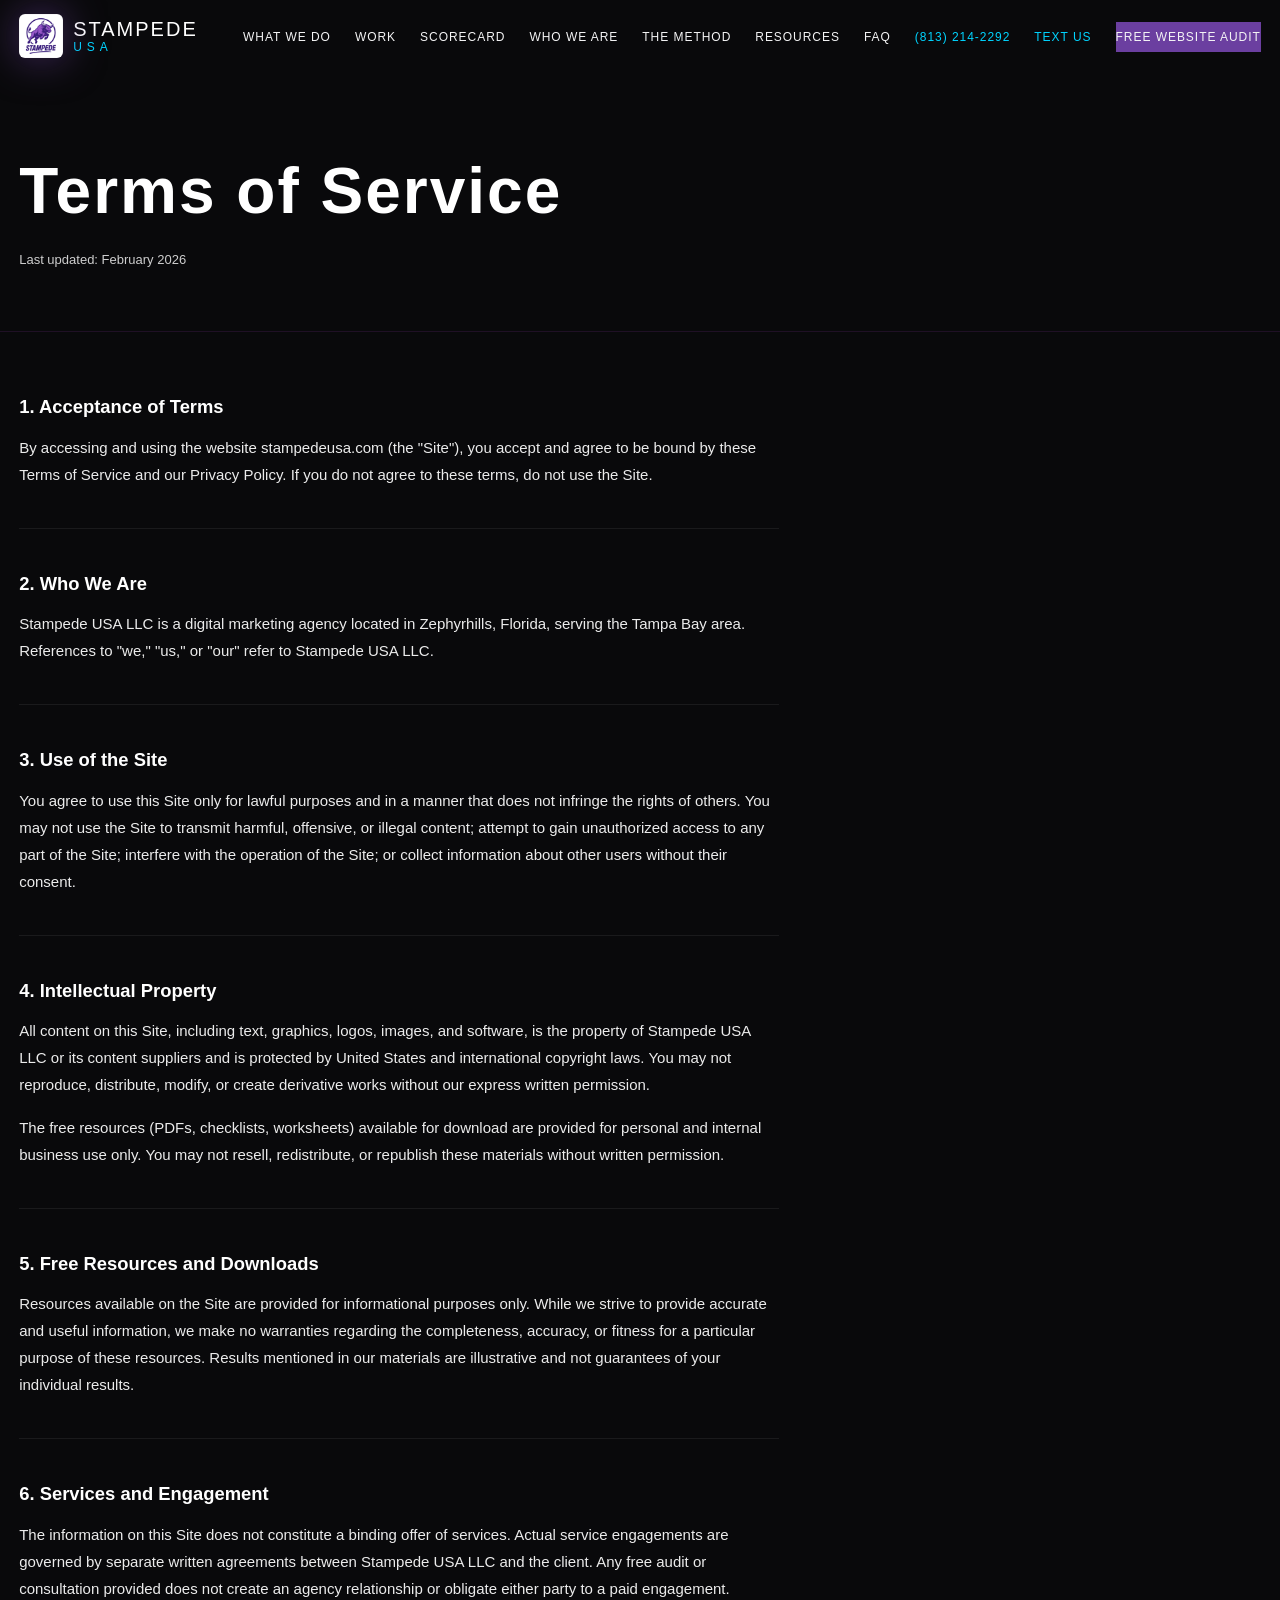
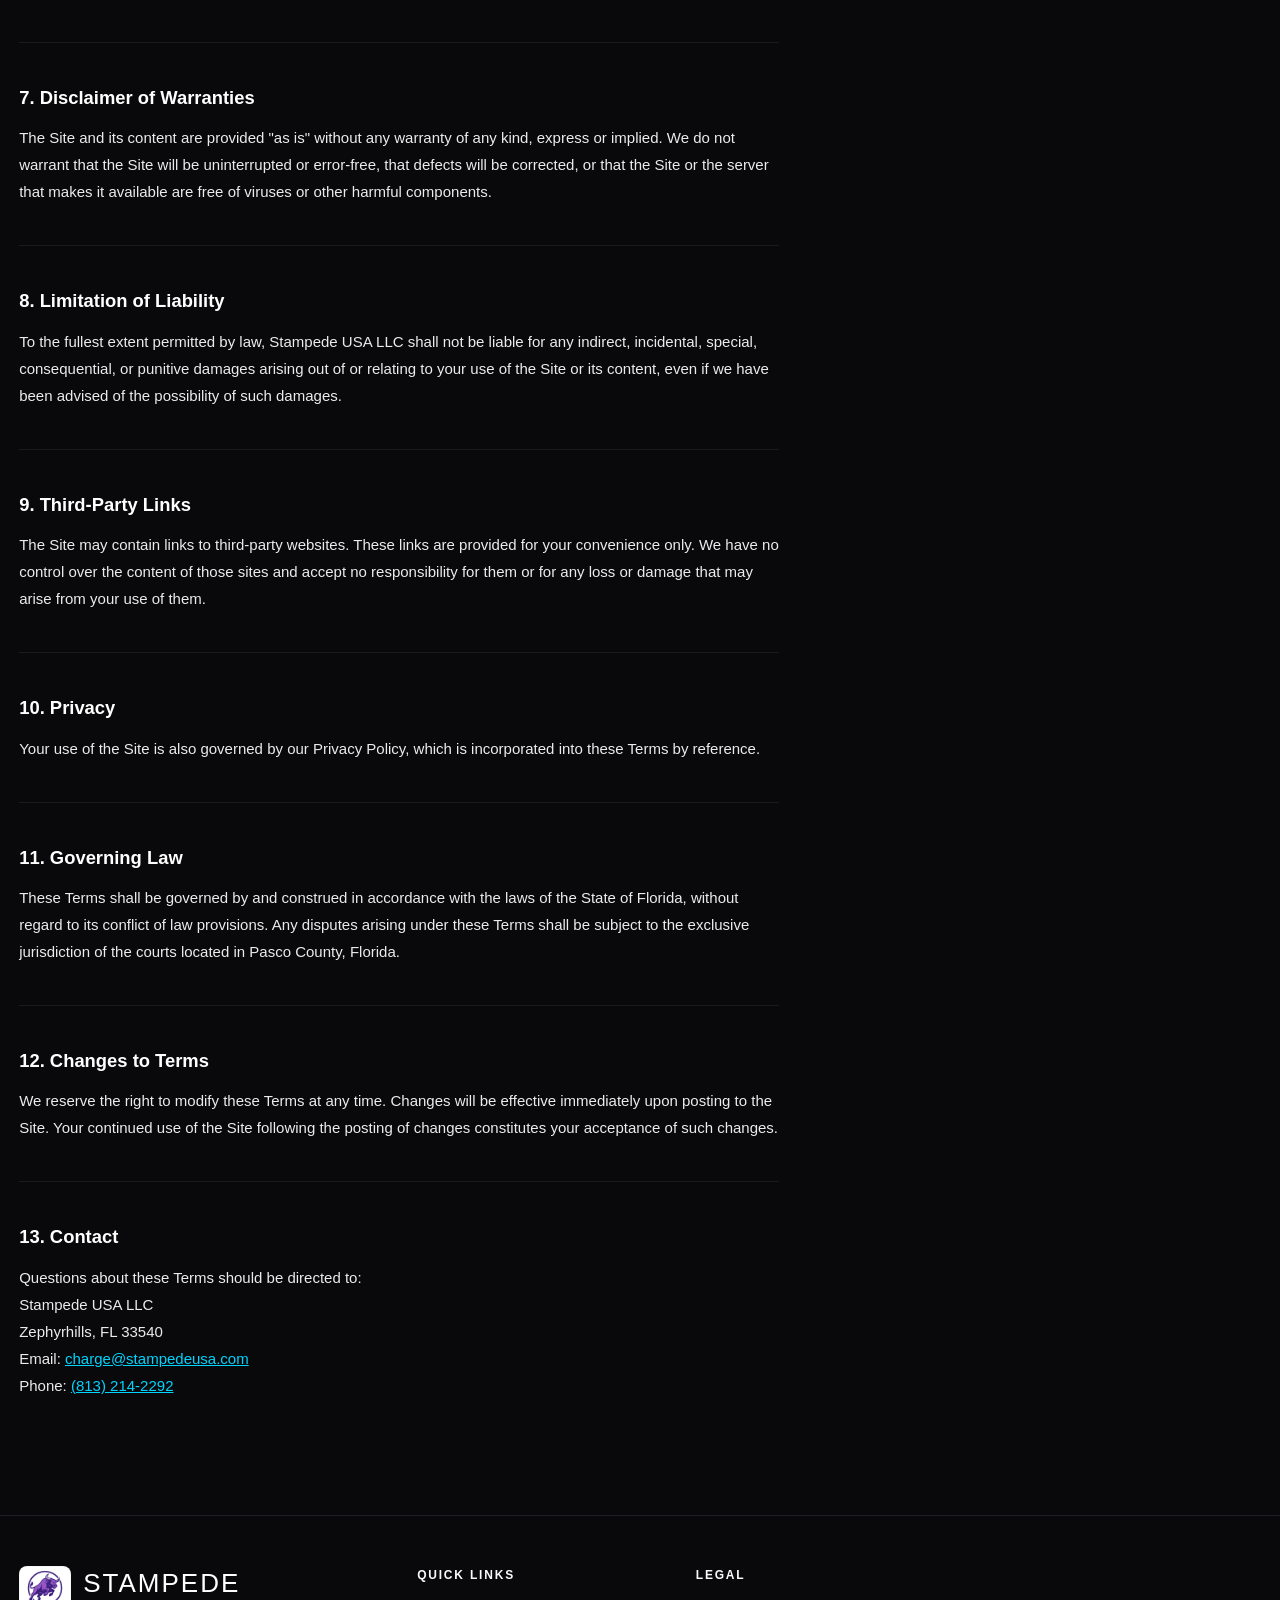
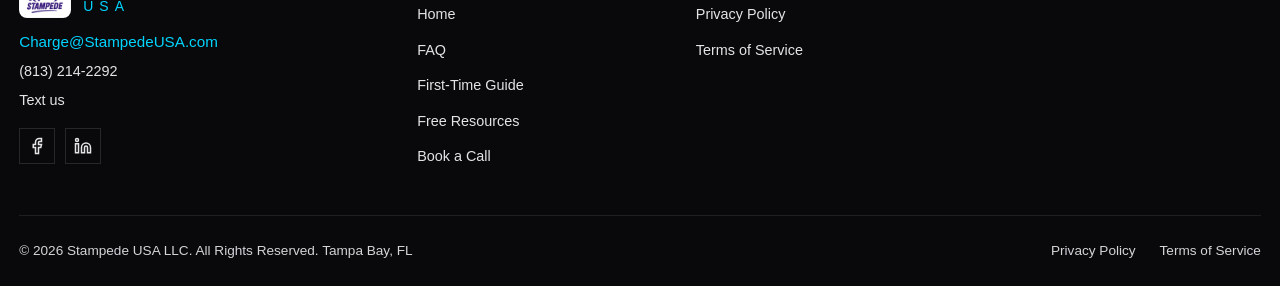
<file: terms-of-service.html>
<!DOCTYPE html>
<html lang="en">
<head>
  <meta charset="UTF-8">
  <meta name="viewport" content="width=device-width, initial-scale=1.0">
  <title>Terms of Service | Stampede USA</title>
  <meta name="description" content="Terms of Service for Stampede USA LLC. Terms governing use of our website and services.">
  <meta name="robots" content="index, follow, max-snippet:-1, max-image-preview:large, max-video-preview:-1">
  <link rel="canonical" href="https://stampedeusa.com/terms-of-service.html">
  <meta property="og:type" content="website">
  <meta property="og:site_name" content="Stampede USA">
  <meta property="og:title" content="Terms of Service | Stampede USA">
  <meta property="og:description" content="Terms governing use of the Stampede USA website and services.">
  <meta property="og:url" content="https://stampedeusa.com/terms-of-service.html">
  <meta property="og:image" content="https://stampedeusa.com/assets/images/og-image.jpg">
  <meta name="twitter:card" content="summary_large_image">
  <meta name="twitter:title" content="Terms of Service | Stampede USA">
  <meta name="twitter:image" content="https://stampedeusa.com/assets/images/og-image.jpg">
  <script type="application/ld+json">
  {
    "@context": "https://schema.org",
    "@graph": [
      {
        "@type": "WebPage",
        "@id": "https://stampedeusa.com/terms-of-service.html#webpage",
        "url": "https://stampedeusa.com/terms-of-service.html",
        "name": "Terms of Service | Stampede USA",
        "description": "Terms governing use of the Stampede USA website and services.",
        "isPartOf": {
          "@id": "https://stampedeusa.com/#website"
        },
        "about": {
          "@id": "https://stampedeusa.com/#business"
        },
        "publisher": {
          "@id": "https://stampedeusa.com/#business"
        },
        "inLanguage": "en-US",
        "breadcrumb": {
          "@type": "BreadcrumbList",
          "itemListElement": [
            {
              "@type": "ListItem",
              "position": 1,
              "name": "Home",
              "item": "https://stampedeusa.com/"
            },
            {
              "@type": "ListItem",
              "position": 2,
              "name": "Terms of Service",
              "item": "https://stampedeusa.com/terms-of-service.html"
            }
          ]
        }
      }
    ]
  }
  </script>
  <link rel="alternate" type="text/plain" href="/llms.txt" title="Plain-text summary for language models">

  <link rel="icon" type="image/png" href="assets/images/favicon.png">
  <link rel="apple-touch-icon" href="assets/images/apple-touch-icon.png">
  <link rel="stylesheet" href="css/style.css">
  <link rel="stylesheet" href="css/pages.css">
  <script async src="https://www.googletagmanager.com/gtag/js?id=G-9PWD1RL4FX"></script>
  <script>window.dataLayer=window.dataLayer||[];function gtag(){dataLayer.push(arguments);}gtag('js',new Date());gtag('config','G-9PWD1RL4FX');</script>
</head>
<body>

<a href="#main-content" class="skip-nav">Skip to main content</a>

<!-- NAV -->
<nav id="stmp-nav" aria-label="Main navigation">
  <div class="stmp-nav-container">
    <a href="index.html" class="stmp-nav-logo" aria-label="Stampede USA Home">
      <img src="assets/images/favicon.png" alt="Stampede USA" width="44" height="44" loading="eager" style="height:44px;width:auto;">
      <span class="stmp-nav-logo-text">STAMPEDE <span>USA</span></span>
    </a>
    <ul class="stmp-nav-links" role="list">
      <li><a href="index.html#stmp-services">What We Do</a></li>
      <li><a href="work.html">Work</a></li>
          <li><a href="scorecard.html">Scorecard</a></li>
      <li><a href="index.html#stmp-about">Who We Are</a></li>
      <li><a href="index.html#stmp-method">The Method</a></li>
      <li><a href="resources.html">Resources</a></li>
      <li><a href="faq.html">FAQ</a></li>
      <li><a href="tel:+18132142292" class="stmp-nav-phone">(813) 214-2292</a></li>
      <li><a href="sms:+18132142292" class="stmp-nav-phone" aria-label="Text Stampede USA">Text us</a></li>
      <li><a href="index.html#stmp-audit" class="stmp-nav-cta" id="navAuditBtn">Free Website Audit</a></li>
    </ul>
    <button class="stmp-nav-toggle" id="stmpNavToggle" aria-label="Open navigation menu" aria-expanded="false" aria-controls="stmp-mobile-menu">
      <span></span><span></span><span></span>
    </button>
  </div>
</nav>
<div id="stmp-mobile-menu" role="dialog" aria-modal="true" aria-label="Navigation menu">
  <button class="stmp-mobile-menu-close" id="stmpMobileClose" aria-label="Close">&times;</button>
  <div class="stmp-mobile-menu-cta"><a href="index.html#stmp-audit" class="mobileAuditBtn">Free Website Audit</a></div>
  <ul class="stmp-mobile-menu-links" role="list">
    <li><a href="index.html#stmp-services">What We Do</a></li>
    <li><a href="work.html">Work</a></li>
          <li><a href="scorecard.html">Scorecard</a></li>
    <li><a href="index.html#stmp-about">Who We Are</a></li>
    <li><a href="index.html#stmp-method">The Method</a></li>
    <li><a href="resources.html">Resources</a></li>
    <li><a href="faq.html">FAQ</a></li>
    <li><a href="tel:+18132142292">(813) 214-2292</a></li>
    <li><a href="sms:+18132142292">Text us</a></li>
    <li><a href="index.html#stmp-strategy">Contact Us</a></li>
  </ul>
</div>

<main id="main-content">
  <section class="legal-hero">
    <div class="stmp-container">
      <h1>Terms of Service</h1>
      <p class="legal-updated">Last updated: February 2026</p>
    </div>
  </section>

  <section class="legal-content">
    <div class="stmp-container">
      <div class="legal-body">

        <h2>1. Acceptance of Terms</h2>
        <p>By accessing and using the website stampedeusa.com (the "Site"), you accept and agree to be bound by these Terms of Service and our Privacy Policy. If you do not agree to these terms, do not use the Site.</p>

        <h2>2. Who We Are</h2>
        <p>Stampede USA LLC is a digital marketing agency located in Zephyrhills, Florida, serving the Tampa Bay area. References to "we," "us," or "our" refer to Stampede USA LLC.</p>

        <h2>3. Use of the Site</h2>
        <p>You agree to use this Site only for lawful purposes and in a manner that does not infringe the rights of others. You may not use the Site to transmit harmful, offensive, or illegal content; attempt to gain unauthorized access to any part of the Site; interfere with the operation of the Site; or collect information about other users without their consent.</p>

        <h2>4. Intellectual Property</h2>
        <p>All content on this Site, including text, graphics, logos, images, and software, is the property of Stampede USA LLC or its content suppliers and is protected by United States and international copyright laws. You may not reproduce, distribute, modify, or create derivative works without our express written permission.</p>
        <p>The free resources (PDFs, checklists, worksheets) available for download are provided for personal and internal business use only. You may not resell, redistribute, or republish these materials without written permission.</p>

        <h2>5. Free Resources and Downloads</h2>
        <p>Resources available on the Site are provided for informational purposes only. While we strive to provide accurate and useful information, we make no warranties regarding the completeness, accuracy, or fitness for a particular purpose of these resources. Results mentioned in our materials are illustrative and not guarantees of your individual results.</p>

        <h2>6. Services and Engagement</h2>
        <p>The information on this Site does not constitute a binding offer of services. Actual service engagements are governed by separate written agreements between Stampede USA LLC and the client. Any free audit or consultation provided does not create an agency relationship or obligate either party to a paid engagement.</p>

        <h2>7. Disclaimer of Warranties</h2>
        <p>The Site and its content are provided "as is" without any warranty of any kind, express or implied. We do not warrant that the Site will be uninterrupted or error-free, that defects will be corrected, or that the Site or the server that makes it available are free of viruses or other harmful components.</p>

        <h2>8. Limitation of Liability</h2>
        <p>To the fullest extent permitted by law, Stampede USA LLC shall not be liable for any indirect, incidental, special, consequential, or punitive damages arising out of or relating to your use of the Site or its content, even if we have been advised of the possibility of such damages.</p>

        <h2>9. Third-Party Links</h2>
        <p>The Site may contain links to third-party websites. These links are provided for your convenience only. We have no control over the content of those sites and accept no responsibility for them or for any loss or damage that may arise from your use of them.</p>

        <h2>10. Privacy</h2>
        <p>Your use of the Site is also governed by our Privacy Policy, which is incorporated into these Terms by reference.</p>

        <h2>11. Governing Law</h2>
        <p>These Terms shall be governed by and construed in accordance with the laws of the State of Florida, without regard to its conflict of law provisions. Any disputes arising under these Terms shall be subject to the exclusive jurisdiction of the courts located in Pasco County, Florida.</p>

        <h2>12. Changes to Terms</h2>
        <p>We reserve the right to modify these Terms at any time. Changes will be effective immediately upon posting to the Site. Your continued use of the Site following the posting of changes constitutes your acceptance of such changes.</p>

        <h2>13. Contact</h2>
        <p>Questions about these Terms should be directed to:<br>
        Stampede USA LLC<br>
        Zephyrhills, FL 33540<br>
        Email: <a href="mailto:charge@stampedeusa.com">charge@stampedeusa.com</a><br>
        Phone: <a href="tel:+18132142292">(813) 214-2292</a></p>

      </div>
    </div>
  </section>
</main>

<!-- FOOTER -->
<footer id="stmp-footer">
  <div class="stmp-container">
    <div class="stmp-footer-top">
      <div class="stmp-footer-brand">
        <div class="stmp-footer-logo-lockup">
          <img src="assets/images/favicon.png" alt="Stampede USA" width="52" height="52" loading="lazy" style="height:52px;width:auto;">
          <span class="stmp-footer-logo-text">STAMPEDE <span>USA</span></span>
        </div>
        <a href="#" class="stmp-footer-email" id="stmp-footer-email-link"><span id="stmp-email-display"></span></a>
        <a href="tel:+18132142292" class="stmp-footer-phone">(813) 214-2292</a>
        <a href="sms:+18132142292" class="stmp-footer-phone" aria-label="Text Stampede USA">Text us</a>
        <div class="stmp-footer-social">
          <a href="https://www.facebook.com/RunWithStampede" target="_blank" rel="noopener noreferrer" aria-label="Facebook">
            <svg width="18" height="18" viewBox="0 0 24 24" fill="none" stroke="currentColor" stroke-width="2"><path d="M18 2h-3a5 5 0 0 0-5 5v3H7v4h3v8h4v-8h3l1-4h-4V7a1 1 0 0 1 1-1h3z"/></svg>
          </a>
          <a href="https://www.linkedin.com/company/stampedeusa/" target="_blank" rel="noopener noreferrer" aria-label="LinkedIn">
            <svg width="18" height="18" viewBox="0 0 24 24" fill="none" stroke="currentColor" stroke-width="2"><path d="M16 8a6 6 0 0 1 6 6v7h-4v-7a2 2 0 0 0-2-2 2 2 0 0 0-2 2v7h-4v-7a6 6 0 0 1 6-6z"/><rect x="2" y="9" width="4" height="12"/><circle cx="4" cy="4" r="2"/></svg>
          </a>
        </div>
      </div>
      <div class="stmp-footer-column">
        <h3 class="stmp-footer-col-heading">Quick Links</h3>
        <ul role="list">
          <li><a href="index.html">Home</a></li>
          <li><a href="faq.html">FAQ</a></li>
          <li><a href="first-time-hiring-a-marketing-agency.html">First-Time Guide</a></li>
          <li><a href="resources.html">Free Resources</a></li>
          <li><a href="index.html#stmp-strategy">Book a Call</a></li>
        </ul>
      </div>
      <div class="stmp-footer-column">
        <h3 class="stmp-footer-col-heading">Legal</h3>
        <ul role="list">
          <li><a href="privacy-policy.html">Privacy Policy</a></li>
          <li><a href="terms-of-service.html" aria-current="page">Terms of Service</a></li>
        </ul>
      </div>
    </div>
    <div class="stmp-footer-bottom">
      <p class="stmp-footer-copyright">&copy; 2026 Stampede USA LLC. All Rights Reserved. Tampa Bay, FL</p>
      <div class="stmp-footer-legal">
        <a href="privacy-policy.html">Privacy Policy</a>
        <a href="terms-of-service.html">Terms of Service</a>
      </div>
    </div>
  </div>
</footer>

<!-- AUDIT MODAL -->
<div id="stmp-audit-modal" role="dialog" aria-modal="true" aria-labelledby="modal-title" aria-hidden="true">
  <div class="stmp-modal-backdrop" id="modalBackdrop"></div>
  <div class="stmp-modal-box">
    <button class="stmp-modal-close" id="modalClose" aria-label="Close">&times;</button>
    <div id="modal-form-view">
      <div class="stmp-modal-header">
        <div class="stmp-modal-eyebrow">Free Website Audit</div>
        <h2 class="stmp-modal-title" id="modal-title">Send us your site.</h2>
        <p class="stmp-modal-sub">We'll tell you what's leaking revenue. No pitch deck, no buzzwords.</p>
      </div>
      <form id="auditForm" class="stmp-modal-form" novalidate>
        <input type="text" name="contact_ref" tabindex="-1" autocomplete="off" aria-hidden="true" class="stmp-alt-field">
        <div class="stmp-form-row">
          <div class="stmp-form-group"><label for="auditFirstName">First Name <span aria-hidden="true">*</span></label><input type="text" id="auditFirstName" name="firstName" required autocomplete="given-name" placeholder="Jane"></div>
          <div class="stmp-form-group"><label for="auditLastName">Last Name</label><input type="text" id="auditLastName" name="lastName" autocomplete="family-name" placeholder="Smith"></div>
        </div>
        <div class="stmp-form-group"><label for="auditEmail">Email <span aria-hidden="true">*</span></label><input type="email" id="auditEmail" name="email" required autocomplete="email" placeholder="jane@yourbusiness.com"></div>
        <div class="stmp-form-group"><label for="auditPhone">Phone</label><input type="tel" id="auditPhone" name="phone" autocomplete="tel" placeholder="(813) 555-0100"></div>
        <div class="stmp-form-group"><label for="auditWebsite">Website URL <span aria-hidden="true">*</span></label><input type="url" id="auditWebsite" name="website" required autocomplete="url" placeholder="https://yourbusiness.com"></div>
        <p class="stmp-form-privacy">We respect your privacy. <a href="privacy-policy.html">Privacy Policy</a></p>
        <button type="submit" class="stmp-form-submit" id="auditSubmitBtn">Request My Free Audit &rarr;</button>
      </form>
    </div>
    <div id="modal-success-view" hidden>
      <div class="stmp-modal-success">
        <div class="stmp-success-icon" aria-hidden="true">✓</div>
        <h3>Audit Request Received!</h3>
        <p>We'll reach out within <strong>2 business days</strong>.</p>
      </div>
    </div>
  </div>
</div>

<!-- MOBILE BOTTOM BAR — Call + Text + Free Audit (visible only <768px) -->
<div id="stmp-mobile-bar" role="navigation" aria-label="Quick contact">
  <a href="tel:+18132142292" class="stmp-mobile-bar-btn" aria-label="Call Stampede USA">
    <svg width="20" height="20" viewBox="0 0 24 24" fill="none" stroke="currentColor" stroke-width="2" aria-hidden="true"><path d="M22 16.92v3a2 2 0 0 1-2.18 2 19.79 19.79 0 0 1-8.63-3.07 19.5 19.5 0 0 1-6-6 19.79 19.79 0 0 1-3.07-8.67A2 2 0 0 1 4.11 2h3a2 2 0 0 1 2 1.72 12.84 12.84 0 0 0 .7 2.81 2 2 0 0 1-.45 2.11L8.09 9.91a16 16 0 0 0 6 6l1.27-1.27a2 2 0 0 1 2.11-.45 12.84 12.84 0 0 0 2.81.7A2 2 0 0 1 22 16.92z"/></svg>
    <span>Call</span>
  </a>
  <a href="sms:+18132142292" class="stmp-mobile-bar-btn" aria-label="Text Stampede USA">
    <svg width="20" height="20" viewBox="0 0 24 24" fill="none" stroke="currentColor" stroke-width="2" aria-hidden="true"><path d="M21 15a2 2 0 0 1-2 2H7l-4 4V5a2 2 0 0 1 2-2h14a2 2 0 0 1 2 2z"/></svg>
    <span>Text</span>
  </a>
  <a href="index.html#stmp-audit" class="stmp-mobile-bar-btn stmp-mobile-bar-btn--cta">
    <span>Free Audit</span>
  </a>
</div>

<script src="js/main.js"></script>
</body>
</html>
</file>
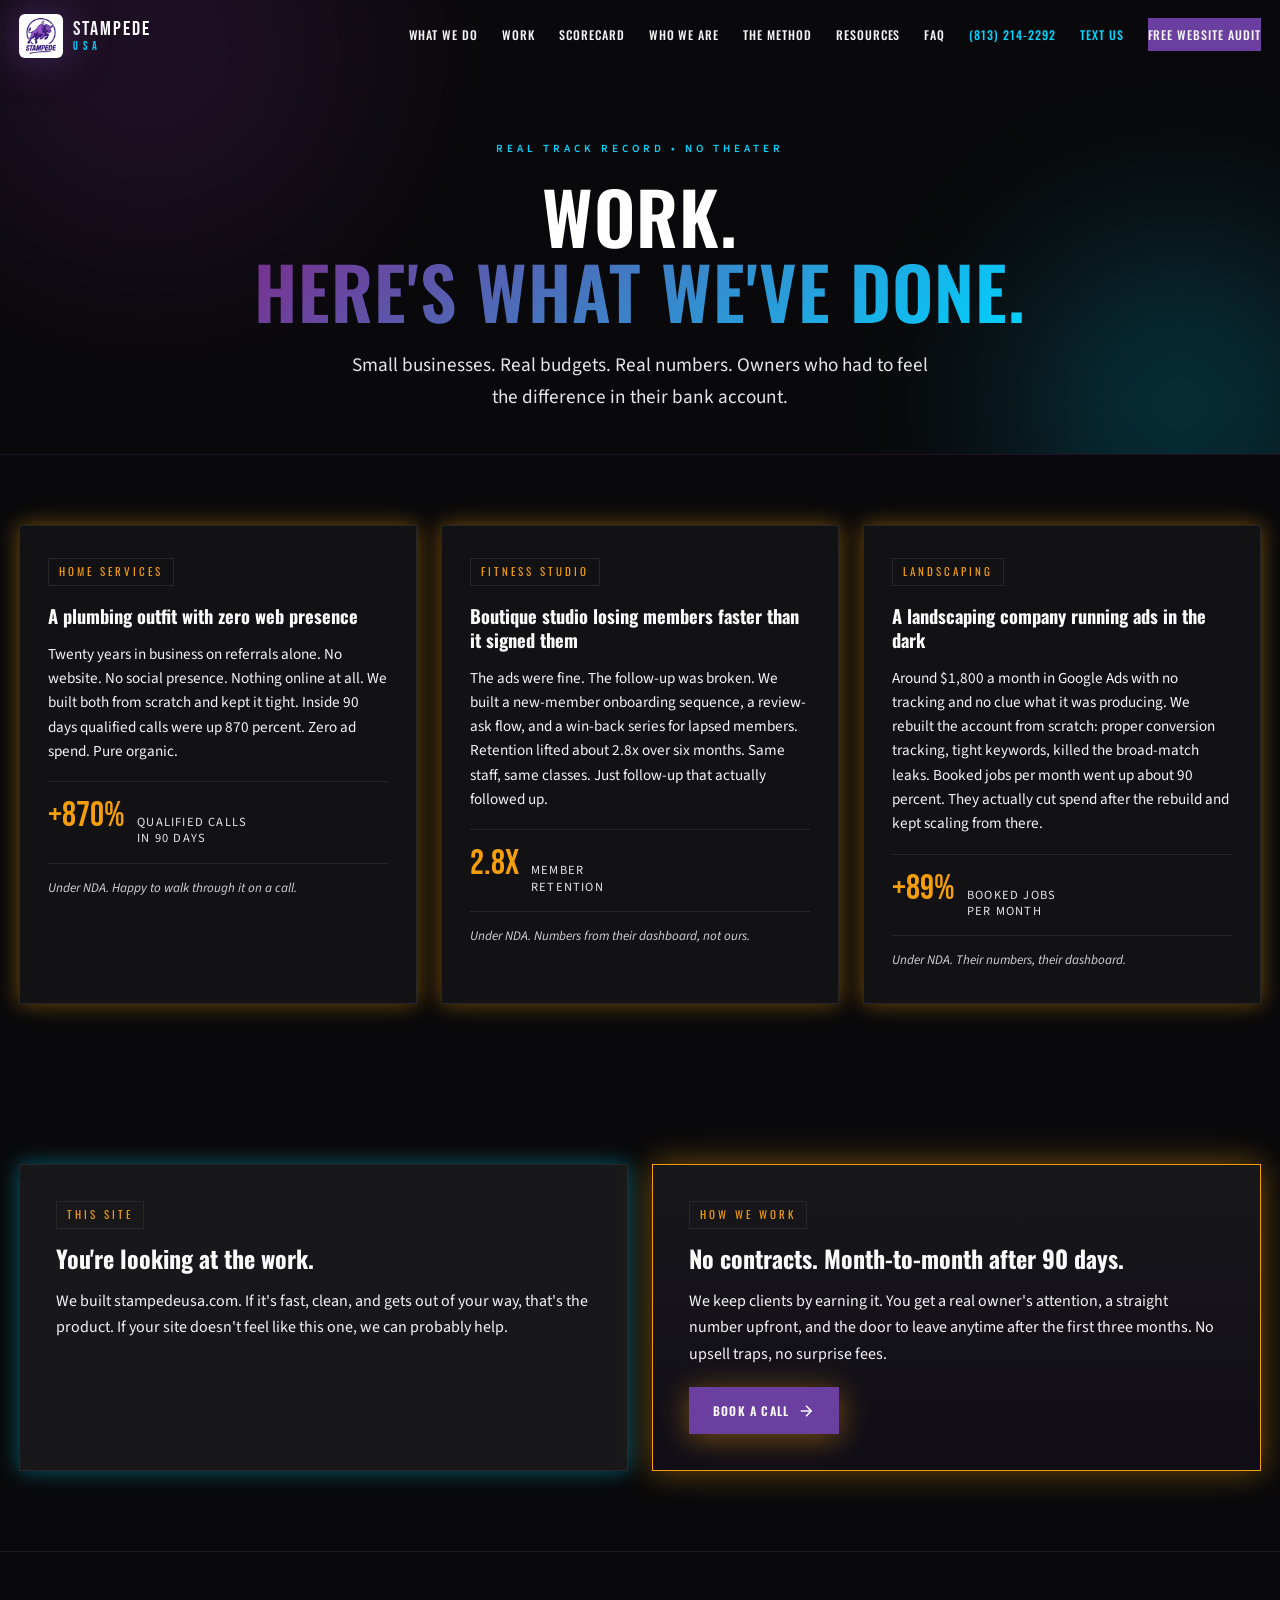
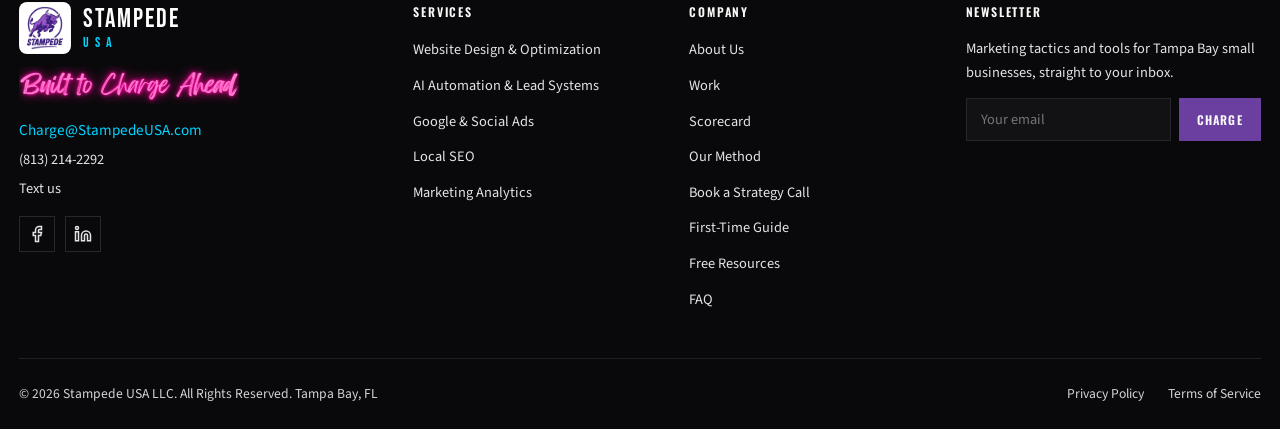
<file: work.html>
<!DOCTYPE html>
<html lang="en">
<head>
  <meta charset="UTF-8">
  <meta name="viewport" content="width=device-width, initial-scale=1.0">
  <title>Work | Stampede USA Digital Marketing Tampa</title>
  <meta name="description" content="What we've done. Honest work for small businesses with real budgets. New to Tampa Bay, real track record.">
  <meta name="robots" content="index, follow, max-snippet:-1, max-image-preview:large, max-video-preview:-1">
  <link rel="canonical" href="https://stampedeusa.com/work.html">

  <meta property="og:type" content="website">
  <meta property="og:site_name" content="Stampede USA">
  <meta property="og:title" content="Work | Stampede USA">
  <meta property="og:description" content="Prior work, live teardowns, and honest numbers from Stampede USA.">
  <meta property="og:url" content="https://stampedeusa.com/work.html">
  <meta property="og:image" content="https://stampedeusa.com/assets/images/og-image.jpg">
  <meta property="og:image:width" content="1024">
  <meta property="og:image:height" content="1024">
  <meta name="twitter:card" content="summary_large_image">
  <meta name="twitter:title" content="Work | Stampede USA">
  <meta name="twitter:description" content="Prior work, live teardowns, and honest numbers.">
  <meta name="twitter:image" content="https://stampedeusa.com/assets/images/og-image.jpg">
  <script type="application/ld+json">
  {
    "@context": "https://schema.org",
    "@graph": [
      {
        "@type": "WebPage",
        "@id": "https://stampedeusa.com/work.html#webpage",
        "url": "https://stampedeusa.com/work.html",
        "name": "Work | Stampede USA",
        "description": "Prior client results from Stampede USA. Client identities are under NDA.",
        "isPartOf": {
          "@id": "https://stampedeusa.com/#website"
        },
        "about": {
          "@id": "https://stampedeusa.com/#business"
        },
        "publisher": {
          "@id": "https://stampedeusa.com/#business"
        },
        "inLanguage": "en-US",
        "breadcrumb": {
          "@type": "BreadcrumbList",
          "itemListElement": [
            {
              "@type": "ListItem",
              "position": 1,
              "name": "Home",
              "item": "https://stampedeusa.com/"
            },
            {
              "@type": "ListItem",
              "position": 2,
              "name": "Work",
              "item": "https://stampedeusa.com/work.html"
            }
          ]
        }
      },
      {
        "@type": "ItemList",
        "@id": "https://stampedeusa.com/work.html#caselist",
        "name": "Client results",
        "itemListOrder": "https://schema.org/ItemListUnordered",
        "numberOfItems": 3,
        "itemListElement": [
          {
            "@type": "ListItem",
            "position": 1,
            "item": {
              "@type": "CreativeWork",
              "name": "Home services: organic lead growth",
              "about": "Plumbing contractor",
              "description": "A plumbing outfit with twenty years of referral business and no online presence. Website and local search built from scratch; qualified calls up 870 percent within 90 days on zero ad spend.",
              "creator": {
                "@id": "https://stampedeusa.com/#business"
              }
            }
          },
          {
            "@type": "ListItem",
            "position": 2,
            "item": {
              "@type": "CreativeWork",
              "name": "Fitness studio: member retention",
              "about": "Boutique fitness studio",
              "description": "Ads were working, follow-up was not. New member onboarding, a review-ask flow and a win-back series lifted retention roughly 2.8x over six months with the same staff and classes.",
              "creator": {
                "@id": "https://stampedeusa.com/#business"
              }
            }
          },
          {
            "@type": "ListItem",
            "position": 3,
            "item": {
              "@type": "CreativeWork",
              "name": "Landscaping: paid ads rebuild",
              "about": "Landscaping company",
              "description": "Roughly 1,800 dollars a month in Google Ads with no conversion tracking. The account was rebuilt with proper tracking and tighter keywords; booked jobs per month rose about 90 percent on reduced spend.",
              "creator": {
                "@id": "https://stampedeusa.com/#business"
              }
            }
          }
        ]
      }
    ]
  }
  </script>
  <link rel="alternate" type="text/plain" href="/llms.txt" title="Plain-text summary for language models">

  <link rel="icon" type="image/png" href="assets/images/favicon.png">
  <link rel="apple-touch-icon" href="assets/images/apple-touch-icon.png">
  <link rel="preconnect" href="https://fonts.googleapis.com">
  <link rel="preconnect" href="https://fonts.gstatic.com" crossorigin>
  <link rel="stylesheet" href="https://fonts.googleapis.com/css2?family=Bebas+Neue&family=Oswald:wght@400;500;600&family=Source+Sans+3:wght@400;600&display=swap" media="print" onload="this.media='all'">
  <noscript><link rel="stylesheet" href="https://fonts.googleapis.com/css2?family=Bebas+Neue&family=Oswald:wght@400;500;600&family=Source+Sans+3:wght@400;600&display=swap"></noscript>
  <link rel="stylesheet" href="css/style.css">
  <link rel="stylesheet" href="css/pages.css">
  <script async src="https://www.googletagmanager.com/gtag/js?id=G-9PWD1RL4FX"></script>
  <script>window.dataLayer=window.dataLayer||[];function gtag(){dataLayer.push(arguments);}gtag('js',new Date());gtag('config','G-9PWD1RL4FX');</script>
</head>
<body>

<a href="#main-content" class="skip-nav">Skip to main content</a>

<!-- NAV -->
<nav id="stmp-nav" aria-label="Main navigation">
  <div class="stmp-nav-container">
    <a href="index.html" class="stmp-nav-logo" aria-label="Stampede USA Home">
      <img src="assets/images/favicon.png" alt="Stampede USA" width="44" height="44" loading="eager" style="height:44px;width:auto;">
      <span class="stmp-nav-logo-text">STAMPEDE <span>USA</span></span>
    </a>
    <ul class="stmp-nav-links" role="list">
      <li><a href="index.html#stmp-services">What We Do</a></li>
      <li><a href="work.html" aria-current="page">Work</a></li>
          <li><a href="scorecard.html">Scorecard</a></li>
      <li><a href="index.html#stmp-about">Who We Are</a></li>
      <li><a href="index.html#stmp-method">The Method</a></li>
      <li><a href="resources.html">Resources</a></li>
      <li><a href="faq.html">FAQ</a></li>
      <li><a href="tel:+18132142292" class="stmp-nav-phone" aria-label="Call Stampede USA">(813) 214-2292</a></li>
      <li><a href="sms:+18132142292" class="stmp-nav-phone" aria-label="Text Stampede USA">Text us</a></li>
      <li><a href="index.html#stmp-audit" class="stmp-nav-cta">Free Website Audit</a></li>
    </ul>
    <button class="stmp-nav-toggle" id="stmpNavToggle" aria-label="Open navigation menu" aria-expanded="false" aria-controls="stmp-mobile-menu">
      <span></span><span></span><span></span>
    </button>
  </div>
</nav>

<!-- MOBILE MENU -->
<div id="stmp-mobile-menu" role="dialog" aria-modal="true" aria-label="Navigation menu">
  <button class="stmp-mobile-menu-close" id="stmpMobileClose" aria-label="Close navigation menu">&times;</button>
  <div class="stmp-mobile-menu-cta"><a href="index.html#stmp-audit">Free Website Audit</a></div>
  <ul class="stmp-mobile-menu-links" role="list">
    <li><a href="index.html#stmp-services">What We Do</a></li>
    <li><a href="work.html">Work</a></li>
          <li><a href="scorecard.html">Scorecard</a></li>
    <li><a href="index.html#stmp-about">Who We Are</a></li>
    <li><a href="index.html#stmp-method">The Method</a></li>
    <li><a href="resources.html">Resources</a></li>
    <li><a href="faq.html">FAQ</a></li>
    <li><a href="tel:+18132142292">(813) 214-2292</a></li>
    <li><a href="sms:+18132142292">Text us</a></li>
    <li><a href="index.html#stmp-strategy">Contact Us</a></li>
  </ul>
</div>

<main id="main-content">

  <!-- PAGE HERO -->
  <section class="page-hero">
    <div class="page-hero-orb page-hero-orb-1" aria-hidden="true"></div>
    <div class="page-hero-orb page-hero-orb-2" aria-hidden="true"></div>
    <div class="stmp-container">
      <div class="page-hero-kicker">Real Track Record &bull; No Theater</div>
      <h1 class="page-hero-title">Work.<br><span class="page-hero-accent">Here's what we've done.</span></h1>
      <p class="page-hero-sub">Small businesses. Real budgets. Real numbers. Owners who had to feel the difference in their bank account.</p>
    </div>
  </section>

  <!-- SECTION 1 — PRIOR WORK -->
  <section class="stmp-section">
    <div class="stmp-container">
      <div class="work-grid">

        <article class="work-card stmp-reveal">
          <div class="work-card-tag">Home Services</div>
          <h3 class="work-card-title">A plumbing outfit with zero web presence</h3>
          <p class="work-card-body">Twenty years in business on referrals alone. No website. No social presence. Nothing online at all. We built both from scratch and kept it tight. Inside 90 days qualified calls were up 870 percent. Zero ad spend. Pure organic.</p>
          <div class="work-card-metric"><span class="value">+870%</span><span class="label">Qualified calls<br>in 90 days</span></div>
          <p class="work-card-note">Under NDA. Happy to walk through it on a call.</p>
        </article>

        <article class="work-card stmp-reveal stmp-reveal-delay-1">
          <div class="work-card-tag">Fitness Studio</div>
          <h3 class="work-card-title">Boutique studio losing members faster than it signed them</h3>
          <p class="work-card-body">The ads were fine. The follow-up was broken. We built a new-member onboarding sequence, a review-ask flow, and a win-back series for lapsed members. Retention lifted about 2.8x over six months. Same staff, same classes. Just follow-up that actually followed up.</p>
          <div class="work-card-metric"><span class="value">2.8x</span><span class="label">Member<br>retention</span></div>
          <p class="work-card-note">Under NDA. Numbers from their dashboard, not ours.</p>
        </article>

        <article class="work-card stmp-reveal stmp-reveal-delay-2">
          <div class="work-card-tag">Landscaping</div>
          <h3 class="work-card-title">A landscaping company running ads in the dark</h3>
          <p class="work-card-body">Around $1,800 a month in Google Ads with no tracking and no clue what it was producing. We rebuilt the account from scratch: proper conversion tracking, tight keywords, killed the broad-match leaks. Booked jobs per month went up about 90 percent. They actually cut spend after the rebuild and kept scaling from there.</p>
          <div class="work-card-metric"><span class="value">+89%</span><span class="label">Booked jobs<br>per month</span></div>
          <p class="work-card-note">Under NDA. Their numbers, their dashboard.</p>
        </article>

      </div>
    </div>
  </section>

  <!-- SECTION 2 — THIS SITE + HOW WE WORK (two cards, one section) -->
  <section class="stmp-section work-closers">
    <div class="stmp-container">
      <div class="work-closers-grid">

        <article class="work-closer-card stmp-reveal">
          <div class="work-closer-tag">This Site</div>
          <h3 class="work-closer-title">You're looking at the work.</h3>
          <p class="work-closer-body">We built stampedeusa.com. If it's fast, clean, and gets out of your way, that's the product. If your site doesn't feel like this one, we can probably help.</p>
        </article>

        <article class="work-closer-card work-closer-card--cta stmp-reveal stmp-reveal-delay-1">
          <div class="work-closer-tag">How We Work</div>
          <h3 class="work-closer-title">No contracts. Month-to-month after 90 days.</h3>
          <p class="work-closer-body">We keep clients by earning it. You get a real owner's attention, a straight number upfront, and the door to leave anytime after the first three months. No upsell traps, no surprise fees.</p>
          <a href="index.html?utm_source=work#stmp-strategy" class="stmp-btn stmp-btn-primary">
            Book a call
            <svg class="stmp-btn-arrow" width="18" height="18" viewBox="0 0 24 24" fill="none" stroke="currentColor" stroke-width="2" aria-hidden="true"><path d="M5 12h14M12 5l7 7-7 7"/></svg>
          </a>
        </article>

      </div>
    </div>
  </section>

</main>

<!-- FOOTER -->
<footer id="stmp-footer">
  <div class="stmp-container">
    <div class="stmp-footer-top">
      <div class="stmp-footer-brand">
        <div class="stmp-footer-logo-lockup">
          <img src="assets/images/favicon.png" alt="Stampede USA" width="52" height="52" loading="lazy" style="height:52px;width:auto;">
          <span class="stmp-footer-logo-text">STAMPEDE <span>USA</span></span>
        </div>
        <img class="stmp-footer-tagline-img" src="assets/images/tagline.webp" alt="Built to Charge Ahead" width="440" height="75" loading="lazy">
        <a href="#" class="stmp-footer-email" id="stmp-footer-email-link"><span id="stmp-email-display"></span></a>
        <a href="tel:+18132142292" class="stmp-footer-phone">(813) 214-2292</a>
        <a href="sms:+18132142292" class="stmp-footer-phone" aria-label="Text Stampede USA">Text us</a>
        <div class="stmp-footer-social" aria-label="Stampede USA social media">
          <a href="https://www.facebook.com/RunWithStampede" target="_blank" rel="noopener noreferrer" aria-label="Stampede USA on Facebook">
            <svg width="18" height="18" viewBox="0 0 24 24" fill="none" stroke="currentColor" stroke-width="2" aria-hidden="true"><path d="M18 2h-3a5 5 0 0 0-5 5v3H7v4h3v8h4v-8h3l1-4h-4V7a1 1 0 0 1 1-1h3z"/></svg>
          </a>
          <a href="https://www.linkedin.com/company/stampedeusa/" target="_blank" rel="noopener noreferrer" aria-label="Stampede USA on LinkedIn">
            <svg width="18" height="18" viewBox="0 0 24 24" fill="none" stroke="currentColor" stroke-width="2" aria-hidden="true"><path d="M16 8a6 6 0 0 1 6 6v7h-4v-7a2 2 0 0 0-2-2 2 2 0 0 0-2 2v7h-4v-7a6 6 0 0 1 6-6z"/><rect x="2" y="9" width="4" height="12"/><circle cx="4" cy="4" r="2"/></svg>
          </a>
        </div>
      </div>
      <div class="stmp-footer-column">
        <h3 class="stmp-footer-col-heading">Services</h3>
        <ul role="list">
          <li><a href="index.html#stmp-services">Website Design &amp; Optimization</a></li>
          <li><a href="index.html#stmp-services">AI Automation &amp; Lead Systems</a></li>
          <li><a href="index.html#stmp-services">Google &amp; Social Ads</a></li>
          <li><a href="index.html#stmp-services">Local SEO</a></li>
          <li><a href="index.html#stmp-services">Marketing Analytics</a></li>
        </ul>
      </div>
      <div class="stmp-footer-column">
        <h3 class="stmp-footer-col-heading">Company</h3>
        <ul role="list">
          <li><a href="index.html#stmp-about">About Us</a></li>
          <li><a href="work.html">Work</a></li>
          <li><a href="scorecard.html">Scorecard</a></li>
          <li><a href="index.html#stmp-method">Our Method</a></li>
          <li><a href="index.html#stmp-strategy">Book a Strategy Call</a></li>
          <li><a href="first-time-hiring-a-marketing-agency.html">First-Time Guide</a></li>
          <li><a href="resources.html">Free Resources</a></li>
          <li><a href="faq.html">FAQ</a></li>
        </ul>
      </div>
      <div class="stmp-footer-column stmp-footer-newsletter">
        <h3 class="stmp-footer-col-heading">Newsletter</h3>
        <p>Marketing tactics and tools for Tampa Bay small businesses, straight to your inbox.</p>
        <form class="stmp-newsletter-form" id="footerNewsletter" novalidate>
          <input type="text" name="contact_ref" tabindex="-1" autocomplete="off" aria-hidden="true" class="stmp-alt-field">
          <label for="newsletterEmail" class="sr-only">Email address</label>
          <input type="email" id="newsletterEmail" name="email" placeholder="Your email" required autocomplete="email">
          <button type="submit">Charge</button>
        </form>
      </div>
    </div>
    <div class="stmp-footer-bottom">
      <p class="stmp-footer-copyright">&copy; 2026 Stampede USA LLC. All Rights Reserved. Tampa Bay, FL</p>
      <div class="stmp-footer-legal">
        <a href="privacy-policy.html">Privacy Policy</a>
        <a href="terms-of-service.html">Terms of Service</a>
      </div>
    </div>
  </div>
</footer>

<!-- MOBILE BOTTOM BAR — Call + Text + Free Audit (visible only <768px) -->
<div id="stmp-mobile-bar" role="navigation" aria-label="Quick contact">
  <a href="tel:+18132142292" class="stmp-mobile-bar-btn" aria-label="Call Stampede USA">
    <svg width="20" height="20" viewBox="0 0 24 24" fill="none" stroke="currentColor" stroke-width="2" aria-hidden="true"><path d="M22 16.92v3a2 2 0 0 1-2.18 2 19.79 19.79 0 0 1-8.63-3.07 19.5 19.5 0 0 1-6-6 19.79 19.79 0 0 1-3.07-8.67A2 2 0 0 1 4.11 2h3a2 2 0 0 1 2 1.72 12.84 12.84 0 0 0 .7 2.81 2 2 0 0 1-.45 2.11L8.09 9.91a16 16 0 0 0 6 6l1.27-1.27a2 2 0 0 1 2.11-.45 12.84 12.84 0 0 0 2.81.7A2 2 0 0 1 22 16.92z"/></svg>
    <span>Call</span>
  </a>
  <a href="sms:+18132142292" class="stmp-mobile-bar-btn" aria-label="Text Stampede USA">
    <svg width="20" height="20" viewBox="0 0 24 24" fill="none" stroke="currentColor" stroke-width="2" aria-hidden="true"><path d="M21 15a2 2 0 0 1-2 2H7l-4 4V5a2 2 0 0 1 2-2h14a2 2 0 0 1 2 2z"/></svg>
    <span>Text</span>
  </a>
  <a href="index.html#stmp-audit" class="stmp-mobile-bar-btn stmp-mobile-bar-btn--cta">
    <span>Free Audit</span>
  </a>
</div>

<script src="js/main.js"></script>
</body>
</html>
</file>
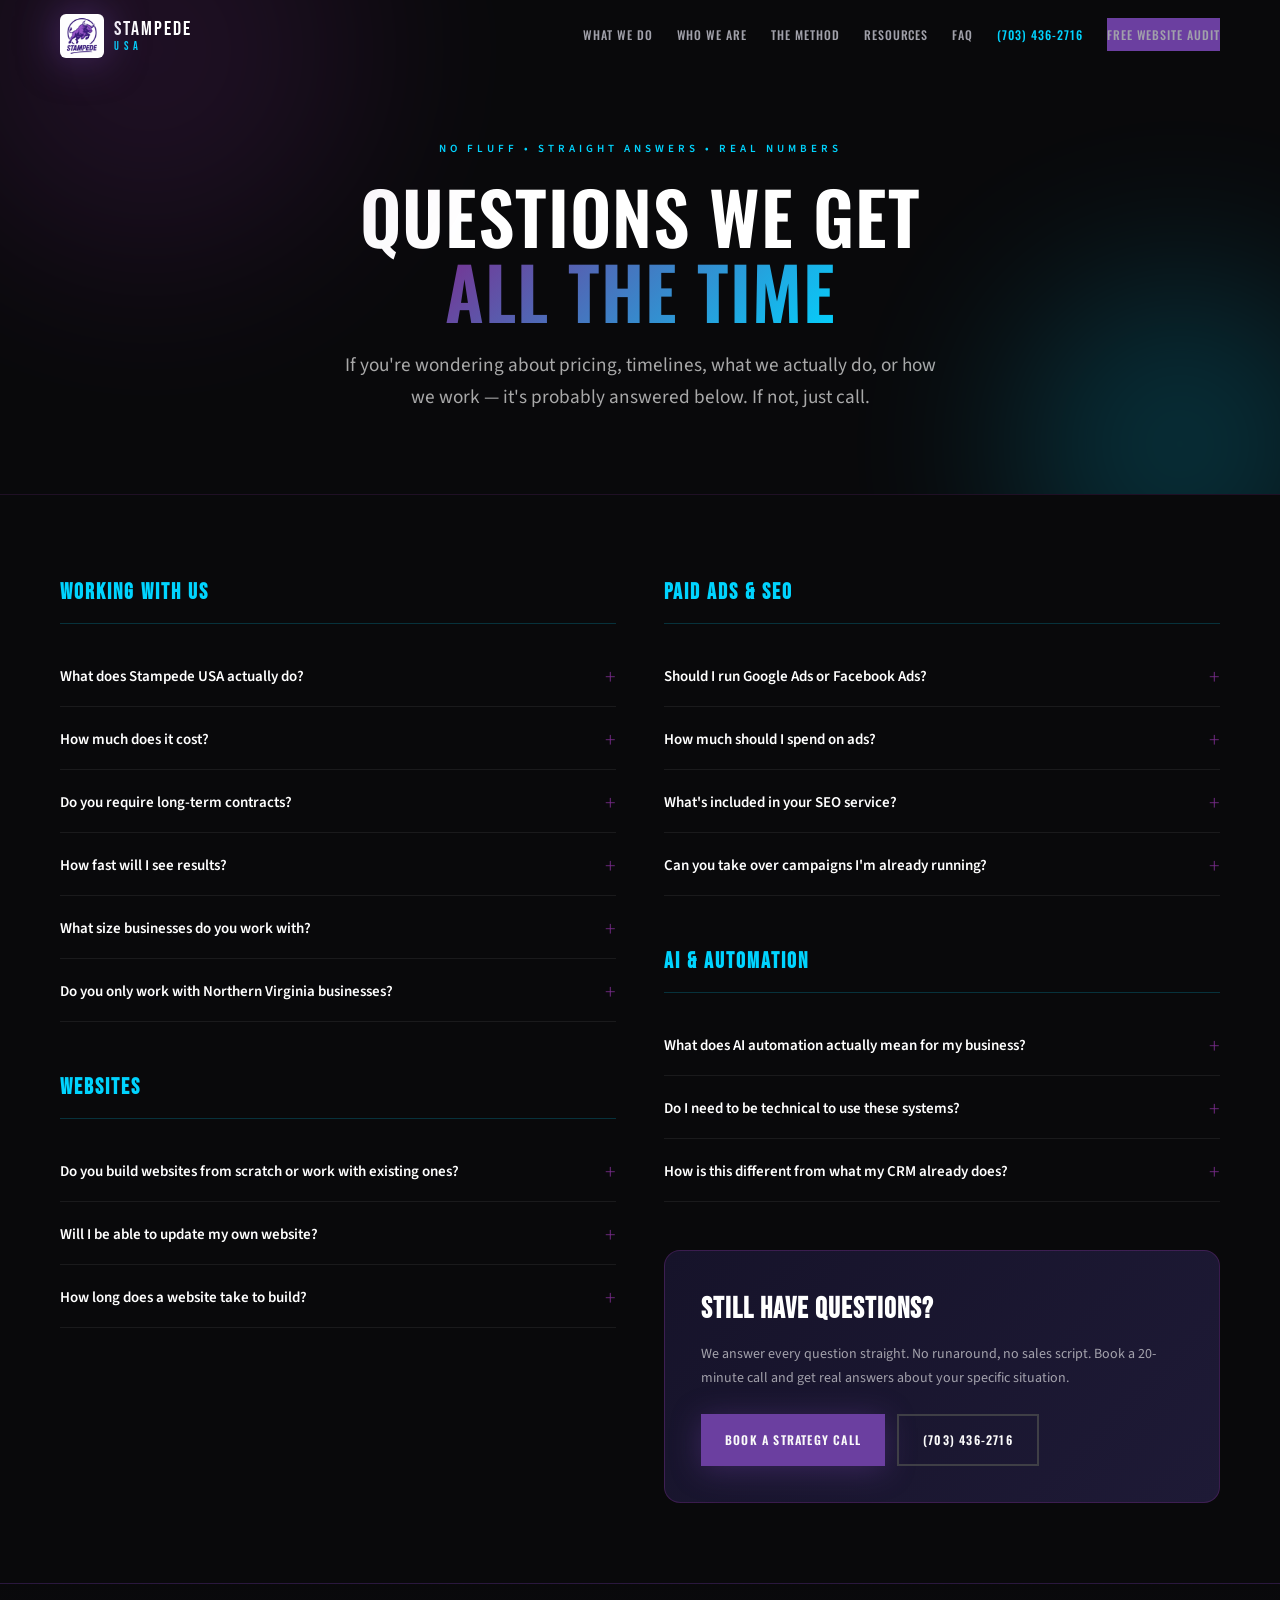
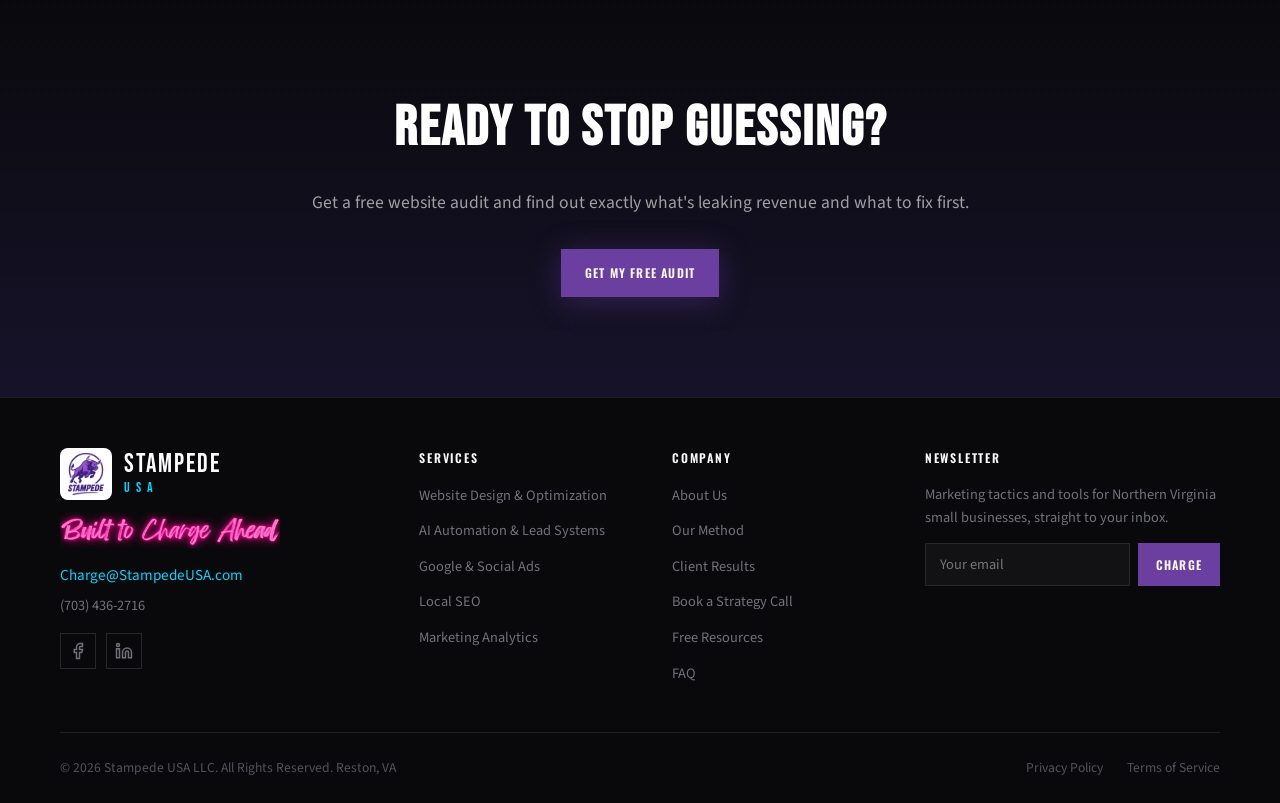
<file: stampede-usa-website/faq.html>
<!DOCTYPE html>
<html lang="en">
<head>
  <meta charset="UTF-8">
  <meta name="viewport" content="width=device-width, initial-scale=1.0">
  <title>FAQ | Stampede USA Digital Marketing Northern Virginia</title>
  <meta name="description" content="Answers to the most common questions about working with Stampede USA — pricing, timelines, what we do, and how we work with Northern Virginia small businesses.">
  <meta name="robots" content="index, follow">
  <link rel="canonical" href="https://www.stampedeusa.com/faq.html">
  <meta property="og:type" content="website">
  <meta property="og:site_name" content="Stampede USA">
  <meta property="og:title" content="FAQ | Stampede USA Digital Marketing">
  <meta property="og:description" content="Answers to common questions about working with Stampede USA — pricing, timelines, and how we work.">
  <meta property="og:url" content="https://www.stampedeusa.com/faq.html">
  <meta property="og:image" content="https://www.stampedeusa.com/assets/images/og-image.png">
  <meta name="twitter:card" content="summary_large_image">
  <script type="application/ld+json">
  {
    "@context": "https://schema.org",
    "@type": "FAQPage",
    "mainEntity": [
      {"@type":"Question","name":"What does Stampede USA actually do?","acceptedAnswer":{"@type":"Answer","text":"We build websites, run paid ads, handle local SEO, and set up AI-powered lead systems for small businesses in Northern Virginia. Everything ties back to one thing: generating qualified leads that turn into revenue."}},
      {"@type":"Question","name":"How much does it cost?","acceptedAnswer":{"@type":"Answer","text":"Depends on scope. Website projects typically start around $2,500. Monthly retainers for ongoing marketing start at $800. We don't believe in one-size pricing — we scope what you actually need and give you a straight number."}},
      {"@type":"Question","name":"Do you require long-term contracts?","acceptedAnswer":{"@type":"Answer","text":"No. Monthly retainers are month-to-month after the first 90 days. We keep clients by delivering results, not by locking them in."}},
      {"@type":"Question","name":"How fast will I see results?","acceptedAnswer":{"@type":"Answer","text":"Paid ads can generate leads within the first week. SEO typically takes 60-90 days to gain traction. Website improvements often show conversion lifts within the first 30 days. We tell you what to expect upfront, not what you want to hear."}},
      {"@type":"Question","name":"Do you only work with Northern Virginia businesses?","acceptedAnswer":{"@type":"Answer","text":"That's our home base and where we're most effective for local SEO and in-person strategy. We work with businesses across the DMV and take select clients outside the region for digital-only engagements."}}
    ]
  }
  </script>
  <link rel="icon" type="image/png" href="assets/images/favicon.png">
  <link rel="apple-touch-icon" href="assets/images/apple-touch-icon.png">
  <link rel="preconnect" href="https://fonts.googleapis.com">
  <link rel="preconnect" href="https://fonts.gstatic.com" crossorigin>
  <link rel="stylesheet" href="https://fonts.googleapis.com/css2?family=Bebas+Neue&family=Oswald:wght@400;500;600&family=Source+Sans+3:wght@400;600&display=swap" media="print" onload="this.media='all'">
  <noscript><link rel="stylesheet" href="https://fonts.googleapis.com/css2?family=Bebas+Neue&family=Oswald:wght@400;500;600&family=Source+Sans+3:wght@400;600&display=swap"></noscript>
  <link rel="stylesheet" href="css/style.css">
  <link rel="stylesheet" href="css/pages.css">
  <script async src="https://www.googletagmanager.com/gtag/js?id=G-9PWD1RL4FX"></script>
  <script>window.dataLayer=window.dataLayer||[];function gtag(){dataLayer.push(arguments);}gtag('js',new Date());gtag('config','G-9PWD1RL4FX');</script>
</head>
<body>

<a href="#main-content" class="skip-nav">Skip to main content</a>

<!-- NAV -->
<nav id="stmp-nav" aria-label="Main navigation">
  <div class="stmp-nav-container">
    <a href="index.html" class="stmp-nav-logo" aria-label="Stampede USA — Home">
      <img src="assets/images/favicon.png" alt="Stampede USA" width="44" height="44" loading="eager" style="height:44px;width:auto;">
      <span class="stmp-nav-logo-text">STAMPEDE <span>USA</span></span>
    </a>
    <ul class="stmp-nav-links" role="list">
      <li><a href="index.html#stmp-services">What We Do</a></li>
      <li><a href="index.html#stmp-about">Who We Are</a></li>
      <li><a href="index.html#stmp-method">The Method</a></li>
      <li><a href="resources.html">Resources</a></li>
      <li><a href="faq.html" aria-current="page">FAQ</a></li>
      <li><a href="tel:+17034362716" class="stmp-nav-phone" aria-label="Call Stampede USA">(703) 436-2716</a></li>
      <li><a href="#" class="stmp-nav-cta" id="navAuditBtn">Free Website Audit</a></li>
    </ul>
    <button class="stmp-nav-toggle" id="stmpNavToggle" aria-label="Open navigation menu" aria-expanded="false" aria-controls="stmp-mobile-menu">
      <span></span><span></span><span></span>
    </button>
  </div>
</nav>

<!-- MOBILE MENU -->
<div id="stmp-mobile-menu" role="dialog" aria-modal="true" aria-label="Navigation menu">
  <button class="stmp-mobile-menu-close" id="stmpMobileClose" aria-label="Close navigation menu">&times;</button>
  <ul class="stmp-mobile-menu-links" role="list">
    <li><a href="index.html#stmp-services">What We Do</a></li>
    <li><a href="index.html#stmp-about">Who We Are</a></li>
    <li><a href="index.html#stmp-method">The Method</a></li>
    <li><a href="resources.html">Resources</a></li>
    <li><a href="faq.html">FAQ</a></li>
    <li><a href="tel:+17034362716">(703) 436-2716</a></li>
    <li><a href="index.html#stmp-strategy">Contact Us</a></li>
  </ul>
  <div class="stmp-mobile-menu-cta"><a href="#" class="mobileAuditBtn">Free Website Audit</a></div>
</div>

<main id="main-content">

  <!-- PAGE HERO -->
  <section class="page-hero">
    <div class="page-hero-orb page-hero-orb-1" aria-hidden="true"></div>
    <div class="page-hero-orb page-hero-orb-2" aria-hidden="true"></div>
    <div class="stmp-container">
      <div class="page-hero-kicker">No Fluff &bull; Straight Answers &bull; Real Numbers</div>
      <h1 class="page-hero-title">Questions We Get<br><span class="page-hero-accent">All the Time</span></h1>
      <p class="page-hero-sub">If you're wondering about pricing, timelines, what we actually do, or how we work — it's probably answered below. If not, just call.</p>
    </div>
  </section>

  <!-- FAQ CONTENT -->
  <section class="faq-section">
    <div class="stmp-container">
      <div class="faq-layout">

        <!-- LEFT COLUMN -->
        <div class="faq-column">
          <h2 class="faq-category-heading">Working With Us</h2>

          <div class="faq-item">
            <button class="faq-question" aria-expanded="false">
              What does Stampede USA actually do?
              <span class="faq-icon" aria-hidden="true">+</span>
            </button>
            <div class="faq-answer" hidden>
              <p>We build websites, run paid ads, handle local SEO, and set up AI-powered lead systems for small businesses in Northern Virginia. Everything ties back to one thing: generating qualified leads that turn into revenue. We don't do fluff campaigns — every engagement is scoped around what will move the number that matters to you.</p>
            </div>
          </div>

          <div class="faq-item">
            <button class="faq-question" aria-expanded="false">
              How much does it cost?
              <span class="faq-icon" aria-hidden="true">+</span>
            </button>
            <div class="faq-answer" hidden>
              <p>Depends on scope. Website projects typically start around $2,500. Monthly retainers for ongoing marketing start at $800. We don't believe in one-size pricing — we scope what you actually need and give you a straight number. No mystery packages, no upsell surprises.</p>
            </div>
          </div>

          <div class="faq-item">
            <button class="faq-question" aria-expanded="false">
              Do you require long-term contracts?
              <span class="faq-icon" aria-hidden="true">+</span>
            </button>
            <div class="faq-answer" hidden>
              <p>No. Monthly retainers are month-to-month after the first 90 days. The first 90 days exist because real results take time to build — not because we need to lock you in. We keep clients by delivering results. If we're not performing, you should be able to leave.</p>
            </div>
          </div>

          <div class="faq-item">
            <button class="faq-question" aria-expanded="false">
              How fast will I see results?
              <span class="faq-icon" aria-hidden="true">+</span>
            </button>
            <div class="faq-answer" hidden>
              <p>Paid ads can generate leads within the first week if the foundation is solid. SEO typically takes 60–90 days to gain traction. Website improvements often show conversion lifts within the first 30 days. We tell you what to expect upfront based on your specific situation — not what you want to hear.</p>
            </div>
          </div>

          <div class="faq-item">
            <button class="faq-question" aria-expanded="false">
              What size businesses do you work with?
              <span class="faq-icon" aria-hidden="true">+</span>
            </button>
            <div class="faq-answer" hidden>
              <p>Typically owner-operated or small team businesses — trades, professional services, retail, health and wellness, restaurants, and local service providers. Our sweet spot is businesses doing $200K–$5M in revenue who are ready to scale but don't have a marketing department.</p>
            </div>
          </div>

          <div class="faq-item">
            <button class="faq-question" aria-expanded="false">
              Do you only work with Northern Virginia businesses?
              <span class="faq-icon" aria-hidden="true">+</span>
            </button>
            <div class="faq-answer" hidden>
              <p>That's our home base and where we're most effective for local SEO and in-person strategy. We work with businesses across the DMV — Fairfax, Arlington, Alexandria, Manassas, Reston, Vienna, and surrounding areas. We take select clients outside the region for digital-only engagements.</p>
            </div>
          </div>

          <h2 class="faq-category-heading" style="margin-top:48px;">Websites</h2>

          <div class="faq-item">
            <button class="faq-question" aria-expanded="false">
              Do you build websites from scratch or work with existing ones?
              <span class="faq-icon" aria-hidden="true">+</span>
            </button>
            <div class="faq-answer" hidden>
              <p>Both. We build new sites on platforms that give you control and performance — no bloated builders. We also audit and rebuild existing sites when the issues run too deep to patch. We always start with an honest assessment of whether your current site is worth fixing or needs to be replaced.</p>
            </div>
          </div>

          <div class="faq-item">
            <button class="faq-question" aria-expanded="false">
              Will I be able to update my own website?
              <span class="faq-icon" aria-hidden="true">+</span>
            </button>
            <div class="faq-answer" hidden>
              <p>Yes. We build for ownership. You get full access, plain-English documentation, and a walkthrough of how to make common updates. We don't build sites that hold you hostage for every change.</p>
            </div>
          </div>

          <div class="faq-item">
            <button class="faq-question" aria-expanded="false">
              How long does a website take to build?
              <span class="faq-icon" aria-hidden="true">+</span>
            </button>
            <div class="faq-answer" hidden>
              <p>A focused single-service site: 2–3 weeks. A full multi-page business site: 4–6 weeks. Timeline depends on how fast you can provide content and feedback. The bottleneck is almost always client-side — we move fast when you do.</p>
            </div>
          </div>
        </div>

        <!-- RIGHT COLUMN -->
        <div class="faq-column">
          <h2 class="faq-category-heading">Paid Ads & SEO</h2>

          <div class="faq-item">
            <button class="faq-question" aria-expanded="false">
              Should I run Google Ads or Facebook Ads?
              <span class="faq-icon" aria-hidden="true">+</span>
            </button>
            <div class="faq-answer" hidden>
              <p>Depends on your business. Google Ads captures demand that already exists — people searching for what you do right now. Facebook/Meta creates demand by putting you in front of people who don't know they need you yet. Most local service businesses start with Google. We'll tell you which makes sense for your specific situation in the audit.</p>
            </div>
          </div>

          <div class="faq-item">
            <button class="faq-question" aria-expanded="false">
              How much should I spend on ads?
              <span class="faq-icon" aria-hidden="true">+</span>
            </button>
            <div class="faq-answer" hidden>
              <p>Enough to get statistically meaningful data — usually $1,000–$2,500/month minimum to learn and optimize. Below that, you're not getting enough data to make good decisions. We'll help you figure out the right budget based on your margins and what a customer is worth to you.</p>
            </div>
          </div>

          <div class="faq-item">
            <button class="faq-question" aria-expanded="false">
              What's included in your SEO service?
              <span class="faq-icon" aria-hidden="true">+</span>
            </button>
            <div class="faq-answer" hidden>
              <p>Local SEO for Northern Virginia businesses: Google Business Profile optimization, on-page SEO fixes, schema markup, citation building, review strategy, and monthly reporting. We focus on rankings that produce calls and form fills — not just traffic numbers that don't convert.</p>
            </div>
          </div>

          <div class="faq-item">
            <button class="faq-question" aria-expanded="false">
              Can you take over campaigns I'm already running?
              <span class="faq-icon" aria-hidden="true">+</span>
            </button>
            <div class="faq-answer" hidden>
              <p>Yes. We audit what's there first — no assumptions. We tell you exactly what's working, what's wasting money, and what we'd change. If it's a disaster, we'll say so. If it just needs tuning, we do that without blowing everything up.</p>
            </div>
          </div>

          <h2 class="faq-category-heading" style="margin-top:48px;">AI & Automation</h2>

          <div class="faq-item">
            <button class="faq-question" aria-expanded="false">
              What does AI automation actually mean for my business?
              <span class="faq-icon" aria-hidden="true">+</span>
            </button>
            <div class="faq-answer" hidden>
              <p>Practically: automated lead follow-up that responds in minutes instead of days, AI chat that qualifies leads 24/7, automated appointment booking, review request sequences, and CRM workflows that make sure no lead falls through the cracks. We don't sell AI hype — we build systems that save you time and recover lost revenue.</p>
            </div>
          </div>

          <div class="faq-item">
            <button class="faq-question" aria-expanded="false">
              Do I need to be technical to use these systems?
              <span class="faq-icon" aria-hidden="true">+</span>
            </button>
            <div class="faq-answer" hidden>
              <p>No. We build it, connect it to your existing tools, test it, and train you on the dashboard. Most clients spend less than 30 minutes a week managing their automation once it's set up. If something breaks, we fix it.</p>
            </div>
          </div>

          <div class="faq-item">
            <button class="faq-question" aria-expanded="false">
              How is this different from what my CRM already does?
              <span class="faq-icon" aria-hidden="true">+</span>
            </button>
            <div class="faq-answer" hidden>
              <p>Most CRMs are data storage with some basic email sequences. What we build is active follow-up — AI-written, personalized messages sent at the right moment, across SMS, email, and chat. The difference is a system that actually recovers leads vs. a system that just logs them.</p>
            </div>
          </div>

          <!-- STILL HAVE QUESTIONS CTA -->
          <div class="faq-cta-card">
            <h3>Still Have Questions?</h3>
            <p>We answer every question straight. No runaround, no sales script. Book a 20-minute call and get real answers about your specific situation.</p>
            <div class="faq-cta-btns">
              <a href="index.html#stmp-strategy" class="stmp-btn stmp-btn-primary">Book a Strategy Call</a>
              <a href="tel:+17034362716" class="stmp-btn stmp-btn-secondary">(703) 436-2716</a>
            </div>
          </div>

        </div><!-- /right column -->
      </div><!-- /faq-layout -->
    </div>
  </section>

  <!-- BOTTOM CTA -->
  <section class="page-bottom-cta">
    <div class="stmp-container">
      <h2>Ready to Stop Guessing?</h2>
      <p>Get a free website audit and find out exactly what's leaking revenue and what to fix first.</p>
      <a href="#" class="stmp-btn stmp-btn-primary audit-trigger">Get My Free Audit</a>
    </div>
  </section>

</main>

<!-- FOOTER -->
<footer id="stmp-footer" itemscope itemtype="https://schema.org/LocalBusiness">
  <div class="stmp-container">
    <div class="stmp-footer-top">
      <div class="stmp-footer-brand">
        <div class="stmp-footer-logo-lockup">
          <img src="assets/images/favicon.png" alt="Stampede USA" width="52" height="52" loading="lazy" style="height:52px;width:auto;">
          <span class="stmp-footer-logo-text">STAMPEDE <span>USA</span></span>
        </div>
        <img class="stmp-footer-tagline-img" src="assets/images/tagline.png" alt="Built to Charge Ahead" width="240" height="60" loading="lazy">
        <a href="#" class="stmp-footer-email" id="stmp-footer-email-link" itemprop="email"><span id="stmp-email-display"></span></a>
        <a href="tel:+17034362716" class="stmp-footer-phone" itemprop="telephone">(703) 436-2716</a>
        <meta itemprop="name" content="Stampede USA">
        <div class="stmp-footer-social" aria-label="Stampede USA social media">
          <a href="https://www.facebook.com/RunWithStampede" target="_blank" rel="noopener noreferrer" aria-label="Stampede USA on Facebook">
            <svg width="18" height="18" viewBox="0 0 24 24" fill="none" stroke="currentColor" stroke-width="2" aria-hidden="true"><path d="M18 2h-3a5 5 0 0 0-5 5v3H7v4h3v8h4v-8h3l1-4h-4V7a1 1 0 0 1 1-1h3z"/></svg>
          </a>
          <a href="https://www.linkedin.com/company/stampedeusa/" target="_blank" rel="noopener noreferrer" aria-label="Stampede USA on LinkedIn">
            <svg width="18" height="18" viewBox="0 0 24 24" fill="none" stroke="currentColor" stroke-width="2" aria-hidden="true"><path d="M16 8a6 6 0 0 1 6 6v7h-4v-7a2 2 0 0 0-2-2 2 2 0 0 0-2 2v7h-4v-7a6 6 0 0 1 6-6z"/><rect x="2" y="9" width="4" height="12"/><circle cx="4" cy="4" r="2"/></svg>
          </a>
        </div>
      </div>
      <div class="stmp-footer-column">
        <h3 class="stmp-footer-col-heading">Services</h3>
        <ul role="list">
          <li><a href="index.html#stmp-services">Website Design &amp; Optimization</a></li>
          <li><a href="index.html#stmp-services">AI Automation &amp; Lead Systems</a></li>
          <li><a href="index.html#stmp-services">Google &amp; Social Ads</a></li>
          <li><a href="index.html#stmp-services">Local SEO</a></li>
          <li><a href="index.html#stmp-services">Marketing Analytics</a></li>
        </ul>
      </div>
      <div class="stmp-footer-column">
        <h3 class="stmp-footer-col-heading">Company</h3>
        <ul role="list">
          <li><a href="index.html#stmp-about">About Us</a></li>
          <li><a href="index.html#stmp-method">Our Method</a></li>
          <li><a href="index.html#stmp-results">Client Results</a></li>
          <li><a href="index.html#stmp-strategy">Book a Strategy Call</a></li>
          <li><a href="resources.html">Free Resources</a></li>
          <li><a href="faq.html">FAQ</a></li>
        </ul>
      </div>
      <div class="stmp-footer-column stmp-footer-newsletter">
        <h3 class="stmp-footer-col-heading">Newsletter</h3>
        <p>Marketing tactics and tools for Northern Virginia small businesses, straight to your inbox.</p>
        <form class="stmp-newsletter-form" id="footerNewsletter" novalidate>
          <label for="newsletterEmail" class="sr-only">Email address</label>
          <input type="email" id="newsletterEmail" name="email" placeholder="Your email" required autocomplete="email">
          <button type="submit">Charge</button>
        </form>
      </div>
    </div>
    <div class="stmp-footer-bottom">
      <p class="stmp-footer-copyright">&copy; 2026 Stampede USA LLC. All Rights Reserved. Reston, VA</p>
      <div class="stmp-footer-legal">
        <a href="privacy-policy.html">Privacy Policy</a>
        <a href="terms-of-service.html">Terms of Service</a>
      </div>
    </div>
  </div>
</footer>

<!-- AUDIT MODAL -->
<div id="stmp-audit-modal" role="dialog" aria-modal="true" aria-labelledby="modal-title" aria-hidden="true">
  <div class="stmp-modal-backdrop" id="modalBackdrop"></div>
  <div class="stmp-modal-box">
    <button class="stmp-modal-close" id="modalClose" aria-label="Close audit request form">&times;</button>
    <div id="modal-form-view">
      <div class="stmp-modal-header">
        <div class="stmp-modal-eyebrow">Free Website Audit</div>
        <h2 class="stmp-modal-title" id="modal-title">Send us your site.</h2>
        <p class="stmp-modal-sub">We'll tell you what's leaking revenue. No pitch deck, no buzzwords.</p>
      </div>
      <form id="auditForm" class="stmp-modal-form" novalidate>
        <div class="stmp-form-row">
          <div class="stmp-form-group">
            <label for="auditFirstName">First Name <span aria-hidden="true">*</span></label>
            <input type="text" id="auditFirstName" name="firstName" required autocomplete="given-name" placeholder="Jane">
          </div>
          <div class="stmp-form-group">
            <label for="auditLastName">Last Name</label>
            <input type="text" id="auditLastName" name="lastName" autocomplete="family-name" placeholder="Smith">
          </div>
        </div>
        <div class="stmp-form-group">
          <label for="auditEmail">Email <span aria-hidden="true">*</span></label>
          <input type="email" id="auditEmail" name="email" required autocomplete="email" placeholder="jane@yourbusiness.com">
        </div>
        <div class="stmp-form-group">
          <label for="auditPhone">Phone</label>
          <input type="tel" id="auditPhone" name="phone" autocomplete="tel" placeholder="(703) 555-0100">
        </div>
        <div class="stmp-form-group">
          <label for="auditWebsite">Website URL <span aria-hidden="true">*</span></label>
          <input type="url" id="auditWebsite" name="website" required autocomplete="url" placeholder="https://yourbusiness.com">
        </div>
        <div class="stmp-form-row">
          <div class="stmp-form-group">
            <label for="auditEmployees">Employees</label>
            <select id="auditEmployees" name="employees">
              <option value="">Select...</option>
              <option>1-5</option><option>6-20</option><option>21-50</option><option>51-100</option><option>100+</option>
            </select>
          </div>
          <div class="stmp-form-group">
            <label for="auditAdSpend">Monthly Ad Spend</label>
            <select id="auditAdSpend" name="adSpend">
              <option value="">Select...</option>
              <option>$0</option><option>$1-$1k</option><option>$1k-$5k</option><option>$5k-$10k</option><option>$10k+</option>
            </select>
          </div>
        </div>
        <div class="stmp-form-group">
          <label for="auditChallenge">Biggest Challenge</label>
          <select id="auditChallenge" name="challenge">
            <option value="">Select...</option>
            <option>Not enough leads</option><option>Leads not converting</option><option>Website not performing</option>
            <option>Ads not profitable</option><option>Don't know what's working</option><option>Need help with everything</option>
          </select>
        </div>
        <p class="stmp-form-privacy">We respect your privacy. <a href="privacy-policy.html">Privacy Policy</a></p>
        <button type="submit" class="stmp-form-submit" id="auditSubmitBtn">Request My Free Audit &rarr;</button>
      </form>
    </div>
    <div id="modal-success-view" hidden>
      <div class="stmp-modal-success">
        <div class="stmp-success-icon" aria-hidden="true">✓</div>
        <h3>Audit Request Received!</h3>
        <p>We'll analyze your website and reach out within <strong>2 business days</strong>.</p>
        <a href="resources.html" class="stmp-btn stmp-btn-primary">Explore Free Resources</a>
      </div>
    </div>
  </div>
</div>

<script src="js/main.js"></script>
<script>
// FAQ accordion
document.querySelectorAll('.faq-question').forEach(function(btn) {
  btn.addEventListener('click', function() {
    var answer = this.nextElementSibling;
    var isOpen = this.getAttribute('aria-expanded') === 'true';
    // Close all others
    document.querySelectorAll('.faq-question').forEach(function(b) {
      b.setAttribute('aria-expanded', 'false');
      b.querySelector('.faq-icon').textContent = '+';
      b.nextElementSibling.hidden = true;
    });
    if (!isOpen) {
      this.setAttribute('aria-expanded', 'true');
      this.querySelector('.faq-icon').textContent = '−';
      answer.hidden = false;
    }
  });
});
</script>
</body>
</html>
</file>
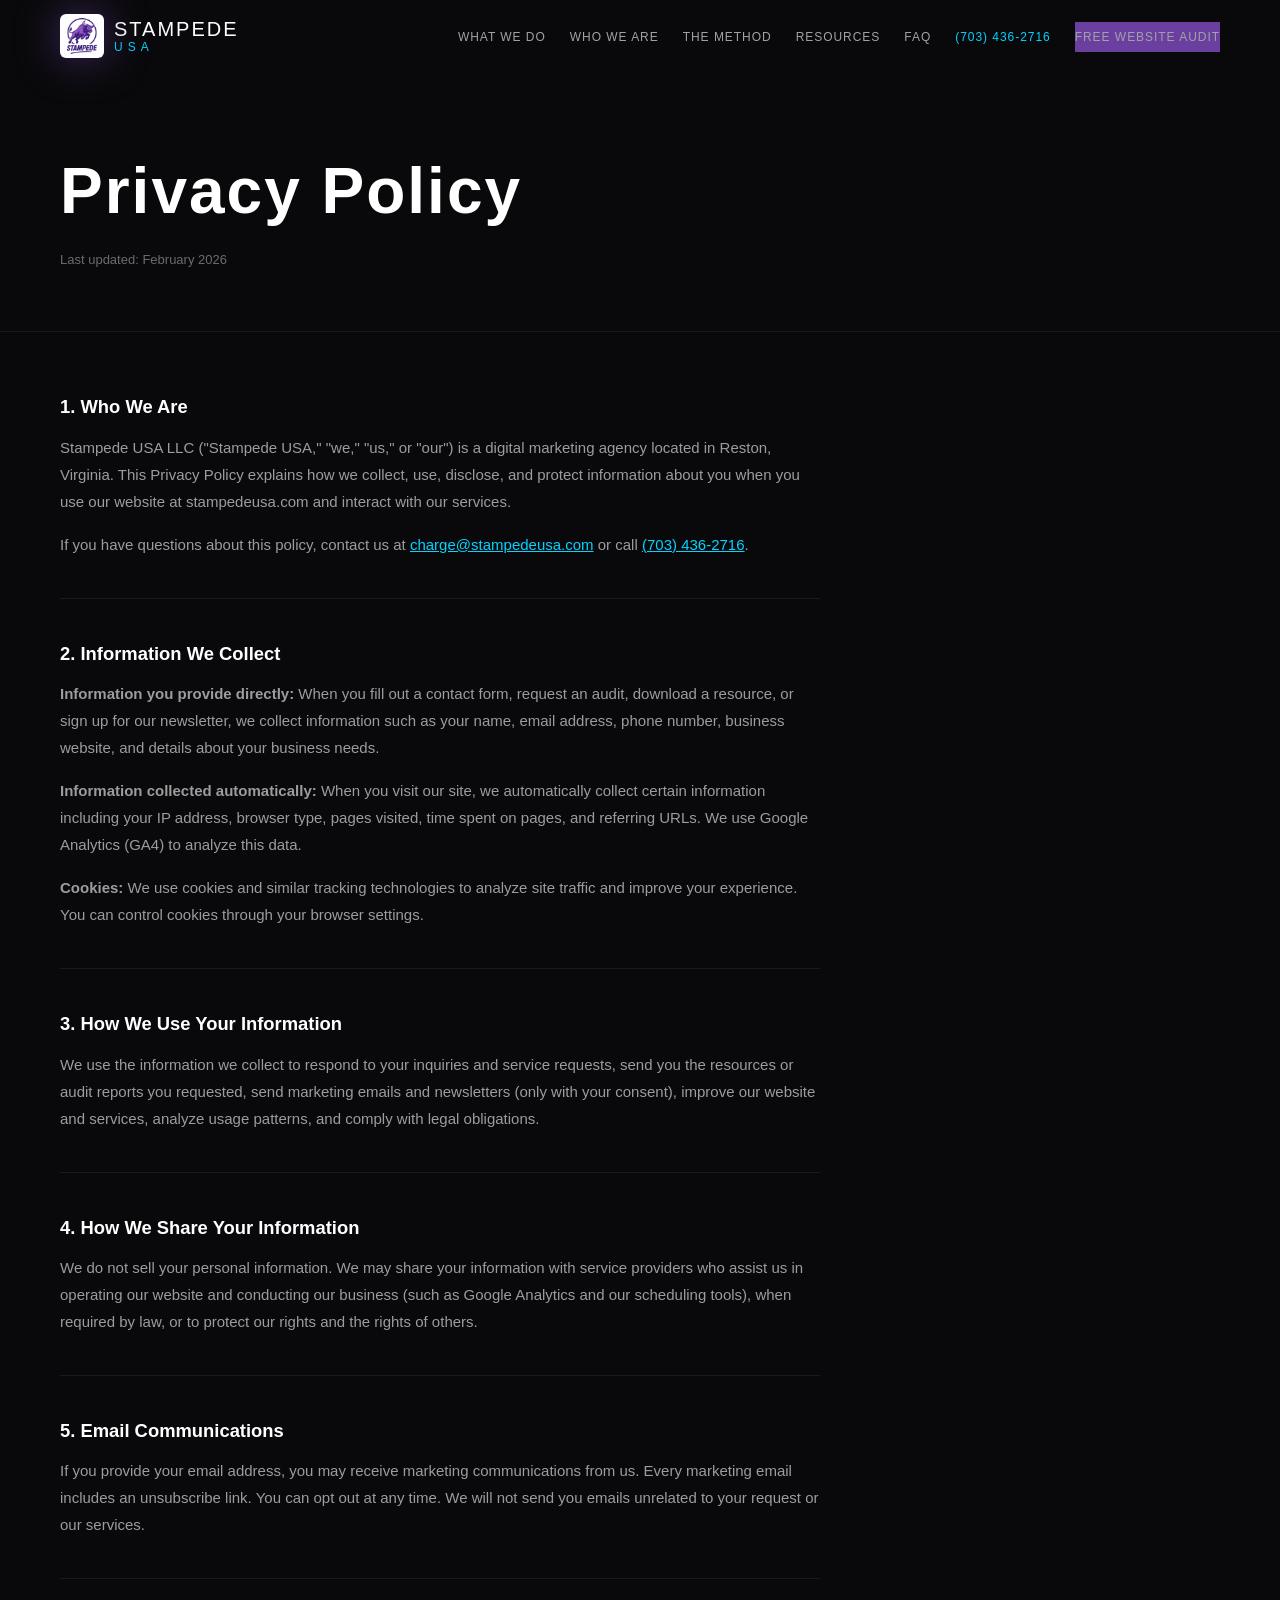
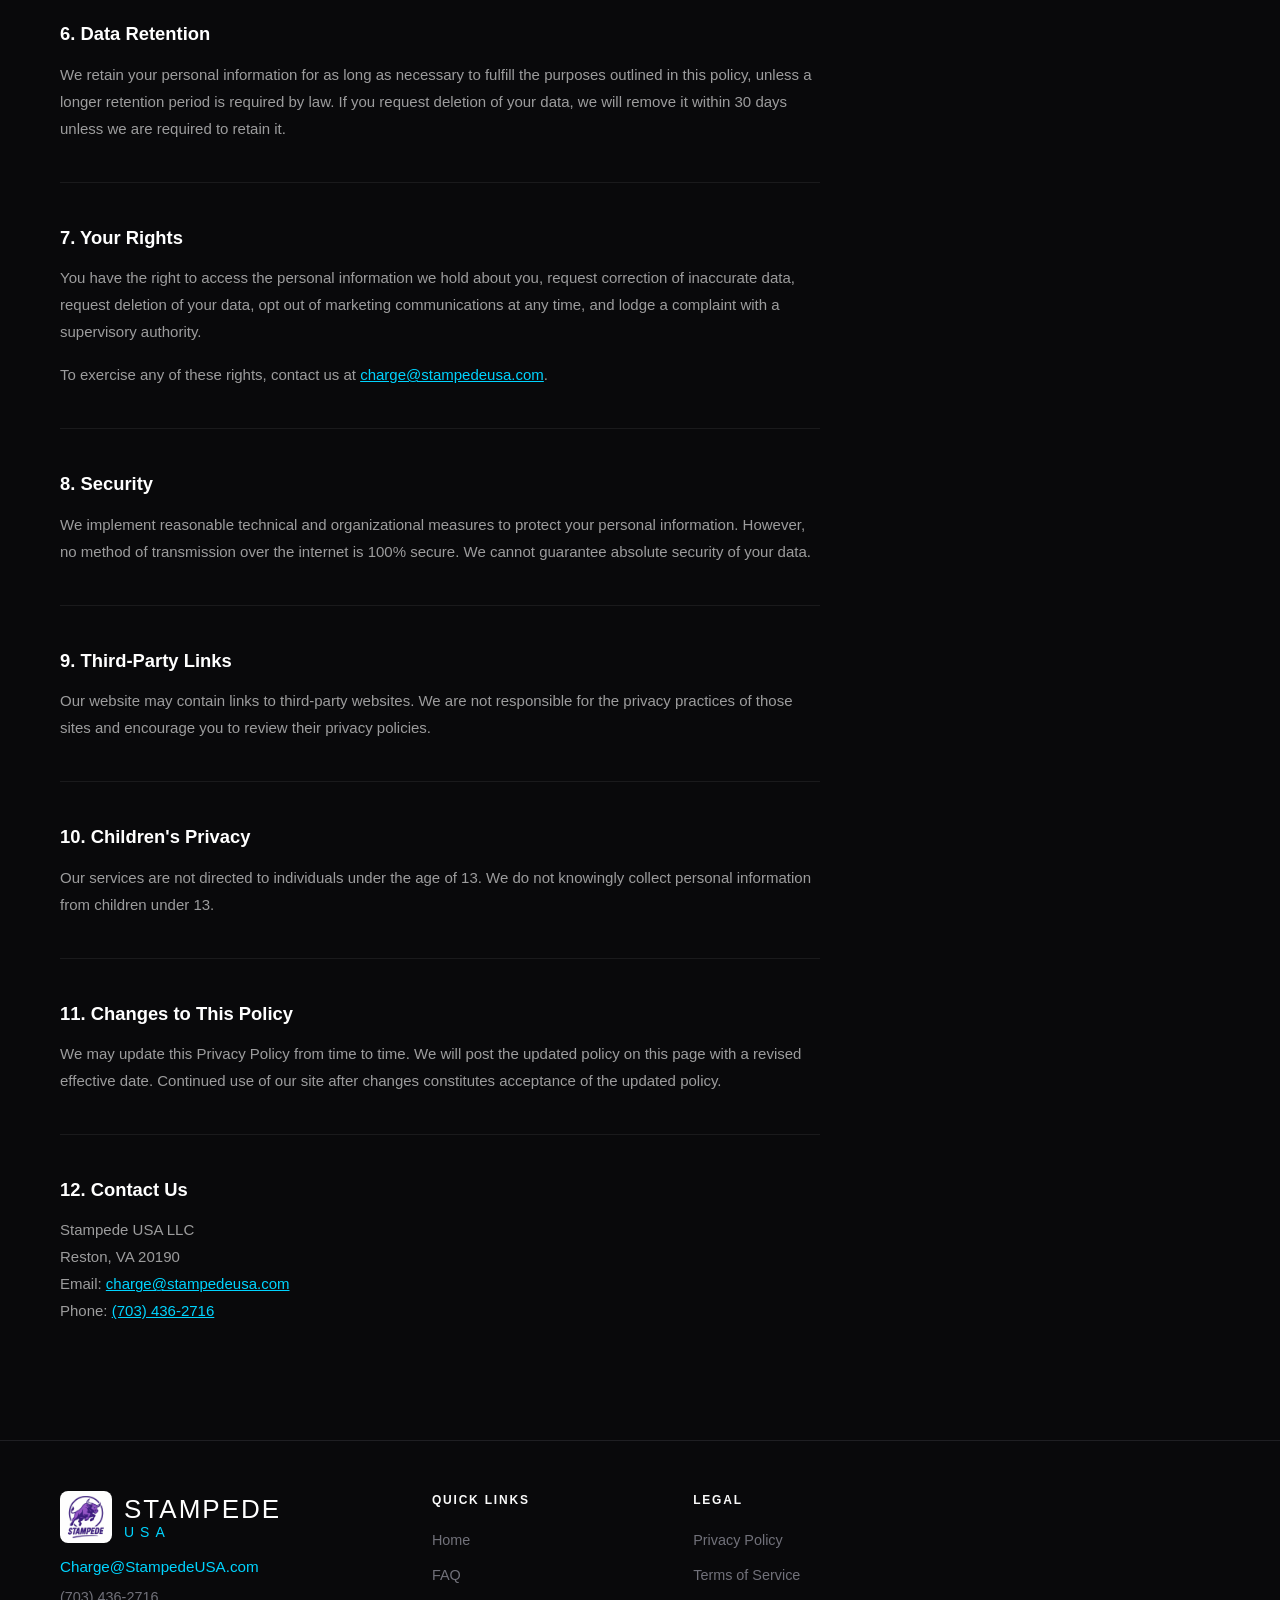
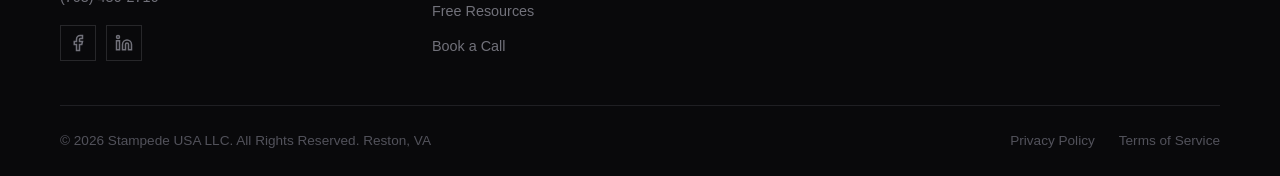
<file: stampede-usa-website/privacy-policy.html>
<!DOCTYPE html>
<html lang="en">
<head>
  <meta charset="UTF-8">
  <meta name="viewport" content="width=device-width, initial-scale=1.0">
  <title>Privacy Policy | Stampede USA</title>
  <meta name="description" content="Privacy Policy for Stampede USA LLC. How we collect, use, and protect your information.">
  <meta name="robots" content="noindex, follow">
  <link rel="canonical" href="https://www.stampedeusa.com/privacy-policy.html">
  <link rel="icon" type="image/png" href="assets/images/favicon.png">
  <link rel="apple-touch-icon" href="assets/images/apple-touch-icon.png">
  <link rel="stylesheet" href="css/style.css">
  <link rel="stylesheet" href="css/pages.css">
  <script async src="https://www.googletagmanager.com/gtag/js?id=G-9PWD1RL4FX"></script>
  <script>window.dataLayer=window.dataLayer||[];function gtag(){dataLayer.push(arguments);}gtag('js',new Date());gtag('config','G-9PWD1RL4FX');</script>
</head>
<body>

<a href="#main-content" class="skip-nav">Skip to main content</a>

<!-- NAV -->
<nav id="stmp-nav" aria-label="Main navigation">
  <div class="stmp-nav-container">
    <a href="index.html" class="stmp-nav-logo" aria-label="Stampede USA — Home">
      <img src="assets/images/favicon.png" alt="Stampede USA" width="44" height="44" loading="eager" style="height:44px;width:auto;">
      <span class="stmp-nav-logo-text">STAMPEDE <span>USA</span></span>
    </a>
    <ul class="stmp-nav-links" role="list">
      <li><a href="index.html#stmp-services">What We Do</a></li>
      <li><a href="index.html#stmp-about">Who We Are</a></li>
      <li><a href="index.html#stmp-method">The Method</a></li>
      <li><a href="resources.html">Resources</a></li>
      <li><a href="faq.html">FAQ</a></li>
      <li><a href="tel:+17034362716" class="stmp-nav-phone">(703) 436-2716</a></li>
      <li><a href="#" class="stmp-nav-cta" id="navAuditBtn">Free Website Audit</a></li>
    </ul>
    <button class="stmp-nav-toggle" id="stmpNavToggle" aria-label="Open navigation menu" aria-expanded="false" aria-controls="stmp-mobile-menu">
      <span></span><span></span><span></span>
    </button>
  </div>
</nav>
<div id="stmp-mobile-menu" role="dialog" aria-modal="true" aria-label="Navigation menu">
  <button class="stmp-mobile-menu-close" id="stmpMobileClose" aria-label="Close navigation menu">&times;</button>
  <ul class="stmp-mobile-menu-links" role="list">
    <li><a href="index.html#stmp-services">What We Do</a></li>
    <li><a href="index.html#stmp-about">Who We Are</a></li>
    <li><a href="index.html#stmp-method">The Method</a></li>
    <li><a href="resources.html">Resources</a></li>
    <li><a href="faq.html">FAQ</a></li>
    <li><a href="tel:+17034362716">(703) 436-2716</a></li>
    <li><a href="index.html#stmp-strategy">Contact Us</a></li>
  </ul>
  <div class="stmp-mobile-menu-cta"><a href="#" class="mobileAuditBtn">Free Website Audit</a></div>
</div>

<main id="main-content">
  <section class="legal-hero">
    <div class="stmp-container">
      <h1>Privacy Policy</h1>
      <p class="legal-updated">Last updated: February 2026</p>
    </div>
  </section>

  <section class="legal-content">
    <div class="stmp-container">
      <div class="legal-body">

        <h2>1. Who We Are</h2>
        <p>Stampede USA LLC ("Stampede USA," "we," "us," or "our") is a digital marketing agency located in Reston, Virginia. This Privacy Policy explains how we collect, use, disclose, and protect information about you when you use our website at stampedeusa.com and interact with our services.</p>
        <p>If you have questions about this policy, contact us at <a href="mailto:charge@stampedeusa.com">charge@stampedeusa.com</a> or call <a href="tel:+17034362716">(703) 436-2716</a>.</p>

        <h2>2. Information We Collect</h2>
        <p><strong>Information you provide directly:</strong> When you fill out a contact form, request an audit, download a resource, or sign up for our newsletter, we collect information such as your name, email address, phone number, business website, and details about your business needs.</p>
        <p><strong>Information collected automatically:</strong> When you visit our site, we automatically collect certain information including your IP address, browser type, pages visited, time spent on pages, and referring URLs. We use Google Analytics (GA4) to analyze this data.</p>
        <p><strong>Cookies:</strong> We use cookies and similar tracking technologies to analyze site traffic and improve your experience. You can control cookies through your browser settings.</p>

        <h2>3. How We Use Your Information</h2>
        <p>We use the information we collect to respond to your inquiries and service requests, send you the resources or audit reports you requested, send marketing emails and newsletters (only with your consent), improve our website and services, analyze usage patterns, and comply with legal obligations.</p>

        <h2>4. How We Share Your Information</h2>
        <p>We do not sell your personal information. We may share your information with service providers who assist us in operating our website and conducting our business (such as Google Analytics and our scheduling tools), when required by law, or to protect our rights and the rights of others.</p>

        <h2>5. Email Communications</h2>
        <p>If you provide your email address, you may receive marketing communications from us. Every marketing email includes an unsubscribe link. You can opt out at any time. We will not send you emails unrelated to your request or our services.</p>

        <h2>6. Data Retention</h2>
        <p>We retain your personal information for as long as necessary to fulfill the purposes outlined in this policy, unless a longer retention period is required by law. If you request deletion of your data, we will remove it within 30 days unless we are required to retain it.</p>

        <h2>7. Your Rights</h2>
        <p>You have the right to access the personal information we hold about you, request correction of inaccurate data, request deletion of your data, opt out of marketing communications at any time, and lodge a complaint with a supervisory authority.</p>
        <p>To exercise any of these rights, contact us at <a href="mailto:charge@stampedeusa.com">charge@stampedeusa.com</a>.</p>

        <h2>8. Security</h2>
        <p>We implement reasonable technical and organizational measures to protect your personal information. However, no method of transmission over the internet is 100% secure. We cannot guarantee absolute security of your data.</p>

        <h2>9. Third-Party Links</h2>
        <p>Our website may contain links to third-party websites. We are not responsible for the privacy practices of those sites and encourage you to review their privacy policies.</p>

        <h2>10. Children's Privacy</h2>
        <p>Our services are not directed to individuals under the age of 13. We do not knowingly collect personal information from children under 13.</p>

        <h2>11. Changes to This Policy</h2>
        <p>We may update this Privacy Policy from time to time. We will post the updated policy on this page with a revised effective date. Continued use of our site after changes constitutes acceptance of the updated policy.</p>

        <h2>12. Contact Us</h2>
        <p>Stampede USA LLC<br>
        Reston, VA 20190<br>
        Email: <a href="mailto:charge@stampedeusa.com">charge@stampedeusa.com</a><br>
        Phone: <a href="tel:+17034362716">(703) 436-2716</a></p>

      </div>
    </div>
  </section>
</main>

<!-- FOOTER -->
<footer id="stmp-footer">
  <div class="stmp-container">
    <div class="stmp-footer-top">
      <div class="stmp-footer-brand">
        <div class="stmp-footer-logo-lockup">
          <img src="assets/images/favicon.png" alt="Stampede USA" width="52" height="52" loading="lazy" style="height:52px;width:auto;">
          <span class="stmp-footer-logo-text">STAMPEDE <span>USA</span></span>
        </div>
        <a href="#" class="stmp-footer-email" id="stmp-footer-email-link"><span id="stmp-email-display"></span></a>
        <a href="tel:+17034362716" class="stmp-footer-phone">(703) 436-2716</a>
        <div class="stmp-footer-social">
          <a href="https://www.facebook.com/RunWithStampede" target="_blank" rel="noopener noreferrer" aria-label="Facebook">
            <svg width="18" height="18" viewBox="0 0 24 24" fill="none" stroke="currentColor" stroke-width="2"><path d="M18 2h-3a5 5 0 0 0-5 5v3H7v4h3v8h4v-8h3l1-4h-4V7a1 1 0 0 1 1-1h3z"/></svg>
          </a>
          <a href="https://www.linkedin.com/company/stampedeusa/" target="_blank" rel="noopener noreferrer" aria-label="LinkedIn">
            <svg width="18" height="18" viewBox="0 0 24 24" fill="none" stroke="currentColor" stroke-width="2"><path d="M16 8a6 6 0 0 1 6 6v7h-4v-7a2 2 0 0 0-2-2 2 2 0 0 0-2 2v7h-4v-7a6 6 0 0 1 6-6z"/><rect x="2" y="9" width="4" height="12"/><circle cx="4" cy="4" r="2"/></svg>
          </a>
        </div>
      </div>
      <div class="stmp-footer-column">
        <h3 class="stmp-footer-col-heading">Quick Links</h3>
        <ul role="list">
          <li><a href="index.html">Home</a></li>
          <li><a href="faq.html">FAQ</a></li>
          <li><a href="resources.html">Free Resources</a></li>
          <li><a href="index.html#stmp-strategy">Book a Call</a></li>
        </ul>
      </div>
      <div class="stmp-footer-column">
        <h3 class="stmp-footer-col-heading">Legal</h3>
        <ul role="list">
          <li><a href="privacy-policy.html" aria-current="page">Privacy Policy</a></li>
          <li><a href="terms-of-service.html">Terms of Service</a></li>
        </ul>
      </div>
    </div>
    <div class="stmp-footer-bottom">
      <p class="stmp-footer-copyright">&copy; 2026 Stampede USA LLC. All Rights Reserved. Reston, VA</p>
      <div class="stmp-footer-legal">
        <a href="privacy-policy.html">Privacy Policy</a>
        <a href="terms-of-service.html">Terms of Service</a>
      </div>
    </div>
  </div>
</footer>

<!-- AUDIT MODAL -->
<div id="stmp-audit-modal" role="dialog" aria-modal="true" aria-labelledby="modal-title" aria-hidden="true">
  <div class="stmp-modal-backdrop" id="modalBackdrop"></div>
  <div class="stmp-modal-box">
    <button class="stmp-modal-close" id="modalClose" aria-label="Close">&times;</button>
    <div id="modal-form-view">
      <div class="stmp-modal-header">
        <div class="stmp-modal-eyebrow">Free Website Audit</div>
        <h2 class="stmp-modal-title" id="modal-title">Send us your site.</h2>
        <p class="stmp-modal-sub">We'll tell you what's leaking revenue. No pitch deck, no buzzwords.</p>
      </div>
      <form id="auditForm" class="stmp-modal-form" novalidate>
        <div class="stmp-form-row">
          <div class="stmp-form-group"><label for="auditFirstName">First Name <span aria-hidden="true">*</span></label><input type="text" id="auditFirstName" name="firstName" required autocomplete="given-name" placeholder="Jane"></div>
          <div class="stmp-form-group"><label for="auditLastName">Last Name</label><input type="text" id="auditLastName" name="lastName" autocomplete="family-name" placeholder="Smith"></div>
        </div>
        <div class="stmp-form-group"><label for="auditEmail">Email <span aria-hidden="true">*</span></label><input type="email" id="auditEmail" name="email" required autocomplete="email" placeholder="jane@yourbusiness.com"></div>
        <div class="stmp-form-group"><label for="auditPhone">Phone</label><input type="tel" id="auditPhone" name="phone" autocomplete="tel" placeholder="(703) 555-0100"></div>
        <div class="stmp-form-group"><label for="auditWebsite">Website URL <span aria-hidden="true">*</span></label><input type="url" id="auditWebsite" name="website" required autocomplete="url" placeholder="https://yourbusiness.com"></div>
        <p class="stmp-form-privacy">We respect your privacy. <a href="privacy-policy.html">Privacy Policy</a></p>
        <button type="submit" class="stmp-form-submit" id="auditSubmitBtn">Request My Free Audit &rarr;</button>
      </form>
    </div>
    <div id="modal-success-view" hidden>
      <div class="stmp-modal-success">
        <div class="stmp-success-icon" aria-hidden="true">✓</div>
        <h3>Audit Request Received!</h3>
        <p>We'll reach out within <strong>2 business days</strong>.</p>
      </div>
    </div>
  </div>
</div>
<script src="js/main.js"></script>
</body>
</html>
</file>
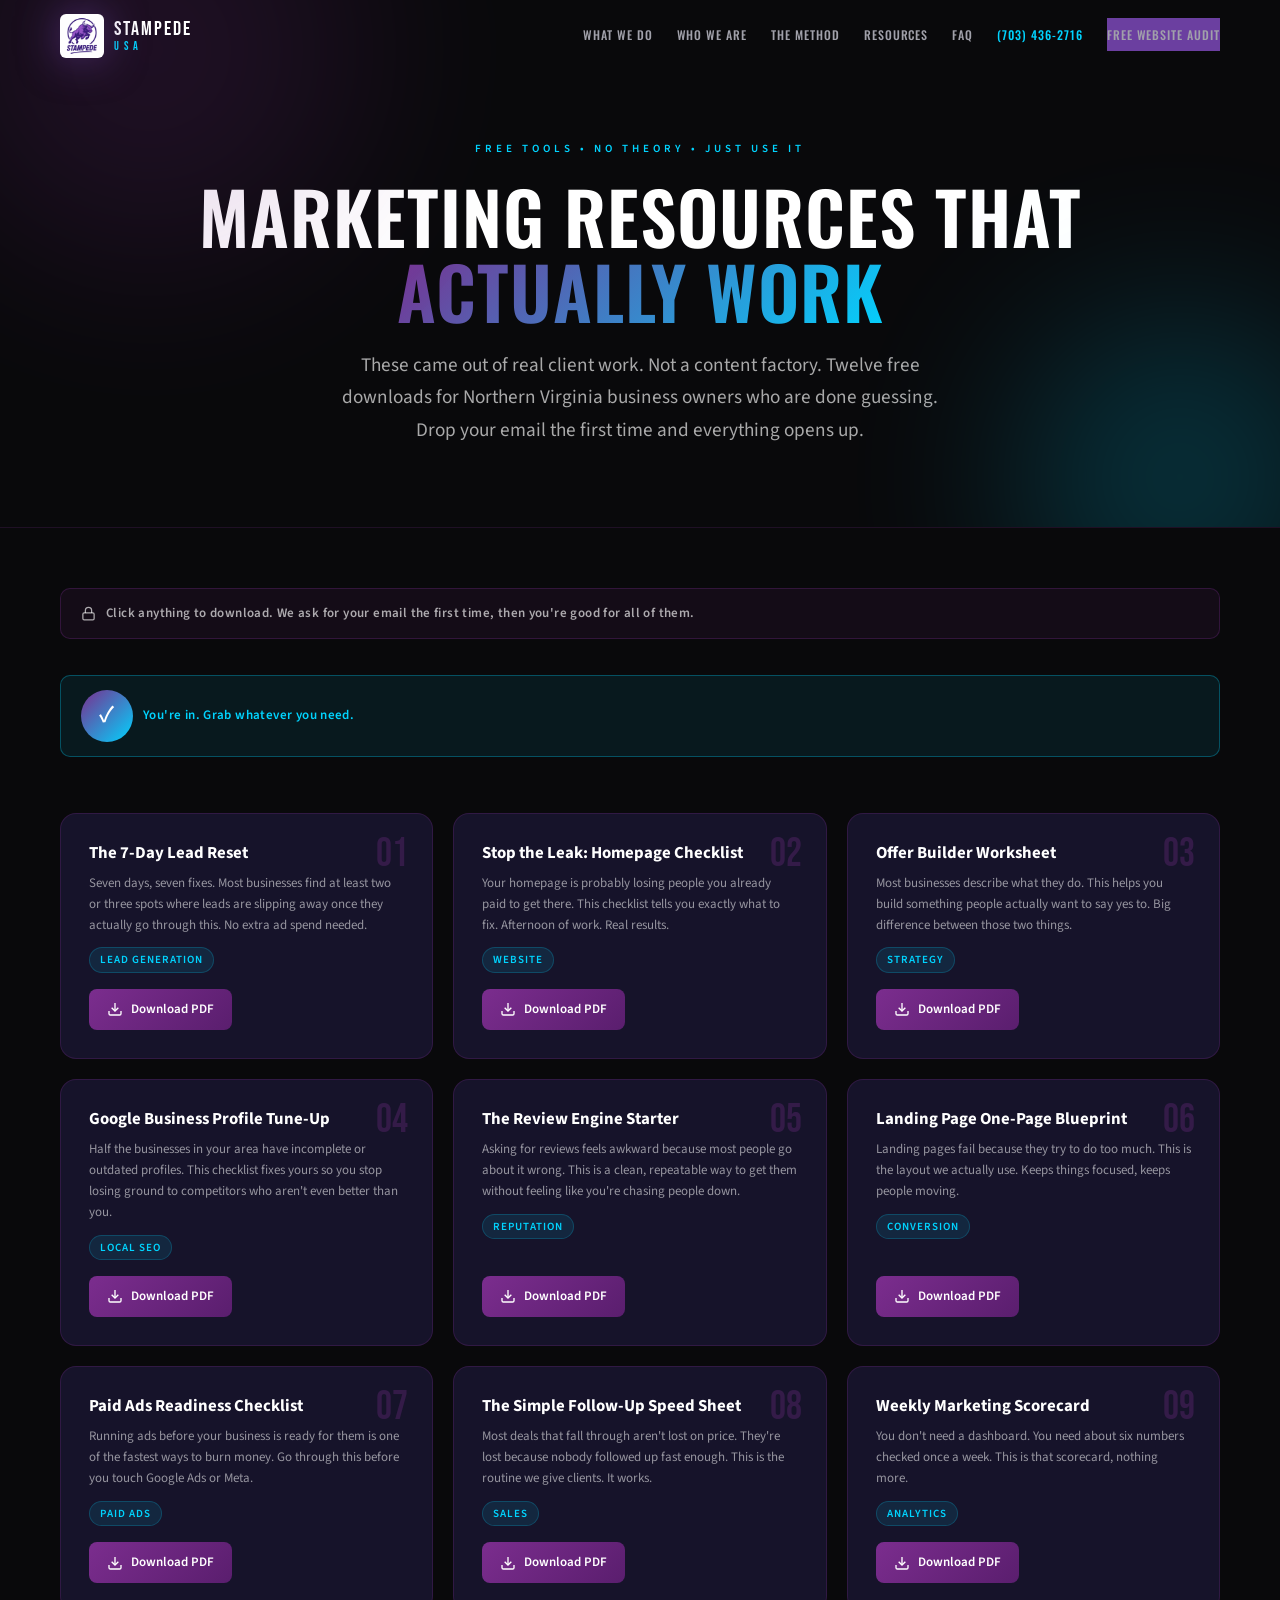
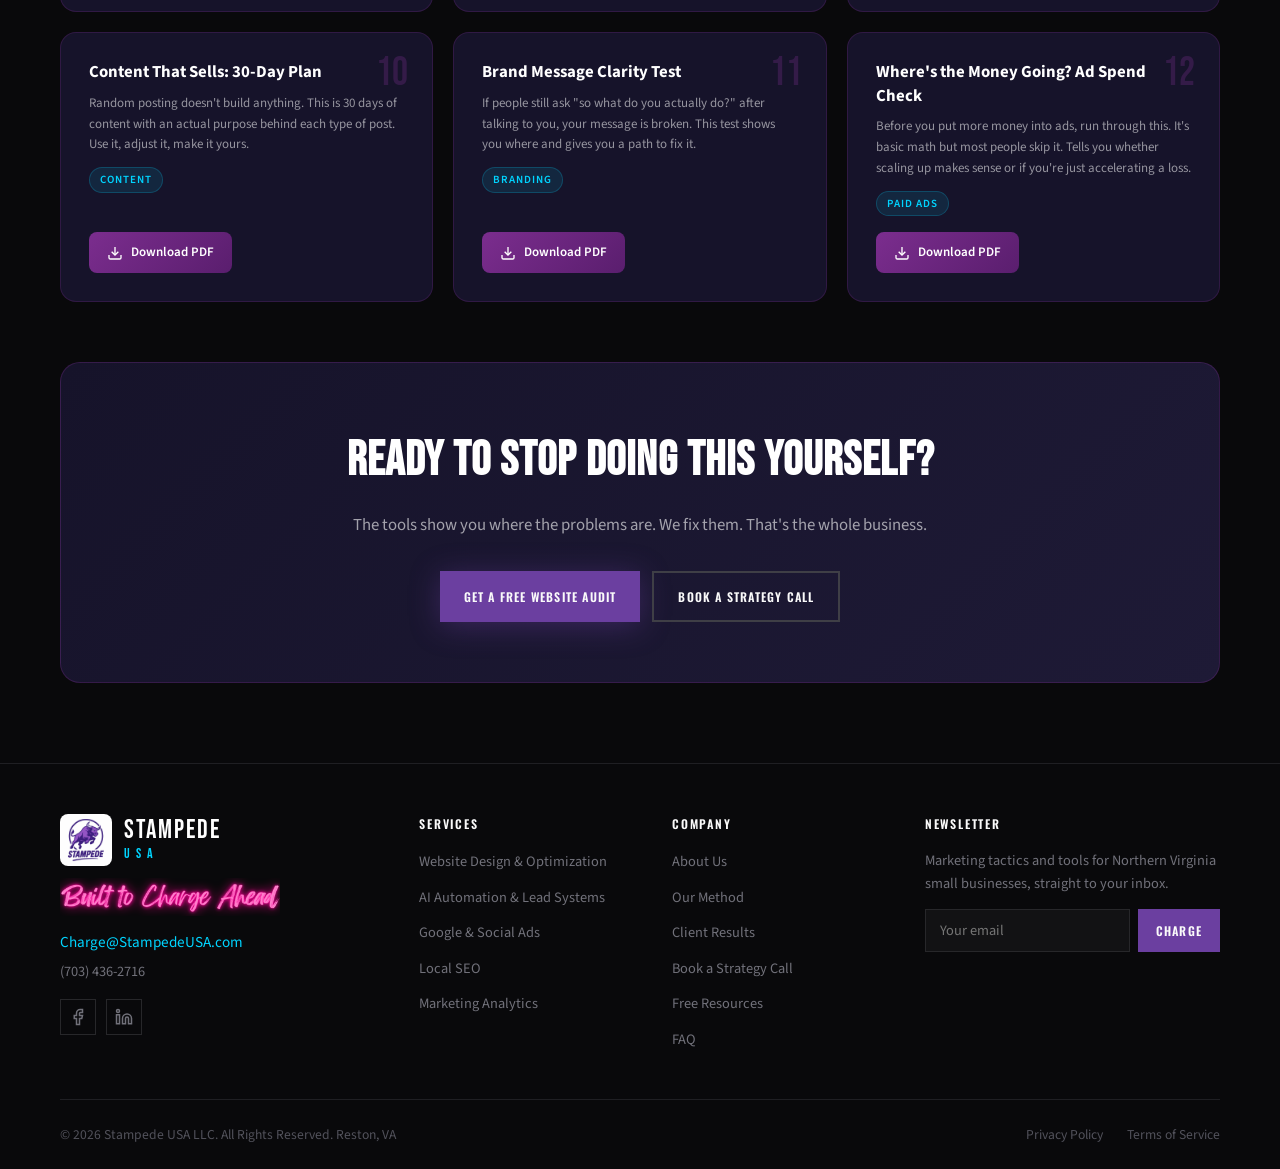
<file: stampede-usa-website/resources.html>
<!DOCTYPE html>
<html lang="en">
<head>
  <meta charset="UTF-8">
  <meta name="viewport" content="width=device-width, initial-scale=1.0">
  <title>Free Marketing Resources | Stampede USA Northern Virginia</title>
  <meta name="description" content="12 free marketing downloads built from real client work in Northern Virginia. No theory, no filler. Grab what you need and put it to work.">
  <meta name="robots" content="index, follow">
  <link rel="canonical" href="https://www.stampedeusa.com/resources.html">
  <meta property="og:type" content="website">
  <meta property="og:site_name" content="Stampede USA">
  <meta property="og:title" content="Free Marketing Resources | Stampede USA">
  <meta property="og:description" content="12 free marketing tools and checklists for Northern Virginia small businesses. Download instantly.">
  <meta property="og:url" content="https://www.stampedeusa.com/resources.html">
  <meta property="og:image" content="https://www.stampedeusa.com/assets/images/og-image.png">
  <meta name="twitter:card" content="summary_large_image">
  <meta name="twitter:title" content="Free Marketing Resources | Stampede USA">
  <meta name="twitter:description" content="12 free marketing tools and checklists for Northern Virginia small businesses.">
  <meta name="twitter:image" content="https://www.stampedeusa.com/assets/images/og-image.png">
  <link rel="icon" type="image/png" href="assets/images/favicon.png">
  <link rel="apple-touch-icon" href="assets/images/apple-touch-icon.png">
  <link rel="preconnect" href="https://fonts.googleapis.com">
  <link rel="preconnect" href="https://fonts.gstatic.com" crossorigin>
  <link rel="stylesheet" href="https://fonts.googleapis.com/css2?family=Bebas+Neue&family=Oswald:wght@400;500;600&family=Source+Sans+3:wght@400;600&display=swap" media="print" onload="this.media='all'">
  <noscript><link rel="stylesheet" href="https://fonts.googleapis.com/css2?family=Bebas+Neue&family=Oswald:wght@400;500;600&family=Source+Sans+3:wght@400;600&display=swap"></noscript>
  <link rel="stylesheet" href="css/style.css">
  <link rel="stylesheet" href="css/pages.css">
  <script async src="https://www.googletagmanager.com/gtag/js?id=G-9PWD1RL4FX"></script>
  <script>window.dataLayer=window.dataLayer||[];function gtag(){dataLayer.push(arguments);}gtag('js',new Date());gtag('config','G-9PWD1RL4FX');</script>
</head>
<body>

<a href="#main-content" class="skip-nav">Skip to main content</a>

<!-- NAV -->
<nav id="stmp-nav" aria-label="Main navigation">
  <div class="stmp-nav-container">
    <a href="index.html" class="stmp-nav-logo" aria-label="Stampede USA — Home">
      <img src="assets/images/favicon.png" alt="Stampede USA" width="44" height="44" loading="eager" style="height:44px;width:auto;">
      <span class="stmp-nav-logo-text">STAMPEDE <span>USA</span></span>
    </a>
    <ul class="stmp-nav-links" role="list">
      <li><a href="index.html#stmp-services">What We Do</a></li>
      <li><a href="index.html#stmp-about">Who We Are</a></li>
      <li><a href="index.html#stmp-method">The Method</a></li>
      <li><a href="resources.html" aria-current="page">Resources</a></li>
      <li><a href="faq.html">FAQ</a></li>
      <li><a href="tel:+17034362716" class="stmp-nav-phone" aria-label="Call Stampede USA">(703) 436-2716</a></li>
      <li><a href="#" class="stmp-nav-cta" id="navAuditBtn">Free Website Audit</a></li>
    </ul>
    <button class="stmp-nav-toggle" id="stmpNavToggle" aria-label="Open navigation menu" aria-expanded="false" aria-controls="stmp-mobile-menu">
      <span></span><span></span><span></span>
    </button>
  </div>
</nav>

<!-- MOBILE MENU -->
<div id="stmp-mobile-menu" role="dialog" aria-modal="true" aria-label="Navigation menu">
  <button class="stmp-mobile-menu-close" id="stmpMobileClose" aria-label="Close navigation menu">&times;</button>
  <ul class="stmp-mobile-menu-links" role="list">
    <li><a href="index.html#stmp-services">What We Do</a></li>
    <li><a href="index.html#stmp-about">Who We Are</a></li>
    <li><a href="index.html#stmp-method">The Method</a></li>
    <li><a href="resources.html">Resources</a></li>
    <li><a href="faq.html">FAQ</a></li>
    <li><a href="tel:+17034362716">(703) 436-2716</a></li>
    <li><a href="index.html#stmp-strategy">Contact Us</a></li>
  </ul>
  <div class="stmp-mobile-menu-cta"><a href="#" class="mobileAuditBtn">Free Website Audit</a></div>
</div>

<main id="main-content">

  <!-- PAGE HERO -->
  <section class="page-hero">
    <div class="page-hero-orb page-hero-orb-1" aria-hidden="true"></div>
    <div class="page-hero-orb page-hero-orb-2" aria-hidden="true"></div>
    <div class="stmp-container">
      <div class="page-hero-kicker">Free Tools &bull; No Theory &bull; Just Use It</div>
      <h1 class="page-hero-title">Marketing Resources That<br><span class="page-hero-accent">Actually Work</span></h1>
      <p class="page-hero-sub">These came out of real client work. Not a content factory. Twelve free downloads for Northern Virginia business owners who are done guessing. Drop your email the first time and everything opens up.</p>
    </div>
  </section>

  <!-- RESOURCES GRID SECTION -->
  <section class="resources-section">
    <div class="stmp-container">

      <!-- Access status banner -->
      <div class="resources-access-banner" id="resourcesAccessBanner" role="note">
        <svg width="15" height="15" viewBox="0 0 24 24" fill="none" stroke="currentColor" stroke-width="2" aria-hidden="true"><rect x="3" y="11" width="18" height="11" rx="2" ry="2"/><path d="M7 11V7a5 5 0 0 1 10 0v4"/></svg>
        Click anything to download. We ask for your email the first time, then you're good for all of them.
      </div>
      <div class="resources-unlocked-banner" id="resourcesUnlockedBanner" hidden role="note">
        <div class="resources-unlocked-check" aria-hidden="true">✓</div>
        <span>You're in. Grab whatever you need.</span>
      </div>

      <div class="resources-unlocked" id="resourcesUnlocked">
        <!-- RESOURCES GRID -->
        <div class="resources-grid">

          <article class="resource-card">
            <div class="resource-card-number" aria-hidden="true">01</div>
            <div class="resource-card-body">
              <h3>The 7-Day Lead Reset</h3>
              <p>Seven days, seven fixes. Most businesses find at least two or three spots where leads are slipping away once they actually go through this. No extra ad spend needed.</p>
              <div class="resource-card-meta">
                <span class="resource-tag">Lead Generation</span>
              </div>
            </div>
            <a href="assets/pdfs/01-the-7-day-lead-reset.pdf" class="resource-download-btn" download aria-label="Download The 7-Day Lead Reset PDF">
              <svg width="16" height="16" viewBox="0 0 24 24" fill="none" stroke="currentColor" stroke-width="2" aria-hidden="true"><path d="M21 15v4a2 2 0 0 1-2 2H5a2 2 0 0 1-2-2v-4"/><polyline points="7 10 12 15 17 10"/><line x1="12" y1="15" x2="12" y2="3"/></svg>
              Download PDF
            </a>
          </article>

          <article class="resource-card">
            <div class="resource-card-number" aria-hidden="true">02</div>
            <div class="resource-card-body">
              <h3>Stop the Leak: Homepage Checklist</h3>
              <p>Your homepage is probably losing people you already paid to get there. This checklist tells you exactly what to fix. Afternoon of work. Real results.</p>
              <div class="resource-card-meta">
                <span class="resource-tag">Website</span>
              </div>
            </div>
            <a href="assets/pdfs/02-stop-the-leak-homepage-checklist.pdf" class="resource-download-btn" download aria-label="Download Stop the Leak Homepage Checklist PDF">
              <svg width="16" height="16" viewBox="0 0 24 24" fill="none" stroke="currentColor" stroke-width="2" aria-hidden="true"><path d="M21 15v4a2 2 0 0 1-2 2H5a2 2 0 0 1-2-2v-4"/><polyline points="7 10 12 15 17 10"/><line x1="12" y1="15" x2="12" y2="3"/></svg>
              Download PDF
            </a>
          </article>

          <article class="resource-card">
            <div class="resource-card-number" aria-hidden="true">03</div>
            <div class="resource-card-body">
              <h3>Offer Builder Worksheet</h3>
              <p>Most businesses describe what they do. This helps you build something people actually want to say yes to. Big difference between those two things.</p>
              <div class="resource-card-meta">
                <span class="resource-tag">Strategy</span>
              </div>
            </div>
            <a href="assets/pdfs/03-offer-builder-worksheet.pdf" class="resource-download-btn" download aria-label="Download Offer Builder Worksheet PDF">
              <svg width="16" height="16" viewBox="0 0 24 24" fill="none" stroke="currentColor" stroke-width="2" aria-hidden="true"><path d="M21 15v4a2 2 0 0 1-2 2H5a2 2 0 0 1-2-2v-4"/><polyline points="7 10 12 15 17 10"/><line x1="12" y1="15" x2="12" y2="3"/></svg>
              Download PDF
            </a>
          </article>

          <article class="resource-card">
            <div class="resource-card-number" aria-hidden="true">04</div>
            <div class="resource-card-body">
              <h3>Google Business Profile Tune-Up</h3>
              <p>Half the businesses in your area have incomplete or outdated profiles. This checklist fixes yours so you stop losing ground to competitors who aren't even better than you.</p>
              <div class="resource-card-meta">
                <span class="resource-tag">Local SEO</span>
              </div>
            </div>
            <a href="assets/pdfs/04-google-business-profile-tune-up.pdf" class="resource-download-btn" download aria-label="Download Google Business Profile Tune-Up PDF">
              <svg width="16" height="16" viewBox="0 0 24 24" fill="none" stroke="currentColor" stroke-width="2" aria-hidden="true"><path d="M21 15v4a2 2 0 0 1-2 2H5a2 2 0 0 1-2-2v-4"/><polyline points="7 10 12 15 17 10"/><line x1="12" y1="15" x2="12" y2="3"/></svg>
              Download PDF
            </a>
          </article>

          <article class="resource-card">
            <div class="resource-card-number" aria-hidden="true">05</div>
            <div class="resource-card-body">
              <h3>The Review Engine Starter</h3>
              <p>Asking for reviews feels awkward because most people go about it wrong. This is a clean, repeatable way to get them without feeling like you're chasing people down.</p>
              <div class="resource-card-meta">
                <span class="resource-tag">Reputation</span>
              </div>
            </div>
            <a href="assets/pdfs/05-the-review-engine-starter.pdf" class="resource-download-btn" download aria-label="Download The Review Engine Starter PDF">
              <svg width="16" height="16" viewBox="0 0 24 24" fill="none" stroke="currentColor" stroke-width="2" aria-hidden="true"><path d="M21 15v4a2 2 0 0 1-2 2H5a2 2 0 0 1-2-2v-4"/><polyline points="7 10 12 15 17 10"/><line x1="12" y1="15" x2="12" y2="3"/></svg>
              Download PDF
            </a>
          </article>

          <article class="resource-card">
            <div class="resource-card-number" aria-hidden="true">06</div>
            <div class="resource-card-body">
              <h3>Landing Page One-Page Blueprint</h3>
              <p>Landing pages fail because they try to do too much. This is the layout we actually use. Keeps things focused, keeps people moving.</p>
              <div class="resource-card-meta">
                <span class="resource-tag">Conversion</span>
              </div>
            </div>
            <a href="assets/pdfs/06-landing-page-one-page-blueprint.pdf" class="resource-download-btn" download aria-label="Download Landing Page Blueprint PDF">
              <svg width="16" height="16" viewBox="0 0 24 24" fill="none" stroke="currentColor" stroke-width="2" aria-hidden="true"><path d="M21 15v4a2 2 0 0 1-2 2H5a2 2 0 0 1-2-2v-4"/><polyline points="7 10 12 15 17 10"/><line x1="12" y1="15" x2="12" y2="3"/></svg>
              Download PDF
            </a>
          </article>

          <article class="resource-card">
            <div class="resource-card-number" aria-hidden="true">07</div>
            <div class="resource-card-body">
              <h3>Paid Ads Readiness Checklist</h3>
              <p>Running ads before your business is ready for them is one of the fastest ways to burn money. Go through this before you touch Google Ads or Meta.</p>
              <div class="resource-card-meta">
                <span class="resource-tag">Paid Ads</span>
              </div>
            </div>
            <a href="assets/pdfs/07-paid-ads-readiness-checklist.pdf" class="resource-download-btn" download aria-label="Download Paid Ads Readiness Checklist PDF">
              <svg width="16" height="16" viewBox="0 0 24 24" fill="none" stroke="currentColor" stroke-width="2" aria-hidden="true"><path d="M21 15v4a2 2 0 0 1-2 2H5a2 2 0 0 1-2-2v-4"/><polyline points="7 10 12 15 17 10"/><line x1="12" y1="15" x2="12" y2="3"/></svg>
              Download PDF
            </a>
          </article>

          <article class="resource-card">
            <div class="resource-card-number" aria-hidden="true">08</div>
            <div class="resource-card-body">
              <h3>The Simple Follow-Up Speed Sheet</h3>
              <p>Most deals that fall through aren't lost on price. They're lost because nobody followed up fast enough. This is the routine we give clients. It works.</p>
              <div class="resource-card-meta">
                <span class="resource-tag">Sales</span>
              </div>
            </div>
            <a href="assets/pdfs/08-the-simple-follow-up-speed-sheet.pdf" class="resource-download-btn" download aria-label="Download Follow-Up Speed Sheet PDF">
              <svg width="16" height="16" viewBox="0 0 24 24" fill="none" stroke="currentColor" stroke-width="2" aria-hidden="true"><path d="M21 15v4a2 2 0 0 1-2 2H5a2 2 0 0 1-2-2v-4"/><polyline points="7 10 12 15 17 10"/><line x1="12" y1="15" x2="12" y2="3"/></svg>
              Download PDF
            </a>
          </article>

          <article class="resource-card">
            <div class="resource-card-number" aria-hidden="true">09</div>
            <div class="resource-card-body">
              <h3>Weekly Marketing Scorecard</h3>
              <p>You don't need a dashboard. You need about six numbers checked once a week. This is that scorecard, nothing more.</p>
              <div class="resource-card-meta">
                <span class="resource-tag">Analytics</span>
              </div>
            </div>
            <a href="assets/pdfs/09-weekly-marketing-scorecard.pdf" class="resource-download-btn" download aria-label="Download Weekly Marketing Scorecard PDF">
              <svg width="16" height="16" viewBox="0 0 24 24" fill="none" stroke="currentColor" stroke-width="2" aria-hidden="true"><path d="M21 15v4a2 2 0 0 1-2 2H5a2 2 0 0 1-2-2v-4"/><polyline points="7 10 12 15 17 10"/><line x1="12" y1="15" x2="12" y2="3"/></svg>
              Download PDF
            </a>
          </article>

          <article class="resource-card">
            <div class="resource-card-number" aria-hidden="true">10</div>
            <div class="resource-card-body">
              <h3>Content That Sells: 30-Day Plan</h3>
              <p>Random posting doesn't build anything. This is 30 days of content with an actual purpose behind each type of post. Use it, adjust it, make it yours.</p>
              <div class="resource-card-meta">
                <span class="resource-tag">Content</span>
              </div>
            </div>
            <a href="assets/pdfs/10-content-that-sells-30-day-plan.pdf" class="resource-download-btn" download aria-label="Download Content That Sells 30-Day Plan PDF">
              <svg width="16" height="16" viewBox="0 0 24 24" fill="none" stroke="currentColor" stroke-width="2" aria-hidden="true"><path d="M21 15v4a2 2 0 0 1-2 2H5a2 2 0 0 1-2-2v-4"/><polyline points="7 10 12 15 17 10"/><line x1="12" y1="15" x2="12" y2="3"/></svg>
              Download PDF
            </a>
          </article>

          <article class="resource-card">
            <div class="resource-card-number" aria-hidden="true">11</div>
            <div class="resource-card-body">
              <h3>Brand Message Clarity Test</h3>
              <p>If people still ask "so what do you actually do?" after talking to you, your message is broken. This test shows you where and gives you a path to fix it.</p>
              <div class="resource-card-meta">
                <span class="resource-tag">Branding</span>
              </div>
            </div>
            <a href="assets/pdfs/11-brand-message-clarity-test.pdf" class="resource-download-btn" download aria-label="Download Brand Message Clarity Test PDF">
              <svg width="16" height="16" viewBox="0 0 24 24" fill="none" stroke="currentColor" stroke-width="2" aria-hidden="true"><path d="M21 15v4a2 2 0 0 1-2 2H5a2 2 0 0 1-2-2v-4"/><polyline points="7 10 12 15 17 10"/><line x1="12" y1="15" x2="12" y2="3"/></svg>
              Download PDF
            </a>
          </article>

          <article class="resource-card">
            <div class="resource-card-number" aria-hidden="true">12</div>
            <div class="resource-card-body">
              <h3>Where's the Money Going? Ad Spend Check</h3>
              <p>Before you put more money into ads, run through this. It's basic math but most people skip it. Tells you whether scaling up makes sense or if you're just accelerating a loss.</p>
              <div class="resource-card-meta">
                <span class="resource-tag">Paid Ads</span>
              </div>
            </div>
            <a href="assets/pdfs/12-wheres-the-money-going-ad-spend-check.pdf" class="resource-download-btn" download aria-label="Download Ad Spend Check PDF">
              <svg width="16" height="16" viewBox="0 0 24 24" fill="none" stroke="currentColor" stroke-width="2" aria-hidden="true"><path d="M21 15v4a2 2 0 0 1-2 2H5a2 2 0 0 1-2-2v-4"/><polyline points="7 10 12 15 17 10"/><line x1="12" y1="15" x2="12" y2="3"/></svg>
              Download PDF
            </a>
          </article>

        </div><!-- /resources-grid -->

        <!-- CTA AFTER RESOURCES -->
        <div class="resources-bottom-cta">
          <h2>Ready to stop doing this yourself?</h2>
          <p>The tools show you where the problems are. We fix them. That's the whole business.</p>
          <div class="resources-bottom-cta-btns">
            <a href="#" class="stmp-btn stmp-btn-primary audit-trigger">Get a Free Website Audit</a>
            <a href="index.html#stmp-strategy" class="stmp-btn stmp-btn-secondary">Book a Strategy Call</a>
          </div>
        </div>

      </div><!-- /resources-unlocked -->
    </div>
  </section>

  <!-- DOWNLOAD GATE MODAL -->
  <div id="dlgate-modal" class="dlgate-modal" role="dialog" aria-modal="true" aria-labelledby="dlgate-title" aria-hidden="true">
    <div class="dlgate-backdrop" id="dlgateBackdrop"></div>
    <div class="dlgate-box">
      <button class="dlgate-close" id="dlgateClose" aria-label="Close download form">&times;</button>
      <div id="dlgate-form-view">
        <div class="dlgate-icon" aria-hidden="true">📥</div>
        <h2 id="dlgate-title">One Email. All 12 Downloads.</h2>
        <p>Drop your name and email. We send useful stuff occasionally. You can bail anytime, no hard feelings.</p>
        <form id="dlGateForm" class="dlgate-form" novalidate>
          <div class="dlgate-inputs">
            <div>
              <label for="dlgateFirstName" class="sr-only">First Name</label>
              <input type="text" id="dlgateFirstName" name="firstName" placeholder="First Name" required autocomplete="given-name">
            </div>
            <div>
              <label for="dlgateEmail" class="sr-only">Email Address</label>
              <input type="email" id="dlgateEmail" name="email" placeholder="Your email address" required autocomplete="email">
            </div>
            <button type="submit" class="stmp-btn stmp-btn-primary">Unlock &amp; Download &rarr;</button>
          </div>
          <p class="dlgate-privacy">No spam. We hate it too. <a href="privacy-policy.html">Privacy Policy</a></p>
        </form>
      </div>
      <div id="dlgate-success-view" hidden>
        <div class="dlgate-success-icon" aria-hidden="true">✓</div>
        <h3>You're in. Grab whatever you need.</h3>
        <p>All 12 are unlocked. Come back anytime.</p>
        <button class="stmp-btn stmp-btn-primary" id="dlgateCloseSuccess">Back to Resources</button>
      </div>
    </div>
  </div>

</main>

<!-- FOOTER -->
<footer id="stmp-footer" itemscope itemtype="https://schema.org/LocalBusiness">
  <div class="stmp-container">
    <div class="stmp-footer-top">
      <div class="stmp-footer-brand">
        <div class="stmp-footer-logo-lockup">
          <img src="assets/images/favicon.png" alt="Stampede USA" width="52" height="52" loading="lazy" style="height:52px;width:auto;">
          <span class="stmp-footer-logo-text">STAMPEDE <span>USA</span></span>
        </div>
        <img class="stmp-footer-tagline-img" src="assets/images/tagline.png" alt="Built to Charge Ahead" width="240" height="60" loading="lazy">
        <a href="#" class="stmp-footer-email" id="stmp-footer-email-link" itemprop="email"><span id="stmp-email-display"></span></a>
        <a href="tel:+17034362716" class="stmp-footer-phone" itemprop="telephone">(703) 436-2716</a>
        <meta itemprop="name" content="Stampede USA">
        <div class="stmp-footer-social" aria-label="Stampede USA social media">
          <a href="https://www.facebook.com/RunWithStampede" target="_blank" rel="noopener noreferrer" aria-label="Stampede USA on Facebook">
            <svg width="18" height="18" viewBox="0 0 24 24" fill="none" stroke="currentColor" stroke-width="2" aria-hidden="true"><path d="M18 2h-3a5 5 0 0 0-5 5v3H7v4h3v8h4v-8h3l1-4h-4V7a1 1 0 0 1 1-1h3z"/></svg>
          </a>
          <a href="https://www.linkedin.com/company/stampedeusa/" target="_blank" rel="noopener noreferrer" aria-label="Stampede USA on LinkedIn">
            <svg width="18" height="18" viewBox="0 0 24 24" fill="none" stroke="currentColor" stroke-width="2" aria-hidden="true"><path d="M16 8a6 6 0 0 1 6 6v7h-4v-7a2 2 0 0 0-2-2 2 2 0 0 0-2 2v7h-4v-7a6 6 0 0 1 6-6z"/><rect x="2" y="9" width="4" height="12"/><circle cx="4" cy="4" r="2"/></svg>
          </a>
        </div>
      </div>
      <div class="stmp-footer-column">
        <h3 class="stmp-footer-col-heading">Services</h3>
        <ul role="list">
          <li><a href="index.html#stmp-services">Website Design &amp; Optimization</a></li>
          <li><a href="index.html#stmp-services">AI Automation &amp; Lead Systems</a></li>
          <li><a href="index.html#stmp-services">Google &amp; Social Ads</a></li>
          <li><a href="index.html#stmp-services">Local SEO</a></li>
          <li><a href="index.html#stmp-services">Marketing Analytics</a></li>
        </ul>
      </div>
      <div class="stmp-footer-column">
        <h3 class="stmp-footer-col-heading">Company</h3>
        <ul role="list">
          <li><a href="index.html#stmp-about">About Us</a></li>
          <li><a href="index.html#stmp-method">Our Method</a></li>
          <li><a href="index.html#stmp-results">Client Results</a></li>
          <li><a href="index.html#stmp-strategy">Book a Strategy Call</a></li>
          <li><a href="resources.html">Free Resources</a></li>
          <li><a href="faq.html">FAQ</a></li>
        </ul>
      </div>
      <div class="stmp-footer-column stmp-footer-newsletter">
        <h3 class="stmp-footer-col-heading">Newsletter</h3>
        <p>Marketing tactics and tools for Northern Virginia small businesses, straight to your inbox.</p>
        <form class="stmp-newsletter-form" id="footerNewsletter" novalidate>
          <label for="newsletterEmail" class="sr-only">Email address</label>
          <input type="email" id="newsletterEmail" name="email" placeholder="Your email" required autocomplete="email">
          <button type="submit">Charge</button>
        </form>
      </div>
    </div>
    <div class="stmp-footer-bottom">
      <p class="stmp-footer-copyright">&copy; 2026 Stampede USA LLC. All Rights Reserved. Reston, VA</p>
      <div class="stmp-footer-legal">
        <a href="privacy-policy.html">Privacy Policy</a>
        <a href="terms-of-service.html">Terms of Service</a>
      </div>
    </div>
  </div>
</footer>

<!-- AUDIT MODAL -->
<div id="stmp-audit-modal" role="dialog" aria-modal="true" aria-labelledby="modal-title" aria-hidden="true">
  <div class="stmp-modal-backdrop" id="modalBackdrop"></div>
  <div class="stmp-modal-box">
    <button class="stmp-modal-close" id="modalClose" aria-label="Close audit request form">&times;</button>
    <div id="modal-form-view">
      <div class="stmp-modal-header">
        <div class="stmp-modal-eyebrow">Free Website Audit</div>
        <h2 class="stmp-modal-title" id="modal-title">Send us your site.</h2>
        <p class="stmp-modal-sub">We'll tell you what's leaking revenue. No pitch deck, no buzzwords.</p>
      </div>
      <form id="auditForm" class="stmp-modal-form" novalidate>
        <div class="stmp-form-row">
          <div class="stmp-form-group">
            <label for="auditFirstName">First Name <span aria-hidden="true">*</span></label>
            <input type="text" id="auditFirstName" name="firstName" required autocomplete="given-name" placeholder="Jane">
          </div>
          <div class="stmp-form-group">
            <label for="auditLastName">Last Name</label>
            <input type="text" id="auditLastName" name="lastName" autocomplete="family-name" placeholder="Smith">
          </div>
        </div>
        <div class="stmp-form-group">
          <label for="auditEmail">Email <span aria-hidden="true">*</span></label>
          <input type="email" id="auditEmail" name="email" required autocomplete="email" placeholder="jane@yourbusiness.com">
        </div>
        <div class="stmp-form-group">
          <label for="auditPhone">Phone</label>
          <input type="tel" id="auditPhone" name="phone" autocomplete="tel" placeholder="(703) 555-0100">
        </div>
        <div class="stmp-form-group">
          <label for="auditWebsite">Website URL <span aria-hidden="true">*</span></label>
          <input type="url" id="auditWebsite" name="website" required autocomplete="url" placeholder="https://yourbusiness.com">
        </div>
        <div class="stmp-form-row">
          <div class="stmp-form-group">
            <label for="auditEmployees">Employees</label>
            <select id="auditEmployees" name="employees">
              <option value="">Select...</option>
              <option>1-5</option><option>6-20</option><option>21-50</option><option>51-100</option><option>100+</option>
            </select>
          </div>
          <div class="stmp-form-group">
            <label for="auditAdSpend">Monthly Ad Spend</label>
            <select id="auditAdSpend" name="adSpend">
              <option value="">Select...</option>
              <option>$0</option><option>$1-$1k</option><option>$1k-$5k</option><option>$5k-$10k</option><option>$10k+</option>
            </select>
          </div>
        </div>
        <div class="stmp-form-group">
          <label for="auditChallenge">Biggest Challenge</label>
          <select id="auditChallenge" name="challenge">
            <option value="">Select...</option>
            <option>Not enough leads</option><option>Leads not converting</option><option>Website not performing</option>
            <option>Ads not profitable</option><option>Don't know what's working</option><option>Need help with everything</option>
          </select>
        </div>
        <p class="stmp-form-privacy">We respect your privacy. <a href="privacy-policy.html">Privacy Policy</a></p>
        <button type="submit" class="stmp-form-submit" id="auditSubmitBtn">Request My Free Audit &rarr;</button>
      </form>
    </div>
    <div id="modal-success-view" hidden>
      <div class="stmp-modal-success">
        <div class="stmp-success-icon" aria-hidden="true">✓</div>
        <h3>Audit Request Received!</h3>
        <p>We'll analyze your website and reach out within <strong>2 business days</strong>.</p>
        <a href="resources.html" class="stmp-btn stmp-btn-primary">Explore Free Resources</a>
      </div>
    </div>
  </div>
</div>

<script src="js/main.js"></script>
<script>
// Resources download gate — grid always visible; email required on first download
(function() {
  var APPS_SCRIPT_URL = 'https://script.google.com/macros/s/AKfycbzH5_3OAvMgQuBhQ3ovT8M5s51SeqfqFgtsmWWvmpkfq6OoC0VhDQuWq3tKC1KXl8KS/exec';
  var UNLOCK_KEY = 'stmp_resources_unlocked';
  var pendingHref = null;

  var modal        = document.getElementById('dlgate-modal');
  var backdrop     = document.getElementById('dlgateBackdrop');
  var closeBtn     = document.getElementById('dlgateClose');
  var closeSuccess = document.getElementById('dlgateCloseSuccess');
  var form         = document.getElementById('dlGateForm');
  var formView     = document.getElementById('dlgate-form-view');
  var successView  = document.getElementById('dlgate-success-view');
  var accessBanner   = document.getElementById('resourcesAccessBanner');
  var unlockedBanner = document.getElementById('resourcesUnlockedBanner');

  function unlockUI() {
    if (accessBanner)   accessBanner.hidden   = true;
    if (unlockedBanner) unlockedBanner.hidden = false;
    document.querySelectorAll('.resource-download-btn').forEach(function(btn) {
      btn.classList.add('is-unlocked');
    });
  }

  function openModal() {
    modal.setAttribute('aria-hidden', 'false');
    modal.classList.add('is-open');
    document.body.style.overflow = 'hidden';
    setTimeout(function() {
      var first = document.getElementById('dlgateFirstName');
      if (first) first.focus();
    }, 80);
  }

  function closeModal() {
    modal.setAttribute('aria-hidden', 'true');
    modal.classList.remove('is-open');
    document.body.style.overflow = '';
    pendingHref = null;
  }

  // If already unlocked from a prior visit this session
  if (sessionStorage.getItem(UNLOCK_KEY)) { unlockUI(); }

  // Intercept download button clicks
  document.querySelectorAll('.resource-download-btn').forEach(function(btn) {
    btn.addEventListener('click', function(e) {
      if (sessionStorage.getItem(UNLOCK_KEY)) return; // already unlocked — let native download happen
      e.preventDefault();
      pendingHref = btn.getAttribute('href');
      openModal();
    });
  });

  closeBtn.addEventListener('click', closeModal);
  backdrop.addEventListener('click', closeModal);
  document.addEventListener('keydown', function(e) {
    if (e.key === 'Escape' && modal.classList.contains('is-open')) closeModal();
  });
  if (closeSuccess) {
    closeSuccess.addEventListener('click', closeModal);
  }

  form.addEventListener('submit', function(e) {
    e.preventDefault();
    var firstName = document.getElementById('dlgateFirstName').value.trim();
    var email     = document.getElementById('dlgateEmail').value.trim();
    var btn       = form.querySelector('button[type="submit"]');

    if (!firstName || !email || !/^[^\s@]+@[^\s@]+\.[^\s@]+$/.test(email)) {
      var bad = !firstName ? document.getElementById('dlgateFirstName') : document.getElementById('dlgateEmail');
      bad.style.borderColor = '#EF4444';
      bad.focus();
      bad.addEventListener('input', function() { bad.style.borderColor = ''; }, { once: true });
      return;
    }

    btn.textContent = 'Unlocking...';
    btn.disabled = true;

    fetch(APPS_SCRIPT_URL, {
      method: 'POST',
      mode: 'no-cors',
      headers: { 'Content-Type': 'text/plain' },
      body: JSON.stringify({
        form_type: 'resource_download',
        firstName: firstName,
        email: email,
        page_url: location.href,
        timestamp: new Date().toISOString()
      })
    }).catch(function(){});

    setTimeout(function() {
      sessionStorage.setItem(UNLOCK_KEY, '1');
      unlockUI();
      formView.hidden  = true;
      successView.hidden = false;
      // Trigger the download the user originally clicked
      if (pendingHref) {
        var link = document.createElement('a');
        link.href = pendingHref;
        link.download = '';
        document.body.appendChild(link);
        link.click();
        document.body.removeChild(link);
        pendingHref = null;
      }
    }, 600);
  });
})();
</script>
</body>
</html>
</file>
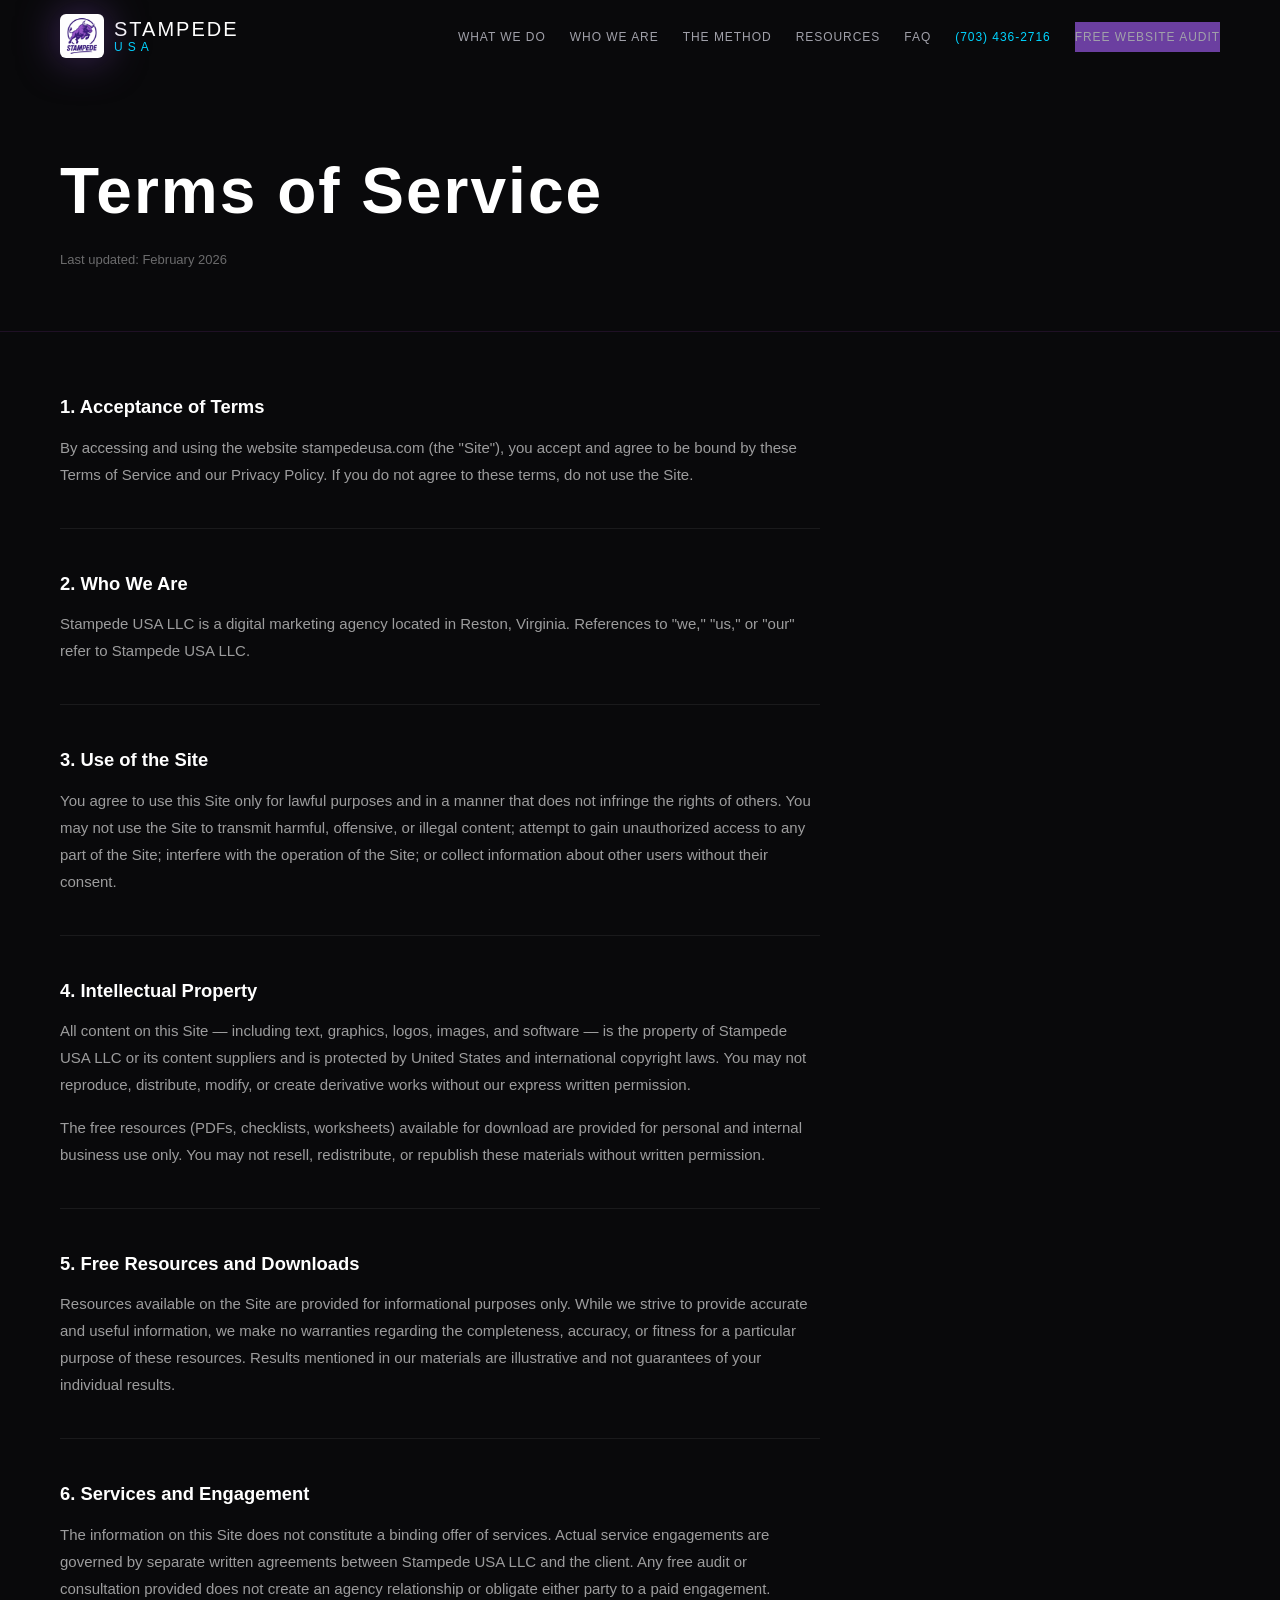
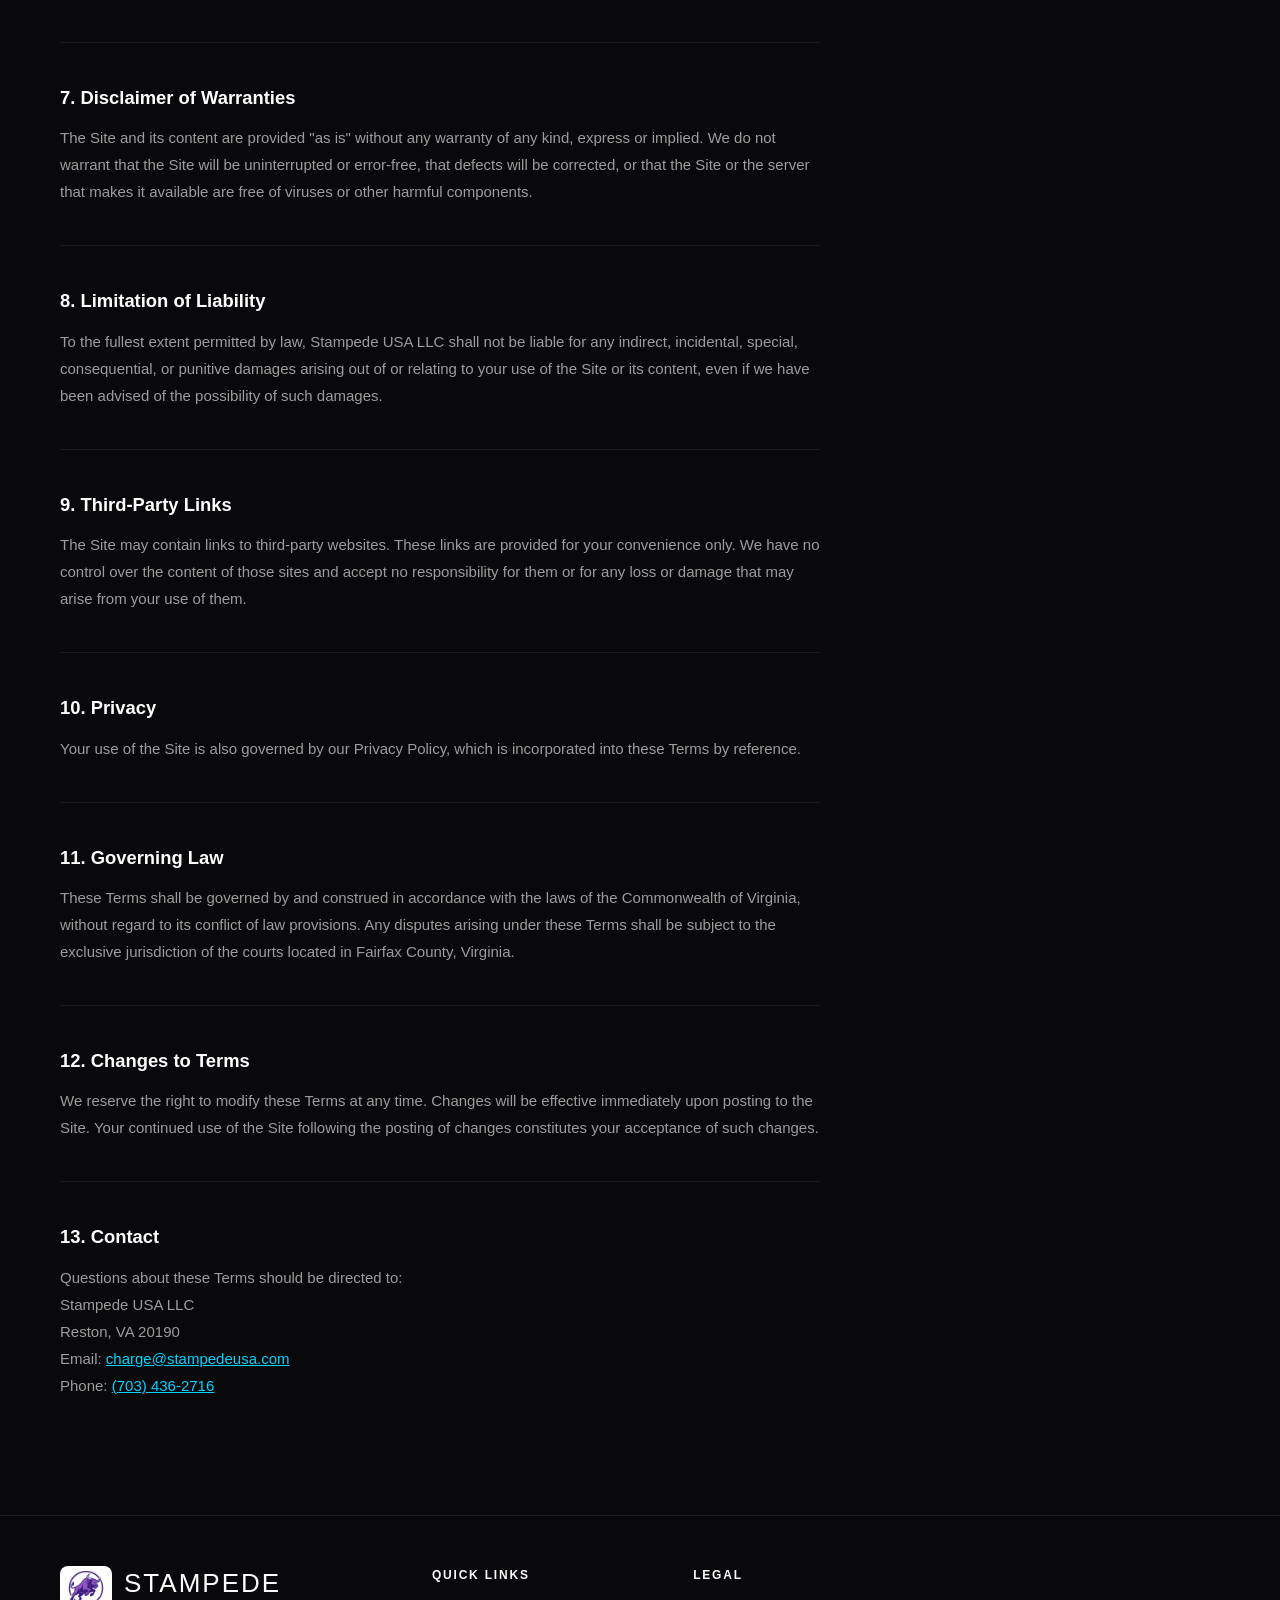
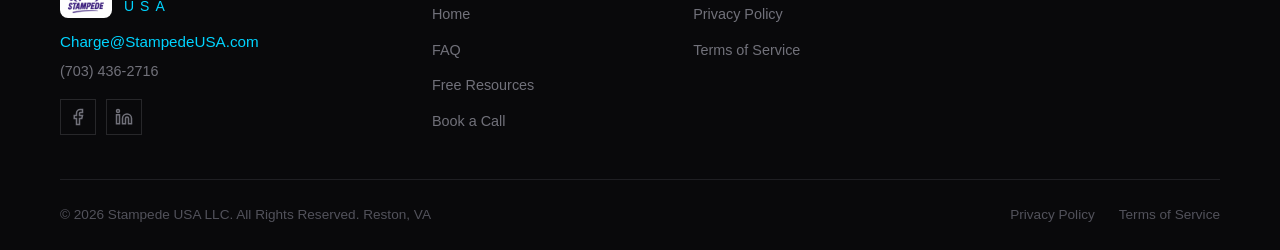
<file: stampede-usa-website/terms-of-service.html>
<!DOCTYPE html>
<html lang="en">
<head>
  <meta charset="UTF-8">
  <meta name="viewport" content="width=device-width, initial-scale=1.0">
  <title>Terms of Service | Stampede USA</title>
  <meta name="description" content="Terms of Service for Stampede USA LLC. Terms governing use of our website and services.">
  <meta name="robots" content="noindex, follow">
  <link rel="canonical" href="https://www.stampedeusa.com/terms-of-service.html">
  <link rel="icon" type="image/png" href="assets/images/favicon.png">
  <link rel="apple-touch-icon" href="assets/images/apple-touch-icon.png">
  <link rel="stylesheet" href="css/style.css">
  <link rel="stylesheet" href="css/pages.css">
  <script async src="https://www.googletagmanager.com/gtag/js?id=G-9PWD1RL4FX"></script>
  <script>window.dataLayer=window.dataLayer||[];function gtag(){dataLayer.push(arguments);}gtag('js',new Date());gtag('config','G-9PWD1RL4FX');</script>
</head>
<body>

<a href="#main-content" class="skip-nav">Skip to main content</a>

<!-- NAV -->
<nav id="stmp-nav" aria-label="Main navigation">
  <div class="stmp-nav-container">
    <a href="index.html" class="stmp-nav-logo" aria-label="Stampede USA — Home">
      <img src="assets/images/favicon.png" alt="Stampede USA" width="44" height="44" loading="eager" style="height:44px;width:auto;">
      <span class="stmp-nav-logo-text">STAMPEDE <span>USA</span></span>
    </a>
    <ul class="stmp-nav-links" role="list">
      <li><a href="index.html#stmp-services">What We Do</a></li>
      <li><a href="index.html#stmp-about">Who We Are</a></li>
      <li><a href="index.html#stmp-method">The Method</a></li>
      <li><a href="resources.html">Resources</a></li>
      <li><a href="faq.html">FAQ</a></li>
      <li><a href="tel:+17034362716" class="stmp-nav-phone">(703) 436-2716</a></li>
      <li><a href="#" class="stmp-nav-cta" id="navAuditBtn">Free Website Audit</a></li>
    </ul>
    <button class="stmp-nav-toggle" id="stmpNavToggle" aria-label="Open navigation menu" aria-expanded="false" aria-controls="stmp-mobile-menu">
      <span></span><span></span><span></span>
    </button>
  </div>
</nav>
<div id="stmp-mobile-menu" role="dialog" aria-modal="true" aria-label="Navigation menu">
  <button class="stmp-mobile-menu-close" id="stmpMobileClose" aria-label="Close">&times;</button>
  <ul class="stmp-mobile-menu-links" role="list">
    <li><a href="index.html#stmp-services">What We Do</a></li>
    <li><a href="index.html#stmp-about">Who We Are</a></li>
    <li><a href="index.html#stmp-method">The Method</a></li>
    <li><a href="resources.html">Resources</a></li>
    <li><a href="faq.html">FAQ</a></li>
    <li><a href="tel:+17034362716">(703) 436-2716</a></li>
    <li><a href="index.html#stmp-strategy">Contact Us</a></li>
  </ul>
  <div class="stmp-mobile-menu-cta"><a href="#" class="mobileAuditBtn">Free Website Audit</a></div>
</div>

<main id="main-content">
  <section class="legal-hero">
    <div class="stmp-container">
      <h1>Terms of Service</h1>
      <p class="legal-updated">Last updated: February 2026</p>
    </div>
  </section>

  <section class="legal-content">
    <div class="stmp-container">
      <div class="legal-body">

        <h2>1. Acceptance of Terms</h2>
        <p>By accessing and using the website stampedeusa.com (the "Site"), you accept and agree to be bound by these Terms of Service and our Privacy Policy. If you do not agree to these terms, do not use the Site.</p>

        <h2>2. Who We Are</h2>
        <p>Stampede USA LLC is a digital marketing agency located in Reston, Virginia. References to "we," "us," or "our" refer to Stampede USA LLC.</p>

        <h2>3. Use of the Site</h2>
        <p>You agree to use this Site only for lawful purposes and in a manner that does not infringe the rights of others. You may not use the Site to transmit harmful, offensive, or illegal content; attempt to gain unauthorized access to any part of the Site; interfere with the operation of the Site; or collect information about other users without their consent.</p>

        <h2>4. Intellectual Property</h2>
        <p>All content on this Site — including text, graphics, logos, images, and software — is the property of Stampede USA LLC or its content suppliers and is protected by United States and international copyright laws. You may not reproduce, distribute, modify, or create derivative works without our express written permission.</p>
        <p>The free resources (PDFs, checklists, worksheets) available for download are provided for personal and internal business use only. You may not resell, redistribute, or republish these materials without written permission.</p>

        <h2>5. Free Resources and Downloads</h2>
        <p>Resources available on the Site are provided for informational purposes only. While we strive to provide accurate and useful information, we make no warranties regarding the completeness, accuracy, or fitness for a particular purpose of these resources. Results mentioned in our materials are illustrative and not guarantees of your individual results.</p>

        <h2>6. Services and Engagement</h2>
        <p>The information on this Site does not constitute a binding offer of services. Actual service engagements are governed by separate written agreements between Stampede USA LLC and the client. Any free audit or consultation provided does not create an agency relationship or obligate either party to a paid engagement.</p>

        <h2>7. Disclaimer of Warranties</h2>
        <p>The Site and its content are provided "as is" without any warranty of any kind, express or implied. We do not warrant that the Site will be uninterrupted or error-free, that defects will be corrected, or that the Site or the server that makes it available are free of viruses or other harmful components.</p>

        <h2>8. Limitation of Liability</h2>
        <p>To the fullest extent permitted by law, Stampede USA LLC shall not be liable for any indirect, incidental, special, consequential, or punitive damages arising out of or relating to your use of the Site or its content, even if we have been advised of the possibility of such damages.</p>

        <h2>9. Third-Party Links</h2>
        <p>The Site may contain links to third-party websites. These links are provided for your convenience only. We have no control over the content of those sites and accept no responsibility for them or for any loss or damage that may arise from your use of them.</p>

        <h2>10. Privacy</h2>
        <p>Your use of the Site is also governed by our Privacy Policy, which is incorporated into these Terms by reference.</p>

        <h2>11. Governing Law</h2>
        <p>These Terms shall be governed by and construed in accordance with the laws of the Commonwealth of Virginia, without regard to its conflict of law provisions. Any disputes arising under these Terms shall be subject to the exclusive jurisdiction of the courts located in Fairfax County, Virginia.</p>

        <h2>12. Changes to Terms</h2>
        <p>We reserve the right to modify these Terms at any time. Changes will be effective immediately upon posting to the Site. Your continued use of the Site following the posting of changes constitutes your acceptance of such changes.</p>

        <h2>13. Contact</h2>
        <p>Questions about these Terms should be directed to:<br>
        Stampede USA LLC<br>
        Reston, VA 20190<br>
        Email: <a href="mailto:charge@stampedeusa.com">charge@stampedeusa.com</a><br>
        Phone: <a href="tel:+17034362716">(703) 436-2716</a></p>

      </div>
    </div>
  </section>
</main>

<!-- FOOTER -->
<footer id="stmp-footer">
  <div class="stmp-container">
    <div class="stmp-footer-top">
      <div class="stmp-footer-brand">
        <div class="stmp-footer-logo-lockup">
          <img src="assets/images/favicon.png" alt="Stampede USA" width="52" height="52" loading="lazy" style="height:52px;width:auto;">
          <span class="stmp-footer-logo-text">STAMPEDE <span>USA</span></span>
        </div>
        <a href="#" class="stmp-footer-email" id="stmp-footer-email-link"><span id="stmp-email-display"></span></a>
        <a href="tel:+17034362716" class="stmp-footer-phone">(703) 436-2716</a>
        <div class="stmp-footer-social">
          <a href="https://www.facebook.com/RunWithStampede" target="_blank" rel="noopener noreferrer" aria-label="Facebook">
            <svg width="18" height="18" viewBox="0 0 24 24" fill="none" stroke="currentColor" stroke-width="2"><path d="M18 2h-3a5 5 0 0 0-5 5v3H7v4h3v8h4v-8h3l1-4h-4V7a1 1 0 0 1 1-1h3z"/></svg>
          </a>
          <a href="https://www.linkedin.com/company/stampedeusa/" target="_blank" rel="noopener noreferrer" aria-label="LinkedIn">
            <svg width="18" height="18" viewBox="0 0 24 24" fill="none" stroke="currentColor" stroke-width="2"><path d="M16 8a6 6 0 0 1 6 6v7h-4v-7a2 2 0 0 0-2-2 2 2 0 0 0-2 2v7h-4v-7a6 6 0 0 1 6-6z"/><rect x="2" y="9" width="4" height="12"/><circle cx="4" cy="4" r="2"/></svg>
          </a>
        </div>
      </div>
      <div class="stmp-footer-column">
        <h3 class="stmp-footer-col-heading">Quick Links</h3>
        <ul role="list">
          <li><a href="index.html">Home</a></li>
          <li><a href="faq.html">FAQ</a></li>
          <li><a href="resources.html">Free Resources</a></li>
          <li><a href="index.html#stmp-strategy">Book a Call</a></li>
        </ul>
      </div>
      <div class="stmp-footer-column">
        <h3 class="stmp-footer-col-heading">Legal</h3>
        <ul role="list">
          <li><a href="privacy-policy.html">Privacy Policy</a></li>
          <li><a href="terms-of-service.html" aria-current="page">Terms of Service</a></li>
        </ul>
      </div>
    </div>
    <div class="stmp-footer-bottom">
      <p class="stmp-footer-copyright">&copy; 2026 Stampede USA LLC. All Rights Reserved. Reston, VA</p>
      <div class="stmp-footer-legal">
        <a href="privacy-policy.html">Privacy Policy</a>
        <a href="terms-of-service.html">Terms of Service</a>
      </div>
    </div>
  </div>
</footer>

<!-- AUDIT MODAL -->
<div id="stmp-audit-modal" role="dialog" aria-modal="true" aria-labelledby="modal-title" aria-hidden="true">
  <div class="stmp-modal-backdrop" id="modalBackdrop"></div>
  <div class="stmp-modal-box">
    <button class="stmp-modal-close" id="modalClose" aria-label="Close">&times;</button>
    <div id="modal-form-view">
      <div class="stmp-modal-header">
        <div class="stmp-modal-eyebrow">Free Website Audit</div>
        <h2 class="stmp-modal-title" id="modal-title">Send us your site.</h2>
        <p class="stmp-modal-sub">We'll tell you what's leaking revenue. No pitch deck, no buzzwords.</p>
      </div>
      <form id="auditForm" class="stmp-modal-form" novalidate>
        <div class="stmp-form-row">
          <div class="stmp-form-group"><label for="auditFirstName">First Name <span aria-hidden="true">*</span></label><input type="text" id="auditFirstName" name="firstName" required autocomplete="given-name" placeholder="Jane"></div>
          <div class="stmp-form-group"><label for="auditLastName">Last Name</label><input type="text" id="auditLastName" name="lastName" autocomplete="family-name" placeholder="Smith"></div>
        </div>
        <div class="stmp-form-group"><label for="auditEmail">Email <span aria-hidden="true">*</span></label><input type="email" id="auditEmail" name="email" required autocomplete="email" placeholder="jane@yourbusiness.com"></div>
        <div class="stmp-form-group"><label for="auditPhone">Phone</label><input type="tel" id="auditPhone" name="phone" autocomplete="tel" placeholder="(703) 555-0100"></div>
        <div class="stmp-form-group"><label for="auditWebsite">Website URL <span aria-hidden="true">*</span></label><input type="url" id="auditWebsite" name="website" required autocomplete="url" placeholder="https://yourbusiness.com"></div>
        <p class="stmp-form-privacy">We respect your privacy. <a href="privacy-policy.html">Privacy Policy</a></p>
        <button type="submit" class="stmp-form-submit" id="auditSubmitBtn">Request My Free Audit &rarr;</button>
      </form>
    </div>
    <div id="modal-success-view" hidden>
      <div class="stmp-modal-success">
        <div class="stmp-success-icon" aria-hidden="true">✓</div>
        <h3>Audit Request Received!</h3>
        <p>We'll reach out within <strong>2 business days</strong>.</p>
      </div>
    </div>
  </div>
</div>
<script src="js/main.js"></script>
</body>
</html>
</file>
<file: css/style.css>
/* ============================================================
   STAMPEDE USA — style.css
   Standalone version — GitHub/Netlify/Vercel deploy
   Extracted from Squarespace injection v6 + audit fixes applied
   
   Changes from Squarespace injection:
   - Removed all Squarespace-specific overrides (#header, .sqs-*, etc.)
   - Removed !important flags that existed only to fight Squarespace
   - Added .skip-nav (accessibility — audit fix)
   - Added .stmp-nav-phone (phone in nav — audit fix)
   - Added .stmp-service-card--featured (AI automation badge)
   - Added .stmp-iframe-placeholder (lazy iframe loading — audit fix)
   - Added .sr-only (screen reader only text — replaces inline style)
   - Added .stmp-modal-* (full modal styles extracted/cleaned)
   ============================================================ */

/* ─── RESET ──────────────────────────────────────────────── */
*,*::before,*::after{box-sizing:border-box;margin:0;padding:0}

/* ─── DESIGN TOKENS ──────────────────────────────────────── */
:root{
  --purple:#6B3FA0;
  --purple-light:#8B5CC2;
  --purple-dark:#4E2D75;
  --purple-glow:rgba(107,63,160,0.6);
  --cyan:#00D4FF;
  --cyan-glow:rgba(0,212,255,0.4);
  --cyan-subtle:rgba(0,212,255,0.15);
  --pink:#FF2D92;
  --pink-glow:rgba(255,45,146,0.5);
  --black:#09090B;
  --charcoal:#121214;
  --gray-900:#18181B;
  --gray-800:#1F1F23;
  --gray-700:#27272A;
  --gray-600:#3F3F46;
  --gray-500:#D4D4D8;  /* near white. ~12:1 on black. */
  --gray-400:#E4E4E7;  /* brighter. ~14:1 on black. */
  --gray-300:#F4F4F5;  /* brightest supporting text. ~16:1 on black. */
  --white:#FAFAFA;
  --gold:#F59E0B;
  --amber-glow:rgba(245,158,11,0.45);
  --amber-glow-strong:rgba(245,158,11,0.6);
  /* honeypot anti-spam field — hidden from humans, visible to bots */
  --font-display:'Oswald',sans-serif;
  --font-hero:'Bebas Neue',sans-serif;
  --font-body:'Source Sans 3',sans-serif;
  --section-padding:clamp(50px,8vw,80px);
  --container-width:1440px;  /* wider content area so sections feel less pinched on big screens */
  --container-padding:clamp(10px,1.5vw,20px);
  --ease-out-expo:cubic-bezier(0.16,1,0.3,1);
  --duration-fast:0.2s;
  --duration-normal:0.4s
}

/* ─── BASE ───────────────────────────────────────────────── */
html{scroll-behavior:smooth;scroll-padding-top:80px}
body{font-family:var(--font-body);background:var(--black);color:var(--white);line-height:1.6;overflow-x:hidden;-webkit-font-smoothing:antialiased}

::selection{background:var(--purple);color:var(--white)}
::-webkit-scrollbar{width:10px}
::-webkit-scrollbar-track{background:var(--black)}
::-webkit-scrollbar-thumb{background:var(--gray-700);border-radius:5px}
::-webkit-scrollbar-thumb:hover{background:var(--purple)}

/* ─── ACCESSIBILITY — AUDIT FIX ──────────────────────────── */
/* Screen reader only utility — replaces all inline position:absolute hacks */
.sr-only{position:absolute;width:1px;height:1px;padding:0;margin:-1px;overflow:hidden;clip:rect(0,0,0,0);white-space:nowrap;border:0}

/* Skip navigation — keyboard/screen reader users jump to content */
.skip-nav{position:absolute;top:-100%;left:0;background:var(--purple);color:var(--white);padding:12px 20px;font-family:var(--font-display);font-size:14px;font-weight:600;letter-spacing:0.08em;text-transform:uppercase;text-decoration:none;z-index:9999;transition:top 0.2s}
.skip-nav:focus{top:0}

/* ─── NAVIGATION ─────────────────────────────────────────── */
#stmp-nav{position:fixed;top:0;left:0;right:0;z-index:1000;padding:14px 0;transition:all var(--duration-normal);background:transparent}
#stmp-nav.scrolled{background:rgba(9,9,11,0.96);backdrop-filter:blur(20px);-webkit-backdrop-filter:blur(20px);border-bottom:1px solid rgba(0,212,255,0.2);padding:10px 0}
.stmp-nav-container{max-width:var(--container-width);margin:0 auto;padding:0 var(--container-padding);display:flex;align-items:center;justify-content:space-between}
.stmp-nav-logo{display:flex;align-items:center;text-decoration:none;transition:transform var(--duration-fast)}
.stmp-nav-logo:hover{transform:scale(1.02)}
.stmp-nav-logo img{height:40px;width:auto;filter:drop-shadow(0 0 20px var(--purple-glow))}
.stmp-nav-links{display:flex;align-items:center;gap:24px;list-style:none}
.stmp-nav-links a{font-family:var(--font-display);font-size:12px;font-weight:500;letter-spacing:0.08em;text-transform:uppercase;color:var(--gray-300);text-decoration:none;position:relative;padding:8px 0;transition:color var(--duration-fast)}
.stmp-nav-links a::after{content:'';position:absolute;bottom:0;left:0;width:0;height:2px;background:var(--cyan);transition:width var(--duration-normal)}
.stmp-nav-links a:hover{color:var(--white)}
.stmp-nav-links a:hover::after{width:100%}

/* AUDIT FIX: Phone number in nav — no underline animation, tel: style */
.stmp-nav-phone{color:var(--cyan) !important}
.stmp-nav-phone::after{display:none !important}
.stmp-nav-phone:hover{color:var(--gold) !important}

.stmp-nav-cta{background:var(--purple);color:var(--white);padding:10px 20px;font-size:11px;transition:background var(--duration-fast)}
.stmp-nav-cta:hover{background:var(--gold);color:var(--black)}
.stmp-nav-cta::after{display:none}
.stmp-nav-toggle{display:none;flex-direction:column;gap:5px;cursor:pointer;padding:10px;z-index:1001;background:none;border:none}
.stmp-nav-toggle span{width:24px;height:2px;background:var(--white);transition:all var(--duration-fast);display:block}

/* ─── MOBILE MENU ────────────────────────────────────────── */
#stmp-mobile-menu{position:fixed;top:0;left:0;right:0;bottom:0;background:rgba(9,9,11,0.98);backdrop-filter:blur(20px);-webkit-backdrop-filter:blur(20px);z-index:999;display:flex;flex-direction:column;align-items:center;justify-content:center;opacity:0;visibility:hidden;transition:all var(--duration-normal)}
#stmp-mobile-menu.open{opacity:1;visibility:visible}
.stmp-mobile-menu-links{list-style:none;text-align:center}
.stmp-mobile-menu-links li{margin:14px 0}
.stmp-mobile-menu-links a{font-family:var(--font-hero);font-size:1.8rem;text-transform:uppercase;color:var(--white);text-decoration:none;transition:color var(--duration-fast)}
.stmp-mobile-menu-links a:hover{color:var(--cyan)}
.stmp-mobile-menu-cta{margin-top:24px}
.stmp-mobile-menu-cta a{background:var(--purple);color:var(--white);padding:14px 28px;font-family:var(--font-display);font-size:13px;font-weight:600;letter-spacing:0.1em;text-transform:uppercase;text-decoration:none}
.stmp-mobile-menu-close{position:absolute;top:16px;right:16px;background:none;border:none;color:var(--white);font-size:2rem;cursor:pointer}

/* ─── HERO ───────────────────────────────────────────────── */
#stmp-hero{min-height:calc(100vh - 70px);display:flex;align-items:center;position:relative;overflow:hidden;padding:70px 0 30px;background:var(--black)}
.stmp-hero-grid{position:absolute;inset:0;background-image:linear-gradient(rgba(0,212,255,0.03) 1px,transparent 1px),linear-gradient(90deg,rgba(0,212,255,0.03) 1px,transparent 1px);background-size:80px 80px;mask-image:radial-gradient(ellipse 80% 80% at 50% 50%,black 20%,transparent 70%);animation:gridShift 20s linear infinite}
@keyframes gridShift{0%{transform:translate(0,0)}100%{transform:translate(80px,80px)}}
.stmp-hero-orb{position:absolute;border-radius:50%;filter:blur(80px);opacity:0.5;animation:orbFloat 15s ease-in-out infinite;will-change:transform}
.stmp-hero-orb-1{width:450px;height:450px;background:var(--purple-dark);top:-100px;left:-100px}
.stmp-hero-orb-2{width:300px;height:300px;background:var(--purple);bottom:-60px;right:-60px;animation-delay:-5s}
.stmp-hero-orb-3{width:200px;height:200px;background:var(--cyan);top:35%;right:12%;opacity:0.12;animation-delay:-10s}
@keyframes orbFloat{0%,100%{transform:translate(0,0) scale(1)}33%{transform:translate(30px,-30px) scale(1.05)}66%{transform:translate(-20px,20px) scale(0.95)}}
.stmp-hero-container{max-width:var(--container-width);margin:0 auto;padding:0 var(--container-padding);display:grid;grid-template-columns:1.7fr 1fr;gap:24px;align-items:center;position:relative;z-index:1}
.stmp-hero-content{max-width:none}
.stmp-hero-kicker{display:inline-flex;align-items:center;gap:10px;font-family:var(--font-display);font-size:12px;font-weight:600;letter-spacing:0.2em;text-transform:uppercase;color:var(--cyan);margin-bottom:16px;opacity:0;transform:translateY(20px);animation:stmpFadeUp 0.8s var(--ease-out-expo) 0.3s forwards}
.stmp-hero-kicker::before,.stmp-hero-kicker::after{content:'';width:35px;height:2px;background:var(--cyan)}
.stmp-hero-headline{font-family:var(--font-hero);font-size:clamp(2.8rem,6.5vw,5.5rem);line-height:0.95;letter-spacing:0.02em;text-transform:uppercase;margin-bottom:18px;color:var(--white);text-shadow:0 2px 30px rgba(0,0,0,0.5);opacity:0;transform:translateY(30px);animation:stmpFadeUp 0.8s var(--ease-out-expo) 0.5s forwards}
.stmp-hero-headline span{display:block}
.stmp-hero-sub{font-size:clamp(0.95rem,1.3vw,1.1rem);color:var(--gray-300);line-height:1.65;margin-bottom:14px;max-width:500px;opacity:0;transform:translateY(30px);animation:stmpFadeUp 0.8s var(--ease-out-expo) 0.7s forwards}
.stmp-hero-tagline{font-family:var(--font-display);font-size:clamp(0.9rem,1.2vw,1.05rem);font-weight:500;font-style:italic;letter-spacing:0.04em;color:var(--cyan);margin-bottom:18px;opacity:0;transform:translateY(30px);animation:stmpFadeUp 0.8s var(--ease-out-expo) 0.85s forwards;text-shadow:0 0 30px var(--cyan-glow)}
.stmp-hero-proof{display:flex;align-items:center;gap:20px;margin-bottom:24px;opacity:0;transform:translateY(30px);animation:stmpFadeUp 0.8s var(--ease-out-expo) 0.95s forwards;flex-wrap:wrap}
.stmp-hero-proof-item{display:flex;align-items:center;gap:6px;font-family:var(--font-display);font-size:11px;font-weight:600;letter-spacing:0.08em;text-transform:uppercase;color:var(--gray-400)}
.stmp-hero-proof-item strong{color:var(--cyan);font-size:13px}
.stmp-hero-proof-divider{width:1px;height:14px;background:var(--gray-700)}
.stmp-hero-buttons{display:flex;gap:12px;flex-wrap:wrap;opacity:0;transform:translateY(30px);animation:stmpFadeUp 0.8s var(--ease-out-expo) 1.05s forwards}
.stmp-hero-visual{position:relative;display:flex;align-items:center;justify-content:center;opacity:0;transform:translateX(50px);animation:stmpFadeLeft 1s var(--ease-out-expo) 0.8s forwards}
.stmp-hero-bull{max-width:460px;width:100%;height:auto;position:relative;z-index:2;filter:drop-shadow(0 0 50px var(--purple-glow));animation:bullBreath 4s ease-in-out infinite}
@keyframes bullBreath{0%,100%{transform:scale(1) translateY(0)}50%{transform:scale(1.02) translateY(-6px)}}
.stmp-hero-ring{position:absolute;width:340px;height:340px;border:2px solid var(--cyan);border-radius:50%;opacity:0.2;animation:ringPulse 3s ease-in-out infinite}
.stmp-hero-ring-2{width:420px;height:420px;border-color:var(--purple);animation-delay:-1s;opacity:0.1}
@media (max-width:640px){.stmp-hero-ring,.stmp-hero-ring-2{display:none}}
@keyframes ringPulse{0%,100%{transform:scale(1);opacity:0.2}50%{transform:scale(1.05);opacity:0.35}}
@keyframes stmpFadeUp{to{opacity:1;transform:translateY(0)}}
@keyframes stmpFadeLeft{to{opacity:1;transform:translateX(0)}}
.stmp-hero-scroll{position:absolute;bottom:15px;left:50%;transform:translateX(-50%);display:flex;flex-direction:column;align-items:center;gap:6px;opacity:0;animation:stmpFadeUp 0.8s var(--ease-out-expo) 1.4s forwards;z-index:10}
.stmp-hero-scroll span{font-family:var(--font-display);font-size:9px;letter-spacing:0.2em;text-transform:uppercase;color:var(--gray-500)}
.stmp-scroll-line{width:1px;height:40px;background:linear-gradient(to bottom,var(--cyan),transparent);position:relative;overflow:hidden}
.stmp-scroll-line::after{content:'';position:absolute;top:-100%;left:0;width:100%;height:50%;background:var(--white);animation:scrollDown 2s ease-in-out infinite}
@keyframes scrollDown{0%{top:-50%}100%{top:150%}}

/* ─── BUTTONS ────────────────────────────────────────────── */
.stmp-btn{font-family:var(--font-display);font-size:12px;font-weight:600;letter-spacing:0.1em;text-transform:uppercase;text-decoration:none;padding:14px 24px;display:inline-flex;align-items:center;gap:8px;cursor:pointer;border:none;transition:all var(--duration-fast)}
.stmp-btn-primary{background:var(--purple);color:var(--white);box-shadow:0 4px 30px var(--amber-glow)}
.stmp-btn-primary:hover{background:var(--gold);color:var(--black);transform:translateY(-3px);box-shadow:0 8px 40px var(--amber-glow-strong)}
.stmp-btn-secondary{background:transparent;color:var(--white);border:2px solid var(--gray-600)}
.stmp-btn-secondary:hover{border-color:var(--cyan);color:var(--cyan)}
.stmp-btn-arrow{transition:transform var(--duration-fast)}
.stmp-btn:hover .stmp-btn-arrow{transform:translateX(5px)}

/* ─── SECTIONS COMMON ────────────────────────────────────── */
.stmp-section{padding:var(--section-padding) 0;position:relative}
.stmp-container{max-width:var(--container-width);margin:0 auto;padding:0 var(--container-padding)}
.stmp-section-header{text-align:center;max-width:800px;margin:0 auto 50px}
.stmp-section-tag{display:inline-flex;align-items:center;gap:12px;font-family:var(--font-display);font-size:13px;font-weight:600;letter-spacing:0.2em;text-transform:uppercase;color:var(--cyan);margin-bottom:14px}
.stmp-section-tag::before,.stmp-section-tag::after{content:'';width:30px;height:1px;background:var(--cyan)}
.stmp-section-title{font-family:var(--font-hero);font-size:clamp(2.5rem,5vw,4rem);line-height:1;text-transform:uppercase;letter-spacing:0.02em;margin-bottom:16px;color:var(--white)}
.stmp-section-sub{font-size:1.1rem;color:var(--gray-300);line-height:1.7}

/* ─── MARQUEE ────────────────────────────────────────────── */
#stmp-marquee{background:var(--charcoal);border-top:1px solid var(--gray-800);border-bottom:1px solid var(--gray-800);padding:22px 0;overflow:hidden;max-width:var(--container-width);margin:0 auto}
.stmp-marquee-track{display:flex;animation:stmpMarquee 40s linear infinite}
.stmp-marquee-content{display:flex;gap:50px;padding:0 25px;flex-shrink:0}
.stmp-marquee-item{display:flex;align-items:center;gap:12px;white-space:nowrap}
.stmp-marquee-item .number{font-family:var(--font-hero);font-size:2rem;color:var(--cyan);line-height:1}
.stmp-marquee-item .label{font-family:var(--font-display);font-size:10px;font-weight:500;letter-spacing:0.1em;text-transform:uppercase;color:var(--gray-400);max-width:90px;line-height:1.3}
.stmp-marquee-divider{width:5px;height:5px;background:var(--purple);transform:rotate(45deg);flex-shrink:0}
@keyframes stmpMarquee{0%{transform:translateX(0)}100%{transform:translateX(-50%)}}

/* ─── SERVICES ───────────────────────────────────────────── */
#stmp-services{background:var(--black)}
.stmp-services-grid{display:grid;grid-template-columns:repeat(4,1fr);gap:24px}
.stmp-service-card{background:var(--charcoal);padding:32px 22px;text-align:center;position:relative;overflow:hidden;transition:all var(--duration-normal);border:1px solid var(--gray-800);box-shadow:0 0 20px var(--cyan-glow),inset 0 0 0 1px rgba(0,212,255,0.1)}
.stmp-service-card::before{content:'';position:absolute;top:0;left:0;width:100%;height:4px;background:var(--cyan);transform:scaleX(0);transform-origin:left;transition:transform var(--duration-normal)}
.stmp-service-card:hover{background:var(--gray-900);transform:translateY(-8px);z-index:2;box-shadow:0 0 40px var(--purple-glow),0 25px 50px rgba(0,0,0,0.5);border-color:var(--purple)}
.stmp-service-card:hover::before{transform:scaleX(1);background:var(--purple)}

/* AUDIT FIX: Featured card for AI Automation (position 2) */
.stmp-service-card--featured{border-color:var(--purple);box-shadow:0 0 30px var(--purple-glow),inset 0 0 0 1px rgba(107,63,160,0.2)}
.stmp-service-card--featured::before{background:var(--purple);transform:scaleX(1)}
.stmp-service-featured-badge{position:absolute;top:12px;right:12px;background:var(--purple);color:var(--white);font-family:var(--font-display);font-size:9px;font-weight:600;letter-spacing:0.12em;text-transform:uppercase;padding:4px 10px}

.stmp-service-icon{width:50px;height:50px;display:flex;align-items:center;justify-content:center;margin:0 auto 16px;color:var(--cyan);transition:color var(--duration-fast)}
.stmp-service-card:hover .stmp-service-icon{color:var(--purple-light)}
.stmp-service-icon svg{width:30px;height:30px;stroke-width:1.5}
.stmp-service-title{font-family:var(--font-display);font-size:1.1rem;font-weight:600;letter-spacing:0.05em;text-transform:uppercase;margin-bottom:10px;color:var(--white)}
.stmp-service-hook{font-size:0.9rem;font-weight:600;color:var(--cyan);margin-bottom:8px;font-style:italic;transition:color var(--duration-fast)}
.stmp-service-card:hover .stmp-service-hook{color:var(--purple-light)}
.stmp-service-desc{font-size:0.85rem;color:var(--gray-400);line-height:1.55}

/* ─── STRATEGY CALL ──────────────────────────────────────── */
#stmp-strategy{background:linear-gradient(180deg,var(--black) 0%,var(--charcoal) 100%)}
.stmp-strategy-layout{display:grid;grid-template-columns:1fr 1.2fr;gap:50px;align-items:start}
.stmp-strategy-content{padding-right:20px}
.stmp-strategy-tag{font-family:var(--font-display);font-size:13px;font-weight:600;letter-spacing:0.2em;text-transform:uppercase;color:var(--cyan);margin-bottom:16px;display:flex;align-items:center;gap:12px}
.stmp-strategy-tag::before,.stmp-strategy-tag::after{content:'';width:40px;height:1px;background:var(--cyan)}
.stmp-strategy-title{font-family:var(--font-hero);font-size:clamp(2.2rem,4vw,3.2rem);line-height:1;text-transform:uppercase;margin-bottom:20px;color:var(--white)}
.stmp-strategy-subtitle{font-family:var(--font-display);font-size:1.1rem;color:var(--cyan);margin-bottom:16px;font-style:italic}
.stmp-strategy-text{color:var(--gray-300);line-height:1.7;margin-bottom:24px;font-size:1rem}
.stmp-strategy-list{list-style:none;margin-bottom:20px}
.stmp-list-heading{font-family:var(--font-display);font-size:14px;font-weight:600;letter-spacing:0.1em;text-transform:uppercase;color:var(--white);margin-bottom:14px;padding-bottom:10px;border-bottom:1px solid var(--gray-700)}
.stmp-strategy-list li{display:flex;align-items:flex-start;gap:10px;padding:8px 0;color:var(--gray-300);font-size:0.95rem}
.stmp-strategy-list .icon{color:var(--cyan);flex-shrink:0;margin-top:2px}
/* Iframe placeholder — shown while lazy map iframe loads */
.stmp-iframe-placeholder{display:flex;align-items:center;justify-content:center;min-height:400px;background:var(--gray-900);border:1px solid var(--gray-700)}
.stmp-iframe-placeholder-inner{text-align:center;color:var(--gray-500)}
.stmp-iframe-placeholder-inner svg{margin-bottom:12px;opacity:0.5}
.stmp-iframe-placeholder-inner p{font-family:var(--font-display);font-size:13px;letter-spacing:0.1em;text-transform:uppercase}
.stmp-map-placeholder{min-height:300px}

/* ─── ABOUT ──────────────────────────────────────────────── */
#stmp-about{background:var(--charcoal);overflow:hidden}
.stmp-about-layout{display:grid;grid-template-columns:1fr 1.2fr;gap:60px;align-items:center}
.stmp-about-image-wrapper{position:relative;border:1px solid var(--gray-700);padding:16px;background:var(--gray-900);box-shadow:0 0 30px var(--cyan-glow);transition:box-shadow var(--duration-normal);max-width:100%}
.stmp-about-image-wrapper:hover{box-shadow:0 0 50px var(--purple-glow)}
.stmp-about-image-wrapper img{width:100%;display:block;height:auto}
.stmp-about-content{max-width:540px}
.stmp-about-tag{font-family:var(--font-display);font-size:13px;font-weight:600;letter-spacing:0.2em;text-transform:uppercase;color:var(--cyan);margin-bottom:16px;display:flex;align-items:center;gap:12px}
.stmp-about-tag::before,.stmp-about-tag::after{content:'';width:40px;height:1px;background:var(--cyan)}
.stmp-about-title{font-family:var(--font-hero);font-size:clamp(2.5rem,4.5vw,3.5rem);line-height:1;text-transform:uppercase;margin-bottom:14px;color:var(--white)}
.stmp-about-creed{font-family:var(--font-display);font-size:1.4rem;font-weight:500;color:var(--cyan);font-style:italic;margin-bottom:24px}
.stmp-about-text{color:var(--gray-300);line-height:1.8;margin-bottom:28px;font-size:1.05rem}
.stmp-about-list{list-style:none;margin-bottom:32px}
.stmp-about-list li{display:flex;align-items:flex-start;gap:12px;padding:12px 0;border-bottom:1px solid var(--gray-800);color:var(--gray-300);line-height:1.6;font-size:1rem}
.stmp-about-list li:last-child{border-bottom:none}
.stmp-about-list .check{color:var(--cyan);flex-shrink:0;margin-top:2px}

/* ─── METHOD ─────────────────────────────────────────────── */
#stmp-method{background:linear-gradient(180deg,var(--charcoal) 0%,var(--black) 100%);position:relative;overflow:hidden}
.stmp-method-bg-text{position:absolute;top:62%;left:50%;transform:translate(-50%,-50%);font-family:var(--font-hero);font-size:clamp(120px,22vw,320px);color:transparent;-webkit-text-stroke:3px var(--pink);white-space:nowrap;pointer-events:none;user-select:none;z-index:0;opacity:0.7;filter:drop-shadow(0 0 30px var(--pink-glow))}
.stmp-method-grid{display:grid;grid-template-columns:repeat(3,1fr);gap:28px;position:relative;z-index:1}
.stmp-method-card{text-align:center;padding:44px 30px;background:linear-gradient(180deg,rgba(18,18,20,0.9) 0%,rgba(18,18,20,0.6) 100%);border:1px solid var(--gray-700);transition:all var(--duration-normal);box-shadow:0 0 25px var(--cyan-glow)}
.stmp-method-card:hover{border-color:var(--purple);transform:translateY(-8px);box-shadow:0 0 40px var(--purple-glow),0 20px 40px rgba(0,0,0,0.4)}
.stmp-method-number{font-family:var(--font-hero);font-size:4.5rem;color:var(--cyan);line-height:1;margin-bottom:8px;transition:color var(--duration-fast)}
.stmp-method-card:hover .stmp-method-number{color:var(--purple-light)}
.stmp-method-title{font-family:var(--font-hero);font-size:2.2rem;text-transform:uppercase;margin-bottom:14px;color:var(--white)}
.stmp-method-desc{color:var(--gray-300);line-height:1.7;font-size:1rem}

/* ─── AUDIT CTA SECTION ──────────────────────────────────── */
#stmp-results{background:var(--black);padding:var(--section-padding) 0;overflow:hidden}

/* ─── AUDIT CTA INLINE ───────────────────────────────────── */
.stmp-audit-inline{margin-top:50px;padding:40px;background:var(--gray-900);border:1px solid var(--gray-700);text-align:center;position:relative;box-shadow:0 0 30px var(--purple-glow)}
.stmp-audit-inline::before{content:'';position:absolute;top:0;left:0;right:0;height:3px;background:linear-gradient(90deg,var(--cyan),var(--purple),var(--cyan))}
.stmp-audit-inline-title{font-family:var(--font-hero);font-size:clamp(1.8rem,3vw,2.5rem);text-transform:uppercase;margin-bottom:12px;color:var(--white)}
.stmp-audit-inline-sub{font-size:1.05rem;color:var(--gray-300);margin-bottom:24px}
.stmp-audit-features{display:flex;justify-content:center;gap:30px;margin-bottom:24px;flex-wrap:wrap}
.stmp-audit-feature{display:flex;align-items:center;gap:8px;font-family:var(--font-display);font-size:13px;font-weight:500;letter-spacing:0.05em;text-transform:uppercase;color:var(--white)}
.stmp-audit-feature svg{color:var(--cyan)}
.stmp-btn-audit{background:var(--purple);color:var(--white);font-size:14px;padding:18px 36px;box-shadow:0 4px 30px var(--amber-glow)}
.stmp-btn-audit:hover{background:var(--gold);color:var(--black);transform:translateY(-3px);box-shadow:0 8px 40px var(--amber-glow-strong)}

/* ─── MAP ────────────────────────────────────────────────── */
#stmp-map{background:var(--charcoal);padding:var(--section-padding) 0;border-top:1px solid var(--gray-800)}
.stmp-map-wrapper{border:1px solid var(--gray-700);overflow:hidden;box-shadow:0 0 30px var(--cyan-glow);max-width:900px;margin:0 auto}
.stmp-map-wrapper iframe{width:100%;height:300px;border:none;display:block}

/* ─── FOOTER ─────────────────────────────────────────────── */
#stmp-footer{background:var(--black);border-top:1px solid var(--gray-800);padding:50px 0 24px}
.stmp-footer-top{display:grid;grid-template-columns:1.5fr 1fr 1fr 1.2fr;gap:40px;margin-bottom:36px}
.stmp-footer-brand{display:flex;flex-direction:column;align-items:flex-start}
.stmp-footer-brand-logo{height:50px;width:auto;max-width:100%;margin-bottom:6px;filter:drop-shadow(0 0 20px var(--purple-glow))}
.stmp-footer-tagline-img{height:auto;width:auto;max-width:220px;max-height:60px;margin-bottom:14px}
.stmp-footer-email{color:var(--cyan);text-decoration:none;font-size:0.95rem;transition:color var(--duration-fast)}
.stmp-footer-email:hover{color:var(--purple-light)}
.stmp-footer-phone{display:block;color:var(--gray-400);font-size:0.9rem;margin-top:6px;text-decoration:none}
.stmp-footer-phone:hover{color:var(--cyan)}
.stmp-footer-social{display:flex;gap:10px;margin-top:16px}
.stmp-footer-social a{width:36px;height:36px;display:flex;align-items:center;justify-content:center;border:1px solid var(--gray-700);color:var(--gray-400);transition:all var(--duration-fast)}
.stmp-footer-social a:hover{border-color:var(--cyan);color:var(--cyan);transform:translateY(-3px);box-shadow:0 0 15px var(--cyan-glow)}
.stmp-footer-column h3,.stmp-footer-col-heading{font-family:var(--font-display);font-size:12px;font-weight:600;letter-spacing:0.15em;text-transform:uppercase;color:var(--white);margin-bottom:16px}
.stmp-footer-column ul{list-style:none}
.stmp-footer-column li{margin-bottom:10px}
.stmp-footer-column a{color:var(--gray-400);text-decoration:none;transition:color var(--duration-fast);font-size:0.9rem}
.stmp-footer-column a:hover{color:var(--cyan)}
.stmp-footer-newsletter p{color:var(--gray-400);margin-bottom:14px;font-size:0.9rem}
.stmp-newsletter-form{display:flex;gap:8px}
.stmp-newsletter-form input{flex:1;background:var(--charcoal);border:1px solid var(--gray-700);color:var(--white);padding:10px 14px;font-family:var(--font-body);font-size:0.9rem}
.stmp-newsletter-form input:focus{outline:none;border-color:var(--cyan);box-shadow:0 0 15px var(--cyan-glow)}
.stmp-newsletter-form button{background:var(--purple);color:var(--white);border:none;padding:10px 18px;font-family:var(--font-display);font-weight:600;font-size:12px;letter-spacing:0.1em;text-transform:uppercase;cursor:pointer;transition:all var(--duration-fast)}
.stmp-newsletter-form button:hover{background:var(--gold);color:var(--black)}
.stmp-footer-bottom{padding-top:24px;border-top:1px solid var(--gray-800);display:flex;justify-content:space-between;align-items:center;flex-wrap:wrap;gap:16px}
.stmp-footer-copyright{color:var(--gray-500);font-size:0.85rem}
.stmp-footer-legal{display:flex;gap:24px}
.stmp-footer-legal a{color:var(--gray-500);font-size:0.85rem;text-decoration:none}
.stmp-footer-legal a:hover{color:var(--cyan)}

/* ─── STICKY BAR ─────────────────────────────────────────── */
#stmp-sticky-bar{position:fixed;bottom:20px;left:50%;transform:translateX(-50%) translateY(100px);z-index:999;display:flex;align-items:center;gap:6px;padding:10px 14px;background:rgba(9,9,11,0.98);backdrop-filter:blur(24px);-webkit-backdrop-filter:blur(24px);border:1px solid var(--gold);border-radius:100px;box-shadow:0 0 40px var(--amber-glow-strong),0 20px 60px rgba(0,0,0,0.6);opacity:0;visibility:hidden;transition:all var(--duration-normal)}
#stmp-sticky-bar.visible{transform:translateX(-50%) translateY(0);opacity:1;visibility:visible}
#stmp-sticky-bar a{font-family:var(--font-display);font-size:12px;font-weight:600;letter-spacing:0.08em;text-transform:uppercase;text-decoration:none;color:var(--white);padding:10px 16px;border-radius:50px;transition:all var(--duration-fast);white-space:nowrap}
#stmp-sticky-bar a:hover{color:var(--gold);background:rgba(245,158,11,0.12)}
#stmp-sticky-bar a.stmp-sticky-cta{background:var(--gold);color:var(--black);padding:12px 22px;font-weight:700;box-shadow:0 0 20px var(--amber-glow)}
#stmp-sticky-bar a.stmp-sticky-cta:hover{background:var(--white);color:var(--black);box-shadow:0 0 30px var(--amber-glow-strong)}

/* INDUSTRIES WE WORK WITH — pill-chip flow, horizontal icon + label pairs */
.stmp-industries-section{padding:clamp(40px,6vw,70px) 0;background:var(--charcoal);border-top:1px solid var(--gray-800);border-bottom:1px solid var(--gray-800);position:relative;overflow:hidden}
.stmp-industries-section::before{content:"";position:absolute;top:-60px;left:50%;transform:translateX(-50%);width:500px;height:200px;background:radial-gradient(ellipse,var(--amber-glow),transparent 70%);opacity:0.3;pointer-events:none}
.stmp-industries-head{text-align:center;max-width:800px;margin:0 auto 36px;position:relative;z-index:1}
.stmp-industries-title{font-family:var(--font-hero);font-size:clamp(1.6rem,3.2vw,2.4rem);color:var(--white);line-height:1.1;letter-spacing:0.02em;margin:8px 0 10px;text-transform:uppercase}
.stmp-industries-sub{color:var(--gray-300);font-size:1rem;line-height:1.55}
.stmp-industries-grid{display:flex;flex-wrap:wrap;justify-content:center;gap:12px;position:relative;z-index:1;max-width:960px;margin:0 auto}
.stmp-industry-tile{display:inline-flex;align-items:center;gap:12px;padding:14px 22px 14px 18px;background:var(--gray-900);border:1.5px solid var(--gray-700);border-radius:100px;transition:all var(--duration-fast);cursor:default}
.stmp-industry-tile:hover{border-color:var(--gold);background:rgba(245,158,11,0.1);transform:translateY(-2px);box-shadow:0 0 20px var(--amber-glow)}
.stmp-industry-tile svg{width:22px;height:22px;color:var(--cyan);flex-shrink:0;transition:color var(--duration-fast)}
.stmp-industry-tile:hover svg{color:var(--gold)}
.stmp-industry-tile span{font-family:var(--font-display);font-size:0.88rem;font-weight:600;color:var(--white);letter-spacing:0.04em;white-space:nowrap}
@media (max-width:600px){
  .stmp-industries-grid{gap:8px}
  .stmp-industry-tile{padding:12px 18px 12px 14px;gap:10px}
  .stmp-industry-tile span{font-size:0.8rem}
  .stmp-industry-tile svg{width:18px;height:18px}
}

/* MOBILE FLOATING BAR — Call + Text + Free Audit, always visible on mobile */
#stmp-mobile-bar{position:fixed;bottom:0;left:0;right:0;z-index:998;display:none;background:rgba(9,9,11,0.98);backdrop-filter:blur(20px);-webkit-backdrop-filter:blur(20px);border-top:1px solid var(--gold);box-shadow:0 -4px 20px var(--amber-glow);padding:8px 6px;gap:6px}
.stmp-mobile-bar-btn{flex:1;display:flex;flex-direction:column;align-items:center;justify-content:center;gap:4px;padding:10px 6px;font-family:var(--font-display);font-size:10px;font-weight:600;letter-spacing:0.08em;text-transform:uppercase;color:var(--white);text-decoration:none;border-radius:4px;transition:all var(--duration-fast);min-height:56px}
.stmp-mobile-bar-btn:hover,.stmp-mobile-bar-btn:focus{color:var(--gold)}
.stmp-mobile-bar-btn svg{flex-shrink:0}
.stmp-mobile-bar-btn--cta{background:var(--gold);color:var(--black);box-shadow:0 0 14px var(--amber-glow)}
.stmp-mobile-bar-btn--cta:hover,.stmp-mobile-bar-btn--cta:focus{background:var(--white);color:var(--black)}
@media (max-width:768px){
  #stmp-mobile-bar{display:flex}
  #stmp-sticky-bar{display:none !important}
  body{padding-bottom:72px}
}

/* ─── MODAL ──────────────────────────────────────────────── */
#stmp-audit-modal{position:fixed;inset:0;z-index:2000;display:flex;align-items:center;justify-content:center;padding:20px;opacity:0;visibility:hidden;transition:all var(--duration-normal)}
#stmp-audit-modal.open{opacity:1;visibility:visible}
.stmp-modal-backdrop{position:absolute;inset:0;background:rgba(9,9,11,0.9);backdrop-filter:blur(8px);-webkit-backdrop-filter:blur(8px);cursor:pointer}
.stmp-modal-box{position:relative;z-index:1;background:var(--gray-900);border:1px solid var(--gray-700);max-width:600px;width:100%;max-height:90vh;overflow-y:auto;box-shadow:0 0 60px var(--purple-glow),0 40px 80px rgba(0,0,0,0.7);animation:modalSlideUp 0.4s var(--ease-out-expo)}
@keyframes modalSlideUp{from{transform:translateY(40px);opacity:0}to{transform:translateY(0);opacity:1}}
.stmp-modal-close{position:absolute;top:16px;right:16px;background:none;border:1px solid var(--gray-700);color:var(--gray-400);width:36px;height:36px;font-size:20px;cursor:pointer;display:flex;align-items:center;justify-content:center;transition:all var(--duration-fast);z-index:2}
.stmp-modal-close:hover{background:var(--gray-800);color:var(--white)}
.stmp-modal-header{padding:40px 40px 24px;border-bottom:1px solid var(--gray-800)}
.stmp-modal-eyebrow{font-family:var(--font-display);font-size:11px;font-weight:600;letter-spacing:0.2em;text-transform:uppercase;color:var(--cyan);margin-bottom:8px}
.stmp-modal-title{font-family:var(--font-hero);font-size:2rem;text-transform:uppercase;margin-bottom:8px;color:var(--white)}
.stmp-modal-sub{color:var(--gray-400);font-size:0.9rem}
.stmp-modal-form{padding:28px 40px 40px}
.stmp-form-row{display:grid;grid-template-columns:1fr 1fr;gap:16px}
.stmp-form-group{margin-bottom:16px}
.stmp-form-group label{display:block;font-family:var(--font-display);font-size:11px;font-weight:600;letter-spacing:0.1em;text-transform:uppercase;color:var(--gray-300);margin-bottom:6px}
.stmp-form-group label span{color:var(--cyan)}
.stmp-form-group input,
.stmp-form-group select{width:100%;background:var(--charcoal);border:1px solid var(--gray-700);color:var(--white);padding:10px 14px;font-family:var(--font-body);font-size:0.9rem;transition:border-color var(--duration-fast)}
.stmp-form-group input:focus,
.stmp-form-group select:focus{outline:none;border-color:var(--cyan);box-shadow:0 0 15px var(--cyan-glow)}
.stmp-form-group select{appearance:none;background-image:url("data:image/svg+xml,%3Csvg xmlns='http://www.w3.org/2000/svg' width='12' height='12' viewBox='0 0 24 24' fill='none' stroke='%2371717A' stroke-width='2'%3E%3Cpolyline points='6 9 12 15 18 9'%3E%3C/polyline%3E%3C/svg%3E");background-repeat:no-repeat;background-position:right 14px center;padding-right:36px}
.stmp-form-privacy{font-size:12px;color:var(--gray-500);margin-bottom:20px}
.stmp-form-privacy a{color:var(--cyan);text-decoration:none}
.stmp-form-submit{width:100%;padding:16px;font-family:var(--font-display);font-size:14px;font-weight:600;letter-spacing:0.1em;text-transform:uppercase;background:var(--purple);color:var(--white);border:none;cursor:pointer;transition:all var(--duration-fast);box-shadow:0 4px 30px var(--amber-glow)}
.stmp-form-submit:hover{background:var(--gold);color:var(--black)}
.stmp-form-submit:disabled{opacity:0.5;cursor:wait}
.stmp-modal-success{padding:60px 40px;text-align:center}
.stmp-success-icon{width:64px;height:64px;border-radius:50%;background:rgba(34,197,94,0.15);border:2px solid #22C55E;display:flex;align-items:center;justify-content:center;font-size:28px;color:#22C55E;margin:0 auto 20px}
.stmp-modal-success h3{font-family:var(--font-hero);font-size:2rem;text-transform:uppercase;margin-bottom:12px;color:var(--white)}
.stmp-modal-success p{color:var(--gray-300);margin-bottom:28px}

/* ─── ANIMATIONS ─────────────────────────────────────────── */
.stmp-reveal{opacity:0;transform:translateY(40px);transition:all 0.8s var(--ease-out-expo)}
.stmp-reveal.revealed{opacity:1;transform:translateY(0)}
.stmp-reveal-delay-1{transition-delay:0.1s}
.stmp-reveal-delay-2{transition-delay:0.2s}
.stmp-reveal-delay-3{transition-delay:0.3s}

/* ─── RESPONSIVE ─────────────────────────────────────────── */
@media(max-width:1100px){
  .stmp-services-grid{grid-template-columns:repeat(2,1fr)}
  .stmp-footer-top{grid-template-columns:1fr 1fr}
  .stmp-strategy-layout{grid-template-columns:1fr}
  .stmp-scheduler{margin-top:30px}
}
@media(max-width:900px){
  .stmp-hero-container{grid-template-columns:1fr;text-align:center}
  .stmp-hero-content{max-width:100%}
  .stmp-hero-kicker::before{display:none}
  .stmp-hero-proof{justify-content:center}
  .stmp-hero-buttons{justify-content:center}
  .stmp-hero-visual{order:-1;margin-bottom:16px}
  .stmp-hero-bull{max-width:260px}
  .stmp-hero-ring{width:240px;height:240px}
  .stmp-hero-ring-2{width:300px;height:300px}
  .stmp-about-layout{grid-template-columns:1fr}
  .stmp-about-tag::before{display:none}
  .stmp-method-grid{grid-template-columns:1fr;gap:20px}
  .stmp-nav-links{display:none}
  .stmp-nav-toggle{display:flex}
  #stmp-hero{min-height:auto;padding:80px 0 40px}
  .stmp-strategy-content{padding-right:0}
  .stmp-hero-headline{font-size:clamp(2.5rem,8vw,4rem)}
  .stmp-strategy-tag::before{display:none}
}
@media(max-width:600px){
  .stmp-services-grid{grid-template-columns:1fr}
  .stmp-footer-top{grid-template-columns:1fr;gap:24px}
  #stmp-sticky-bar{max-width:calc(100% - 24px);justify-content:center}
  #stmp-sticky-bar a:not(.stmp-sticky-cta){display:none}
  .stmp-audit-features{flex-direction:column;gap:12px}
  .stmp-method-bg-text{font-size:80px}
  .stmp-hero-buttons{flex-direction:column;align-items:center}
  .stmp-hero-buttons .stmp-btn{width:100%;justify-content:center}
  .stmp-hero-proof{flex-direction:column;gap:10px;align-items:center}
  .stmp-hero-proof-divider{display:none}
  .stmp-form-row{grid-template-columns:1fr}
  .stmp-modal-header,.stmp-modal-form{padding-left:24px;padding-right:24px}
}

/* ── LOGO LOCKUP (nav + footer) ── */
.stmp-nav-logo { display:flex; align-items:center; gap:10px; text-decoration:none; }
.stmp-nav-logo img { border-radius:6px; }
.stmp-nav-logo-text {
  font-family:'Bebas Neue','Impact',sans-serif;
  font-size:20px;
  letter-spacing:2px;
  color:#fff;
  line-height:1;
}
.stmp-nav-logo-text span { color:#00D4FF; font-size:12px; display:block; letter-spacing:5px; margin-top:2px; }

.stmp-footer-logo-lockup { display:flex; align-items:center; gap:12px; margin-bottom:12px; }
.stmp-footer-logo-lockup img { border-radius:8px; }
.stmp-footer-logo-text {
  font-family:'Bebas Neue','Impact',sans-serif;
  font-size:26px;
  letter-spacing:2px;
  color:#fff;
  line-height:1;
}
.stmp-footer-logo-text span { color:#00D4FF; font-size:14px; display:block; letter-spacing:6px; margin-top:3px; }

/* honeypot — hidden field that traps automated form fillers */
.stmp-alt-field{position:absolute;left:-9999px;top:-9999px;opacity:0;height:0;width:0;pointer-events:none;border:0;padding:0;margin:0}

/* modal success-view supporting styles */
.stmp-modal-success-sub{margin-top:10px;color:var(--gray-400);font-size:0.92rem;line-height:1.55}
.stmp-modal-success-actions{display:flex;flex-wrap:wrap;gap:10px;margin-top:22px;justify-content:center}
.stmp-modal-success-actions .stmp-btn{padding:12px 20px;font-size:12px}

/* cookie consent banner — Consent Mode v2 UI */
.stmp-consent-banner{position:fixed;left:20px;right:20px;bottom:20px;z-index:9998;max-width:720px;margin:0 auto;background:var(--gray-900);border:1px solid var(--gray-700);padding:20px 24px;box-shadow:0 20px 60px rgba(0,0,0,0.6),0 0 30px var(--amber-glow);display:flex;flex-wrap:wrap;align-items:center;gap:16px;transform:translateY(200%);transition:transform 0.4s var(--ease-out-expo)}
.stmp-consent-banner.is-visible{transform:translateY(0)}
.stmp-consent-text{flex:1 1 320px;color:var(--gray-300);font-size:0.9rem;line-height:1.55}
.stmp-consent-text a{color:var(--cyan);text-decoration:underline}
.stmp-consent-actions{display:flex;gap:10px;flex-wrap:wrap}
.stmp-consent-btn{font-family:var(--font-display);font-size:12px;font-weight:600;letter-spacing:0.08em;text-transform:uppercase;padding:10px 18px;border:1px solid var(--gray-600);background:transparent;color:var(--white);cursor:pointer;transition:all var(--duration-fast)}
.stmp-consent-btn:hover{border-color:var(--gold);color:var(--gold)}
.stmp-consent-btn--accept{background:var(--purple);border-color:var(--purple);color:var(--white);box-shadow:0 0 20px var(--amber-glow)}
.stmp-consent-btn--accept:hover{background:var(--gold);color:var(--black);border-color:var(--gold);box-shadow:0 0 30px var(--amber-glow-strong)}
@media (max-width:600px){
  .stmp-consent-banner{padding:16px;gap:12px}
  .stmp-consent-actions{width:100%}
  .stmp-consent-btn{flex:1}
}

/* SCHEDULER — calendar + time picker + contact form */
.stmp-scheduler{width:100%}
.stmp-sched-card{background:var(--gray-900);border:1px solid var(--gray-700);padding:clamp(22px,3.5vw,36px);box-shadow:0 0 30px var(--cyan-glow)}
.stmp-sched-header{margin-bottom:22px;text-align:left}
.stmp-sched-title{font-family:var(--font-display);font-size:clamp(1.2rem,2.4vw,1.55rem);color:var(--white);margin:10px 0 6px;line-height:1.25}
.stmp-sched-sub{color:var(--gray-300);font-size:0.95rem;line-height:1.55}

/* Progress dots */
.stmp-sched-progress{display:flex;align-items:center;justify-content:center;gap:6px;margin:4px 0 22px}
.stmp-sched-step-dot{width:28px;height:28px;border-radius:50%;background:var(--gray-800);border:1.5px solid var(--gray-700);color:var(--gray-400);display:inline-flex;align-items:center;justify-content:center;font-family:var(--font-display);font-size:12px;font-weight:600;transition:all var(--duration-fast)}
.stmp-sched-step-dot.is-active{background:var(--gold);border-color:var(--gold);color:var(--black);box-shadow:0 0 14px var(--amber-glow)}
.stmp-sched-step-dot.is-done{background:transparent;border-color:var(--gold);color:var(--gold)}
.stmp-sched-step-line{flex:0 0 36px;height:1.5px;background:var(--gray-700)}
.stmp-sched-step-line.is-done{background:var(--gold)}

/* Back link + picked banner */
.stmp-sched-back{background:none;border:none;color:var(--cyan);font-family:var(--font-body);font-size:0.88rem;cursor:pointer;padding:0;margin-bottom:16px;letter-spacing:0.02em}
.stmp-sched-back:hover{color:var(--gold)}
.stmp-sched-picked{background:rgba(245,158,11,0.08);border:1px solid rgba(245,158,11,0.35);padding:12px 14px;margin-bottom:20px;font-size:0.92rem;color:var(--gray-300)}
.stmp-sched-picked strong{color:var(--gold)}
.stmp-sched-tz{margin-top:16px;font-size:0.78rem;color:var(--gray-500);letter-spacing:0.04em;text-transform:uppercase;text-align:center}

/* Calendar grid */
.stmp-cal-controls{display:flex;align-items:center;justify-content:space-between;margin-bottom:12px}
.stmp-cal-title{font-family:var(--font-display);font-size:1.1rem;color:var(--white);font-weight:600;letter-spacing:0.04em}
.stmp-cal-nav{background:var(--gray-800);border:1px solid var(--gray-700);color:var(--white);width:36px;height:36px;border-radius:50%;font-size:18px;cursor:pointer;transition:all var(--duration-fast);display:inline-flex;align-items:center;justify-content:center}
.stmp-cal-nav:hover:not(:disabled){border-color:var(--gold);color:var(--gold);box-shadow:0 0 12px var(--amber-glow)}
.stmp-cal-nav:disabled{opacity:0.35;cursor:not-allowed}
.stmp-cal-dow{display:grid;grid-template-columns:repeat(7,1fr);text-align:center;color:var(--gray-400);font-size:0.72rem;font-weight:600;letter-spacing:0.12em;text-transform:uppercase;padding:10px 0;border-bottom:1px solid var(--gray-800);margin-bottom:8px}
.stmp-cal-grid{display:grid;grid-template-columns:repeat(7,1fr);gap:4px}
.stmp-cal-cell{aspect-ratio:1/1;min-height:40px;display:inline-flex;align-items:center;justify-content:center;font-family:var(--font-display);font-size:0.95rem;font-weight:500;color:var(--white);background:transparent;border:1px solid transparent;border-radius:4px;cursor:pointer;transition:all var(--duration-fast);position:relative}
.stmp-cal-cell:hover:not(:disabled):not(.is-empty){border-color:var(--gold);background:rgba(245,158,11,0.12);color:var(--gold)}
.stmp-cal-cell.is-today{border-color:var(--cyan);color:var(--cyan)}
.stmp-cal-cell.is-selected{background:var(--gold);border-color:var(--gold);color:var(--black);box-shadow:0 0 14px var(--amber-glow)}
.stmp-cal-cell.is-empty{pointer-events:none;background:transparent}
.stmp-cal-cell:disabled{color:var(--gray-600);cursor:not-allowed;opacity:0.4}

/* Time slot grid */
.stmp-time-grid{display:grid;grid-template-columns:repeat(auto-fill,minmax(120px,1fr));gap:8px}
.stmp-sched-empty{grid-column:1/-1;text-align:center;padding:32px 16px;color:var(--gray-300);font-size:0.95rem;background:var(--gray-900);border:1px dashed var(--gray-700);margin:0}
.stmp-time-slot{background:var(--gray-800);border:1px solid var(--gray-700);color:var(--white);padding:12px 10px;font-family:var(--font-display);font-size:0.92rem;font-weight:500;letter-spacing:0.02em;cursor:pointer;transition:all var(--duration-fast);border-radius:2px;text-align:center}
.stmp-time-slot:hover{border-color:var(--gold);background:rgba(245,158,11,0.12);color:var(--gold);box-shadow:0 0 14px var(--amber-glow)}

/* Shared form pieces */
.stmp-sched-card textarea{width:100%;padding:12px 14px;background:var(--gray-800);border:1px solid var(--gray-700);border-radius:2px;color:var(--white);font-family:var(--font-body);font-size:0.95rem;resize:vertical}
.stmp-sched-card textarea:focus{outline:none;border-color:var(--cyan);box-shadow:0 0 15px var(--cyan-glow)}
.stmp-form-group.has-error input,
.stmp-form-group.has-error select,
.stmp-form-group.has-error textarea{border-color:#EF4444}
.stmp-sched-success-sub{margin-top:14px;font-size:0.88rem;color:var(--gray-400)}

/* Mobile */
@media (max-width:600px){
  .stmp-sched-step-line{flex-basis:24px}
  .stmp-cal-cell{min-height:38px;font-size:0.88rem}
  .stmp-time-grid{grid-template-columns:repeat(auto-fill,minmax(100px,1fr))}
}

/* ═══════════════════════════════════════════════════════════════
   REDUCED MOTION — WCAG 2.3.3
   The homepage runs eight simultaneous infinite animations (grid
   drift, three blurred orbs, bull breathing, two ring pulses, the
   scroll cue and the stats marquee). All are compositor-friendly,
   but the scale keyframes force periodic re-rasterization and keep
   the GPU awake — measurable battery drain on mobile, and genuinely
   unpleasant for anyone with vestibular sensitivity.

   Honors the OS-level setting. Zero effect on everyone else.
   The reveal/hero entrance animations start at opacity:0, so they
   are pinned to their END state rather than simply disabled —
   otherwise the content would never become visible.
═══════════════════════════════════════════════════════════════ */
@media (prefers-reduced-motion: reduce) {
  .stmp-hero-grid,
  .stmp-hero-orb,
  .stmp-hero-bull,
  .stmp-hero-ring,
  .stmp-hero-scroll,
  .stmp-scroll-line,
  .stmp-marquee-track,
  .stmp-marquee-content {
    animation: none !important;
  }

  *,
  *::before,
  *::after {
    animation-duration: 0.01ms !important;
    animation-iteration-count: 1 !important;
    transition-duration: 0.01ms !important;
    scroll-behavior: auto !important;
  }

  /* Entrance animations must land visible, not stay at opacity:0. */
  .stmp-reveal,
  .stmp-hero-content,
  .stmp-hero-kicker,
  .stmp-hero-headline span,
  .stmp-hero-sub,
  .stmp-hero-tagline,
  .stmp-hero-proof,
  .stmp-hero-buttons,
  .stmp-hero-visual {
    opacity: 1 !important;
    transform: none !important;
  }
}
</file>
<file: stampede-usa-website/css/style.css>
/* ============================================================
   STAMPEDE USA — style.css
   Standalone version — GitHub/Netlify/Vercel deploy
   Extracted from Squarespace injection v6 + audit fixes applied
   
   Changes from Squarespace injection:
   - Removed all Squarespace-specific overrides (#header, .sqs-*, etc.)
   - Removed !important flags that existed only to fight Squarespace
   - Added .skip-nav (accessibility — audit fix)
   - Added .stmp-nav-phone (phone in nav — audit fix)
   - Added .stmp-service-card--featured (AI automation badge)
   - Added .stmp-iframe-placeholder (lazy iframe loading — audit fix)
   - Added .sr-only (screen reader only text — replaces inline style)
   - Added .stmp-modal-* (full modal styles extracted/cleaned)
   ============================================================ */

/* ─── RESET ──────────────────────────────────────────────── */
*,*::before,*::after{box-sizing:border-box;margin:0;padding:0}

/* ─── DESIGN TOKENS ──────────────────────────────────────── */
:root{
  --purple:#6B3FA0;
  --purple-light:#8B5CC2;
  --purple-dark:#4E2D75;
  --purple-glow:rgba(107,63,160,0.6);
  --cyan:#00D4FF;
  --cyan-glow:rgba(0,212,255,0.4);
  --cyan-subtle:rgba(0,212,255,0.15);
  --pink:#FF2D92;
  --pink-glow:rgba(255,45,146,0.5);
  --black:#09090B;
  --charcoal:#121214;
  --gray-900:#18181B;
  --gray-800:#1F1F23;
  --gray-700:#27272A;
  --gray-600:#3F3F46;
  --gray-500:#52525B;
  --gray-400:#71717A;
  --gray-300:#A1A1AA;
  --white:#FAFAFA;
  --gold:#F59E0B;
  --font-display:'Oswald',sans-serif;
  --font-hero:'Bebas Neue',sans-serif;
  --font-body:'Source Sans 3',sans-serif;
  --section-padding:clamp(50px,8vw,80px);
  --container-width:1280px;
  --container-padding:clamp(20px,5vw,60px);
  --ease-out-expo:cubic-bezier(0.16,1,0.3,1);
  --duration-fast:0.2s;
  --duration-normal:0.4s
}

/* ─── BASE ───────────────────────────────────────────────── */
html{scroll-behavior:smooth;scroll-padding-top:80px}
body{font-family:var(--font-body);background:var(--black);color:var(--white);line-height:1.6;overflow-x:hidden;-webkit-font-smoothing:antialiased}

::selection{background:var(--purple);color:var(--white)}
::-webkit-scrollbar{width:10px}
::-webkit-scrollbar-track{background:var(--black)}
::-webkit-scrollbar-thumb{background:var(--gray-700);border-radius:5px}
::-webkit-scrollbar-thumb:hover{background:var(--purple)}

/* ─── ACCESSIBILITY — AUDIT FIX ──────────────────────────── */
/* Screen reader only utility — replaces all inline position:absolute hacks */
.sr-only{position:absolute;width:1px;height:1px;padding:0;margin:-1px;overflow:hidden;clip:rect(0,0,0,0);white-space:nowrap;border:0}

/* Skip navigation — keyboard/screen reader users jump to content */
.skip-nav{position:absolute;top:-100%;left:0;background:var(--purple);color:var(--white);padding:12px 20px;font-family:var(--font-display);font-size:14px;font-weight:600;letter-spacing:0.08em;text-transform:uppercase;text-decoration:none;z-index:9999;transition:top 0.2s}
.skip-nav:focus{top:0}

/* ─── NAVIGATION ─────────────────────────────────────────── */
#stmp-nav{position:fixed;top:0;left:0;right:0;z-index:1000;padding:14px 0;transition:all var(--duration-normal);background:transparent}
#stmp-nav.scrolled{background:rgba(9,9,11,0.96);backdrop-filter:blur(20px);-webkit-backdrop-filter:blur(20px);border-bottom:1px solid rgba(0,212,255,0.2);padding:10px 0}
.stmp-nav-container{max-width:var(--container-width);margin:0 auto;padding:0 var(--container-padding);display:flex;align-items:center;justify-content:space-between}
.stmp-nav-logo{display:flex;align-items:center;text-decoration:none;transition:transform var(--duration-fast)}
.stmp-nav-logo:hover{transform:scale(1.02)}
.stmp-nav-logo img{height:40px;width:auto;filter:drop-shadow(0 0 20px var(--purple-glow))}
.stmp-nav-links{display:flex;align-items:center;gap:24px;list-style:none}
.stmp-nav-links a{font-family:var(--font-display);font-size:12px;font-weight:500;letter-spacing:0.08em;text-transform:uppercase;color:var(--gray-300);text-decoration:none;position:relative;padding:8px 0;transition:color var(--duration-fast)}
.stmp-nav-links a::after{content:'';position:absolute;bottom:0;left:0;width:0;height:2px;background:var(--cyan);transition:width var(--duration-normal)}
.stmp-nav-links a:hover{color:var(--white)}
.stmp-nav-links a:hover::after{width:100%}

/* AUDIT FIX: Phone number in nav — no underline animation, tel: style */
.stmp-nav-phone{color:var(--cyan) !important}
.stmp-nav-phone::after{display:none !important}
.stmp-nav-phone:hover{color:var(--gold) !important}

.stmp-nav-cta{background:var(--purple);color:var(--white);padding:10px 20px;font-size:11px;transition:background var(--duration-fast)}
.stmp-nav-cta:hover{background:var(--gold);color:var(--black)}
.stmp-nav-cta::after{display:none}
.stmp-nav-toggle{display:none;flex-direction:column;gap:5px;cursor:pointer;padding:10px;z-index:1001;background:none;border:none}
.stmp-nav-toggle span{width:24px;height:2px;background:var(--white);transition:all var(--duration-fast);display:block}

/* ─── MOBILE MENU ────────────────────────────────────────── */
#stmp-mobile-menu{position:fixed;top:0;left:0;right:0;bottom:0;background:rgba(9,9,11,0.98);backdrop-filter:blur(20px);-webkit-backdrop-filter:blur(20px);z-index:999;display:flex;flex-direction:column;align-items:center;justify-content:center;opacity:0;visibility:hidden;transition:all var(--duration-normal)}
#stmp-mobile-menu.open{opacity:1;visibility:visible}
.stmp-mobile-menu-links{list-style:none;text-align:center}
.stmp-mobile-menu-links li{margin:14px 0}
.stmp-mobile-menu-links a{font-family:var(--font-hero);font-size:1.8rem;text-transform:uppercase;color:var(--white);text-decoration:none;transition:color var(--duration-fast)}
.stmp-mobile-menu-links a:hover{color:var(--cyan)}
.stmp-mobile-menu-cta{margin-top:24px}
.stmp-mobile-menu-cta a{background:var(--purple);color:var(--white);padding:14px 28px;font-family:var(--font-display);font-size:13px;font-weight:600;letter-spacing:0.1em;text-transform:uppercase;text-decoration:none}
.stmp-mobile-menu-close{position:absolute;top:16px;right:16px;background:none;border:none;color:var(--white);font-size:2rem;cursor:pointer}

/* ─── HERO ───────────────────────────────────────────────── */
#stmp-hero{min-height:calc(100vh - 70px);display:flex;align-items:center;position:relative;overflow:hidden;padding:70px 0 30px;background:var(--black)}
.stmp-hero-grid{position:absolute;inset:0;background-image:linear-gradient(rgba(0,212,255,0.03) 1px,transparent 1px),linear-gradient(90deg,rgba(0,212,255,0.03) 1px,transparent 1px);background-size:80px 80px;mask-image:radial-gradient(ellipse 80% 80% at 50% 50%,black 20%,transparent 70%);animation:gridShift 20s linear infinite}
@keyframes gridShift{0%{transform:translate(0,0)}100%{transform:translate(80px,80px)}}
.stmp-hero-orb{position:absolute;border-radius:50%;filter:blur(80px);opacity:0.5;animation:orbFloat 15s ease-in-out infinite;will-change:transform}
.stmp-hero-orb-1{width:450px;height:450px;background:var(--purple-dark);top:-100px;left:-100px}
.stmp-hero-orb-2{width:300px;height:300px;background:var(--purple);bottom:-60px;right:-60px;animation-delay:-5s}
.stmp-hero-orb-3{width:200px;height:200px;background:var(--cyan);top:35%;right:12%;opacity:0.12;animation-delay:-10s}
@keyframes orbFloat{0%,100%{transform:translate(0,0) scale(1)}33%{transform:translate(30px,-30px) scale(1.05)}66%{transform:translate(-20px,20px) scale(0.95)}}
.stmp-hero-container{max-width:var(--container-width);margin:0 auto;padding:0 var(--container-padding);display:grid;grid-template-columns:1.3fr 0.7fr;gap:24px;align-items:center;position:relative;z-index:1}
.stmp-hero-content{max-width:none}
.stmp-hero-kicker{display:inline-flex;align-items:center;gap:10px;font-family:var(--font-display);font-size:12px;font-weight:600;letter-spacing:0.2em;text-transform:uppercase;color:var(--cyan);margin-bottom:16px;opacity:0;transform:translateY(20px);animation:stmpFadeUp 0.8s var(--ease-out-expo) 0.3s forwards}
.stmp-hero-kicker::before,.stmp-hero-kicker::after{content:'';width:35px;height:2px;background:var(--cyan)}
.stmp-hero-headline{font-family:var(--font-hero);font-size:clamp(2.8rem,6.5vw,5.5rem);line-height:0.95;letter-spacing:0.02em;text-transform:uppercase;margin-bottom:18px;color:var(--white);text-shadow:0 2px 30px rgba(0,0,0,0.5);opacity:0;transform:translateY(30px);animation:stmpFadeUp 0.8s var(--ease-out-expo) 0.5s forwards}
.stmp-hero-headline span{display:block}
.stmp-hero-sub{font-size:clamp(0.95rem,1.3vw,1.1rem);color:var(--gray-300);line-height:1.65;margin-bottom:14px;max-width:500px;opacity:0;transform:translateY(30px);animation:stmpFadeUp 0.8s var(--ease-out-expo) 0.7s forwards}
.stmp-hero-tagline{font-family:var(--font-display);font-size:clamp(0.9rem,1.2vw,1.05rem);font-weight:500;font-style:italic;letter-spacing:0.04em;color:var(--cyan);margin-bottom:18px;opacity:0;transform:translateY(30px);animation:stmpFadeUp 0.8s var(--ease-out-expo) 0.85s forwards;text-shadow:0 0 30px var(--cyan-glow)}
.stmp-hero-proof{display:flex;align-items:center;gap:20px;margin-bottom:24px;opacity:0;transform:translateY(30px);animation:stmpFadeUp 0.8s var(--ease-out-expo) 0.95s forwards;flex-wrap:wrap}
.stmp-hero-proof-item{display:flex;align-items:center;gap:6px;font-family:var(--font-display);font-size:11px;font-weight:600;letter-spacing:0.08em;text-transform:uppercase;color:var(--gray-400)}
.stmp-hero-proof-item strong{color:var(--cyan);font-size:13px}
.stmp-hero-proof-divider{width:1px;height:14px;background:var(--gray-700)}
.stmp-hero-buttons{display:flex;gap:12px;flex-wrap:wrap;opacity:0;transform:translateY(30px);animation:stmpFadeUp 0.8s var(--ease-out-expo) 1.05s forwards}
.stmp-hero-visual{position:relative;display:flex;align-items:center;justify-content:center;opacity:0;transform:translateX(50px);animation:stmpFadeLeft 1s var(--ease-out-expo) 0.8s forwards}
.stmp-hero-bull{max-width:460px;width:100%;height:auto;position:relative;z-index:2;filter:drop-shadow(0 0 50px var(--purple-glow));animation:bullBreath 4s ease-in-out infinite}
@keyframes bullBreath{0%,100%{transform:scale(1) translateY(0)}50%{transform:scale(1.02) translateY(-6px)}}
.stmp-hero-ring{position:absolute;width:340px;height:340px;border:2px solid var(--cyan);border-radius:50%;opacity:0.2;animation:ringPulse 3s ease-in-out infinite}
.stmp-hero-ring-2{width:420px;height:420px;border-color:var(--purple);animation-delay:-1s;opacity:0.1}
@keyframes ringPulse{0%,100%{transform:scale(1);opacity:0.2}50%{transform:scale(1.05);opacity:0.35}}
@keyframes stmpFadeUp{to{opacity:1;transform:translateY(0)}}
@keyframes stmpFadeLeft{to{opacity:1;transform:translateX(0)}}
.stmp-hero-scroll{position:absolute;bottom:15px;left:50%;transform:translateX(-50%);display:flex;flex-direction:column;align-items:center;gap:6px;opacity:0;animation:stmpFadeUp 0.8s var(--ease-out-expo) 1.4s forwards;z-index:10}
.stmp-hero-scroll span{font-family:var(--font-display);font-size:9px;letter-spacing:0.2em;text-transform:uppercase;color:var(--gray-500)}
.stmp-scroll-line{width:1px;height:40px;background:linear-gradient(to bottom,var(--cyan),transparent);position:relative;overflow:hidden}
.stmp-scroll-line::after{content:'';position:absolute;top:-100%;left:0;width:100%;height:50%;background:var(--white);animation:scrollDown 2s ease-in-out infinite}
@keyframes scrollDown{0%{top:-50%}100%{top:150%}}

/* ─── BUTTONS ────────────────────────────────────────────── */
.stmp-btn{font-family:var(--font-display);font-size:12px;font-weight:600;letter-spacing:0.1em;text-transform:uppercase;text-decoration:none;padding:14px 24px;display:inline-flex;align-items:center;gap:8px;cursor:pointer;border:none;transition:all var(--duration-fast)}
.stmp-btn-primary{background:var(--purple);color:var(--white);box-shadow:0 4px 30px rgba(107,63,160,0.4)}
.stmp-btn-primary:hover{background:var(--gold);color:var(--black);transform:translateY(-3px);box-shadow:0 8px 40px rgba(245,158,11,0.5)}
.stmp-btn-secondary{background:transparent;color:var(--white);border:2px solid var(--gray-600)}
.stmp-btn-secondary:hover{border-color:var(--cyan);color:var(--cyan)}
.stmp-btn-arrow{transition:transform var(--duration-fast)}
.stmp-btn:hover .stmp-btn-arrow{transform:translateX(5px)}

/* ─── SECTIONS COMMON ────────────────────────────────────── */
.stmp-section{padding:var(--section-padding) 0;position:relative}
.stmp-container{max-width:var(--container-width);margin:0 auto;padding:0 var(--container-padding)}
.stmp-section-header{text-align:center;max-width:800px;margin:0 auto 50px}
.stmp-section-tag{display:inline-flex;align-items:center;gap:12px;font-family:var(--font-display);font-size:13px;font-weight:600;letter-spacing:0.2em;text-transform:uppercase;color:var(--cyan);margin-bottom:14px}
.stmp-section-tag::before,.stmp-section-tag::after{content:'';width:30px;height:1px;background:var(--cyan)}
.stmp-section-title{font-family:var(--font-hero);font-size:clamp(2.5rem,5vw,4rem);line-height:1;text-transform:uppercase;letter-spacing:0.02em;margin-bottom:16px;color:var(--white)}
.stmp-section-sub{font-size:1.1rem;color:var(--gray-300);line-height:1.7}

/* ─── MARQUEE ────────────────────────────────────────────── */
#stmp-marquee{background:var(--charcoal);border-top:1px solid var(--gray-800);border-bottom:1px solid var(--gray-800);padding:22px 0;overflow:hidden}
.stmp-marquee-track{display:flex;animation:stmpMarquee 40s linear infinite}
.stmp-marquee-content{display:flex;gap:50px;padding:0 25px;flex-shrink:0}
.stmp-marquee-item{display:flex;align-items:center;gap:12px;white-space:nowrap}
.stmp-marquee-item .number{font-family:var(--font-hero);font-size:2rem;color:var(--cyan);line-height:1}
.stmp-marquee-item .label{font-family:var(--font-display);font-size:10px;font-weight:500;letter-spacing:0.1em;text-transform:uppercase;color:var(--gray-400);max-width:90px;line-height:1.3}
.stmp-marquee-divider{width:5px;height:5px;background:var(--purple);transform:rotate(45deg);flex-shrink:0}
@keyframes stmpMarquee{0%{transform:translateX(0)}100%{transform:translateX(-50%)}}

/* ─── SERVICES ───────────────────────────────────────────── */
#stmp-services{background:var(--black)}
.stmp-services-grid{display:grid;grid-template-columns:repeat(4,1fr);gap:24px}
.stmp-service-card{background:var(--charcoal);padding:32px 22px;text-align:center;position:relative;overflow:hidden;transition:all var(--duration-normal);border:1px solid var(--gray-800);box-shadow:0 0 20px var(--cyan-glow),inset 0 0 0 1px rgba(0,212,255,0.1)}
.stmp-service-card::before{content:'';position:absolute;top:0;left:0;width:100%;height:4px;background:var(--cyan);transform:scaleX(0);transform-origin:left;transition:transform var(--duration-normal)}
.stmp-service-card:hover{background:var(--gray-900);transform:translateY(-8px);z-index:2;box-shadow:0 0 40px var(--purple-glow),0 25px 50px rgba(0,0,0,0.5);border-color:var(--purple)}
.stmp-service-card:hover::before{transform:scaleX(1);background:var(--purple)}

/* AUDIT FIX: Featured card for AI Automation (position 2) */
.stmp-service-card--featured{border-color:var(--purple);box-shadow:0 0 30px var(--purple-glow),inset 0 0 0 1px rgba(107,63,160,0.2)}
.stmp-service-card--featured::before{background:var(--purple);transform:scaleX(1)}
.stmp-service-featured-badge{position:absolute;top:12px;right:12px;background:var(--purple);color:var(--white);font-family:var(--font-display);font-size:9px;font-weight:600;letter-spacing:0.12em;text-transform:uppercase;padding:4px 10px}

.stmp-service-icon{width:50px;height:50px;display:flex;align-items:center;justify-content:center;margin:0 auto 16px;color:var(--cyan);transition:color var(--duration-fast)}
.stmp-service-card:hover .stmp-service-icon{color:var(--purple-light)}
.stmp-service-icon svg{width:30px;height:30px;stroke-width:1.5}
.stmp-service-title{font-family:var(--font-display);font-size:1.1rem;font-weight:600;letter-spacing:0.05em;text-transform:uppercase;margin-bottom:10px;color:var(--white)}
.stmp-service-hook{font-size:0.9rem;font-weight:600;color:var(--cyan);margin-bottom:8px;font-style:italic;transition:color var(--duration-fast)}
.stmp-service-card:hover .stmp-service-hook{color:var(--purple-light)}
.stmp-service-desc{font-size:0.85rem;color:var(--gray-400);line-height:1.55}

/* ─── STRATEGY CALL ──────────────────────────────────────── */
#stmp-strategy{background:linear-gradient(180deg,var(--black) 0%,var(--charcoal) 100%)}
.stmp-strategy-layout{display:grid;grid-template-columns:1fr 1.2fr;gap:50px;align-items:start}
.stmp-strategy-content{padding-right:20px}
.stmp-strategy-tag{font-family:var(--font-display);font-size:13px;font-weight:600;letter-spacing:0.2em;text-transform:uppercase;color:var(--cyan);margin-bottom:16px;display:flex;align-items:center;gap:12px}
.stmp-strategy-tag::before,.stmp-strategy-tag::after{content:'';width:40px;height:1px;background:var(--cyan)}
.stmp-strategy-title{font-family:var(--font-hero);font-size:clamp(2.2rem,4vw,3.2rem);line-height:1;text-transform:uppercase;margin-bottom:20px;color:var(--white)}
.stmp-strategy-subtitle{font-family:var(--font-display);font-size:1.1rem;color:var(--cyan);margin-bottom:16px;font-style:italic}
.stmp-strategy-text{color:var(--gray-300);line-height:1.7;margin-bottom:24px;font-size:1rem}
.stmp-strategy-list{list-style:none;margin-bottom:20px}
.stmp-list-heading{font-family:var(--font-display);font-size:14px;font-weight:600;letter-spacing:0.1em;text-transform:uppercase;color:var(--white);margin-bottom:14px;padding-bottom:10px;border-bottom:1px solid var(--gray-700)}
.stmp-strategy-list li{display:flex;align-items:flex-start;gap:10px;padding:8px 0;color:var(--gray-300);font-size:0.95rem}
.stmp-strategy-list .icon{color:var(--cyan);flex-shrink:0;margin-top:2px}
.stmp-acuity-wrapper{background:var(--gray-900);border:1px solid var(--gray-700);padding:0;box-shadow:0 0 30px var(--cyan-glow);overflow:hidden;min-height:600px;max-width:100%}
.stmp-acuity-wrapper iframe{width:100%;min-height:700px;border:none}

/* AUDIT FIX: Iframe placeholder — shown while lazy iframe loads */
.stmp-iframe-placeholder{display:flex;align-items:center;justify-content:center;min-height:400px;background:var(--gray-900);border:1px solid var(--gray-700)}
.stmp-iframe-placeholder-inner{text-align:center;color:var(--gray-500)}
.stmp-iframe-placeholder-inner svg{margin-bottom:12px;opacity:0.5}
.stmp-iframe-placeholder-inner p{font-family:var(--font-display);font-size:13px;letter-spacing:0.1em;text-transform:uppercase}
.stmp-map-placeholder{min-height:300px}

/* ─── ABOUT ──────────────────────────────────────────────── */
#stmp-about{background:var(--charcoal);overflow:hidden}
.stmp-about-layout{display:grid;grid-template-columns:1fr 1.2fr;gap:60px;align-items:center}
.stmp-about-image-wrapper{position:relative;border:1px solid var(--gray-700);padding:16px;background:var(--gray-900);box-shadow:0 0 30px var(--cyan-glow);transition:box-shadow var(--duration-normal);max-width:100%}
.stmp-about-image-wrapper:hover{box-shadow:0 0 50px var(--purple-glow)}
.stmp-about-image-wrapper img{width:100%;display:block;height:auto}
.stmp-about-content{max-width:540px}
.stmp-about-tag{font-family:var(--font-display);font-size:13px;font-weight:600;letter-spacing:0.2em;text-transform:uppercase;color:var(--cyan);margin-bottom:16px;display:flex;align-items:center;gap:12px}
.stmp-about-tag::before,.stmp-about-tag::after{content:'';width:40px;height:1px;background:var(--cyan)}
.stmp-about-title{font-family:var(--font-hero);font-size:clamp(2.5rem,4.5vw,3.5rem);line-height:1;text-transform:uppercase;margin-bottom:14px;color:var(--white)}
.stmp-about-creed{font-family:var(--font-display);font-size:1.4rem;font-weight:500;color:var(--cyan);font-style:italic;margin-bottom:24px}
.stmp-about-text{color:var(--gray-300);line-height:1.8;margin-bottom:28px;font-size:1.05rem}
.stmp-about-list{list-style:none;margin-bottom:32px}
.stmp-about-list li{display:flex;align-items:flex-start;gap:12px;padding:12px 0;border-bottom:1px solid var(--gray-800);color:var(--gray-300);line-height:1.6;font-size:1rem}
.stmp-about-list li:last-child{border-bottom:none}
.stmp-about-list .check{color:var(--cyan);flex-shrink:0;margin-top:2px}

/* ─── METHOD ─────────────────────────────────────────────── */
#stmp-method{background:linear-gradient(180deg,var(--charcoal) 0%,var(--black) 100%);position:relative;overflow:hidden}
.stmp-method-bg-text{position:absolute;top:50%;left:50%;transform:translate(-50%,-50%);font-family:var(--font-hero);font-size:clamp(120px,22vw,320px);color:transparent;-webkit-text-stroke:2px var(--pink);white-space:nowrap;pointer-events:none;user-select:none;z-index:0;opacity:0.25;filter:drop-shadow(0 0 30px var(--pink-glow))}
.stmp-method-grid{display:grid;grid-template-columns:repeat(3,1fr);gap:28px;position:relative;z-index:1}
.stmp-method-card{text-align:center;padding:44px 30px;background:linear-gradient(180deg,rgba(18,18,20,0.9) 0%,rgba(18,18,20,0.6) 100%);border:1px solid var(--gray-700);transition:all var(--duration-normal);box-shadow:0 0 25px var(--cyan-glow)}
.stmp-method-card:hover{border-color:var(--purple);transform:translateY(-8px);box-shadow:0 0 40px var(--purple-glow),0 20px 40px rgba(0,0,0,0.4)}
.stmp-method-number{font-family:var(--font-hero);font-size:4.5rem;color:var(--cyan);line-height:1;margin-bottom:8px;transition:color var(--duration-fast)}
.stmp-method-card:hover .stmp-method-number{color:var(--purple-light)}
.stmp-method-title{font-family:var(--font-hero);font-size:2.2rem;text-transform:uppercase;margin-bottom:14px;color:var(--white)}
.stmp-method-desc{color:var(--gray-300);line-height:1.7;font-size:1rem}

/* ─── RESULTS ────────────────────────────────────────────── */
#stmp-results{background:var(--black);padding:var(--section-padding) 0;overflow:hidden}
.stmp-results-track{display:flex;transition:transform 0.6s var(--ease-out-expo)}
.stmp-result-slide{min-width:100%;padding:0 var(--container-padding)}
.stmp-result-card{max-width:850px;margin:0 auto;text-align:center;padding:44px;background:var(--charcoal);border:1px solid var(--gray-700);position:relative;box-shadow:0 0 30px var(--cyan-glow);transition:box-shadow var(--duration-normal)}
.stmp-result-card:hover{box-shadow:0 0 50px var(--purple-glow)}
.stmp-result-quote-mark{font-family:Georgia,serif;font-size:5rem;color:var(--cyan);opacity:0.3;position:absolute;top:8px;left:24px;line-height:1}
.stmp-result-text{font-size:1.3rem;line-height:1.7;color:var(--white);font-style:italic;margin-bottom:24px;position:relative;z-index:1}
.stmp-result-metric{display:inline-flex;align-items:center;gap:18px;padding:14px 26px;background:var(--cyan-subtle);border:1px solid var(--cyan);margin-bottom:24px}
.stmp-result-metric .value{font-family:var(--font-hero);font-size:2.2rem;color:var(--cyan)}
.stmp-result-metric .label{font-family:var(--font-display);font-size:12px;letter-spacing:0.1em;text-transform:uppercase;color:var(--gray-300);text-align:left;line-height:1.3}
.stmp-result-author{font-family:var(--font-display);font-size:13px;letter-spacing:0.08em;text-transform:uppercase;color:var(--gray-400)}
.stmp-carousel-nav{display:flex;justify-content:center;gap:8px;margin-top:32px}
.stmp-carousel-dot{width:10px;height:10px;border-radius:50%;background:var(--gray-700);border:none;cursor:pointer;transition:all var(--duration-fast)}
.stmp-carousel-dot.active{background:var(--cyan);transform:scale(1.2);box-shadow:0 0 12px var(--cyan-glow)}
.stmp-carousel-dot:hover{background:var(--purple-light)}

/* ─── AUDIT CTA INLINE ───────────────────────────────────── */
.stmp-audit-inline{margin-top:50px;padding:40px;background:var(--gray-900);border:1px solid var(--gray-700);text-align:center;position:relative;box-shadow:0 0 30px var(--purple-glow)}
.stmp-audit-inline::before{content:'';position:absolute;top:0;left:0;right:0;height:3px;background:linear-gradient(90deg,var(--cyan),var(--purple),var(--cyan))}
.stmp-audit-inline-title{font-family:var(--font-hero);font-size:clamp(1.8rem,3vw,2.5rem);text-transform:uppercase;margin-bottom:12px;color:var(--white)}
.stmp-audit-inline-sub{font-size:1.05rem;color:var(--gray-300);margin-bottom:24px}
.stmp-audit-features{display:flex;justify-content:center;gap:30px;margin-bottom:24px;flex-wrap:wrap}
.stmp-audit-feature{display:flex;align-items:center;gap:8px;font-family:var(--font-display);font-size:13px;font-weight:500;letter-spacing:0.05em;text-transform:uppercase;color:var(--white)}
.stmp-audit-feature svg{color:var(--cyan)}
.stmp-btn-audit{background:var(--purple);color:var(--white);font-size:14px;padding:18px 36px;box-shadow:0 4px 30px rgba(107,63,160,0.4)}
.stmp-btn-audit:hover{background:var(--gold);color:var(--black);transform:translateY(-3px);box-shadow:0 8px 40px rgba(245,158,11,0.5)}

/* ─── MAP ────────────────────────────────────────────────── */
#stmp-map{background:var(--charcoal);padding:var(--section-padding) 0;border-top:1px solid var(--gray-800)}
.stmp-map-wrapper{border:1px solid var(--gray-700);overflow:hidden;box-shadow:0 0 30px var(--cyan-glow);max-width:900px;margin:0 auto}
.stmp-map-wrapper iframe{width:100%;height:300px;border:none;display:block;filter:grayscale(80%) invert(90%) hue-rotate(180deg)}

/* ─── FOOTER ─────────────────────────────────────────────── */
#stmp-footer{background:var(--black);border-top:1px solid var(--gray-800);padding:50px 0 24px}
.stmp-footer-top{display:grid;grid-template-columns:1.5fr 1fr 1fr 1.2fr;gap:40px;margin-bottom:36px}
.stmp-footer-brand{display:flex;flex-direction:column;align-items:flex-start}
.stmp-footer-brand-logo{height:50px;width:auto;max-width:100%;margin-bottom:6px;filter:drop-shadow(0 0 20px var(--purple-glow))}
.stmp-footer-tagline-img{height:auto;width:auto;max-width:220px;max-height:60px;margin-bottom:14px}
.stmp-footer-email{color:var(--cyan);text-decoration:none;font-size:0.95rem;transition:color var(--duration-fast)}
.stmp-footer-email:hover{color:var(--purple-light)}
.stmp-footer-phone{display:block;color:var(--gray-400);font-size:0.9rem;margin-top:6px;text-decoration:none}
.stmp-footer-phone:hover{color:var(--cyan)}
.stmp-footer-social{display:flex;gap:10px;margin-top:16px}
.stmp-footer-social a{width:36px;height:36px;display:flex;align-items:center;justify-content:center;border:1px solid var(--gray-700);color:var(--gray-400);transition:all var(--duration-fast)}
.stmp-footer-social a:hover{border-color:var(--cyan);color:var(--cyan);transform:translateY(-3px);box-shadow:0 0 15px var(--cyan-glow)}
.stmp-footer-column h3,.stmp-footer-col-heading{font-family:var(--font-display);font-size:12px;font-weight:600;letter-spacing:0.15em;text-transform:uppercase;color:var(--white);margin-bottom:16px}
.stmp-footer-column ul{list-style:none}
.stmp-footer-column li{margin-bottom:10px}
.stmp-footer-column a{color:var(--gray-400);text-decoration:none;transition:color var(--duration-fast);font-size:0.9rem}
.stmp-footer-column a:hover{color:var(--cyan)}
.stmp-footer-newsletter p{color:var(--gray-400);margin-bottom:14px;font-size:0.9rem}
.stmp-newsletter-form{display:flex;gap:8px}
.stmp-newsletter-form input{flex:1;background:var(--charcoal);border:1px solid var(--gray-700);color:var(--white);padding:10px 14px;font-family:var(--font-body);font-size:0.9rem}
.stmp-newsletter-form input:focus{outline:none;border-color:var(--cyan);box-shadow:0 0 15px var(--cyan-glow)}
.stmp-newsletter-form button{background:var(--purple);color:var(--white);border:none;padding:10px 18px;font-family:var(--font-display);font-weight:600;font-size:12px;letter-spacing:0.1em;text-transform:uppercase;cursor:pointer;transition:all var(--duration-fast)}
.stmp-newsletter-form button:hover{background:var(--gold);color:var(--black)}
.stmp-footer-bottom{padding-top:24px;border-top:1px solid var(--gray-800);display:flex;justify-content:space-between;align-items:center;flex-wrap:wrap;gap:16px}
.stmp-footer-copyright{color:var(--gray-500);font-size:0.85rem}
.stmp-footer-legal{display:flex;gap:24px}
.stmp-footer-legal a{color:var(--gray-500);font-size:0.85rem;text-decoration:none}
.stmp-footer-legal a:hover{color:var(--cyan)}

/* ─── STICKY BAR ─────────────────────────────────────────── */
#stmp-sticky-bar{position:fixed;bottom:20px;left:50%;transform:translateX(-50%) translateY(100px);z-index:999;display:flex;align-items:center;gap:6px;padding:8px 12px;background:rgba(18,18,20,0.95);backdrop-filter:blur(20px);-webkit-backdrop-filter:blur(20px);border:1px solid var(--gray-700);border-radius:100px;box-shadow:0 0 30px var(--cyan-glow),0 20px 60px rgba(0,0,0,0.5);opacity:0;visibility:hidden;transition:all var(--duration-normal)}
#stmp-sticky-bar.visible{transform:translateX(-50%) translateY(0);opacity:1;visibility:visible}
#stmp-sticky-bar a{font-family:var(--font-display);font-size:11px;font-weight:500;letter-spacing:0.08em;text-transform:uppercase;text-decoration:none;color:var(--gray-400);padding:10px 16px;border-radius:50px;transition:all var(--duration-fast);white-space:nowrap}
#stmp-sticky-bar a:hover{color:var(--white);background:rgba(0,212,255,0.15)}
#stmp-sticky-bar a.stmp-sticky-cta{background:var(--purple);color:var(--white);padding:10px 18px}
#stmp-sticky-bar a.stmp-sticky-cta:hover{background:var(--gold);color:var(--black)}

/* ─── MODAL ──────────────────────────────────────────────── */
#stmp-audit-modal{position:fixed;inset:0;z-index:2000;display:flex;align-items:center;justify-content:center;padding:20px;opacity:0;visibility:hidden;transition:all var(--duration-normal)}
#stmp-audit-modal.open{opacity:1;visibility:visible}
.stmp-modal-backdrop{position:absolute;inset:0;background:rgba(9,9,11,0.9);backdrop-filter:blur(8px);-webkit-backdrop-filter:blur(8px);cursor:pointer}
.stmp-modal-box{position:relative;z-index:1;background:var(--gray-900);border:1px solid var(--gray-700);max-width:600px;width:100%;max-height:90vh;overflow-y:auto;box-shadow:0 0 60px var(--purple-glow),0 40px 80px rgba(0,0,0,0.7);animation:modalSlideUp 0.4s var(--ease-out-expo)}
@keyframes modalSlideUp{from{transform:translateY(40px);opacity:0}to{transform:translateY(0);opacity:1}}
.stmp-modal-close{position:absolute;top:16px;right:16px;background:none;border:1px solid var(--gray-700);color:var(--gray-400);width:36px;height:36px;font-size:20px;cursor:pointer;display:flex;align-items:center;justify-content:center;transition:all var(--duration-fast);z-index:2}
.stmp-modal-close:hover{background:var(--gray-800);color:var(--white)}
.stmp-modal-header{padding:40px 40px 24px;border-bottom:1px solid var(--gray-800)}
.stmp-modal-eyebrow{font-family:var(--font-display);font-size:11px;font-weight:600;letter-spacing:0.2em;text-transform:uppercase;color:var(--cyan);margin-bottom:8px}
.stmp-modal-title{font-family:var(--font-hero);font-size:2rem;text-transform:uppercase;margin-bottom:8px;color:var(--white)}
.stmp-modal-sub{color:var(--gray-400);font-size:0.9rem}
.stmp-modal-form{padding:28px 40px 40px}
.stmp-form-row{display:grid;grid-template-columns:1fr 1fr;gap:16px}
.stmp-form-group{margin-bottom:16px}
.stmp-form-group label{display:block;font-family:var(--font-display);font-size:11px;font-weight:600;letter-spacing:0.1em;text-transform:uppercase;color:var(--gray-300);margin-bottom:6px}
.stmp-form-group label span{color:var(--cyan)}
.stmp-form-group input,
.stmp-form-group select{width:100%;background:var(--charcoal);border:1px solid var(--gray-700);color:var(--white);padding:10px 14px;font-family:var(--font-body);font-size:0.9rem;transition:border-color var(--duration-fast)}
.stmp-form-group input:focus,
.stmp-form-group select:focus{outline:none;border-color:var(--cyan);box-shadow:0 0 15px var(--cyan-glow)}
.stmp-form-group select{appearance:none;background-image:url("data:image/svg+xml,%3Csvg xmlns='http://www.w3.org/2000/svg' width='12' height='12' viewBox='0 0 24 24' fill='none' stroke='%2371717A' stroke-width='2'%3E%3Cpolyline points='6 9 12 15 18 9'%3E%3C/polyline%3E%3C/svg%3E");background-repeat:no-repeat;background-position:right 14px center;padding-right:36px}
.stmp-form-privacy{font-size:12px;color:var(--gray-500);margin-bottom:20px}
.stmp-form-privacy a{color:var(--cyan);text-decoration:none}
.stmp-form-submit{width:100%;padding:16px;font-family:var(--font-display);font-size:14px;font-weight:600;letter-spacing:0.1em;text-transform:uppercase;background:var(--purple);color:var(--white);border:none;cursor:pointer;transition:all var(--duration-fast);box-shadow:0 4px 30px rgba(107,63,160,0.4)}
.stmp-form-submit:hover{background:var(--gold);color:var(--black)}
.stmp-form-submit:disabled{opacity:0.5;cursor:wait}
.stmp-modal-success{padding:60px 40px;text-align:center}
.stmp-success-icon{width:64px;height:64px;border-radius:50%;background:rgba(34,197,94,0.15);border:2px solid #22C55E;display:flex;align-items:center;justify-content:center;font-size:28px;color:#22C55E;margin:0 auto 20px}
.stmp-modal-success h3{font-family:var(--font-hero);font-size:2rem;text-transform:uppercase;margin-bottom:12px;color:var(--white)}
.stmp-modal-success p{color:var(--gray-300);margin-bottom:28px}

/* ─── ANIMATIONS ─────────────────────────────────────────── */
.stmp-reveal{opacity:0;transform:translateY(40px);transition:all 0.8s var(--ease-out-expo)}
.stmp-reveal.revealed{opacity:1;transform:translateY(0)}
.stmp-reveal-delay-1{transition-delay:0.1s}
.stmp-reveal-delay-2{transition-delay:0.2s}
.stmp-reveal-delay-3{transition-delay:0.3s}

/* ─── RESPONSIVE ─────────────────────────────────────────── */
@media(max-width:1100px){
  .stmp-services-grid{grid-template-columns:repeat(2,1fr)}
  .stmp-footer-top{grid-template-columns:1fr 1fr}
  .stmp-strategy-layout{grid-template-columns:1fr}
  .stmp-acuity-wrapper{margin-top:30px}
}
@media(max-width:900px){
  .stmp-hero-container{grid-template-columns:1fr;text-align:center}
  .stmp-hero-content{max-width:100%}
  .stmp-hero-kicker::before{display:none}
  .stmp-hero-proof{justify-content:center}
  .stmp-hero-buttons{justify-content:center}
  .stmp-hero-visual{order:-1;margin-bottom:16px}
  .stmp-hero-bull{max-width:260px}
  .stmp-hero-ring{width:240px;height:240px}
  .stmp-hero-ring-2{width:300px;height:300px}
  .stmp-about-layout{grid-template-columns:1fr}
  .stmp-about-tag::before{display:none}
  .stmp-method-grid{grid-template-columns:1fr;gap:20px}
  .stmp-nav-links{display:none}
  .stmp-nav-toggle{display:flex}
  #stmp-hero{min-height:auto;padding:80px 0 40px}
  .stmp-strategy-content{padding-right:0}
  .stmp-hero-headline{font-size:clamp(2.5rem,8vw,4rem)}
  .stmp-strategy-tag::before{display:none}
}
@media(max-width:600px){
  .stmp-services-grid{grid-template-columns:1fr}
  .stmp-footer-top{grid-template-columns:1fr;gap:24px}
  #stmp-sticky-bar{max-width:calc(100% - 24px);justify-content:center}
  #stmp-sticky-bar a:not(.stmp-sticky-cta){display:none}
  .stmp-audit-features{flex-direction:column;gap:12px}
  .stmp-result-card{padding:30px 20px}
  .stmp-method-bg-text{font-size:80px}
  .stmp-hero-buttons{flex-direction:column;align-items:center}
  .stmp-hero-buttons .stmp-btn{width:100%;justify-content:center}
  .stmp-hero-proof{flex-direction:column;gap:10px;align-items:center}
  .stmp-hero-proof-divider{display:none}
  .stmp-form-row{grid-template-columns:1fr}
  .stmp-modal-header,.stmp-modal-form{padding-left:24px;padding-right:24px}
}

/* ── LOGO LOCKUP (nav + footer) ── */
.stmp-nav-logo { display:flex; align-items:center; gap:10px; text-decoration:none; }
.stmp-nav-logo img { border-radius:6px; }
.stmp-nav-logo-text {
  font-family:'Bebas Neue','Impact',sans-serif;
  font-size:20px;
  letter-spacing:2px;
  color:#fff;
  line-height:1;
}
.stmp-nav-logo-text span { color:#00D4FF; font-size:12px; display:block; letter-spacing:5px; margin-top:2px; }

.stmp-footer-logo-lockup { display:flex; align-items:center; gap:12px; margin-bottom:12px; }
.stmp-footer-logo-lockup img { border-radius:8px; }
.stmp-footer-logo-text {
  font-family:'Bebas Neue','Impact',sans-serif;
  font-size:26px;
  letter-spacing:2px;
  color:#fff;
  line-height:1;
}
.stmp-footer-logo-text span { color:#00D4FF; font-size:14px; display:block; letter-spacing:6px; margin-top:3px; }
</file>
<file: css/pages.css>
/* ============================================================
   PAGES.CSS — Inner page styles for Resources, FAQ, Legal
   All inner pages load style.css + pages.css
============================================================ */

/* ── PAGE HERO (shared across Resources, FAQ) ── */
.page-hero {
  position: relative;
  padding: 140px 0 40px;
  text-align: center;
  overflow: hidden;
  background: var(--color-bg-dark, #09090B);
  border-bottom: 1px solid rgba(123,45,142,0.2);
}
/* When a content section follows a page-hero directly, halve its top padding
   so the first cards don't sit in a canyon. */
.page-hero + .stmp-section { padding-top: 30px; }
.page-hero-orb {
  position: absolute;
  border-radius: 50%;
  filter: blur(80px);
  pointer-events: none;
  opacity: 0.25;
}
.page-hero-orb-1 {
  width: 500px; height: 500px;
  background: radial-gradient(circle, #7B2D8E, transparent);
  top: -200px; left: -100px;
}
.page-hero-orb-2 {
  width: 400px; height: 400px;
  background: radial-gradient(circle, #00D4FF, transparent);
  bottom: -150px; right: -100px;
}
.page-hero-kicker {
  font-size: 11px;
  letter-spacing: 4px;
  text-transform: uppercase;
  color: #00D4FF;
  margin-bottom: 20px;
  font-weight: 600;
}
.page-hero-title {
  font-family: 'Oswald', 'Arial Narrow', sans-serif;
  font-size: clamp(2.5rem, 6vw, 4.5rem);
  font-weight: 600;
  line-height: 1.05;
  color: #fff;
  margin: 0 0 20px;
  letter-spacing: 1px;
  text-transform: uppercase;
}
.page-hero-accent {
  background: linear-gradient(135deg, #7B2D8E, #00D4FF);
  -webkit-background-clip: text;
  -webkit-text-fill-color: transparent;
  background-clip: text;
}
.page-hero-sub {
  font-size: clamp(1rem, 2vw, 1.2rem);
  color: rgba(255,255,255,0.9);
  max-width: 600px;
  margin: 0 auto;
  line-height: 1.7;
}

/* ── RESOURCES PAGE ── */

/* Section wrapper */
.resources-section {
  padding: 60px 0 80px;
  background: #09090B;
}

/* Access / unlocked status banners */
.resources-access-banner,
.resources-unlocked-banner {
  display: flex;
  align-items: center;
  gap: 10px;
  padding: 14px 20px;
  border-radius: 10px;
  font-size: 13px;
  font-weight: 600;
  letter-spacing: 0.03em;
  margin-bottom: 36px;
}
.resources-access-banner {
  background: rgba(123,45,142,0.1);
  border: 1px solid rgba(123,45,142,0.3);
  color: rgba(255,255,255,0.92);
}
.resources-unlocked-banner {
  background: rgba(0,212,255,0.08);
  border: 1px solid rgba(0,212,255,0.3);
  color: #00D4FF;
}

/* Download gate modal */
.dlgate-modal {
  position: fixed;
  inset: 0;
  z-index: 1200;
  display: flex;
  align-items: center;
  justify-content: center;
  opacity: 0;
  pointer-events: none;
  transition: opacity 0.25s;
}
.dlgate-modal.is-open {
  opacity: 1;
  pointer-events: all;
}
.dlgate-backdrop {
  position: absolute;
  inset: 0;
  background: rgba(0,0,0,0.75);
  backdrop-filter: blur(4px);
}
.dlgate-box {
  position: relative;
  z-index: 1;
  background: #16132A;
  border: 1px solid rgba(123,45,142,0.4);
  border-radius: 20px;
  padding: 52px 48px;
  width: min(520px, 94vw);
  text-align: center;
  transform: translateY(20px);
  transition: transform 0.25s;
}
.dlgate-modal.is-open .dlgate-box {
  transform: translateY(0);
}
.dlgate-close {
  position: absolute;
  top: 16px; right: 20px;
  background: none; border: none;
  color: rgba(255,255,255,0.8);
  font-size: 24px;
  cursor: pointer;
  line-height: 1;
  padding: 4px 8px;
  transition: color 0.15s;
}
.dlgate-close:hover { color: #fff; }
.dlgate-icon {
  font-size: 44px;
  margin-bottom: 16px;
  display: block;
}
.dlgate-box h2 {
  font-family: 'Oswald', 'Arial Narrow', sans-serif;
  font-size: clamp(1.6rem, 3.5vw, 2.2rem);
  font-weight: 600;
  text-transform: uppercase;
  letter-spacing: 1px;
  color: #fff;
  margin: 0 0 10px;
}
.dlgate-box p {
  color: rgba(255,255,255,0.9);
  font-size: 0.95rem;
  line-height: 1.7;
  margin: 0 0 28px;
}
.dlgate-inputs {
  display: grid;
  gap: 12px;
}
.dlgate-inputs input {
  width: 100%;
  padding: 14px 18px;
  background: rgba(255,255,255,0.05);
  border: 1px solid rgba(123,45,142,0.4);
  border-radius: 10px;
  color: #fff;
  font-size: 15px;
  font-family: inherit;
  transition: border-color 0.2s, box-shadow 0.2s;
  box-sizing: border-box;
}
.dlgate-inputs input:focus {
  outline: none;
  border-color: #7B2D8E;
  box-shadow: 0 0 0 3px rgba(123,45,142,0.2);
}
.dlgate-inputs input::placeholder { color: rgba(255,255,255,0.6); }
.dlgate-inputs .stmp-btn {
  width: 100%;
  justify-content: center;
  padding: 16px;
  font-size: 15px;
  margin-top: 4px;
}
.dlgate-privacy {
  font-size: 12px;
  color: rgba(255,255,255,0.7);
  margin-top: 14px;
}
.dlgate-privacy a { color: rgba(255,255,255,0.9); text-decoration: underline; }

/* Success state inside modal */
.dlgate-success-icon {
  width: 60px; height: 60px;
  background: linear-gradient(135deg, #7B2D8E, #00D4FF);
  border-radius: 50%;
  display: flex;
  align-items: center;
  justify-content: center;
  font-size: 26px;
  color: #fff;
  margin: 0 auto 20px;
}
#dlgate-success-view h3 {
  font-family: 'Oswald', 'Arial Narrow', sans-serif;
  font-size: 1.8rem;
  font-weight: 600;
  text-transform: uppercase;
  color: #fff;
  margin: 0 0 10px;
}
#dlgate-success-view .stmp-btn {
  margin-top: 20px;
}

/* Unlocked download button state */
.resource-download-btn.is-unlocked {
  background: linear-gradient(135deg, #00D4FF, #0099bb);
}
.resources-gate-section {
  padding: 80px 0;
  background: #09090B;
}
.resources-gate-card {
  background: #16132A;
  border: 1px solid rgba(123,45,142,0.3);
  border-radius: 20px;
  padding: 52px 48px;
  text-align: center;
  max-width: 680px;
  margin: 0 auto;
}
.resources-gate-icon {
  font-size: 48px;
  margin-bottom: 20px;
  display: block;
}
.resources-gate-card h2 {
  font-family: 'Bebas Neue','Impact',sans-serif;
  font-size: clamp(1.8rem, 4vw, 2.8rem);
  color: #fff;
  margin: 0 0 12px;
  letter-spacing: 1px;
}
.resources-gate-card p {
  color: rgba(255,255,255,0.9);
  font-size: 1rem;
  line-height: 1.7;
  margin: 0 0 32px;
}
.resources-gate-inputs {
  display: grid;
  gap: 12px;
}
.resources-gate-inputs input {
  width: 100%;
  padding: 14px 18px;
  background: rgba(255,255,255,0.05);
  border: 1px solid rgba(123,45,142,0.4);
  border-radius: 10px;
  color: #fff;
  font-size: 15px;
  font-family: inherit;
  transition: border-color 0.2s, box-shadow 0.2s;
}
.resources-gate-inputs input:focus {
  outline: none;
  border-color: #7B2D8E;
  box-shadow: 0 0 0 3px rgba(123,45,142,0.2);
}
.resources-gate-inputs input::placeholder { color: rgba(255,255,255,0.6); }
.resources-gate-inputs .stmp-btn {
  width: 100%;
  justify-content: center;
  padding: 16px;
  font-size: 16px;
  margin-top: 4px;
}
.resources-gate-privacy {
  font-size: 12px;
  color: rgba(255,255,255,0.7);
  margin-top: 16px;
}
.resources-gate-privacy a { color: rgba(255,255,255,0.9); text-decoration: underline; }

/* Unlocked state */
.resources-unlocked { padding-top: 20px; }
.resources-unlocked-header {
  display: flex;
  align-items: center;
  gap: 20px;
  background: rgba(0,212,255,0.08);
  border: 1px solid rgba(0,212,255,0.25);
  border-radius: 16px;
  padding: 24px 32px;
  margin-bottom: 48px;
}
.resources-unlocked-check {
  width: 52px; height: 52px;
  background: linear-gradient(135deg, #7B2D8E, #00D4FF);
  border-radius: 50%;
  display: flex;
  align-items: center;
  justify-content: center;
  font-size: 24px;
  color: #fff;
  flex-shrink: 0;
}
.resources-unlocked-header h2 {
  font-family: 'Bebas Neue','Impact',sans-serif;
  font-size: 1.8rem;
  color: #fff;
  margin: 0 0 4px;
  letter-spacing: 1px;
}
.resources-unlocked-header p {
  color: rgba(255,255,255,0.88);
  margin: 0;
  font-size: 14px;
}

/* Resources grid */
.resources-grid {
  display: grid;
  grid-template-columns: repeat(auto-fill, minmax(320px, 1fr));
  gap: 20px;
  margin-bottom: 60px;
}
.resource-card {
  background: #16132A;
  border: 1px solid rgba(123,45,142,0.25);
  border-radius: 16px;
  padding: 28px;
  display: flex;
  flex-direction: column;
  gap: 16px;
  transition: border-color 0.2s, transform 0.2s;
  position: relative;
}
.resource-card:hover {
  border-color: rgba(123,45,142,0.6);
  transform: translateY(-2px);
}
.resource-card-number {
  font-family: 'Bebas Neue','Impact',sans-serif;
  font-size: 40px;
  color: rgba(123,45,142,0.3);
  line-height: 1;
  position: absolute;
  top: 20px;
  right: 24px;
}
.resource-card-body { flex: 1; }
.resource-card-body h3 {
  font-size: 1.05rem;
  font-weight: 700;
  color: #fff;
  margin: 0 0 8px;
  line-height: 1.4;
  padding-right: 40px;
}
.resource-card-body p {
  font-size: 13px;
  color: rgba(255,255,255,0.9);
  line-height: 1.6;
  margin: 0 0 12px;
}
.resource-card-meta { display: flex; gap: 8px; flex-wrap: wrap; }
.resource-tag {
  font-size: 11px;
  letter-spacing: 1px;
  text-transform: uppercase;
  color: #00D4FF;
  background: rgba(0,212,255,0.1);
  border: 1px solid rgba(0,212,255,0.2);
  padding: 3px 10px;
  border-radius: 20px;
  font-weight: 600;
}
.resource-download-btn {
  display: inline-flex;
  align-items: center;
  gap: 8px;
  padding: 10px 18px;
  background: linear-gradient(135deg, #7B2D8E, #5a1e6e);
  color: #fff;
  border-radius: 8px;
  font-size: 13px;
  font-weight: 600;
  text-decoration: none;
  transition: opacity 0.2s, transform 0.2s;
  align-self: flex-start;
}
.resource-download-btn:hover { opacity: 0.85; transform: translateX(2px); }

/* Bottom CTA */
.resources-bottom-cta {
  background: linear-gradient(135deg, #16132A, #1E1A36);
  border: 1px solid rgba(123,45,142,0.3);
  border-radius: 20px;
  padding: 60px 48px;
  text-align: center;
}
.resources-bottom-cta h2 {
  font-family: 'Bebas Neue','Impact',sans-serif;
  font-size: clamp(2rem, 4vw, 3rem);
  color: #fff;
  margin: 0 0 12px;
  letter-spacing: 1px;
}
.resources-bottom-cta p {
  color: rgba(255,255,255,0.9);
  margin: 0 0 32px;
  font-size: 1.05rem;
}
.resources-bottom-cta-btns {
  display: flex;
  gap: 12px;
  justify-content: center;
  flex-wrap: wrap;
}

/* ── FAQ PAGE ── */
.faq-section {
  padding: 80px 0;
  background: #09090B;
}
.faq-layout {
  display: grid;
  grid-template-columns: 1fr 1fr;
  gap: 48px;
  align-items: start;
}
.faq-category-heading {
  font-family: 'Bebas Neue','Impact',sans-serif;
  font-size: 1.4rem;
  letter-spacing: 2px;
  color: #00D4FF;
  margin: 0 0 24px;
  padding-bottom: 12px;
  border-bottom: 1px solid rgba(0,212,255,0.2);
}
.faq-item {
  border-bottom: 1px solid rgba(255,255,255,0.07);
  margin-bottom: 4px;
}
.faq-question {
  width: 100%;
  background: none;
  border: none;
  cursor: pointer;
  display: flex;
  justify-content: space-between;
  align-items: center;
  gap: 16px;
  padding: 18px 0;
  font-size: 15px;
  font-weight: 600;
  color: #fff;
  font-family: inherit;
  text-align: left;
  line-height: 1.4;
  transition: color 0.2s;
}
.faq-question:hover { color: #00D4FF; }
.faq-question[aria-expanded="true"] { color: #00D4FF; }
.faq-icon {
  font-size: 22px;
  font-weight: 300;
  color: #7B2D8E;
  flex-shrink: 0;
  line-height: 1;
  transition: transform 0.2s;
}
.faq-question[aria-expanded="true"] .faq-icon { color: #00D4FF; }
.faq-answer {
  padding: 0 0 20px;
}
.faq-answer p {
  color: rgba(255,255,255,0.9);
  font-size: 14px;
  line-height: 1.75;
  margin: 0;
}

.faq-cta-card {
  margin-top: 48px;
  background: linear-gradient(135deg, #16132A, #1E1A36);
  border: 1px solid rgba(123,45,142,0.35);
  border-radius: 16px;
  padding: 36px;
}
.faq-cta-card h3 {
  font-family: 'Bebas Neue','Impact',sans-serif;
  font-size: 1.8rem;
  letter-spacing: 1px;
  color: #fff;
  margin: 0 0 10px;
}
.faq-cta-card p {
  color: rgba(255,255,255,0.9);
  font-size: 14px;
  line-height: 1.7;
  margin: 0 0 24px;
}
.faq-cta-btns { display: flex; gap: 12px; flex-wrap: wrap; }

.page-bottom-cta {
  padding: 100px 0;
  background: linear-gradient(180deg, #09090B 0%, #16132A 100%);
  text-align: center;
  border-top: 1px solid rgba(123,45,142,0.2);
}
.page-bottom-cta h2 {
  font-family: 'Bebas Neue','Impact',sans-serif;
  font-size: clamp(2rem, 5vw, 3.5rem);
  letter-spacing: 2px;
  color: #fff;
  margin: 0 0 16px;
}
.page-bottom-cta p {
  color: rgba(255,255,255,0.9);
  font-size: 1.1rem;
  margin: 0 0 32px;
}

/* ── LEGAL PAGES ── */
.legal-hero {
  padding: 140px 0 60px;
  background: #09090B;
  border-bottom: 1px solid rgba(123,45,142,0.2);
}
.legal-hero h1 {
  font-family: 'Bebas Neue','Impact',sans-serif;
  font-size: clamp(2.5rem, 5vw, 4rem);
  letter-spacing: 2px;
  color: #fff;
  margin: 0 0 8px;
}
.legal-updated {
  color: rgba(255,255,255,0.8);
  font-size: 13px;
  margin: 0;
}
.legal-content {
  padding: 60px 0 100px;
  background: #09090B;
}
.legal-body {
  max-width: 760px;
}
.legal-body h2 {
  font-size: 1.15rem;
  font-weight: 700;
  color: #fff;
  margin: 40px 0 12px;
  padding-top: 40px;
  border-top: 1px solid rgba(255,255,255,0.07);
}
.legal-body h2:first-child { margin-top: 0; padding-top: 0; border-top: none; }
.legal-body p {
  color: rgba(255,255,255,0.92);
  font-size: 15px;
  line-height: 1.8;
  margin: 0 0 16px;
}
.legal-body a { color: #00D4FF; text-decoration: underline; }
.legal-body a:hover { color: #7B2D8E; }

/* ── RESPONSIVE ── */
@media (max-width: 900px) {
  .faq-layout { grid-template-columns: 1fr; gap: 0; }
  .faq-category-heading:not(:first-child) { margin-top: 40px; }
  .resources-gate-card { padding: 36px 24px; }
  .resources-bottom-cta { padding: 40px 24px; }
}
@media (max-width: 600px) {
  .page-hero { padding: 120px 0 60px; }
  .resources-grid { grid-template-columns: 1fr; }
  .resources-unlocked-header { flex-direction: column; text-align: center; }
  .faq-cta-btns { flex-direction: column; }
  .resources-bottom-cta-btns { flex-direction: column; align-items: center; }
  .resources-bottom-cta-btns .stmp-btn { width: 100%; justify-content: center; }
  .legal-hero { padding: 120px 0 40px; }
}

/* ── WORK PAGE ── */
.work-grid {
  display: grid;
  grid-template-columns: repeat(auto-fit, minmax(300px, 1fr));
  gap: 24px;
  margin-top: 40px;
}
.work-card {
  background: var(--charcoal);
  border: 1px solid var(--gray-700);
  padding: 32px 28px;
  position: relative;
  box-shadow: 0 0 20px var(--amber-glow);
  transition: box-shadow var(--duration-normal), transform var(--duration-normal);
}
.work-card:hover {
  box-shadow: 0 0 40px var(--amber-glow-strong);
  transform: translateY(-4px);
}
.work-card-tag {
  display: inline-block;
  font-family: var(--font-display);
  font-size: 11px;
  letter-spacing: 3px;
  text-transform: uppercase;
  color: var(--gold);
  padding: 4px 10px;
  border: 1px solid var(--gray-700);
  margin-bottom: 18px;
}
.work-card-title {
  font-family: var(--font-display);
  font-size: 1.15rem;
  color: var(--white);
  line-height: 1.3;
  margin-bottom: 14px;
}
.work-card-body {
  color: var(--gray-300);
  font-size: 0.95rem;
  line-height: 1.6;
  margin-bottom: 18px;
}
.work-card-metric {
  display: flex;
  align-items: baseline;
  gap: 12px;
  padding: 16px 0;
  border-top: 1px solid var(--gray-700);
  border-bottom: 1px solid var(--gray-700);
  margin-bottom: 14px;
}
.work-card-metric .value {
  font-family: var(--font-hero);
  font-size: 2.2rem;
  color: var(--gold);
  line-height: 1;
}
.work-card-metric .label {
  font-size: 0.78rem;
  color: var(--gray-400);
  text-transform: uppercase;
  letter-spacing: 1.2px;
  line-height: 1.3;
}
.work-card-note {
  font-size: 0.82rem;
  color: var(--gray-500);
  font-style: italic;
}

/* Closer section: This Site + How We Work, side by side */
.work-closers { background: transparent; }
.work-closers-grid {
  display: grid;
  grid-template-columns: repeat(auto-fit, minmax(320px, 1fr));
  gap: 24px;
  align-items: stretch;
}
.work-closer-card {
  background: var(--gray-900);
  border: 1px solid var(--gray-700);
  padding: clamp(24px, 3vw, 36px);
  display: flex;
  flex-direction: column;
  gap: 14px;
  box-shadow: 0 0 20px var(--cyan-glow);
  transition: box-shadow var(--duration-normal), transform var(--duration-normal);
}
.work-closer-card:hover {
  box-shadow: 0 0 35px var(--amber-glow);
  transform: translateY(-3px);
}
.work-closer-card--cta {
  background: linear-gradient(180deg, var(--gray-900) 0%, rgba(107,63,160,0.08) 100%);
  border-color: var(--gold);
  box-shadow: 0 0 30px var(--amber-glow);
}
.work-closer-tag {
  display: inline-block;
  font-family: var(--font-display);
  font-size: 11px;
  letter-spacing: 3px;
  text-transform: uppercase;
  color: var(--gold);
  padding: 4px 10px;
  border: 1px solid var(--gray-700);
  width: fit-content;
}
.work-closer-title {
  font-family: var(--font-display);
  font-size: clamp(1.15rem, 2.2vw, 1.5rem);
  color: var(--white);
  line-height: 1.3;
  margin: 0;
}
.work-closer-body {
  color: var(--gray-300);
  font-size: 1rem;
  line-height: 1.65;
  margin: 0;
  flex: 1;
}
.work-closer-card .stmp-btn {
  align-self: flex-start;
  margin-top: 6px;
}

/* ═══════════════════════════════════════════════════════════════
   HIDDEN ATTRIBUTE MUST WIN

   The `hidden` attribute is only a UA-stylesheet `display:none`, so any
   author rule setting `display` beats it. Several components here set
   `display:flex` on elements that are toggled via `hidden` — most
   visibly the resources banners, where it meant every first-time
   visitor was shown "You're in. Grab whatever you need." while the
   downloads were still gated, and unlockUI() appeared to do nothing.

   Scoped to the components that actually rely on the attribute.
═══════════════════════════════════════════════════════════════ */
.resources-access-banner[hidden],
.resources-unlocked-banner[hidden],
.dlgate-form-view[hidden],
.dlgate-success-view[hidden],
.stmp-sched-step[hidden] {
  display: none !important;
}
</file>
<file: stampede-usa-website/css/pages.css>
/* ============================================================
   PAGES.CSS — Inner page styles for Resources, FAQ, Legal
   All inner pages load style.css + pages.css
============================================================ */

/* ── PAGE HERO (shared across Resources, FAQ) ── */
.page-hero {
  position: relative;
  padding: 140px 0 80px;
  text-align: center;
  overflow: hidden;
  background: var(--color-bg-dark, #09090B);
  border-bottom: 1px solid rgba(123,45,142,0.2);
}
.page-hero-orb {
  position: absolute;
  border-radius: 50%;
  filter: blur(80px);
  pointer-events: none;
  opacity: 0.25;
}
.page-hero-orb-1 {
  width: 500px; height: 500px;
  background: radial-gradient(circle, #7B2D8E, transparent);
  top: -200px; left: -100px;
}
.page-hero-orb-2 {
  width: 400px; height: 400px;
  background: radial-gradient(circle, #00D4FF, transparent);
  bottom: -150px; right: -100px;
}
.page-hero-kicker {
  font-size: 11px;
  letter-spacing: 4px;
  text-transform: uppercase;
  color: #00D4FF;
  margin-bottom: 20px;
  font-weight: 600;
}
.page-hero-title {
  font-family: 'Oswald', 'Arial Narrow', sans-serif;
  font-size: clamp(2.5rem, 6vw, 4.5rem);
  font-weight: 600;
  line-height: 1.05;
  color: #fff;
  margin: 0 0 20px;
  letter-spacing: 1px;
  text-transform: uppercase;
}
.page-hero-accent {
  background: linear-gradient(135deg, #7B2D8E, #00D4FF);
  -webkit-background-clip: text;
  -webkit-text-fill-color: transparent;
  background-clip: text;
}
.page-hero-sub {
  font-size: clamp(1rem, 2vw, 1.2rem);
  color: rgba(255,255,255,0.65);
  max-width: 600px;
  margin: 0 auto;
  line-height: 1.7;
}

/* ── RESOURCES PAGE ── */

/* Section wrapper */
.resources-section {
  padding: 60px 0 80px;
  background: #09090B;
}

/* Access / unlocked status banners */
.resources-access-banner,
.resources-unlocked-banner {
  display: flex;
  align-items: center;
  gap: 10px;
  padding: 14px 20px;
  border-radius: 10px;
  font-size: 13px;
  font-weight: 600;
  letter-spacing: 0.03em;
  margin-bottom: 36px;
}
.resources-access-banner {
  background: rgba(123,45,142,0.1);
  border: 1px solid rgba(123,45,142,0.3);
  color: rgba(255,255,255,0.65);
}
.resources-unlocked-banner {
  background: rgba(0,212,255,0.08);
  border: 1px solid rgba(0,212,255,0.3);
  color: #00D4FF;
}

/* Download gate modal */
.dlgate-modal {
  position: fixed;
  inset: 0;
  z-index: 1200;
  display: flex;
  align-items: center;
  justify-content: center;
  opacity: 0;
  pointer-events: none;
  transition: opacity 0.25s;
}
.dlgate-modal.is-open {
  opacity: 1;
  pointer-events: all;
}
.dlgate-backdrop {
  position: absolute;
  inset: 0;
  background: rgba(0,0,0,0.75);
  backdrop-filter: blur(4px);
}
.dlgate-box {
  position: relative;
  z-index: 1;
  background: #16132A;
  border: 1px solid rgba(123,45,142,0.4);
  border-radius: 20px;
  padding: 52px 48px;
  width: min(520px, 94vw);
  text-align: center;
  transform: translateY(20px);
  transition: transform 0.25s;
}
.dlgate-modal.is-open .dlgate-box {
  transform: translateY(0);
}
.dlgate-close {
  position: absolute;
  top: 16px; right: 20px;
  background: none; border: none;
  color: rgba(255,255,255,0.4);
  font-size: 24px;
  cursor: pointer;
  line-height: 1;
  padding: 4px 8px;
  transition: color 0.15s;
}
.dlgate-close:hover { color: #fff; }
.dlgate-icon {
  font-size: 44px;
  margin-bottom: 16px;
  display: block;
}
.dlgate-box h2 {
  font-family: 'Oswald', 'Arial Narrow', sans-serif;
  font-size: clamp(1.6rem, 3.5vw, 2.2rem);
  font-weight: 600;
  text-transform: uppercase;
  letter-spacing: 1px;
  color: #fff;
  margin: 0 0 10px;
}
.dlgate-box p {
  color: rgba(255,255,255,0.6);
  font-size: 0.95rem;
  line-height: 1.7;
  margin: 0 0 28px;
}
.dlgate-inputs {
  display: grid;
  gap: 12px;
}
.dlgate-inputs input {
  width: 100%;
  padding: 14px 18px;
  background: rgba(255,255,255,0.05);
  border: 1px solid rgba(123,45,142,0.4);
  border-radius: 10px;
  color: #fff;
  font-size: 15px;
  font-family: inherit;
  transition: border-color 0.2s, box-shadow 0.2s;
  box-sizing: border-box;
}
.dlgate-inputs input:focus {
  outline: none;
  border-color: #7B2D8E;
  box-shadow: 0 0 0 3px rgba(123,45,142,0.2);
}
.dlgate-inputs input::placeholder { color: rgba(255,255,255,0.35); }
.dlgate-inputs .stmp-btn {
  width: 100%;
  justify-content: center;
  padding: 16px;
  font-size: 15px;
  margin-top: 4px;
}
.dlgate-privacy {
  font-size: 12px;
  color: rgba(255,255,255,0.3);
  margin-top: 14px;
}
.dlgate-privacy a { color: rgba(255,255,255,0.45); text-decoration: underline; }

/* Success state inside modal */
.dlgate-success-icon {
  width: 60px; height: 60px;
  background: linear-gradient(135deg, #7B2D8E, #00D4FF);
  border-radius: 50%;
  display: flex;
  align-items: center;
  justify-content: center;
  font-size: 26px;
  color: #fff;
  margin: 0 auto 20px;
}
#dlgate-success-view h3 {
  font-family: 'Oswald', 'Arial Narrow', sans-serif;
  font-size: 1.8rem;
  font-weight: 600;
  text-transform: uppercase;
  color: #fff;
  margin: 0 0 10px;
}
#dlgate-success-view .stmp-btn {
  margin-top: 20px;
}

/* Unlocked download button state */
.resource-download-btn.is-unlocked {
  background: linear-gradient(135deg, #00D4FF, #0099bb);
}
.resources-gate-section {
  padding: 80px 0;
  background: #09090B;
}
.resources-gate-card {
  background: #16132A;
  border: 1px solid rgba(123,45,142,0.3);
  border-radius: 20px;
  padding: 52px 48px;
  text-align: center;
  max-width: 680px;
  margin: 0 auto;
}
.resources-gate-icon {
  font-size: 48px;
  margin-bottom: 20px;
  display: block;
}
.resources-gate-card h2 {
  font-family: 'Bebas Neue','Impact',sans-serif;
  font-size: clamp(1.8rem, 4vw, 2.8rem);
  color: #fff;
  margin: 0 0 12px;
  letter-spacing: 1px;
}
.resources-gate-card p {
  color: rgba(255,255,255,0.6);
  font-size: 1rem;
  line-height: 1.7;
  margin: 0 0 32px;
}
.resources-gate-inputs {
  display: grid;
  gap: 12px;
}
.resources-gate-inputs input {
  width: 100%;
  padding: 14px 18px;
  background: rgba(255,255,255,0.05);
  border: 1px solid rgba(123,45,142,0.4);
  border-radius: 10px;
  color: #fff;
  font-size: 15px;
  font-family: inherit;
  transition: border-color 0.2s, box-shadow 0.2s;
}
.resources-gate-inputs input:focus {
  outline: none;
  border-color: #7B2D8E;
  box-shadow: 0 0 0 3px rgba(123,45,142,0.2);
}
.resources-gate-inputs input::placeholder { color: rgba(255,255,255,0.35); }
.resources-gate-inputs .stmp-btn {
  width: 100%;
  justify-content: center;
  padding: 16px;
  font-size: 16px;
  margin-top: 4px;
}
.resources-gate-privacy {
  font-size: 12px;
  color: rgba(255,255,255,0.3);
  margin-top: 16px;
}
.resources-gate-privacy a { color: rgba(255,255,255,0.5); text-decoration: underline; }

/* Unlocked state */
.resources-unlocked { padding-top: 20px; }
.resources-unlocked-header {
  display: flex;
  align-items: center;
  gap: 20px;
  background: rgba(0,212,255,0.08);
  border: 1px solid rgba(0,212,255,0.25);
  border-radius: 16px;
  padding: 24px 32px;
  margin-bottom: 48px;
}
.resources-unlocked-check {
  width: 52px; height: 52px;
  background: linear-gradient(135deg, #7B2D8E, #00D4FF);
  border-radius: 50%;
  display: flex;
  align-items: center;
  justify-content: center;
  font-size: 24px;
  color: #fff;
  flex-shrink: 0;
}
.resources-unlocked-header h2 {
  font-family: 'Bebas Neue','Impact',sans-serif;
  font-size: 1.8rem;
  color: #fff;
  margin: 0 0 4px;
  letter-spacing: 1px;
}
.resources-unlocked-header p {
  color: rgba(255,255,255,0.55);
  margin: 0;
  font-size: 14px;
}

/* Resources grid */
.resources-grid {
  display: grid;
  grid-template-columns: repeat(auto-fill, minmax(320px, 1fr));
  gap: 20px;
  margin-bottom: 60px;
}
.resource-card {
  background: #16132A;
  border: 1px solid rgba(123,45,142,0.25);
  border-radius: 16px;
  padding: 28px;
  display: flex;
  flex-direction: column;
  gap: 16px;
  transition: border-color 0.2s, transform 0.2s;
  position: relative;
}
.resource-card:hover {
  border-color: rgba(123,45,142,0.6);
  transform: translateY(-2px);
}
.resource-card-number {
  font-family: 'Bebas Neue','Impact',sans-serif;
  font-size: 40px;
  color: rgba(123,45,142,0.3);
  line-height: 1;
  position: absolute;
  top: 20px;
  right: 24px;
}
.resource-card-body { flex: 1; }
.resource-card-body h3 {
  font-size: 1.05rem;
  font-weight: 700;
  color: #fff;
  margin: 0 0 8px;
  line-height: 1.4;
  padding-right: 40px;
}
.resource-card-body p {
  font-size: 13px;
  color: rgba(255,255,255,0.55);
  line-height: 1.6;
  margin: 0 0 12px;
}
.resource-card-meta { display: flex; gap: 8px; flex-wrap: wrap; }
.resource-tag {
  font-size: 11px;
  letter-spacing: 1px;
  text-transform: uppercase;
  color: #00D4FF;
  background: rgba(0,212,255,0.1);
  border: 1px solid rgba(0,212,255,0.2);
  padding: 3px 10px;
  border-radius: 20px;
  font-weight: 600;
}
.resource-download-btn {
  display: inline-flex;
  align-items: center;
  gap: 8px;
  padding: 10px 18px;
  background: linear-gradient(135deg, #7B2D8E, #5a1e6e);
  color: #fff;
  border-radius: 8px;
  font-size: 13px;
  font-weight: 600;
  text-decoration: none;
  transition: opacity 0.2s, transform 0.2s;
  align-self: flex-start;
}
.resource-download-btn:hover { opacity: 0.85; transform: translateX(2px); }

/* Bottom CTA */
.resources-bottom-cta {
  background: linear-gradient(135deg, #16132A, #1E1A36);
  border: 1px solid rgba(123,45,142,0.3);
  border-radius: 20px;
  padding: 60px 48px;
  text-align: center;
}
.resources-bottom-cta h2 {
  font-family: 'Bebas Neue','Impact',sans-serif;
  font-size: clamp(2rem, 4vw, 3rem);
  color: #fff;
  margin: 0 0 12px;
  letter-spacing: 1px;
}
.resources-bottom-cta p {
  color: rgba(255,255,255,0.6);
  margin: 0 0 32px;
  font-size: 1.05rem;
}
.resources-bottom-cta-btns {
  display: flex;
  gap: 12px;
  justify-content: center;
  flex-wrap: wrap;
}

/* ── FAQ PAGE ── */
.faq-section {
  padding: 80px 0;
  background: #09090B;
}
.faq-layout {
  display: grid;
  grid-template-columns: 1fr 1fr;
  gap: 48px;
  align-items: start;
}
.faq-category-heading {
  font-family: 'Bebas Neue','Impact',sans-serif;
  font-size: 1.4rem;
  letter-spacing: 2px;
  color: #00D4FF;
  margin: 0 0 24px;
  padding-bottom: 12px;
  border-bottom: 1px solid rgba(0,212,255,0.2);
}
.faq-item {
  border-bottom: 1px solid rgba(255,255,255,0.07);
  margin-bottom: 4px;
}
.faq-question {
  width: 100%;
  background: none;
  border: none;
  cursor: pointer;
  display: flex;
  justify-content: space-between;
  align-items: center;
  gap: 16px;
  padding: 18px 0;
  font-size: 15px;
  font-weight: 600;
  color: #fff;
  font-family: inherit;
  text-align: left;
  line-height: 1.4;
  transition: color 0.2s;
}
.faq-question:hover { color: #00D4FF; }
.faq-question[aria-expanded="true"] { color: #00D4FF; }
.faq-icon {
  font-size: 22px;
  font-weight: 300;
  color: #7B2D8E;
  flex-shrink: 0;
  line-height: 1;
  transition: transform 0.2s;
}
.faq-question[aria-expanded="true"] .faq-icon { color: #00D4FF; }
.faq-answer {
  padding: 0 0 20px;
}
.faq-answer p {
  color: rgba(255,255,255,0.6);
  font-size: 14px;
  line-height: 1.75;
  margin: 0;
}

.faq-cta-card {
  margin-top: 48px;
  background: linear-gradient(135deg, #16132A, #1E1A36);
  border: 1px solid rgba(123,45,142,0.35);
  border-radius: 16px;
  padding: 36px;
}
.faq-cta-card h3 {
  font-family: 'Bebas Neue','Impact',sans-serif;
  font-size: 1.8rem;
  letter-spacing: 1px;
  color: #fff;
  margin: 0 0 10px;
}
.faq-cta-card p {
  color: rgba(255,255,255,0.6);
  font-size: 14px;
  line-height: 1.7;
  margin: 0 0 24px;
}
.faq-cta-btns { display: flex; gap: 12px; flex-wrap: wrap; }

.page-bottom-cta {
  padding: 100px 0;
  background: linear-gradient(180deg, #09090B 0%, #16132A 100%);
  text-align: center;
  border-top: 1px solid rgba(123,45,142,0.2);
}
.page-bottom-cta h2 {
  font-family: 'Bebas Neue','Impact',sans-serif;
  font-size: clamp(2rem, 5vw, 3.5rem);
  letter-spacing: 2px;
  color: #fff;
  margin: 0 0 16px;
}
.page-bottom-cta p {
  color: rgba(255,255,255,0.6);
  font-size: 1.1rem;
  margin: 0 0 32px;
}

/* ── LEGAL PAGES ── */
.legal-hero {
  padding: 140px 0 60px;
  background: #09090B;
  border-bottom: 1px solid rgba(123,45,142,0.2);
}
.legal-hero h1 {
  font-family: 'Bebas Neue','Impact',sans-serif;
  font-size: clamp(2.5rem, 5vw, 4rem);
  letter-spacing: 2px;
  color: #fff;
  margin: 0 0 8px;
}
.legal-updated {
  color: rgba(255,255,255,0.4);
  font-size: 13px;
  margin: 0;
}
.legal-content {
  padding: 60px 0 100px;
  background: #09090B;
}
.legal-body {
  max-width: 760px;
}
.legal-body h2 {
  font-size: 1.15rem;
  font-weight: 700;
  color: #fff;
  margin: 40px 0 12px;
  padding-top: 40px;
  border-top: 1px solid rgba(255,255,255,0.07);
}
.legal-body h2:first-child { margin-top: 0; padding-top: 0; border-top: none; }
.legal-body p {
  color: rgba(255,255,255,0.6);
  font-size: 15px;
  line-height: 1.8;
  margin: 0 0 16px;
}
.legal-body a { color: #00D4FF; text-decoration: underline; }
.legal-body a:hover { color: #7B2D8E; }

/* ── RESPONSIVE ── */
@media (max-width: 900px) {
  .faq-layout { grid-template-columns: 1fr; gap: 0; }
  .faq-category-heading:not(:first-child) { margin-top: 40px; }
  .resources-gate-card { padding: 36px 24px; }
  .resources-bottom-cta { padding: 40px 24px; }
}
@media (max-width: 600px) {
  .page-hero { padding: 120px 0 60px; }
  .resources-grid { grid-template-columns: 1fr; }
  .resources-unlocked-header { flex-direction: column; text-align: center; }
  .faq-cta-btns { flex-direction: column; }
  .resources-bottom-cta-btns { flex-direction: column; align-items: center; }
  .resources-bottom-cta-btns .stmp-btn { width: 100%; justify-content: center; }
  .legal-hero { padding: 120px 0 40px; }
}
</file>
